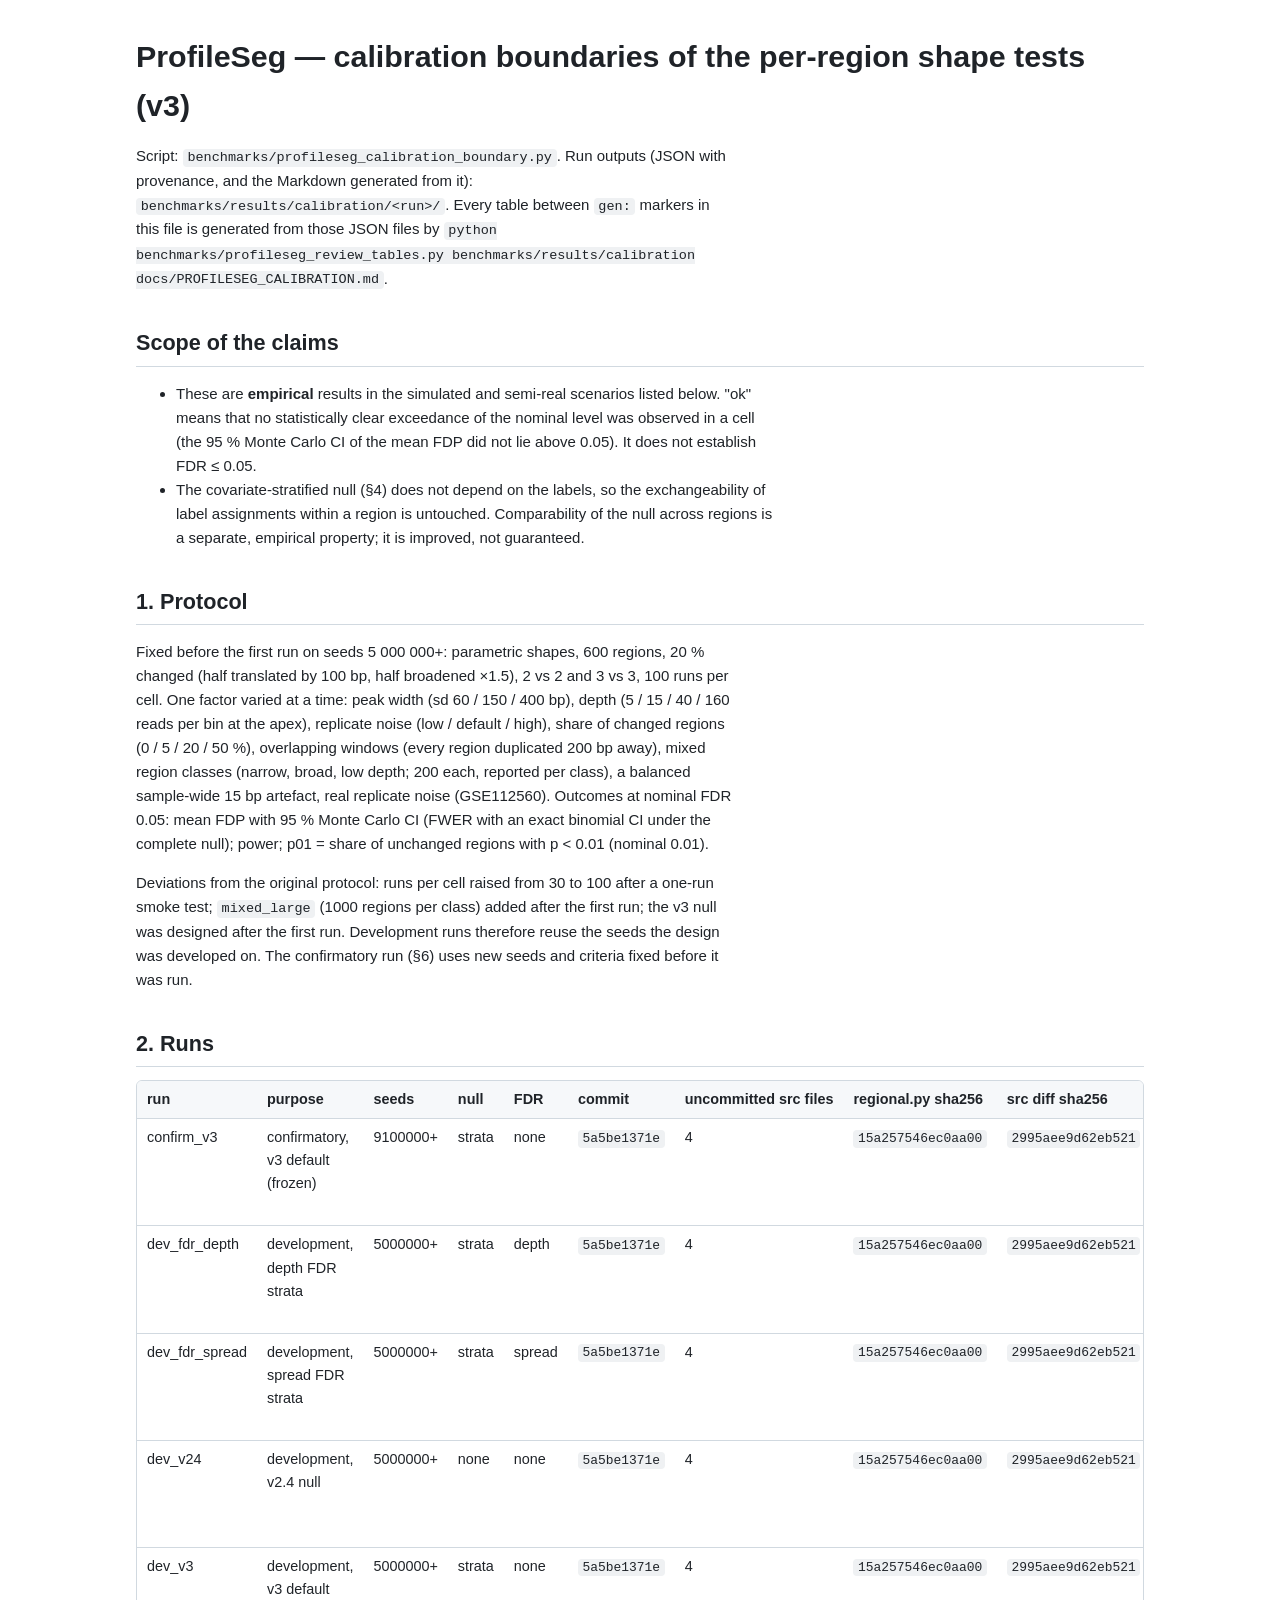
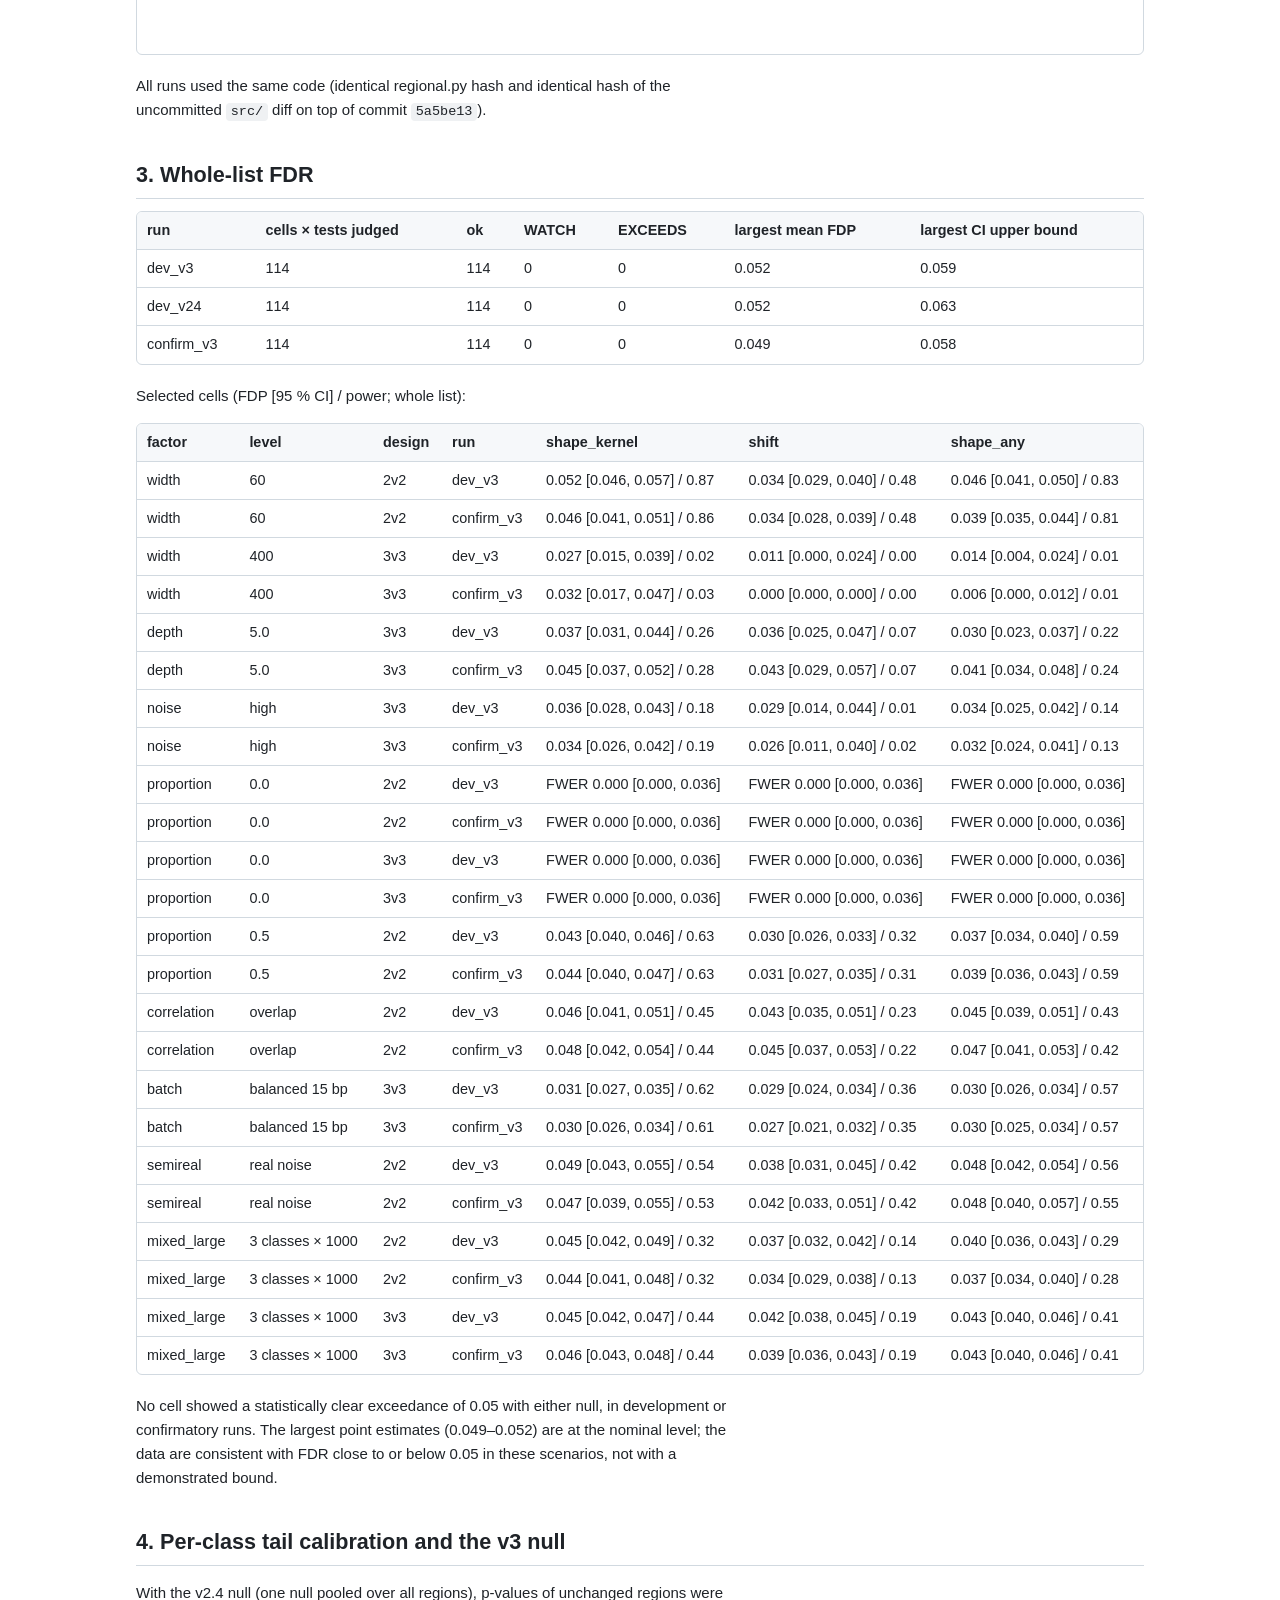
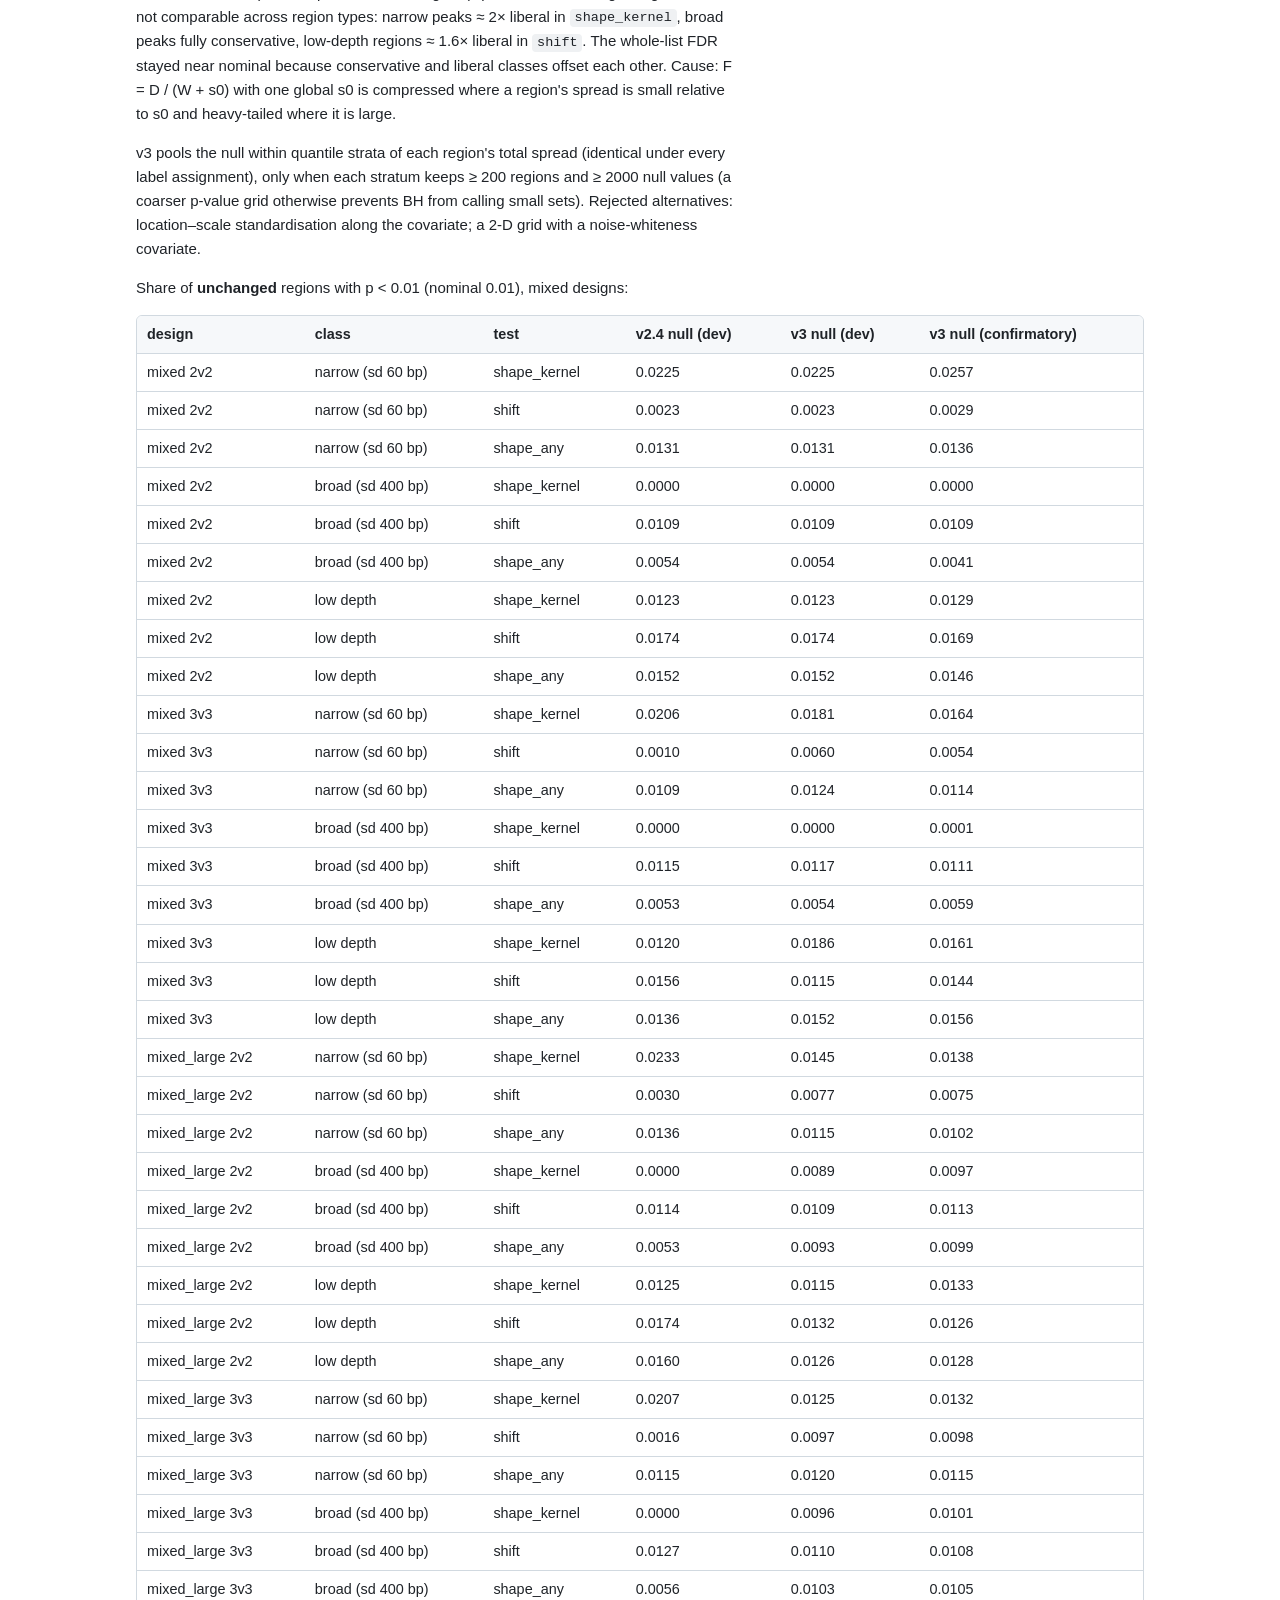
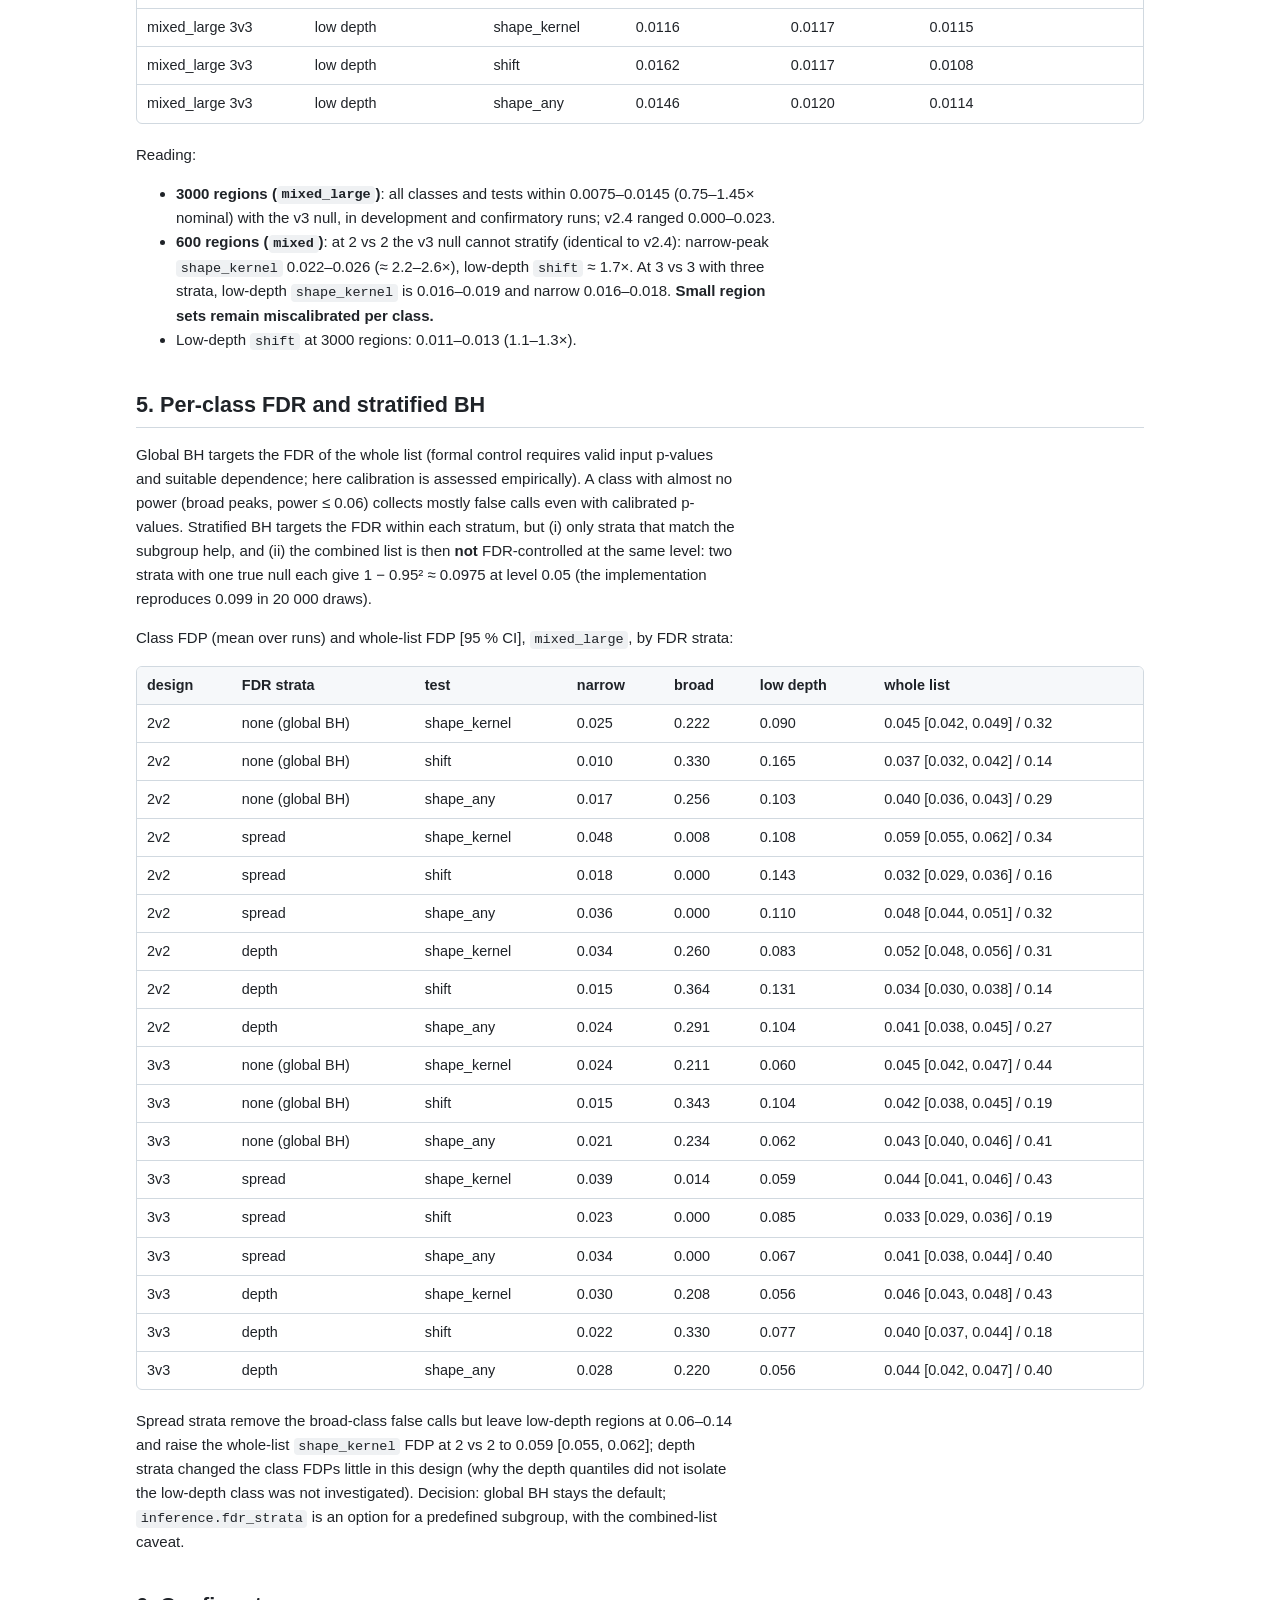
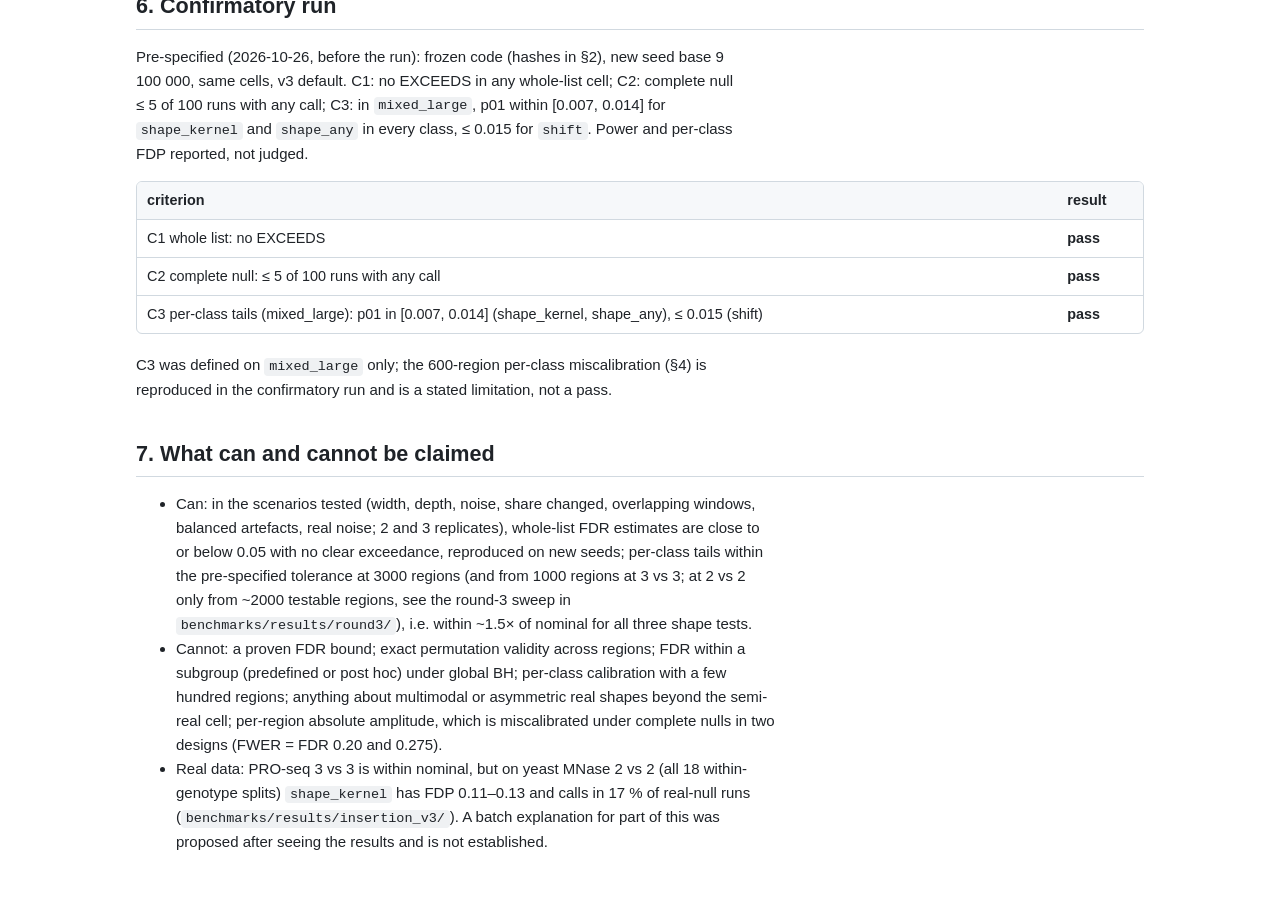
<file: docs/PROFILESEG_CALIBRATION.html>
<!doctype html>
<html lang="en">
<head>
<meta charset="utf-8">
<meta name="viewport" content="width=device-width, initial-scale=1">
<title>Calibration boundaries of the per-region shape tests (v3)</title>
<style>
:root { --bg:#ffffff; --fg:#1f2328; --muted:#59636e; --line:#d1d9e0; --head:#f6f8fa; --accent:#0969da; --code:#eff1f3; }
@media (prefers-color-scheme: dark) { :root:not([data-theme="light"]) {
  --bg:#0d1117; --fg:#e6edf3; --muted:#9198a1; --line:#3d444d; --head:#151b23; --accent:#4493f8; --code:#262c36; } }
:root[data-theme="dark"] { --bg:#0d1117; --fg:#e6edf3; --muted:#9198a1; --line:#3d444d; --head:#151b23; --accent:#4493f8; --code:#262c36; }
* { box-sizing: border-box; }
body { margin:0; background:var(--bg); color:var(--fg);
  font: 15px/1.6 -apple-system, BlinkMacSystemFont, "Segoe UI", Helvetica, Arial, sans-serif; }
main { max-width: 1040px; margin: 0 auto; padding: 32px 16px 64px; }
h1 { font-size: 1.9rem; margin: 0 0 .4rem; }
h2 { font-size: 1.35rem; margin: 2.2rem 0 .6rem; padding-bottom: .3rem; border-bottom: 1px solid var(--line); }
h3 { font-size: 1.1rem; margin: 1.6rem 0 .5rem; }
p, li { max-width: 72ch; }
em { color: var(--muted); }
code { background: var(--code); padding: .1em .35em; border-radius: 4px; font-size: .9em; }
a { color: var(--accent); }
.table { overflow-x: auto; margin: .8rem 0 1.2rem; border: 1px solid var(--line); border-radius: 6px; }
table { border-collapse: collapse; width: 100%; font-size: .9rem; }
th, td { text-align: left; vertical-align: top; padding: 7px 10px; border-bottom: 1px solid var(--line); }
th { background: var(--head); font-weight: 600; white-space: nowrap; }
tr:last-child td { border-bottom: none; }
td strong { color: var(--fg); }
</style>
</head>
<body><main>
<h1>ProfileSeg — calibration boundaries of the per-region shape tests (v3)</h1>
<p>Script: <code>benchmarks/profileseg_calibration_boundary.py</code>. Run outputs (JSON with provenance, and the
Markdown generated from it): <code>benchmarks/results/calibration/&lt;run&gt;/</code>. Every table between <code>gen:</code> markers
in this file is generated from those JSON files by
<code>python benchmarks/profileseg_review_tables.py benchmarks/results/calibration docs/PROFILESEG_CALIBRATION.md</code>.</p>
<h2>Scope of the claims</h2>
<ul>
<li>These are <strong>empirical</strong> results in the simulated and semi-real scenarios listed below. "ok" means
  that no statistically clear exceedance of the nominal level was observed in a cell (the 95 % Monte
  Carlo CI of the mean FDP did not lie above 0.05). It does not establish FDR ≤ 0.05.</li>
<li>The covariate-stratified null (§4) does not depend on the labels, so the exchangeability of label
  assignments within a region is untouched. Comparability of the null across regions is a separate,
  empirical property; it is improved, not guaranteed.</li>
</ul>
<h2>1. Protocol</h2>
<p>Fixed before the first run on seeds 5 000 000+: parametric shapes, 600 regions, 20 % changed (half
translated by 100 bp, half broadened ×1.5), 2 vs 2 and 3 vs 3, 100 runs per cell. One factor varied at a
time: peak width (sd 60 / 150 / 400 bp), depth (5 / 15 / 40 / 160 reads per bin at the apex), replicate
noise (low / default / high), share of changed regions (0 / 5 / 20 / 50 %), overlapping windows (every
region duplicated 200 bp away), mixed region classes (narrow, broad, low depth; 200 each, reported per
class), a balanced sample-wide 15 bp artefact, real replicate noise (GSE112560). Outcomes at nominal FDR
0.05: mean FDP with 95 % Monte Carlo CI (FWER with an exact binomial CI under the complete null); power;
p01 = share of unchanged regions with p &lt; 0.01 (nominal 0.01).</p>
<p>Deviations from the original protocol: runs per cell raised from 30 to 100 after a one-run smoke test;
<code>mixed_large</code> (1000 regions per class) added after the first run; the v3 null was designed after the
first run. Development runs therefore reuse the seeds the design was developed on. The confirmatory run
(§6) uses new seeds and criteria fixed before it was run.</p>
<h2>2. Runs</h2>
<!-- gen:provenance -->
<div class="table"><table>
<thead>
<tr>
<th>run</th>
<th>purpose</th>
<th>seeds</th>
<th>null</th>
<th>FDR</th>
<th>commit</th>
<th>uncommitted src files</th>
<th>regional.py sha256</th>
<th>src diff sha256</th>
<th>started → finished</th>
</tr>
</thead>
<tbody>
<tr>
<td>confirm_v3</td>
<td>confirmatory, v3 default (frozen)</td>
<td>9100000+</td>
<td>strata</td>
<td>none</td>
<td><code>5a5be1371e</code></td>
<td>4</td>
<td><code>15a257546ec0aa00</code></td>
<td><code>2995aee9d62eb521</code></td>
<td>2026-10-26T21:05:10 → 2026-10-26T21:17:20</td>
</tr>
<tr>
<td>dev_fdr_depth</td>
<td>development, depth FDR strata</td>
<td>5000000+</td>
<td>strata</td>
<td>depth</td>
<td><code>5a5be1371e</code></td>
<td>4</td>
<td><code>15a257546ec0aa00</code></td>
<td><code>2995aee9d62eb521</code></td>
<td>2026-10-26T21:01:48 → 2026-10-26T21:05:09</td>
</tr>
<tr>
<td>dev_fdr_spread</td>
<td>development, spread FDR strata</td>
<td>5000000+</td>
<td>strata</td>
<td>spread</td>
<td><code>5a5be1371e</code></td>
<td>4</td>
<td><code>15a257546ec0aa00</code></td>
<td><code>2995aee9d62eb521</code></td>
<td>2026-10-26T20:58:23 → 2026-10-26T21:01:46</td>
</tr>
<tr>
<td>dev_v24</td>
<td>development, v2.4 null</td>
<td>5000000+</td>
<td>none</td>
<td>none</td>
<td><code>5a5be1371e</code></td>
<td>4</td>
<td><code>15a257546ec0aa00</code></td>
<td><code>2995aee9d62eb521</code></td>
<td>2026-10-26T20:46:07 → 2026-10-26T20:58:22</td>
</tr>
<tr>
<td>dev_v3</td>
<td>development, v3 default</td>
<td>5000000+</td>
<td>strata</td>
<td>none</td>
<td><code>5a5be1371e</code></td>
<td>4</td>
<td><code>15a257546ec0aa00</code></td>
<td><code>2995aee9d62eb521</code></td>
<td>2026-10-26T20:33:37 → 2026-10-26T20:46:06</td>
</tr>
</tbody>
</table></div>
<!-- /gen:provenance -->

<p>All runs used the same code (identical regional.py hash and identical hash of the uncommitted <code>src/</code>
diff on top of commit <code>5a5be13</code>).</p>
<h2>3. Whole-list FDR</h2>
<!-- gen:wholelist -->
<div class="table"><table>
<thead>
<tr>
<th>run</th>
<th>cells × tests judged</th>
<th>ok</th>
<th>WATCH</th>
<th>EXCEEDS</th>
<th>largest mean FDP</th>
<th>largest CI upper bound</th>
</tr>
</thead>
<tbody>
<tr>
<td>dev_v3</td>
<td>114</td>
<td>114</td>
<td>0</td>
<td>0</td>
<td>0.052</td>
<td>0.059</td>
</tr>
<tr>
<td>dev_v24</td>
<td>114</td>
<td>114</td>
<td>0</td>
<td>0</td>
<td>0.052</td>
<td>0.063</td>
</tr>
<tr>
<td>confirm_v3</td>
<td>114</td>
<td>114</td>
<td>0</td>
<td>0</td>
<td>0.049</td>
<td>0.058</td>
</tr>
</tbody>
</table></div>
<p>Selected cells (FDP [95 % CI] / power; whole list):</p>
<div class="table"><table>
<thead>
<tr>
<th>factor</th>
<th>level</th>
<th>design</th>
<th>run</th>
<th>shape_kernel</th>
<th>shift</th>
<th>shape_any</th>
</tr>
</thead>
<tbody>
<tr>
<td>width</td>
<td>60</td>
<td>2v2</td>
<td>dev_v3</td>
<td>0.052 [0.046, 0.057] / 0.87</td>
<td>0.034 [0.029, 0.040] / 0.48</td>
<td>0.046 [0.041, 0.050] / 0.83</td>
</tr>
<tr>
<td>width</td>
<td>60</td>
<td>2v2</td>
<td>confirm_v3</td>
<td>0.046 [0.041, 0.051] / 0.86</td>
<td>0.034 [0.028, 0.039] / 0.48</td>
<td>0.039 [0.035, 0.044] / 0.81</td>
</tr>
<tr>
<td>width</td>
<td>400</td>
<td>3v3</td>
<td>dev_v3</td>
<td>0.027 [0.015, 0.039] / 0.02</td>
<td>0.011 [0.000, 0.024] / 0.00</td>
<td>0.014 [0.004, 0.024] / 0.01</td>
</tr>
<tr>
<td>width</td>
<td>400</td>
<td>3v3</td>
<td>confirm_v3</td>
<td>0.032 [0.017, 0.047] / 0.03</td>
<td>0.000 [0.000, 0.000] / 0.00</td>
<td>0.006 [0.000, 0.012] / 0.01</td>
</tr>
<tr>
<td>depth</td>
<td>5.0</td>
<td>3v3</td>
<td>dev_v3</td>
<td>0.037 [0.031, 0.044] / 0.26</td>
<td>0.036 [0.025, 0.047] / 0.07</td>
<td>0.030 [0.023, 0.037] / 0.22</td>
</tr>
<tr>
<td>depth</td>
<td>5.0</td>
<td>3v3</td>
<td>confirm_v3</td>
<td>0.045 [0.037, 0.052] / 0.28</td>
<td>0.043 [0.029, 0.057] / 0.07</td>
<td>0.041 [0.034, 0.048] / 0.24</td>
</tr>
<tr>
<td>noise</td>
<td>high</td>
<td>3v3</td>
<td>dev_v3</td>
<td>0.036 [0.028, 0.043] / 0.18</td>
<td>0.029 [0.014, 0.044] / 0.01</td>
<td>0.034 [0.025, 0.042] / 0.14</td>
</tr>
<tr>
<td>noise</td>
<td>high</td>
<td>3v3</td>
<td>confirm_v3</td>
<td>0.034 [0.026, 0.042] / 0.19</td>
<td>0.026 [0.011, 0.040] / 0.02</td>
<td>0.032 [0.024, 0.041] / 0.13</td>
</tr>
<tr>
<td>proportion</td>
<td>0.0</td>
<td>2v2</td>
<td>dev_v3</td>
<td>FWER 0.000 [0.000, 0.036]</td>
<td>FWER 0.000 [0.000, 0.036]</td>
<td>FWER 0.000 [0.000, 0.036]</td>
</tr>
<tr>
<td>proportion</td>
<td>0.0</td>
<td>2v2</td>
<td>confirm_v3</td>
<td>FWER 0.000 [0.000, 0.036]</td>
<td>FWER 0.000 [0.000, 0.036]</td>
<td>FWER 0.000 [0.000, 0.036]</td>
</tr>
<tr>
<td>proportion</td>
<td>0.0</td>
<td>3v3</td>
<td>dev_v3</td>
<td>FWER 0.000 [0.000, 0.036]</td>
<td>FWER 0.000 [0.000, 0.036]</td>
<td>FWER 0.000 [0.000, 0.036]</td>
</tr>
<tr>
<td>proportion</td>
<td>0.0</td>
<td>3v3</td>
<td>confirm_v3</td>
<td>FWER 0.000 [0.000, 0.036]</td>
<td>FWER 0.000 [0.000, 0.036]</td>
<td>FWER 0.000 [0.000, 0.036]</td>
</tr>
<tr>
<td>proportion</td>
<td>0.5</td>
<td>2v2</td>
<td>dev_v3</td>
<td>0.043 [0.040, 0.046] / 0.63</td>
<td>0.030 [0.026, 0.033] / 0.32</td>
<td>0.037 [0.034, 0.040] / 0.59</td>
</tr>
<tr>
<td>proportion</td>
<td>0.5</td>
<td>2v2</td>
<td>confirm_v3</td>
<td>0.044 [0.040, 0.047] / 0.63</td>
<td>0.031 [0.027, 0.035] / 0.31</td>
<td>0.039 [0.036, 0.043] / 0.59</td>
</tr>
<tr>
<td>correlation</td>
<td>overlap</td>
<td>2v2</td>
<td>dev_v3</td>
<td>0.046 [0.041, 0.051] / 0.45</td>
<td>0.043 [0.035, 0.051] / 0.23</td>
<td>0.045 [0.039, 0.051] / 0.43</td>
</tr>
<tr>
<td>correlation</td>
<td>overlap</td>
<td>2v2</td>
<td>confirm_v3</td>
<td>0.048 [0.042, 0.054] / 0.44</td>
<td>0.045 [0.037, 0.053] / 0.22</td>
<td>0.047 [0.041, 0.053] / 0.42</td>
</tr>
<tr>
<td>batch</td>
<td>balanced 15 bp</td>
<td>3v3</td>
<td>dev_v3</td>
<td>0.031 [0.027, 0.035] / 0.62</td>
<td>0.029 [0.024, 0.034] / 0.36</td>
<td>0.030 [0.026, 0.034] / 0.57</td>
</tr>
<tr>
<td>batch</td>
<td>balanced 15 bp</td>
<td>3v3</td>
<td>confirm_v3</td>
<td>0.030 [0.026, 0.034] / 0.61</td>
<td>0.027 [0.021, 0.032] / 0.35</td>
<td>0.030 [0.025, 0.034] / 0.57</td>
</tr>
<tr>
<td>semireal</td>
<td>real noise</td>
<td>2v2</td>
<td>dev_v3</td>
<td>0.049 [0.043, 0.055] / 0.54</td>
<td>0.038 [0.031, 0.045] / 0.42</td>
<td>0.048 [0.042, 0.054] / 0.56</td>
</tr>
<tr>
<td>semireal</td>
<td>real noise</td>
<td>2v2</td>
<td>confirm_v3</td>
<td>0.047 [0.039, 0.055] / 0.53</td>
<td>0.042 [0.033, 0.051] / 0.42</td>
<td>0.048 [0.040, 0.057] / 0.55</td>
</tr>
<tr>
<td>mixed_large</td>
<td>3 classes × 1000</td>
<td>2v2</td>
<td>dev_v3</td>
<td>0.045 [0.042, 0.049] / 0.32</td>
<td>0.037 [0.032, 0.042] / 0.14</td>
<td>0.040 [0.036, 0.043] / 0.29</td>
</tr>
<tr>
<td>mixed_large</td>
<td>3 classes × 1000</td>
<td>2v2</td>
<td>confirm_v3</td>
<td>0.044 [0.041, 0.048] / 0.32</td>
<td>0.034 [0.029, 0.038] / 0.13</td>
<td>0.037 [0.034, 0.040] / 0.28</td>
</tr>
<tr>
<td>mixed_large</td>
<td>3 classes × 1000</td>
<td>3v3</td>
<td>dev_v3</td>
<td>0.045 [0.042, 0.047] / 0.44</td>
<td>0.042 [0.038, 0.045] / 0.19</td>
<td>0.043 [0.040, 0.046] / 0.41</td>
</tr>
<tr>
<td>mixed_large</td>
<td>3 classes × 1000</td>
<td>3v3</td>
<td>confirm_v3</td>
<td>0.046 [0.043, 0.048] / 0.44</td>
<td>0.039 [0.036, 0.043] / 0.19</td>
<td>0.043 [0.040, 0.046] / 0.41</td>
</tr>
</tbody>
</table></div>
<!-- /gen:wholelist -->

<p>No cell showed a statistically clear exceedance of 0.05 with either null, in development or
confirmatory runs. The largest point estimates (0.049–0.052) are at the nominal level; the data are
consistent with FDR close to or below 0.05 in these scenarios, not with a demonstrated bound.</p>
<h2>4. Per-class tail calibration and the v3 null</h2>
<p>With the v2.4 null (one null pooled over all regions), p-values of unchanged regions were not
comparable across region types: narrow peaks ≈ 2× liberal in <code>shape_kernel</code>, broad peaks fully
conservative, low-depth regions ≈ 1.6× liberal in <code>shift</code>. The whole-list FDR stayed near nominal
because conservative and liberal classes offset each other. Cause: F = D / (W + s0) with one global s0 is
compressed where a region's spread is small relative to s0 and heavy-tailed where it is large.</p>
<p>v3 pools the null within quantile strata of each region's total spread (identical under every label
assignment), only when each stratum keeps ≥ 200 regions and ≥ 2000 null values (a coarser p-value grid
otherwise prevents BH from calling small sets). Rejected alternatives: location–scale standardisation
along the covariate; a 2-D grid with a noise-whiteness covariate.</p>
<!-- gen:perclass -->
<p>Share of <strong>unchanged</strong> regions with p &lt; 0.01 (nominal 0.01), mixed designs:</p>
<div class="table"><table>
<thead>
<tr>
<th>design</th>
<th>class</th>
<th>test</th>
<th>v2.4 null (dev)</th>
<th>v3 null (dev)</th>
<th>v3 null (confirmatory)</th>
</tr>
</thead>
<tbody>
<tr>
<td>mixed 2v2</td>
<td>narrow (sd 60 bp)</td>
<td>shape_kernel</td>
<td>0.0225</td>
<td>0.0225</td>
<td>0.0257</td>
</tr>
<tr>
<td>mixed 2v2</td>
<td>narrow (sd 60 bp)</td>
<td>shift</td>
<td>0.0023</td>
<td>0.0023</td>
<td>0.0029</td>
</tr>
<tr>
<td>mixed 2v2</td>
<td>narrow (sd 60 bp)</td>
<td>shape_any</td>
<td>0.0131</td>
<td>0.0131</td>
<td>0.0136</td>
</tr>
<tr>
<td>mixed 2v2</td>
<td>broad (sd 400 bp)</td>
<td>shape_kernel</td>
<td>0.0000</td>
<td>0.0000</td>
<td>0.0000</td>
</tr>
<tr>
<td>mixed 2v2</td>
<td>broad (sd 400 bp)</td>
<td>shift</td>
<td>0.0109</td>
<td>0.0109</td>
<td>0.0109</td>
</tr>
<tr>
<td>mixed 2v2</td>
<td>broad (sd 400 bp)</td>
<td>shape_any</td>
<td>0.0054</td>
<td>0.0054</td>
<td>0.0041</td>
</tr>
<tr>
<td>mixed 2v2</td>
<td>low depth</td>
<td>shape_kernel</td>
<td>0.0123</td>
<td>0.0123</td>
<td>0.0129</td>
</tr>
<tr>
<td>mixed 2v2</td>
<td>low depth</td>
<td>shift</td>
<td>0.0174</td>
<td>0.0174</td>
<td>0.0169</td>
</tr>
<tr>
<td>mixed 2v2</td>
<td>low depth</td>
<td>shape_any</td>
<td>0.0152</td>
<td>0.0152</td>
<td>0.0146</td>
</tr>
<tr>
<td>mixed 3v3</td>
<td>narrow (sd 60 bp)</td>
<td>shape_kernel</td>
<td>0.0206</td>
<td>0.0181</td>
<td>0.0164</td>
</tr>
<tr>
<td>mixed 3v3</td>
<td>narrow (sd 60 bp)</td>
<td>shift</td>
<td>0.0010</td>
<td>0.0060</td>
<td>0.0054</td>
</tr>
<tr>
<td>mixed 3v3</td>
<td>narrow (sd 60 bp)</td>
<td>shape_any</td>
<td>0.0109</td>
<td>0.0124</td>
<td>0.0114</td>
</tr>
<tr>
<td>mixed 3v3</td>
<td>broad (sd 400 bp)</td>
<td>shape_kernel</td>
<td>0.0000</td>
<td>0.0000</td>
<td>0.0001</td>
</tr>
<tr>
<td>mixed 3v3</td>
<td>broad (sd 400 bp)</td>
<td>shift</td>
<td>0.0115</td>
<td>0.0117</td>
<td>0.0111</td>
</tr>
<tr>
<td>mixed 3v3</td>
<td>broad (sd 400 bp)</td>
<td>shape_any</td>
<td>0.0053</td>
<td>0.0054</td>
<td>0.0059</td>
</tr>
<tr>
<td>mixed 3v3</td>
<td>low depth</td>
<td>shape_kernel</td>
<td>0.0120</td>
<td>0.0186</td>
<td>0.0161</td>
</tr>
<tr>
<td>mixed 3v3</td>
<td>low depth</td>
<td>shift</td>
<td>0.0156</td>
<td>0.0115</td>
<td>0.0144</td>
</tr>
<tr>
<td>mixed 3v3</td>
<td>low depth</td>
<td>shape_any</td>
<td>0.0136</td>
<td>0.0152</td>
<td>0.0156</td>
</tr>
<tr>
<td>mixed_large 2v2</td>
<td>narrow (sd 60 bp)</td>
<td>shape_kernel</td>
<td>0.0233</td>
<td>0.0145</td>
<td>0.0138</td>
</tr>
<tr>
<td>mixed_large 2v2</td>
<td>narrow (sd 60 bp)</td>
<td>shift</td>
<td>0.0030</td>
<td>0.0077</td>
<td>0.0075</td>
</tr>
<tr>
<td>mixed_large 2v2</td>
<td>narrow (sd 60 bp)</td>
<td>shape_any</td>
<td>0.0136</td>
<td>0.0115</td>
<td>0.0102</td>
</tr>
<tr>
<td>mixed_large 2v2</td>
<td>broad (sd 400 bp)</td>
<td>shape_kernel</td>
<td>0.0000</td>
<td>0.0089</td>
<td>0.0097</td>
</tr>
<tr>
<td>mixed_large 2v2</td>
<td>broad (sd 400 bp)</td>
<td>shift</td>
<td>0.0114</td>
<td>0.0109</td>
<td>0.0113</td>
</tr>
<tr>
<td>mixed_large 2v2</td>
<td>broad (sd 400 bp)</td>
<td>shape_any</td>
<td>0.0053</td>
<td>0.0093</td>
<td>0.0099</td>
</tr>
<tr>
<td>mixed_large 2v2</td>
<td>low depth</td>
<td>shape_kernel</td>
<td>0.0125</td>
<td>0.0115</td>
<td>0.0133</td>
</tr>
<tr>
<td>mixed_large 2v2</td>
<td>low depth</td>
<td>shift</td>
<td>0.0174</td>
<td>0.0132</td>
<td>0.0126</td>
</tr>
<tr>
<td>mixed_large 2v2</td>
<td>low depth</td>
<td>shape_any</td>
<td>0.0160</td>
<td>0.0126</td>
<td>0.0128</td>
</tr>
<tr>
<td>mixed_large 3v3</td>
<td>narrow (sd 60 bp)</td>
<td>shape_kernel</td>
<td>0.0207</td>
<td>0.0125</td>
<td>0.0132</td>
</tr>
<tr>
<td>mixed_large 3v3</td>
<td>narrow (sd 60 bp)</td>
<td>shift</td>
<td>0.0016</td>
<td>0.0097</td>
<td>0.0098</td>
</tr>
<tr>
<td>mixed_large 3v3</td>
<td>narrow (sd 60 bp)</td>
<td>shape_any</td>
<td>0.0115</td>
<td>0.0120</td>
<td>0.0115</td>
</tr>
<tr>
<td>mixed_large 3v3</td>
<td>broad (sd 400 bp)</td>
<td>shape_kernel</td>
<td>0.0000</td>
<td>0.0096</td>
<td>0.0101</td>
</tr>
<tr>
<td>mixed_large 3v3</td>
<td>broad (sd 400 bp)</td>
<td>shift</td>
<td>0.0127</td>
<td>0.0110</td>
<td>0.0108</td>
</tr>
<tr>
<td>mixed_large 3v3</td>
<td>broad (sd 400 bp)</td>
<td>shape_any</td>
<td>0.0056</td>
<td>0.0103</td>
<td>0.0105</td>
</tr>
<tr>
<td>mixed_large 3v3</td>
<td>low depth</td>
<td>shape_kernel</td>
<td>0.0116</td>
<td>0.0117</td>
<td>0.0115</td>
</tr>
<tr>
<td>mixed_large 3v3</td>
<td>low depth</td>
<td>shift</td>
<td>0.0162</td>
<td>0.0117</td>
<td>0.0108</td>
</tr>
<tr>
<td>mixed_large 3v3</td>
<td>low depth</td>
<td>shape_any</td>
<td>0.0146</td>
<td>0.0120</td>
<td>0.0114</td>
</tr>
</tbody>
</table></div>
<!-- /gen:perclass -->

<p>Reading:</p>
<ul>
<li><strong>3000 regions (<code>mixed_large</code>)</strong>: all classes and tests within 0.0075–0.0145 (0.75–1.45× nominal)
  with the v3 null, in development and confirmatory runs; v2.4 ranged 0.000–0.023.</li>
<li><strong>600 regions (<code>mixed</code>)</strong>: at 2 vs 2 the v3 null cannot stratify (identical to v2.4): narrow-peak
  <code>shape_kernel</code> 0.022–0.026 (≈ 2.2–2.6×), low-depth <code>shift</code> ≈ 1.7×. At 3 vs 3 with three strata,
  low-depth <code>shape_kernel</code> is 0.016–0.019 and narrow 0.016–0.018. <strong>Small region sets remain
  miscalibrated per class.</strong></li>
<li>Low-depth <code>shift</code> at 3000 regions: 0.011–0.013 (1.1–1.3×).</li>
</ul>
<h2>5. Per-class FDR and stratified BH</h2>
<p>Global BH targets the FDR of the whole list (formal control requires valid input p-values and suitable
dependence; here calibration is assessed empirically). A class with almost no power (broad peaks, power ≤ 0.06) collects
mostly false calls even with calibrated p-values. Stratified BH targets the FDR within each stratum, but
(i) only strata that match the subgroup help, and (ii) the combined list is then <strong>not</strong> FDR-controlled
at the same level: two strata with one true null each give 1 − 0.95² ≈ 0.0975 at level 0.05 (the
implementation reproduces 0.099 in 20 000 draws).</p>
<!-- gen:fdrstrata -->
<p>Class FDP (mean over runs) and whole-list FDP [95 % CI], <code>mixed_large</code>, by FDR strata:</p>
<div class="table"><table>
<thead>
<tr>
<th>design</th>
<th>FDR strata</th>
<th>test</th>
<th>narrow</th>
<th>broad</th>
<th>low depth</th>
<th>whole list</th>
</tr>
</thead>
<tbody>
<tr>
<td>2v2</td>
<td>none (global BH)</td>
<td>shape_kernel</td>
<td>0.025</td>
<td>0.222</td>
<td>0.090</td>
<td>0.045 [0.042, 0.049] / 0.32</td>
</tr>
<tr>
<td>2v2</td>
<td>none (global BH)</td>
<td>shift</td>
<td>0.010</td>
<td>0.330</td>
<td>0.165</td>
<td>0.037 [0.032, 0.042] / 0.14</td>
</tr>
<tr>
<td>2v2</td>
<td>none (global BH)</td>
<td>shape_any</td>
<td>0.017</td>
<td>0.256</td>
<td>0.103</td>
<td>0.040 [0.036, 0.043] / 0.29</td>
</tr>
<tr>
<td>2v2</td>
<td>spread</td>
<td>shape_kernel</td>
<td>0.048</td>
<td>0.008</td>
<td>0.108</td>
<td>0.059 [0.055, 0.062] / 0.34</td>
</tr>
<tr>
<td>2v2</td>
<td>spread</td>
<td>shift</td>
<td>0.018</td>
<td>0.000</td>
<td>0.143</td>
<td>0.032 [0.029, 0.036] / 0.16</td>
</tr>
<tr>
<td>2v2</td>
<td>spread</td>
<td>shape_any</td>
<td>0.036</td>
<td>0.000</td>
<td>0.110</td>
<td>0.048 [0.044, 0.051] / 0.32</td>
</tr>
<tr>
<td>2v2</td>
<td>depth</td>
<td>shape_kernel</td>
<td>0.034</td>
<td>0.260</td>
<td>0.083</td>
<td>0.052 [0.048, 0.056] / 0.31</td>
</tr>
<tr>
<td>2v2</td>
<td>depth</td>
<td>shift</td>
<td>0.015</td>
<td>0.364</td>
<td>0.131</td>
<td>0.034 [0.030, 0.038] / 0.14</td>
</tr>
<tr>
<td>2v2</td>
<td>depth</td>
<td>shape_any</td>
<td>0.024</td>
<td>0.291</td>
<td>0.104</td>
<td>0.041 [0.038, 0.045] / 0.27</td>
</tr>
<tr>
<td>3v3</td>
<td>none (global BH)</td>
<td>shape_kernel</td>
<td>0.024</td>
<td>0.211</td>
<td>0.060</td>
<td>0.045 [0.042, 0.047] / 0.44</td>
</tr>
<tr>
<td>3v3</td>
<td>none (global BH)</td>
<td>shift</td>
<td>0.015</td>
<td>0.343</td>
<td>0.104</td>
<td>0.042 [0.038, 0.045] / 0.19</td>
</tr>
<tr>
<td>3v3</td>
<td>none (global BH)</td>
<td>shape_any</td>
<td>0.021</td>
<td>0.234</td>
<td>0.062</td>
<td>0.043 [0.040, 0.046] / 0.41</td>
</tr>
<tr>
<td>3v3</td>
<td>spread</td>
<td>shape_kernel</td>
<td>0.039</td>
<td>0.014</td>
<td>0.059</td>
<td>0.044 [0.041, 0.046] / 0.43</td>
</tr>
<tr>
<td>3v3</td>
<td>spread</td>
<td>shift</td>
<td>0.023</td>
<td>0.000</td>
<td>0.085</td>
<td>0.033 [0.029, 0.036] / 0.19</td>
</tr>
<tr>
<td>3v3</td>
<td>spread</td>
<td>shape_any</td>
<td>0.034</td>
<td>0.000</td>
<td>0.067</td>
<td>0.041 [0.038, 0.044] / 0.40</td>
</tr>
<tr>
<td>3v3</td>
<td>depth</td>
<td>shape_kernel</td>
<td>0.030</td>
<td>0.208</td>
<td>0.056</td>
<td>0.046 [0.043, 0.048] / 0.43</td>
</tr>
<tr>
<td>3v3</td>
<td>depth</td>
<td>shift</td>
<td>0.022</td>
<td>0.330</td>
<td>0.077</td>
<td>0.040 [0.037, 0.044] / 0.18</td>
</tr>
<tr>
<td>3v3</td>
<td>depth</td>
<td>shape_any</td>
<td>0.028</td>
<td>0.220</td>
<td>0.056</td>
<td>0.044 [0.042, 0.047] / 0.40</td>
</tr>
</tbody>
</table></div>
<!-- /gen:fdrstrata -->

<p>Spread strata remove the broad-class false calls but leave low-depth regions at 0.06–0.14 and raise
the whole-list <code>shape_kernel</code> FDP at 2 vs 2 to 0.059 [0.055, 0.062]; depth strata changed the class FDPs
little in this design (why the depth quantiles did not isolate the low-depth class was not investigated). Decision:
global BH stays the default; <code>inference.fdr_strata</code> is an option for a predefined subgroup, with the
combined-list caveat.</p>
<h2>6. Confirmatory run</h2>
<p>Pre-specified (2026-10-26, before the run): frozen code (hashes in §2), new seed base 9 100 000, same
cells, v3 default. C1: no EXCEEDS in any whole-list cell; C2: complete null ≤ 5 of 100 runs with any
call; C3: in <code>mixed_large</code>, p01 within [0.007, 0.014] for <code>shape_kernel</code> and <code>shape_any</code> in every class,
≤ 0.015 for <code>shift</code>. Power and per-class FDP reported, not judged.</p>
<!-- gen:confirm -->
<div class="table"><table>
<thead>
<tr>
<th>criterion</th>
<th>result</th>
</tr>
</thead>
<tbody>
<tr>
<td>C1 whole list: no EXCEEDS</td>
<td><strong>pass</strong></td>
</tr>
<tr>
<td>C2 complete null: ≤ 5 of 100 runs with any call</td>
<td><strong>pass</strong></td>
</tr>
<tr>
<td>C3 per-class tails (mixed_large): p01 in [0.007, 0.014] (shape_kernel, shape_any), ≤ 0.015 (shift)</td>
<td><strong>pass</strong></td>
</tr>
</tbody>
</table></div>
<!-- /gen:confirm -->

<p>C3 was defined on <code>mixed_large</code> only; the 600-region per-class miscalibration (§4) is reproduced in the
confirmatory run and is a stated limitation, not a pass.</p>
<h2>7. What can and cannot be claimed</h2>
<ul>
<li>Can: in the scenarios tested (width, depth, noise, share changed, overlapping windows, balanced
  artefacts, real noise; 2 and 3 replicates), whole-list FDR estimates are close to or below 0.05 with no
  clear exceedance, reproduced on new seeds; per-class tails within the pre-specified tolerance at 3000 regions
  (and from 1000 regions at 3 vs 3; at 2 vs 2 only from ~2000 testable regions, see the round-3 sweep in
  <code>benchmarks/results/round3/</code>), i.e. within
  ~1.5× of nominal for all three shape tests.</li>
<li>Cannot: a proven FDR bound; exact permutation validity across regions; FDR within a subgroup (predefined
  or post hoc) under global BH; per-class calibration with a few hundred regions; anything about
  multimodal or asymmetric real shapes beyond the semi-real cell; per-region absolute amplitude, which is
  miscalibrated under complete nulls in two designs (FWER = FDR 0.20 and 0.275).</li>
<li>Real data: PRO-seq 3 vs 3 is within nominal, but on yeast MNase 2 vs 2 (all 18 within-genotype splits)
  <code>shape_kernel</code> has FDP 0.11–0.13 and calls in 17 % of real-null runs (<code>benchmarks/results/insertion_v3/</code>).
  A batch explanation for part of this was proposed after seeing the results and is not established.</li>
</ul>
</main></body>
</html>
</file>
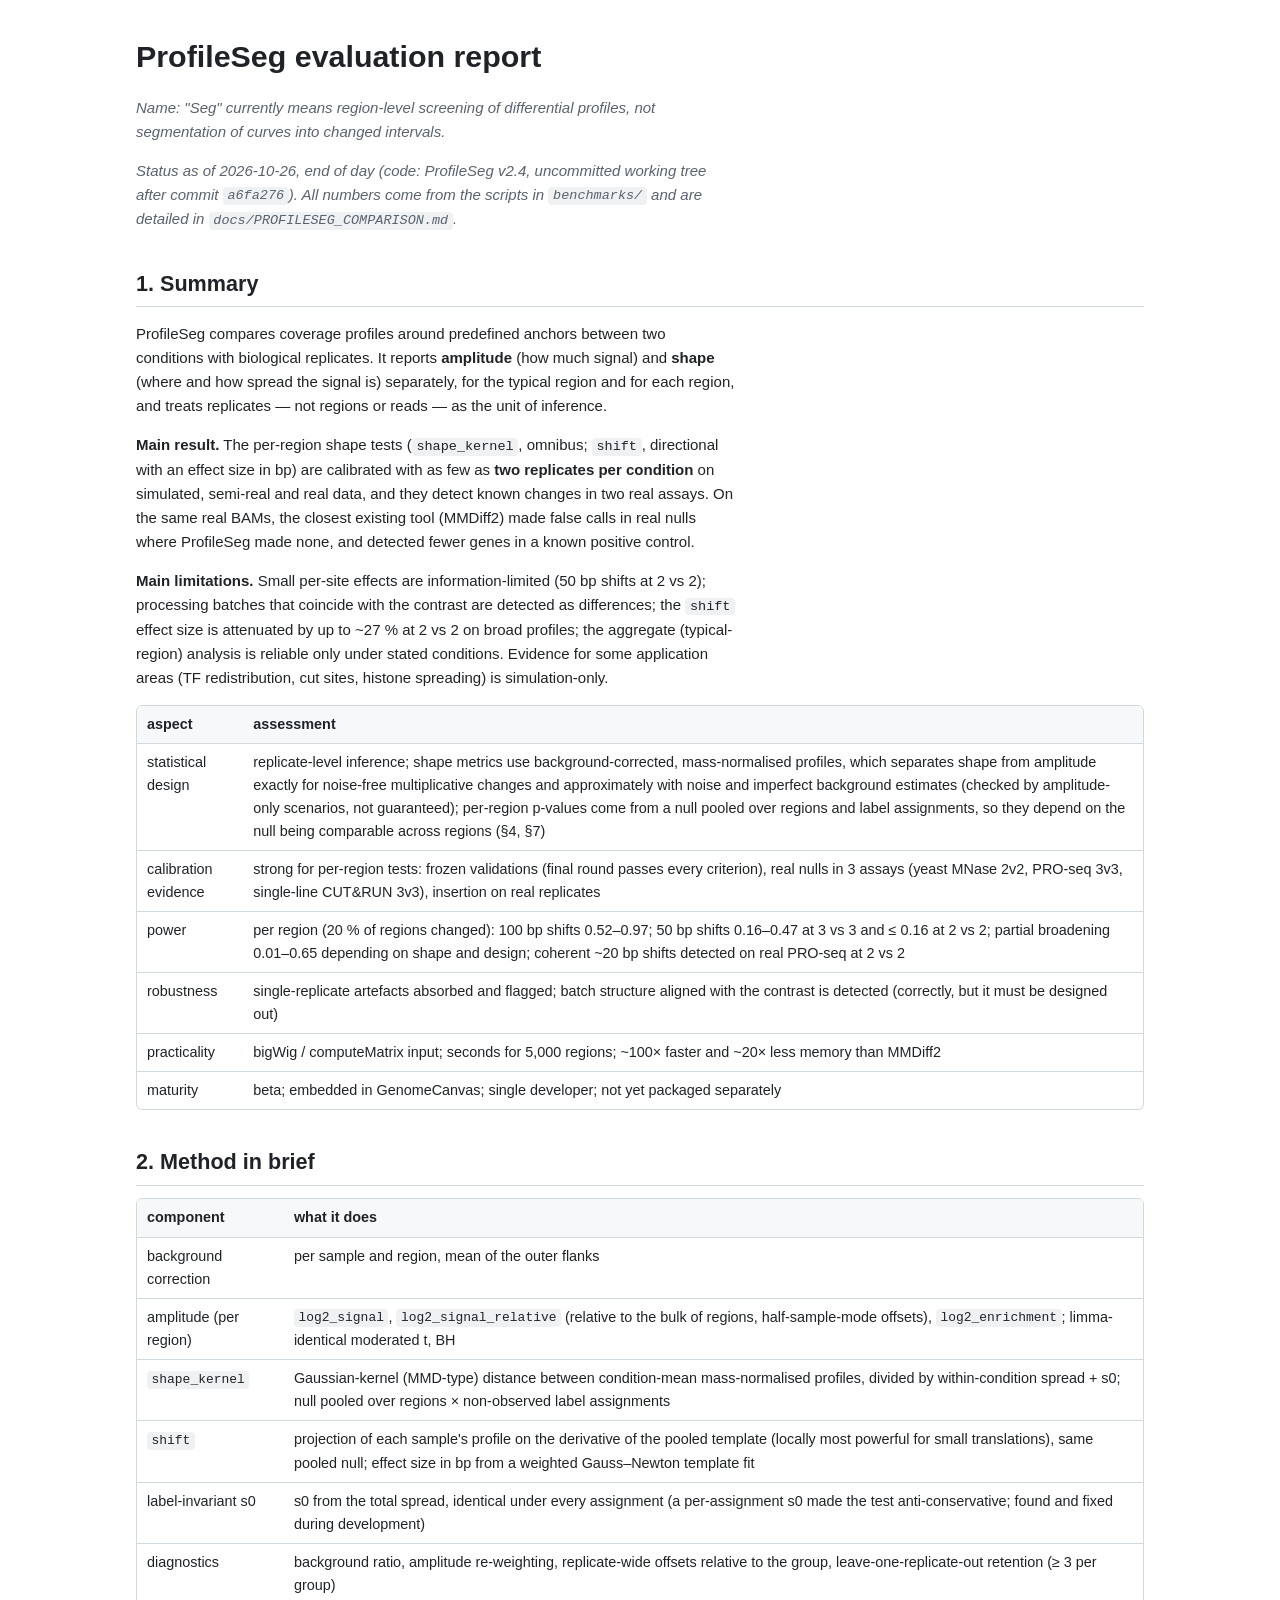
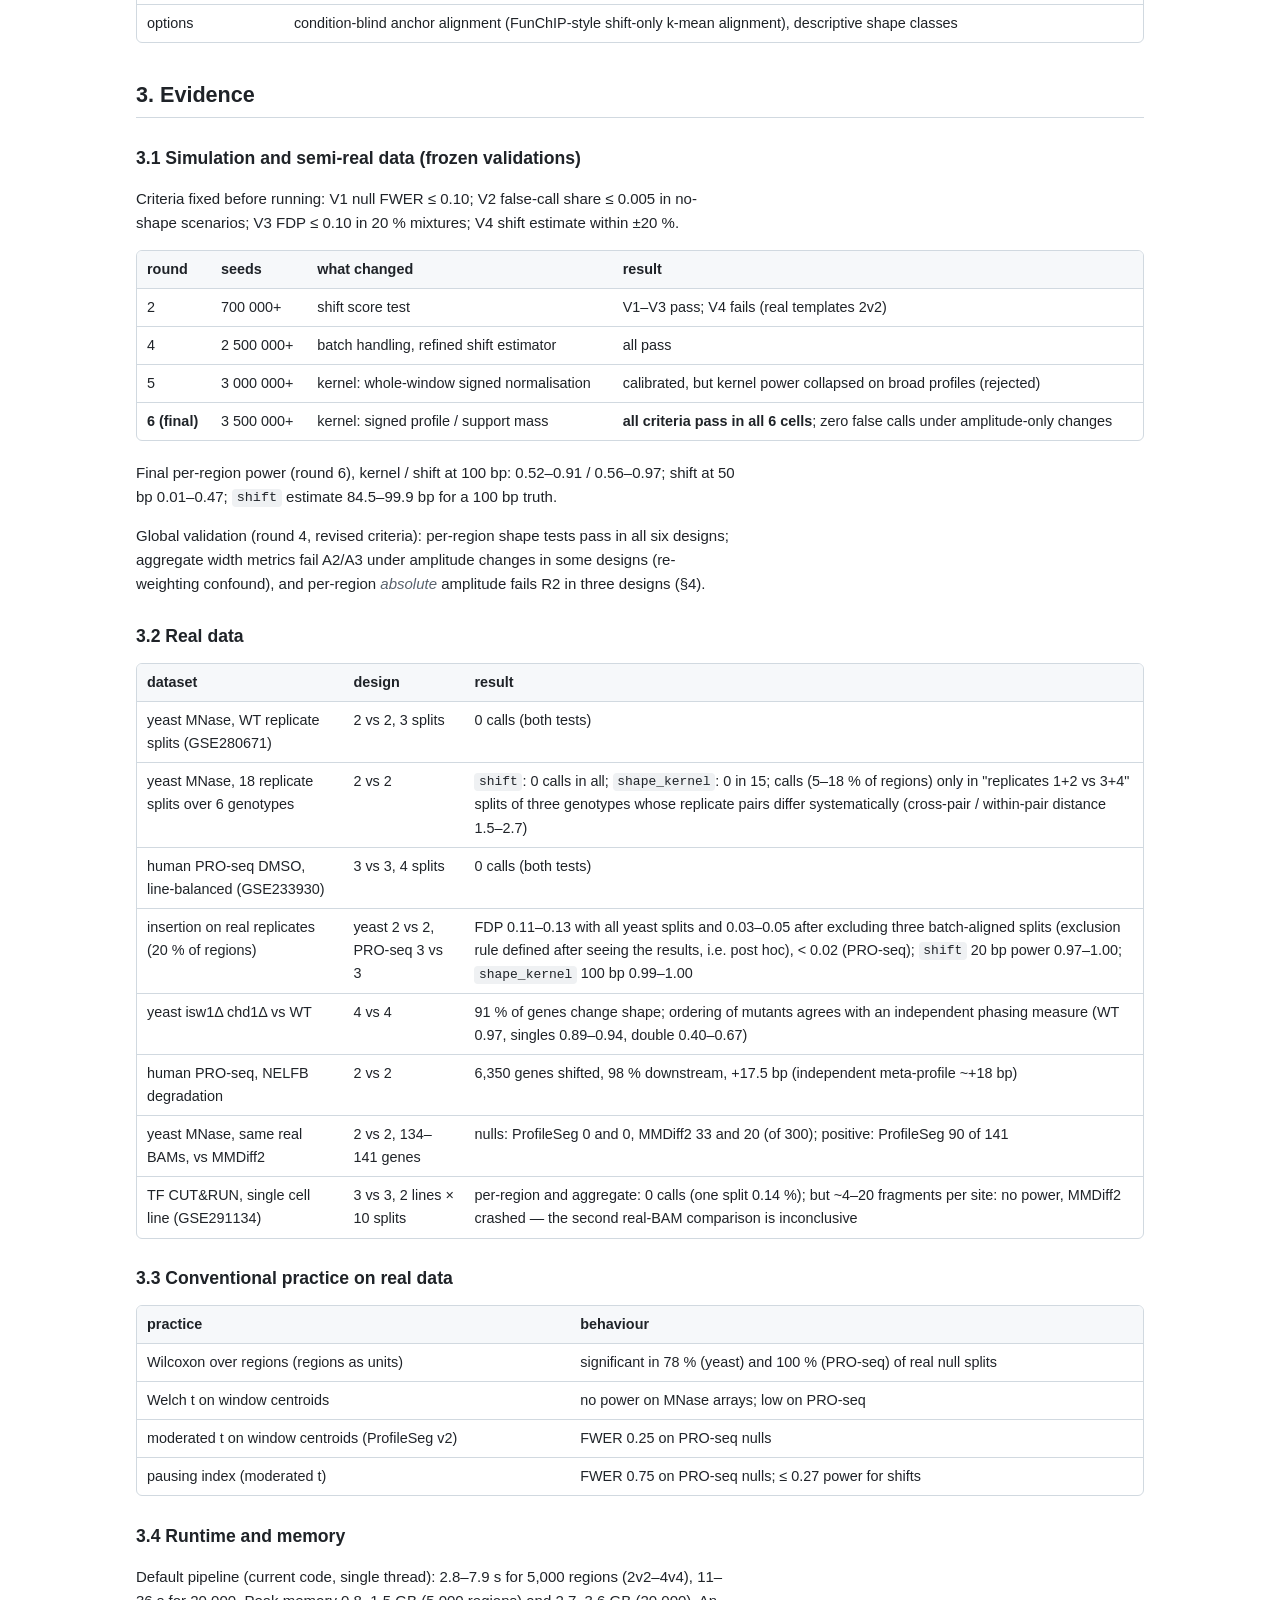
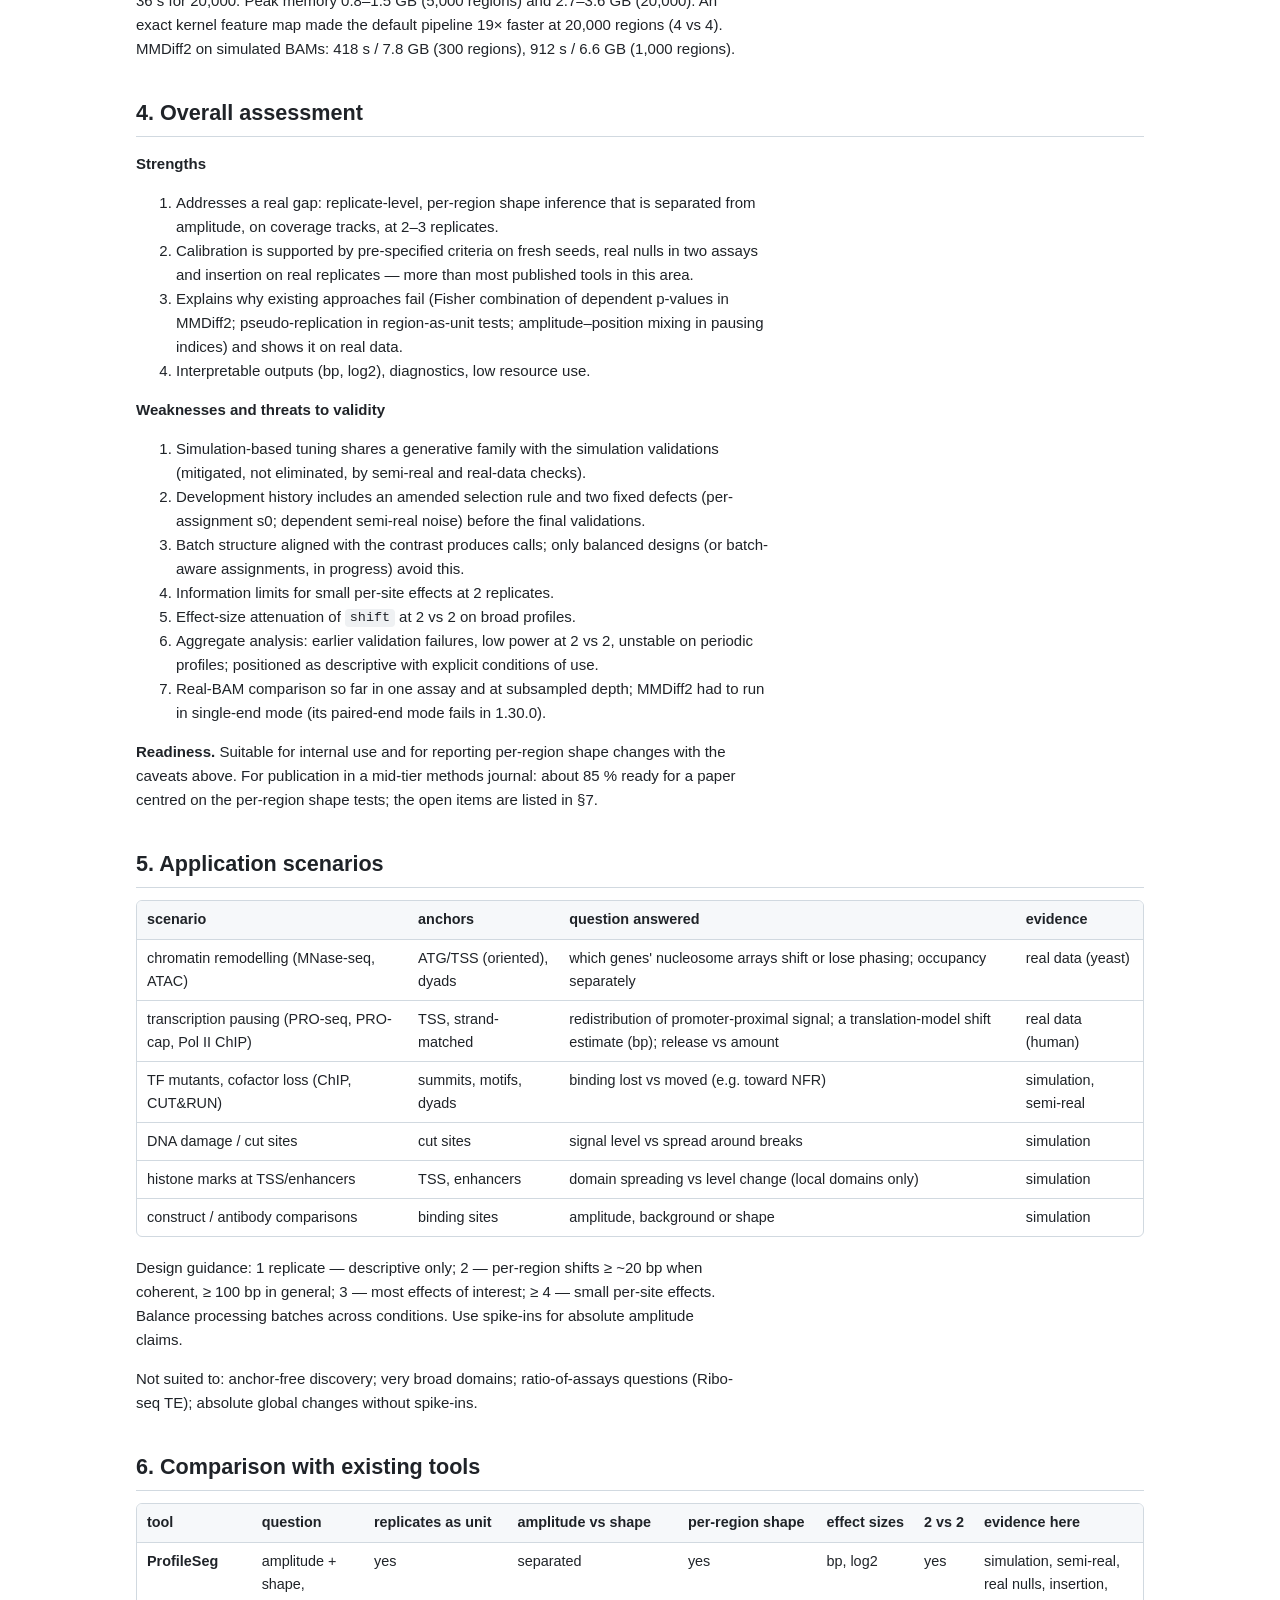
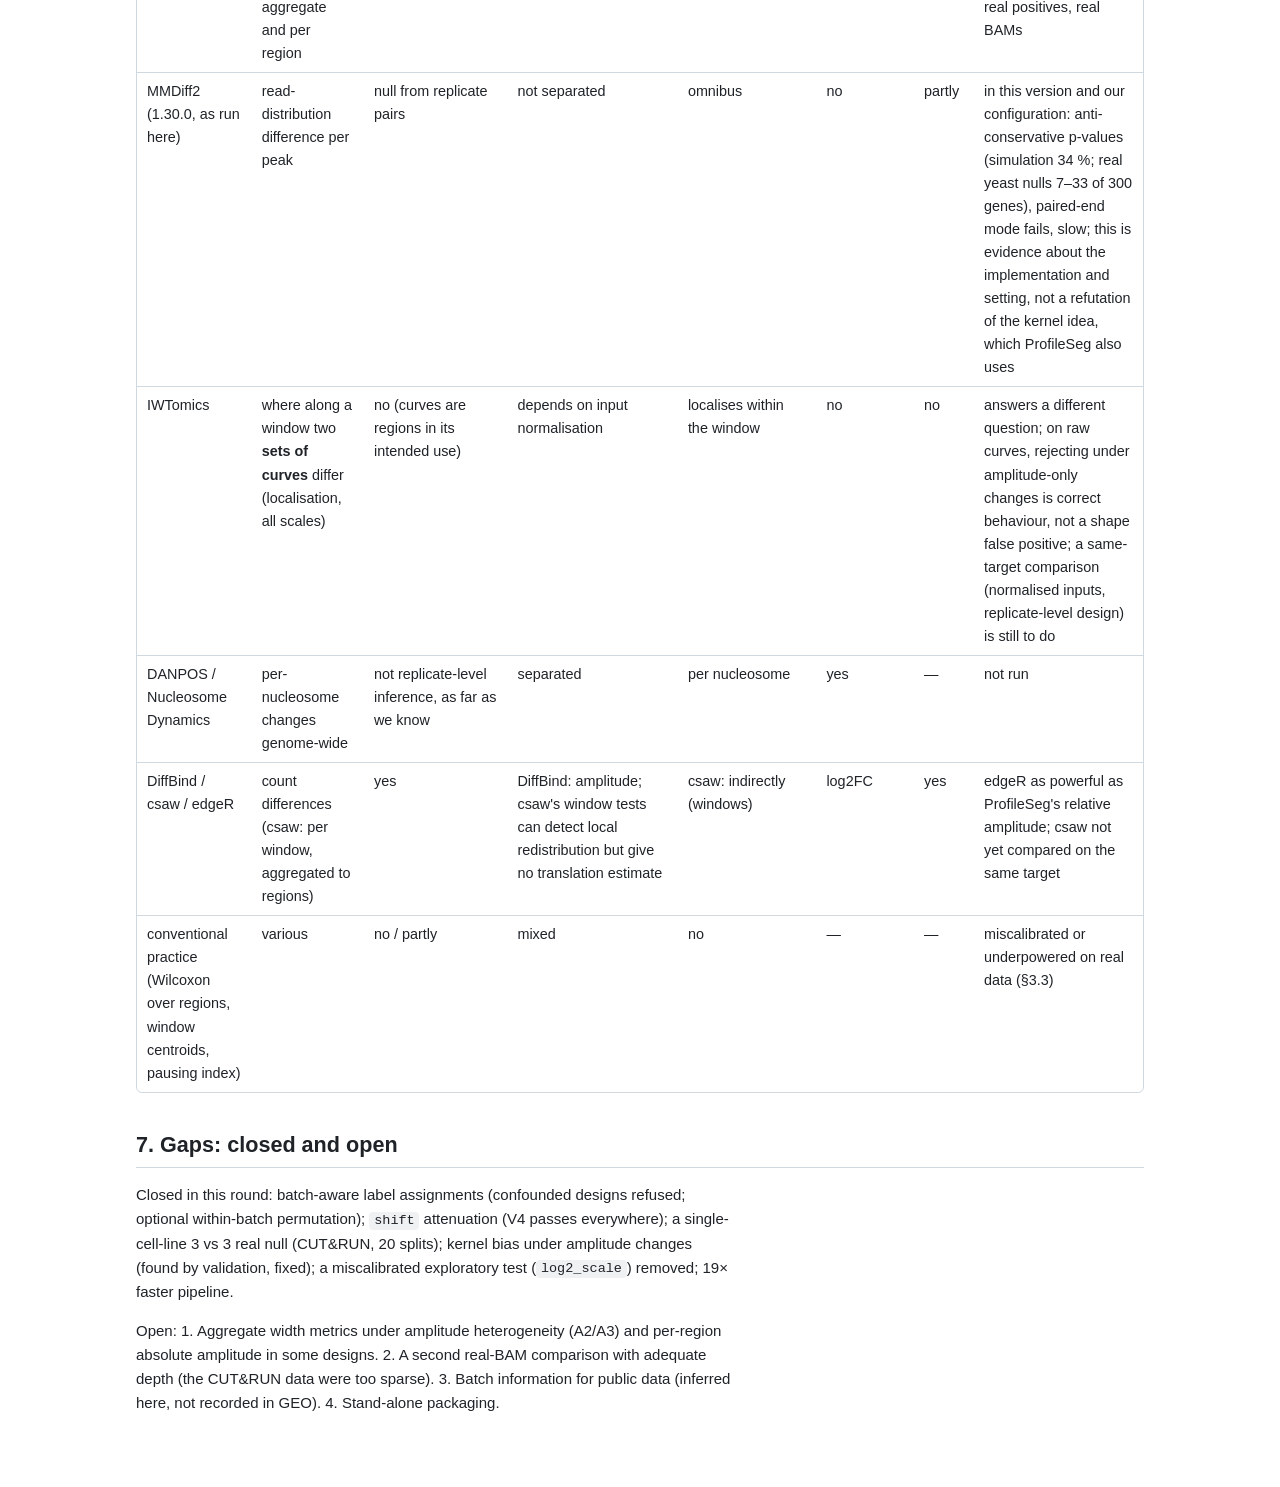
<file: docs/PROFILESEG_REPORT.html>
<!doctype html>
<html lang="en">
<head>
<meta charset="utf-8">
<meta name="viewport" content="width=device-width, initial-scale=1">
<title>ProfileSeg evaluation report</title>
<style>
:root { --bg:#ffffff; --fg:#1f2328; --muted:#59636e; --line:#d1d9e0; --head:#f6f8fa; --accent:#0969da; --code:#eff1f3; }
@media (prefers-color-scheme: dark) { :root:not([data-theme="light"]) {
  --bg:#0d1117; --fg:#e6edf3; --muted:#9198a1; --line:#3d444d; --head:#151b23; --accent:#4493f8; --code:#262c36; } }
:root[data-theme="dark"] { --bg:#0d1117; --fg:#e6edf3; --muted:#9198a1; --line:#3d444d; --head:#151b23; --accent:#4493f8; --code:#262c36; }
* { box-sizing: border-box; }
body { margin:0; background:var(--bg); color:var(--fg);
  font: 15px/1.6 -apple-system, BlinkMacSystemFont, "Segoe UI", Helvetica, Arial, sans-serif; }
main { max-width: 1040px; margin: 0 auto; padding: 32px 16px 64px; }
h1 { font-size: 1.9rem; margin: 0 0 .4rem; }
h2 { font-size: 1.35rem; margin: 2.2rem 0 .6rem; padding-bottom: .3rem; border-bottom: 1px solid var(--line); }
h3 { font-size: 1.1rem; margin: 1.6rem 0 .5rem; }
p, li { max-width: 72ch; }
em { color: var(--muted); }
code { background: var(--code); padding: .1em .35em; border-radius: 4px; font-size: .9em; }
a { color: var(--accent); }
.table { overflow-x: auto; margin: .8rem 0 1.2rem; border: 1px solid var(--line); border-radius: 6px; }
table { border-collapse: collapse; width: 100%; font-size: .9rem; }
th, td { text-align: left; vertical-align: top; padding: 7px 10px; border-bottom: 1px solid var(--line); }
th { background: var(--head); font-weight: 600; white-space: nowrap; }
tr:last-child td { border-bottom: none; }
td strong { color: var(--fg); }
</style>
</head>
<body><main>
<h1>ProfileSeg evaluation report</h1>
<p><em>Name: "Seg" currently means region-level screening of differential profiles, not segmentation of curves into changed intervals.</em></p>
<p><em>Status as of 2026-10-26, end of day (code: ProfileSeg v2.4, uncommitted working tree after commit <code>a6fa276</code>).
All numbers come from the scripts in <code>benchmarks/</code> and are detailed in <code>docs/PROFILESEG_COMPARISON.md</code>.</em></p>
<h2>1. Summary</h2>
<p>ProfileSeg compares coverage profiles around predefined anchors between two conditions with
biological replicates. It reports <strong>amplitude</strong> (how much signal) and <strong>shape</strong> (where and how
spread the signal is) separately, for the typical region and for each region, and treats replicates
— not regions or reads — as the unit of inference.</p>
<p><strong>Main result.</strong> The per-region shape tests (<code>shape_kernel</code>, omnibus; <code>shift</code>, directional with an
effect size in bp) are calibrated with as few as <strong>two replicates per condition</strong> on simulated,
semi-real and real data, and they detect known changes in two real assays. On the same real BAMs,
the closest existing tool (MMDiff2) made false calls in real nulls where ProfileSeg made none, and
detected fewer genes in a known positive control.</p>
<p><strong>Main limitations.</strong> Small per-site effects are information-limited (50 bp shifts at 2 vs 2);
processing batches that coincide with the contrast are detected as differences; the <code>shift</code> effect
size is attenuated by up to ~27 % at 2 vs 2 on broad profiles; the aggregate (typical-region)
analysis is reliable only under stated conditions. Evidence for some application areas (TF
redistribution, cut sites, histone spreading) is simulation-only.</p>
<div class="table"><table>
<thead>
<tr>
<th>aspect</th>
<th>assessment</th>
</tr>
</thead>
<tbody>
<tr>
<td>statistical design</td>
<td>replicate-level inference; shape metrics use background-corrected, mass-normalised profiles, which separates shape from amplitude exactly for noise-free multiplicative changes and approximately with noise and imperfect background estimates (checked by amplitude-only scenarios, not guaranteed); per-region p-values come from a null pooled over regions and label assignments, so they depend on the null being comparable across regions (§4, §7)</td>
</tr>
<tr>
<td>calibration evidence</td>
<td>strong for per-region tests: frozen validations (final round passes every criterion), real nulls in 3 assays (yeast MNase 2v2, PRO-seq 3v3, single-line CUT&amp;RUN 3v3), insertion on real replicates</td>
</tr>
<tr>
<td>power</td>
<td>per region (20 % of regions changed): 100 bp shifts 0.52–0.97; 50 bp shifts 0.16–0.47 at 3 vs 3 and ≤ 0.16 at 2 vs 2; partial broadening 0.01–0.65 depending on shape and design; coherent ~20 bp shifts detected on real PRO-seq at 2 vs 2</td>
</tr>
<tr>
<td>robustness</td>
<td>single-replicate artefacts absorbed and flagged; batch structure aligned with the contrast is detected (correctly, but it must be designed out)</td>
</tr>
<tr>
<td>practicality</td>
<td>bigWig / computeMatrix input; seconds for 5,000 regions; ~100× faster and ~20× less memory than MMDiff2</td>
</tr>
<tr>
<td>maturity</td>
<td>beta; embedded in GenomeCanvas; single developer; not yet packaged separately</td>
</tr>
</tbody>
</table></div>
<h2>2. Method in brief</h2>
<div class="table"><table>
<thead>
<tr>
<th>component</th>
<th>what it does</th>
</tr>
</thead>
<tbody>
<tr>
<td>background correction</td>
<td>per sample and region, mean of the outer flanks</td>
</tr>
<tr>
<td>amplitude (per region)</td>
<td><code>log2_signal</code>, <code>log2_signal_relative</code> (relative to the bulk of regions, half-sample-mode offsets), <code>log2_enrichment</code>; limma-identical moderated t, BH</td>
</tr>
<tr>
<td><code>shape_kernel</code></td>
<td>Gaussian-kernel (MMD-type) distance between condition-mean mass-normalised profiles, divided by within-condition spread + s0; null pooled over regions × non-observed label assignments</td>
</tr>
<tr>
<td><code>shift</code></td>
<td>projection of each sample's profile on the derivative of the pooled template (locally most powerful for small translations), same pooled null; effect size in bp from a weighted Gauss–Newton template fit</td>
</tr>
<tr>
<td>label-invariant s0</td>
<td>s0 from the total spread, identical under every assignment (a per-assignment s0 made the test anti-conservative; found and fixed during development)</td>
</tr>
<tr>
<td>diagnostics</td>
<td>background ratio, amplitude re-weighting, replicate-wide offsets relative to the group, leave-one-replicate-out retention (≥ 3 per group)</td>
</tr>
<tr>
<td>options</td>
<td>condition-blind anchor alignment (FunChIP-style shift-only k-mean alignment), descriptive shape classes</td>
</tr>
</tbody>
</table></div>
<h2>3. Evidence</h2>
<h3>3.1 Simulation and semi-real data (frozen validations)</h3>
<p>Criteria fixed before running: V1 null FWER ≤ 0.10; V2 false-call share ≤ 0.005 in no-shape
scenarios; V3 FDP ≤ 0.10 in 20 % mixtures; V4 shift estimate within ±20 %.</p>
<div class="table"><table>
<thead>
<tr>
<th>round</th>
<th>seeds</th>
<th>what changed</th>
<th>result</th>
</tr>
</thead>
<tbody>
<tr>
<td>2</td>
<td>700 000+</td>
<td>shift score test</td>
<td>V1–V3 pass; V4 fails (real templates 2v2)</td>
</tr>
<tr>
<td>4</td>
<td>2 500 000+</td>
<td>batch handling, refined shift estimator</td>
<td>all pass</td>
</tr>
<tr>
<td>5</td>
<td>3 000 000+</td>
<td>kernel: whole-window signed normalisation</td>
<td>calibrated, but kernel power collapsed on broad profiles (rejected)</td>
</tr>
<tr>
<td><strong>6 (final)</strong></td>
<td>3 500 000+</td>
<td>kernel: signed profile / support mass</td>
<td><strong>all criteria pass in all 6 cells</strong>; zero false calls under amplitude-only changes</td>
</tr>
</tbody>
</table></div>
<p>Final per-region power (round 6), kernel / shift at 100 bp: 0.52–0.91 / 0.56–0.97; shift at 50 bp
0.01–0.47; <code>shift</code> estimate 84.5–99.9 bp for a 100 bp truth.</p>
<p>Global validation (round 4, revised criteria): per-region shape tests pass in all six designs;
aggregate width metrics fail A2/A3 under amplitude changes in some designs (re-weighting confound),
and per-region <em>absolute</em> amplitude fails R2 in three designs (§4).</p>
<h3>3.2 Real data</h3>
<div class="table"><table>
<thead>
<tr>
<th>dataset</th>
<th>design</th>
<th>result</th>
</tr>
</thead>
<tbody>
<tr>
<td>yeast MNase, WT replicate splits (GSE280671)</td>
<td>2 vs 2, 3 splits</td>
<td>0 calls (both tests)</td>
</tr>
<tr>
<td>yeast MNase, 18 replicate splits over 6 genotypes</td>
<td>2 vs 2</td>
<td><code>shift</code>: 0 calls in all; <code>shape_kernel</code>: 0 in 15; calls (5–18 % of regions) only in "replicates 1+2 vs 3+4" splits of three genotypes whose replicate pairs differ systematically (cross-pair / within-pair distance 1.5–2.7)</td>
</tr>
<tr>
<td>human PRO-seq DMSO, line-balanced (GSE233930)</td>
<td>3 vs 3, 4 splits</td>
<td>0 calls (both tests)</td>
</tr>
<tr>
<td>insertion on real replicates (20 % of regions)</td>
<td>yeast 2 vs 2, PRO-seq 3 vs 3</td>
<td>FDP 0.11–0.13 with all yeast splits and 0.03–0.05 after excluding three batch-aligned splits (exclusion rule defined after seeing the results, i.e. post hoc), &lt; 0.02 (PRO-seq); <code>shift</code> 20 bp power 0.97–1.00; <code>shape_kernel</code> 100 bp 0.99–1.00</td>
</tr>
<tr>
<td>yeast isw1Δ chd1Δ vs WT</td>
<td>4 vs 4</td>
<td>91 % of genes change shape; ordering of mutants agrees with an independent phasing measure (WT 0.97, singles 0.89–0.94, double 0.40–0.67)</td>
</tr>
<tr>
<td>human PRO-seq, NELFB degradation</td>
<td>2 vs 2</td>
<td>6,350 genes shifted, 98 % downstream, +17.5 bp (independent meta-profile ~+18 bp)</td>
</tr>
<tr>
<td>yeast MNase, same real BAMs, vs MMDiff2</td>
<td>2 vs 2, 134–141 genes</td>
<td>nulls: ProfileSeg 0 and 0, MMDiff2 33 and 20 (of 300); positive: ProfileSeg 90 of 141</td>
</tr>
<tr>
<td>TF CUT&amp;RUN, single cell line (GSE291134)</td>
<td>3 vs 3, 2 lines × 10 splits</td>
<td>per-region and aggregate: 0 calls (one split 0.14 %); but ~4–20 fragments per site: no power, MMDiff2 crashed — the second real-BAM comparison is inconclusive</td>
</tr>
</tbody>
</table></div>
<h3>3.3 Conventional practice on real data</h3>
<div class="table"><table>
<thead>
<tr>
<th>practice</th>
<th>behaviour</th>
</tr>
</thead>
<tbody>
<tr>
<td>Wilcoxon over regions (regions as units)</td>
<td>significant in 78 % (yeast) and 100 % (PRO-seq) of real null splits</td>
</tr>
<tr>
<td>Welch t on window centroids</td>
<td>no power on MNase arrays; low on PRO-seq</td>
</tr>
<tr>
<td>moderated t on window centroids (ProfileSeg v2)</td>
<td>FWER 0.25 on PRO-seq nulls</td>
</tr>
<tr>
<td>pausing index (moderated t)</td>
<td>FWER 0.75 on PRO-seq nulls; ≤ 0.27 power for shifts</td>
</tr>
</tbody>
</table></div>
<h3>3.4 Runtime and memory</h3>
<p>Default pipeline (current code, single thread): 2.8–7.9 s for 5,000 regions (2v2–4v4), 11–36 s for
20,000. Peak memory 0.8–1.5 GB (5,000 regions) and 2.7–3.6 GB (20,000). An exact kernel feature map
made the default pipeline 19× faster at 20,000 regions (4 vs 4). MMDiff2 on simulated BAMs: 418 s /
7.8 GB (300 regions), 912 s / 6.6 GB (1,000 regions).</p>
<h2>4. Overall assessment</h2>
<p><strong>Strengths</strong></p>
<ol>
<li>Addresses a real gap: replicate-level, per-region shape inference that is separated from
   amplitude, on coverage tracks, at 2–3 replicates.</li>
<li>Calibration is supported by pre-specified criteria on fresh seeds, real nulls in two assays and
   insertion on real replicates — more than most published tools in this area.</li>
<li>Explains why existing approaches fail (Fisher combination of dependent p-values in MMDiff2;
   pseudo-replication in region-as-unit tests; amplitude–position mixing in pausing indices) and
   shows it on real data.</li>
<li>Interpretable outputs (bp, log2), diagnostics, low resource use.</li>
</ol>
<p><strong>Weaknesses and threats to validity</strong></p>
<ol>
<li>Simulation-based tuning shares a generative family with the simulation validations (mitigated,
   not eliminated, by semi-real and real-data checks).</li>
<li>Development history includes an amended selection rule and two fixed defects (per-assignment s0;
   dependent semi-real noise) before the final validations.</li>
<li>Batch structure aligned with the contrast produces calls; only balanced designs (or batch-aware
   assignments, in progress) avoid this.</li>
<li>Information limits for small per-site effects at 2 replicates.</li>
<li>Effect-size attenuation of <code>shift</code> at 2 vs 2 on broad profiles.</li>
<li>Aggregate analysis: earlier validation failures, low power at 2 vs 2, unstable on periodic
   profiles; positioned as descriptive with explicit conditions of use.</li>
<li>Real-BAM comparison so far in one assay and at subsampled depth; MMDiff2 had to run in
   single-end mode (its paired-end mode fails in 1.30.0).</li>
</ol>
<p><strong>Readiness.</strong> Suitable for internal use and for reporting per-region shape changes with the
caveats above. For publication in a mid-tier methods journal: about 85 % ready for a paper centred on
the per-region shape tests; the open items are listed in §7.</p>
<h2>5. Application scenarios</h2>
<div class="table"><table>
<thead>
<tr>
<th>scenario</th>
<th>anchors</th>
<th>question answered</th>
<th>evidence</th>
</tr>
</thead>
<tbody>
<tr>
<td>chromatin remodelling (MNase-seq, ATAC)</td>
<td>ATG/TSS (oriented), dyads</td>
<td>which genes' nucleosome arrays shift or lose phasing; occupancy separately</td>
<td>real data (yeast)</td>
</tr>
<tr>
<td>transcription pausing (PRO-seq, PRO-cap, Pol II ChIP)</td>
<td>TSS, strand-matched</td>
<td>redistribution of promoter-proximal signal; a translation-model shift estimate (bp); release vs amount</td>
<td>real data (human)</td>
</tr>
<tr>
<td>TF mutants, cofactor loss (ChIP, CUT&amp;RUN)</td>
<td>summits, motifs, dyads</td>
<td>binding lost vs moved (e.g. toward NFR)</td>
<td>simulation, semi-real</td>
</tr>
<tr>
<td>DNA damage / cut sites</td>
<td>cut sites</td>
<td>signal level vs spread around breaks</td>
<td>simulation</td>
</tr>
<tr>
<td>histone marks at TSS/enhancers</td>
<td>TSS, enhancers</td>
<td>domain spreading vs level change (local domains only)</td>
<td>simulation</td>
</tr>
<tr>
<td>construct / antibody comparisons</td>
<td>binding sites</td>
<td>amplitude, background or shape</td>
<td>simulation</td>
</tr>
</tbody>
</table></div>
<p>Design guidance: 1 replicate — descriptive only; 2 — per-region shifts ≥ ~20 bp when coherent,
≥ 100 bp in general; 3 — most effects of interest; ≥ 4 — small per-site effects. Balance processing
batches across conditions. Use spike-ins for absolute amplitude claims.</p>
<p>Not suited to: anchor-free discovery; very broad domains; ratio-of-assays questions (Ribo-seq TE);
absolute global changes without spike-ins.</p>
<h2>6. Comparison with existing tools</h2>
<div class="table"><table>
<thead>
<tr>
<th>tool</th>
<th>question</th>
<th>replicates as unit</th>
<th>amplitude vs shape</th>
<th>per-region shape</th>
<th>effect sizes</th>
<th>2 vs 2</th>
<th>evidence here</th>
</tr>
</thead>
<tbody>
<tr>
<td><strong>ProfileSeg</strong></td>
<td>amplitude + shape, aggregate and per region</td>
<td>yes</td>
<td>separated</td>
<td>yes</td>
<td>bp, log2</td>
<td>yes</td>
<td>simulation, semi-real, real nulls, insertion, real positives, real BAMs</td>
</tr>
<tr>
<td>MMDiff2 (1.30.0, as run here)</td>
<td>read-distribution difference per peak</td>
<td>null from replicate pairs</td>
<td>not separated</td>
<td>omnibus</td>
<td>no</td>
<td>partly</td>
<td>in this version and our configuration: anti-conservative p-values (simulation 34 %; real yeast nulls 7–33 of 300 genes), paired-end mode fails, slow; this is evidence about the implementation and setting, not a refutation of the kernel idea, which ProfileSeg also uses</td>
</tr>
<tr>
<td>IWTomics</td>
<td>where along a window two <strong>sets of curves</strong> differ (localisation, all scales)</td>
<td>no (curves are regions in its intended use)</td>
<td>depends on input normalisation</td>
<td>localises within the window</td>
<td>no</td>
<td>no</td>
<td>answers a different question; on raw curves, rejecting under amplitude-only changes is correct behaviour, not a shape false positive; a same-target comparison (normalised inputs, replicate-level design) is still to do</td>
</tr>
<tr>
<td>DANPOS / Nucleosome Dynamics</td>
<td>per-nucleosome changes genome-wide</td>
<td>not replicate-level inference, as far as we know</td>
<td>separated</td>
<td>per nucleosome</td>
<td>yes</td>
<td>—</td>
<td>not run</td>
</tr>
<tr>
<td>DiffBind / csaw / edgeR</td>
<td>count differences (csaw: per window, aggregated to regions)</td>
<td>yes</td>
<td>DiffBind: amplitude; csaw's window tests can detect local redistribution but give no translation estimate</td>
<td>csaw: indirectly (windows)</td>
<td>log2FC</td>
<td>yes</td>
<td>edgeR as powerful as ProfileSeg's relative amplitude; csaw not yet compared on the same target</td>
</tr>
<tr>
<td>conventional practice (Wilcoxon over regions, window centroids, pausing index)</td>
<td>various</td>
<td>no / partly</td>
<td>mixed</td>
<td>no</td>
<td>—</td>
<td>—</td>
<td>miscalibrated or underpowered on real data (§3.3)</td>
</tr>
</tbody>
</table></div>
<h2>7. Gaps: closed and open</h2>
<p>Closed in this round: batch-aware label assignments (confounded designs refused; optional
within-batch permutation); <code>shift</code> attenuation (V4 passes everywhere); a single-cell-line 3 vs 3 real
null (CUT&amp;RUN, 20 splits); kernel bias under amplitude changes (found by validation, fixed); a
miscalibrated exploratory test (<code>log2_scale</code>) removed; 19× faster pipeline.</p>
<p>Open:
1. Aggregate width metrics under amplitude heterogeneity (A2/A3) and per-region absolute amplitude
   in some designs.
2. A second real-BAM comparison with adequate depth (the CUT&amp;RUN data were too sparse).
3. Batch information for public data (inferred here, not recorded in GEO).
4. Stand-alone packaging.</p>
</main></body>
</html>
</file>
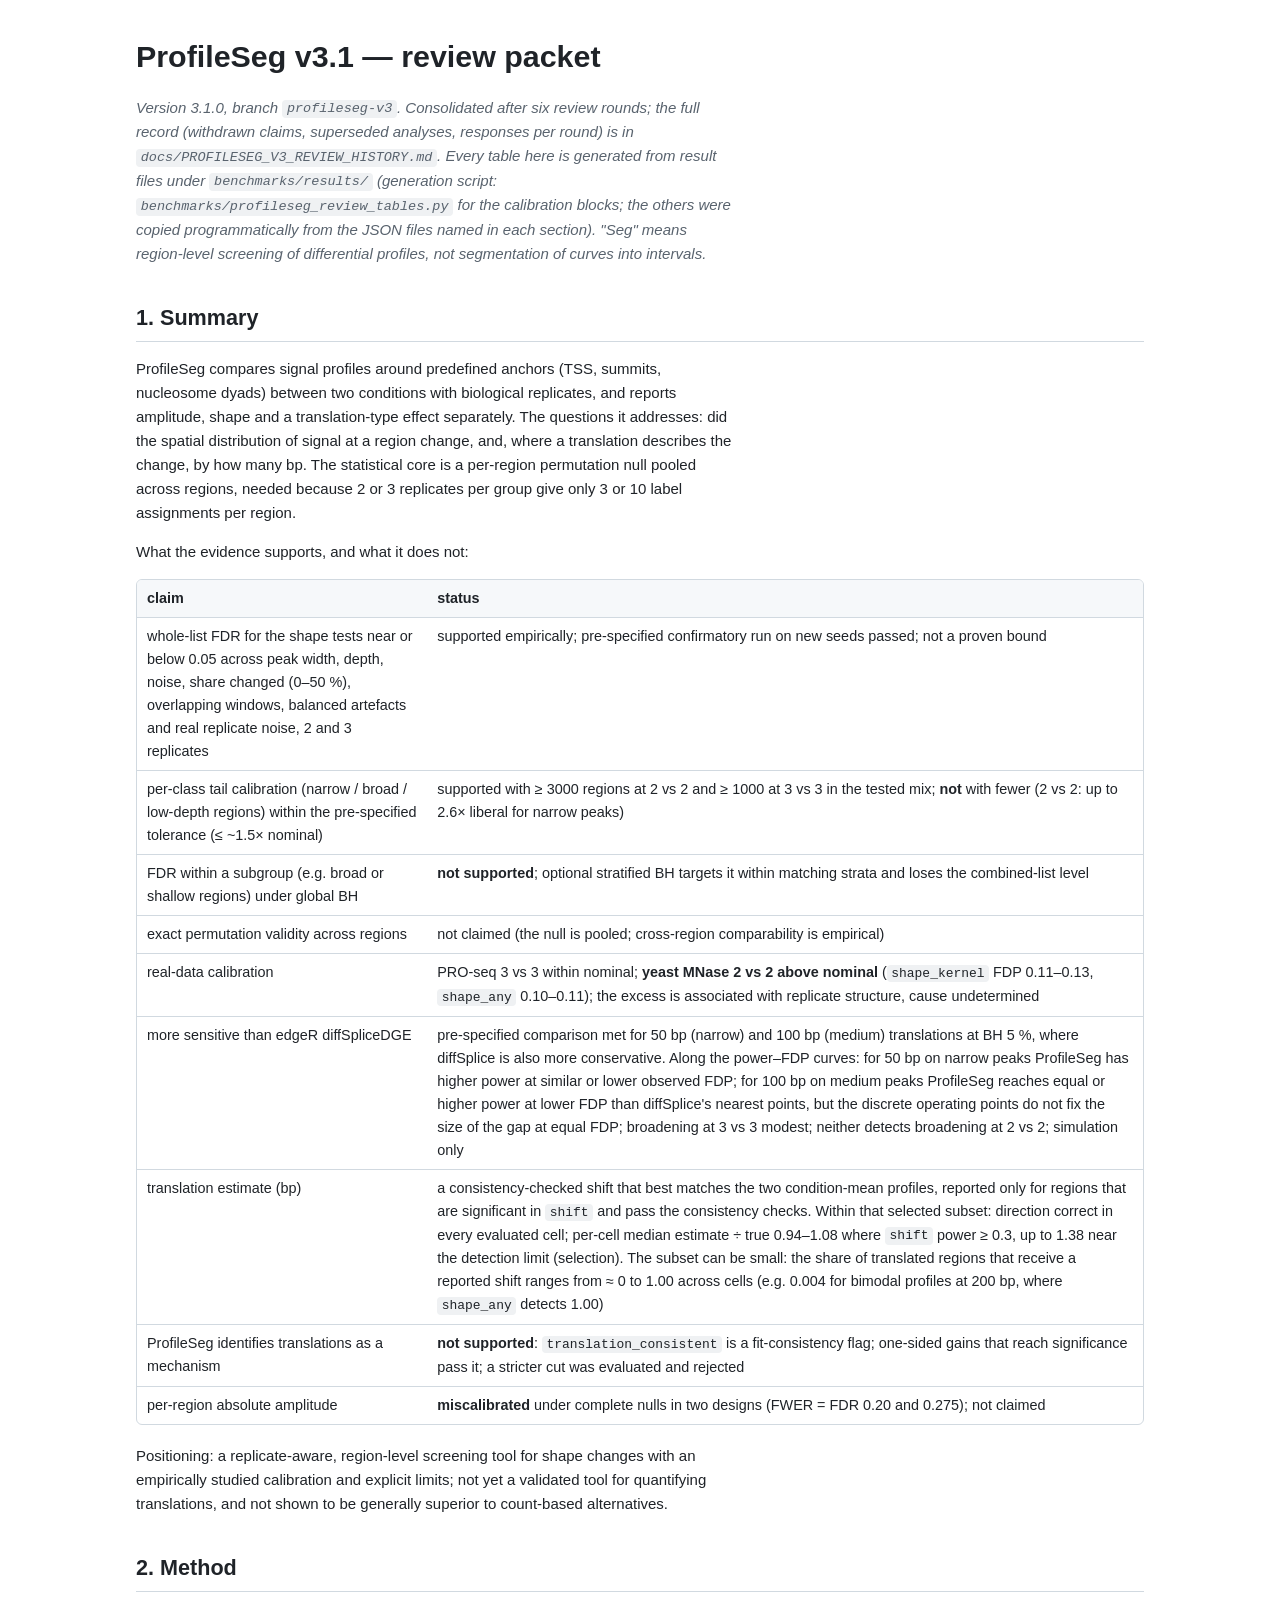
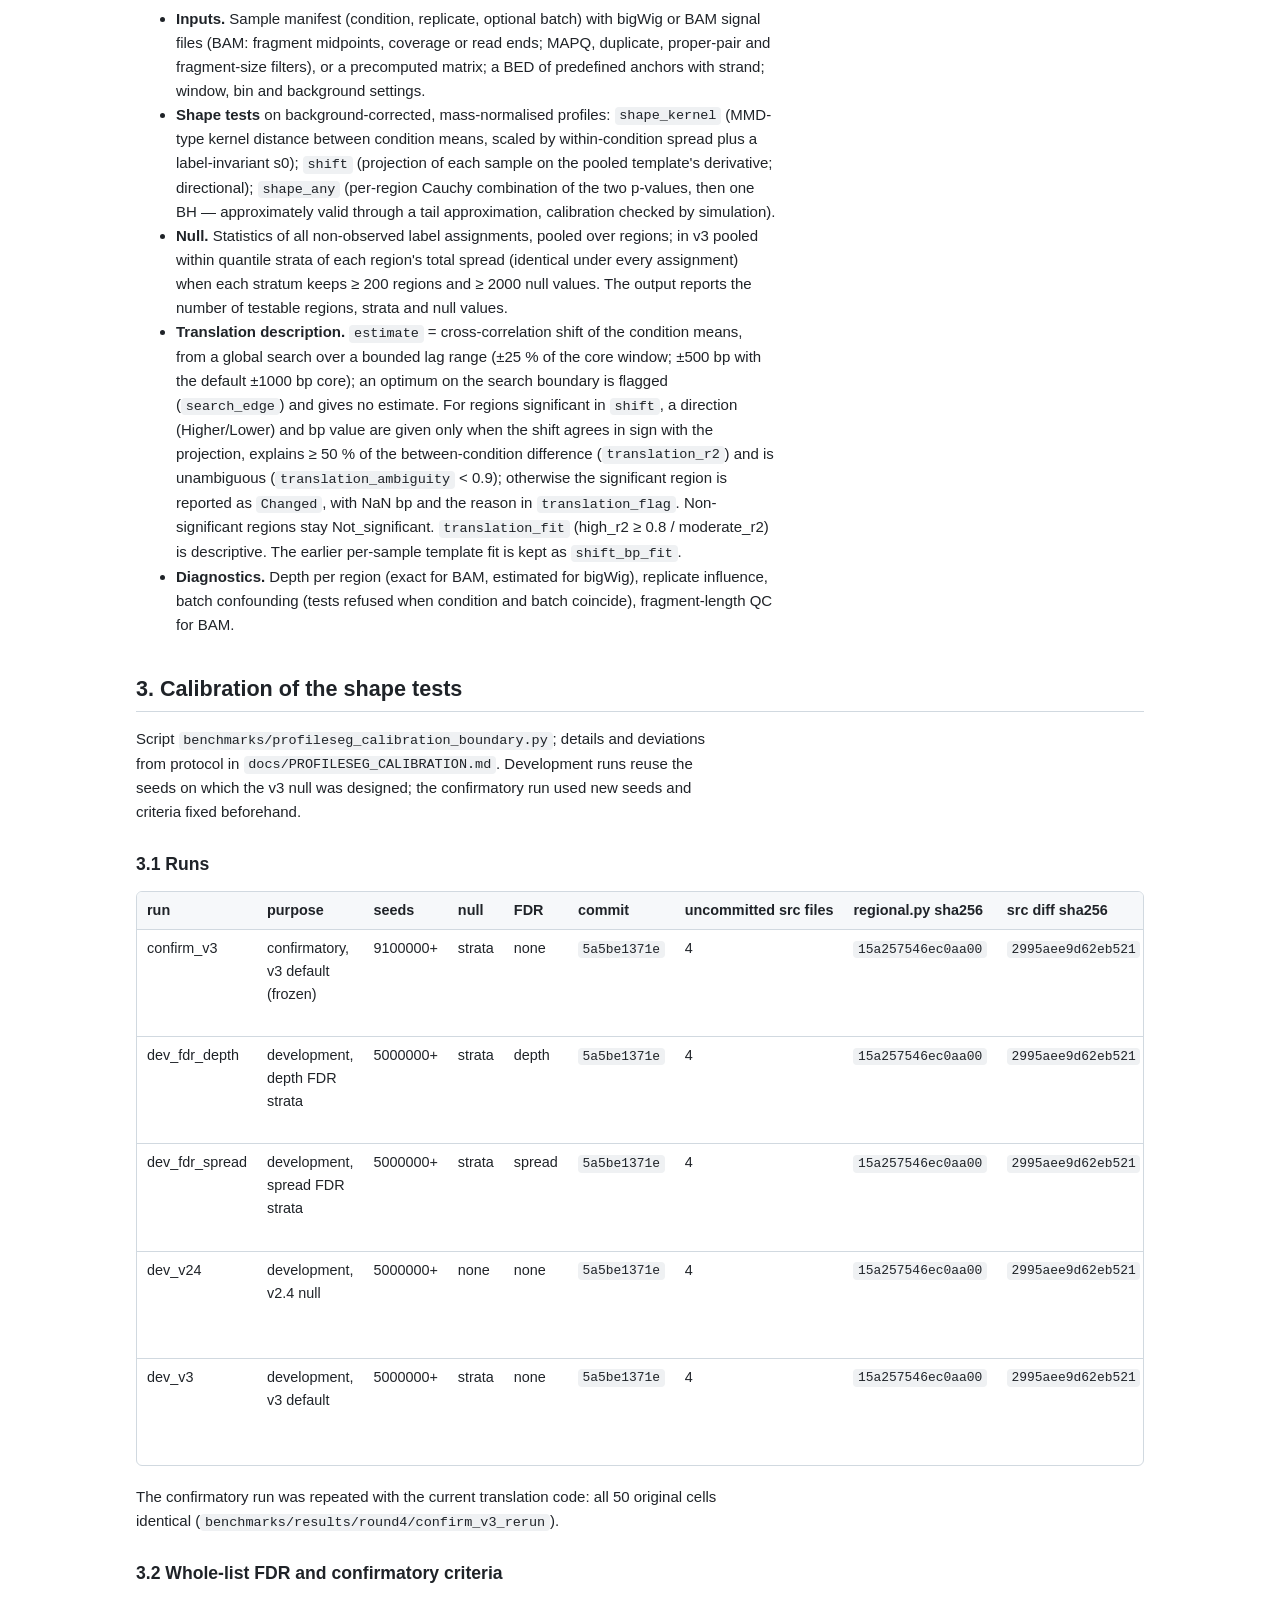
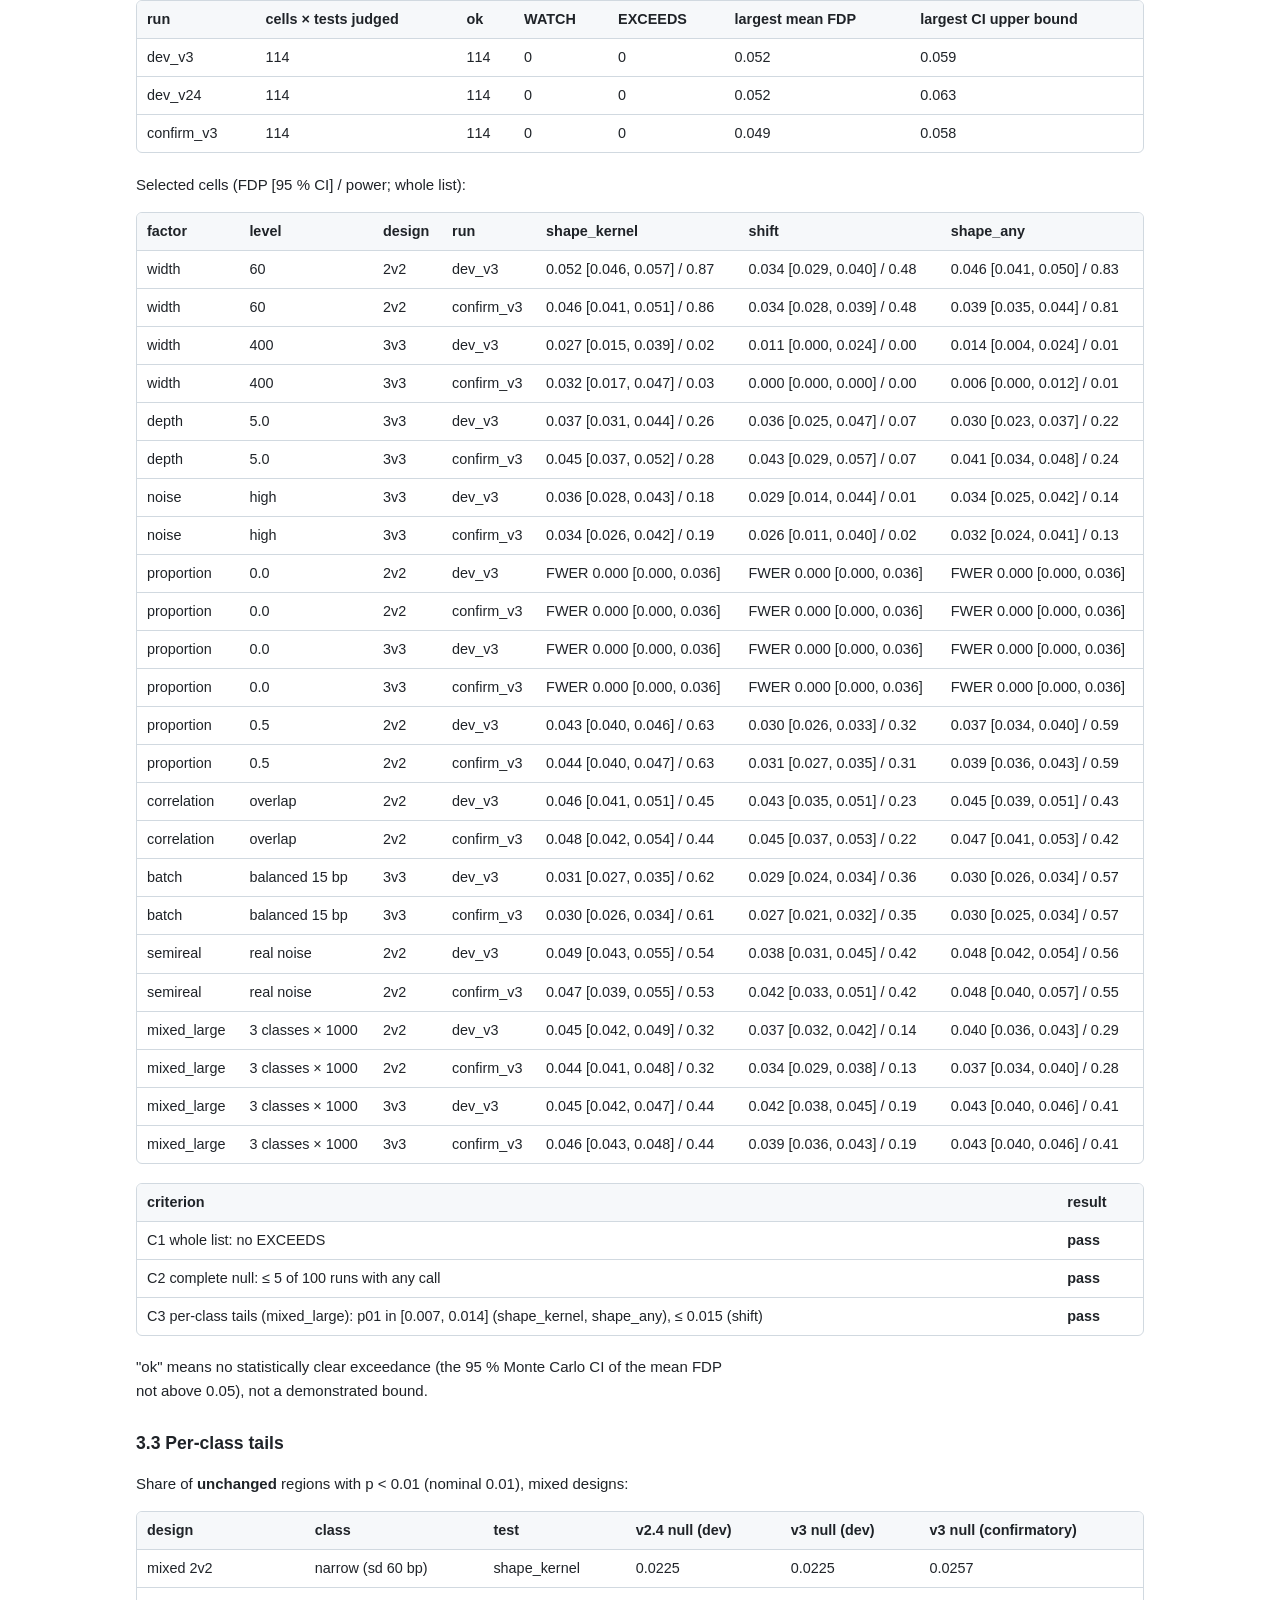
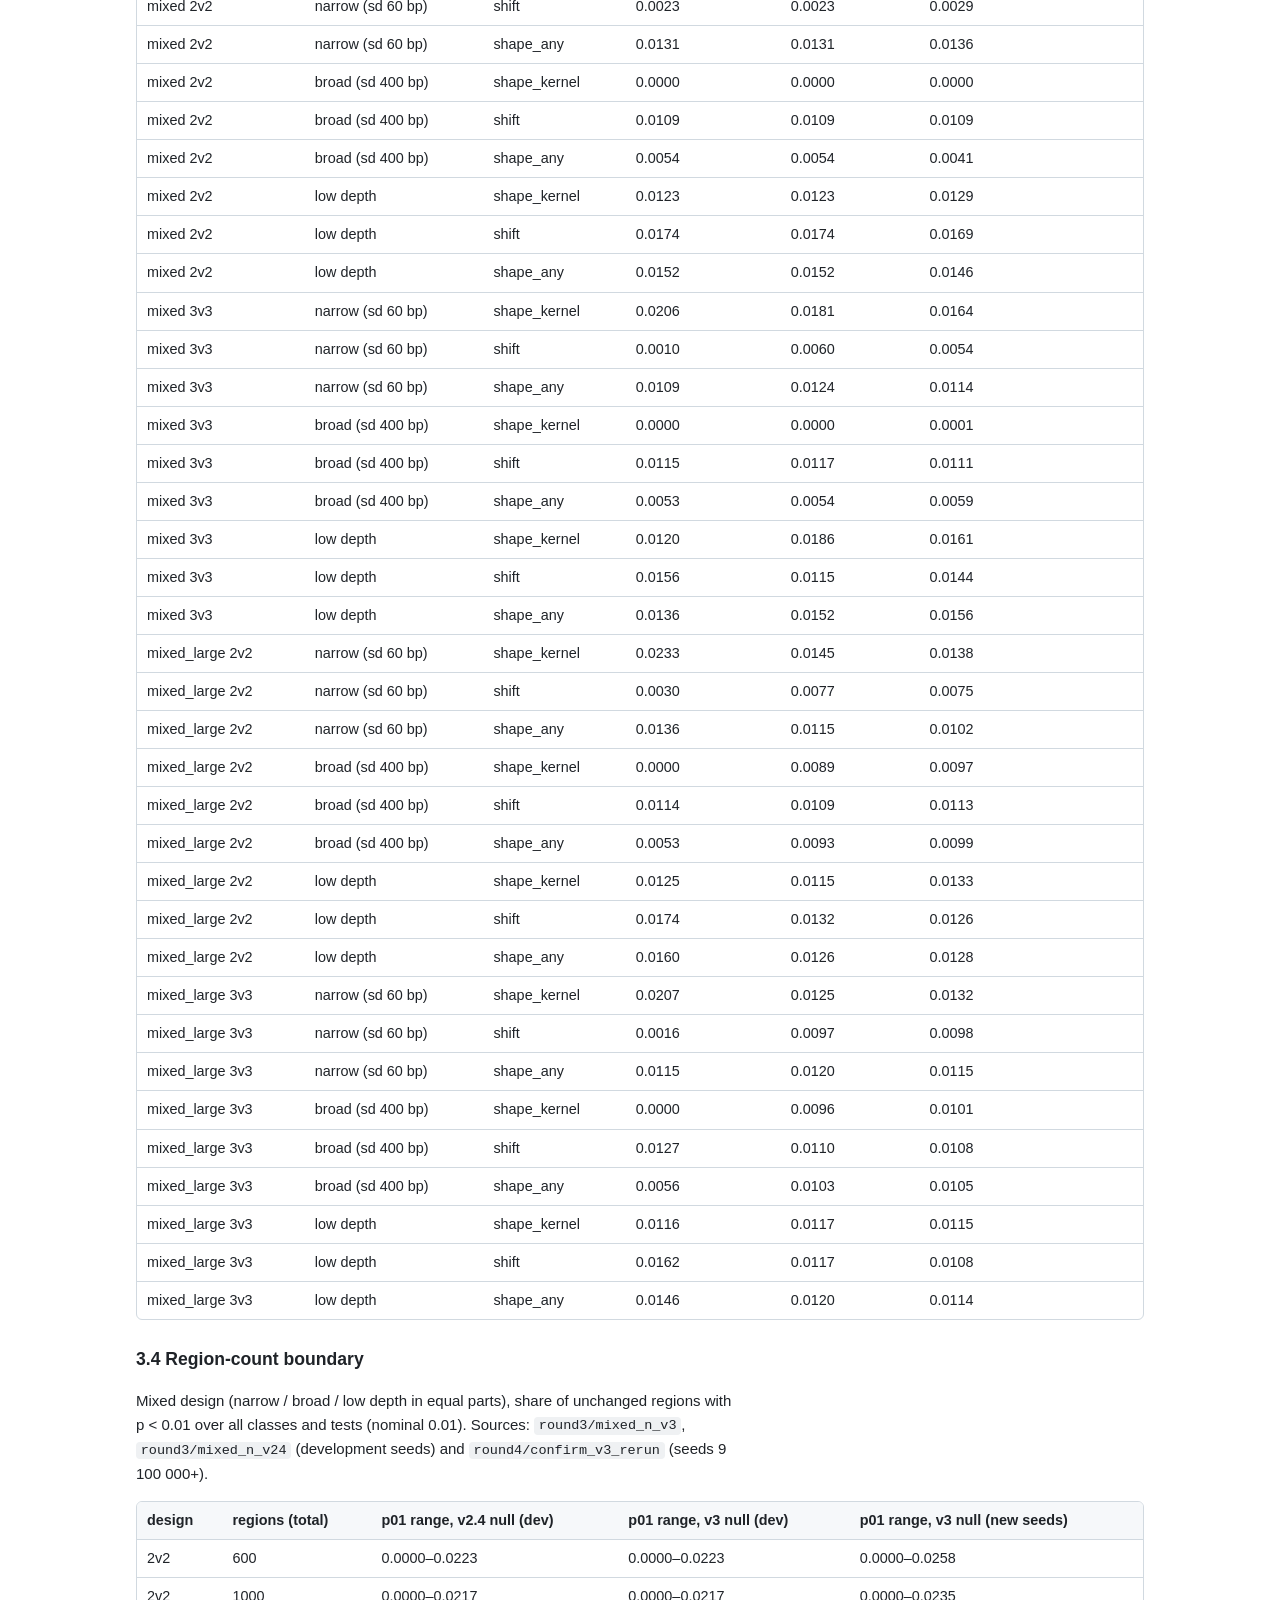
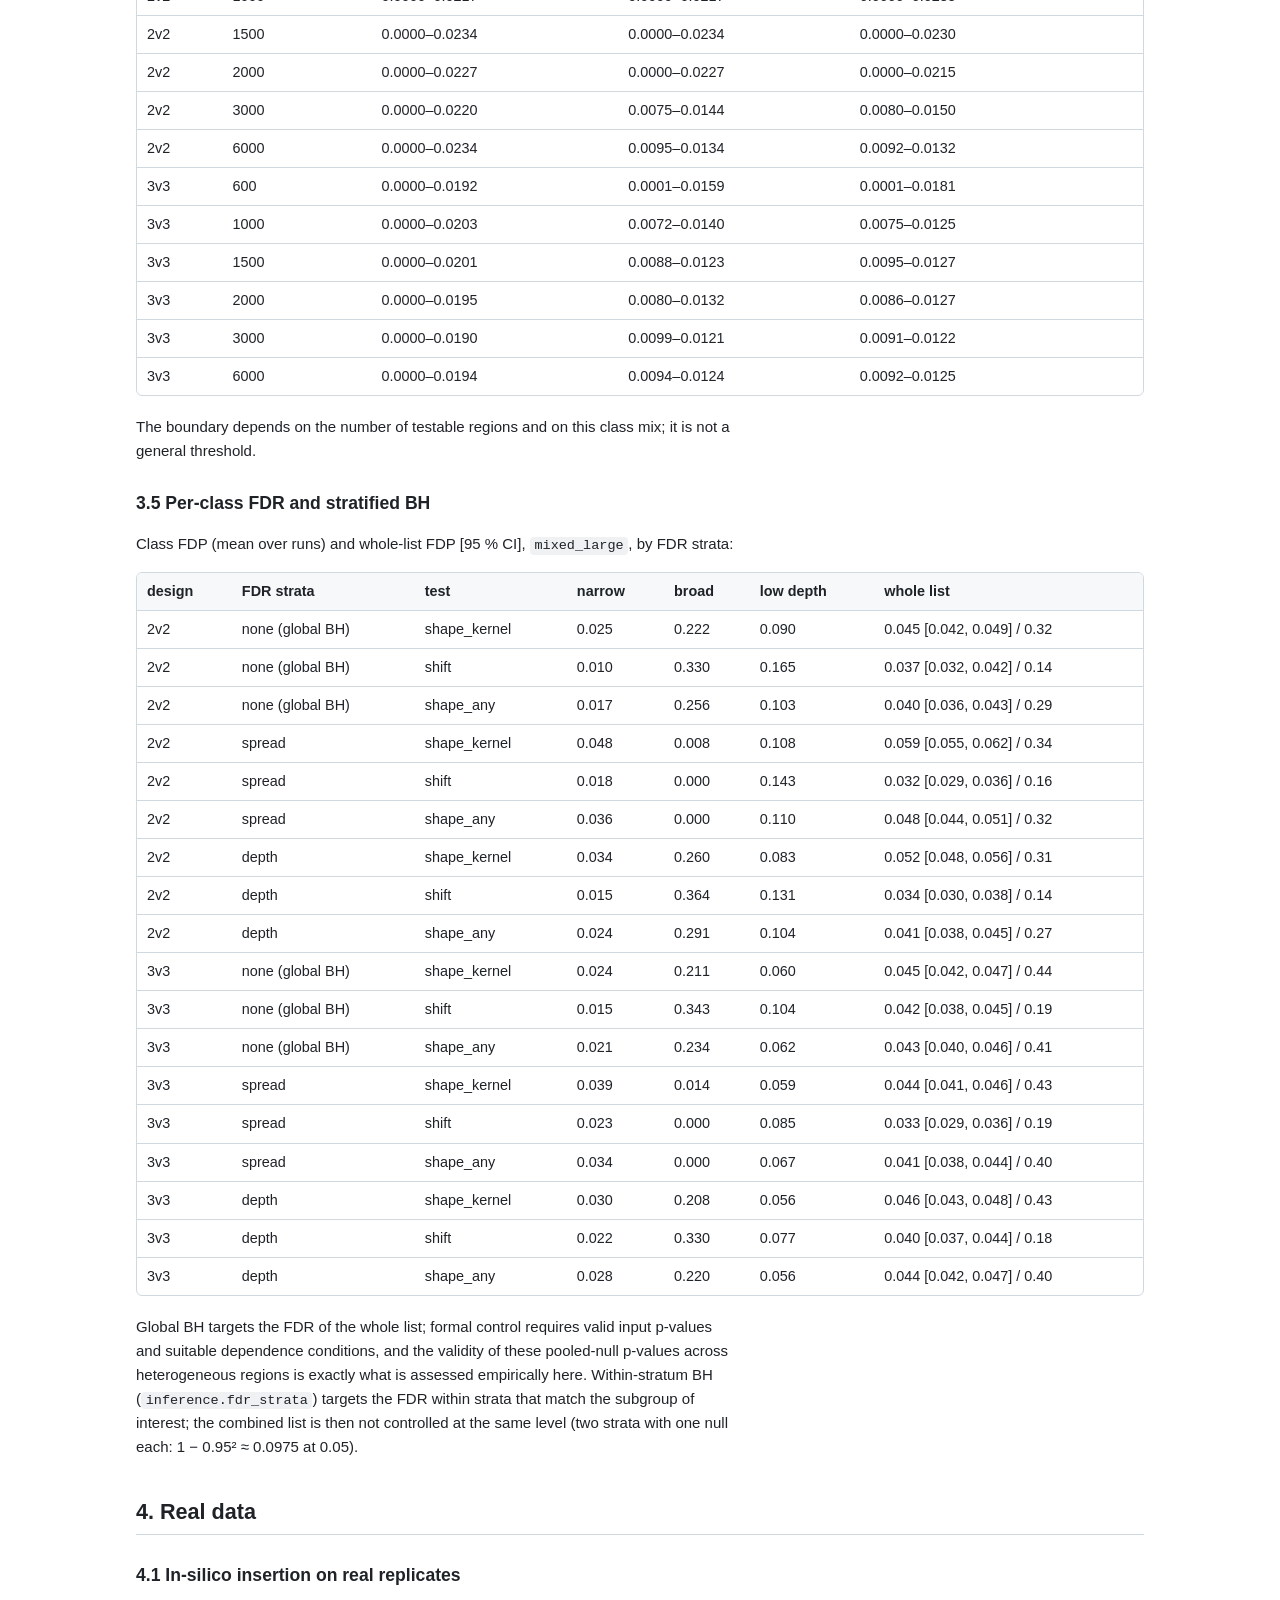
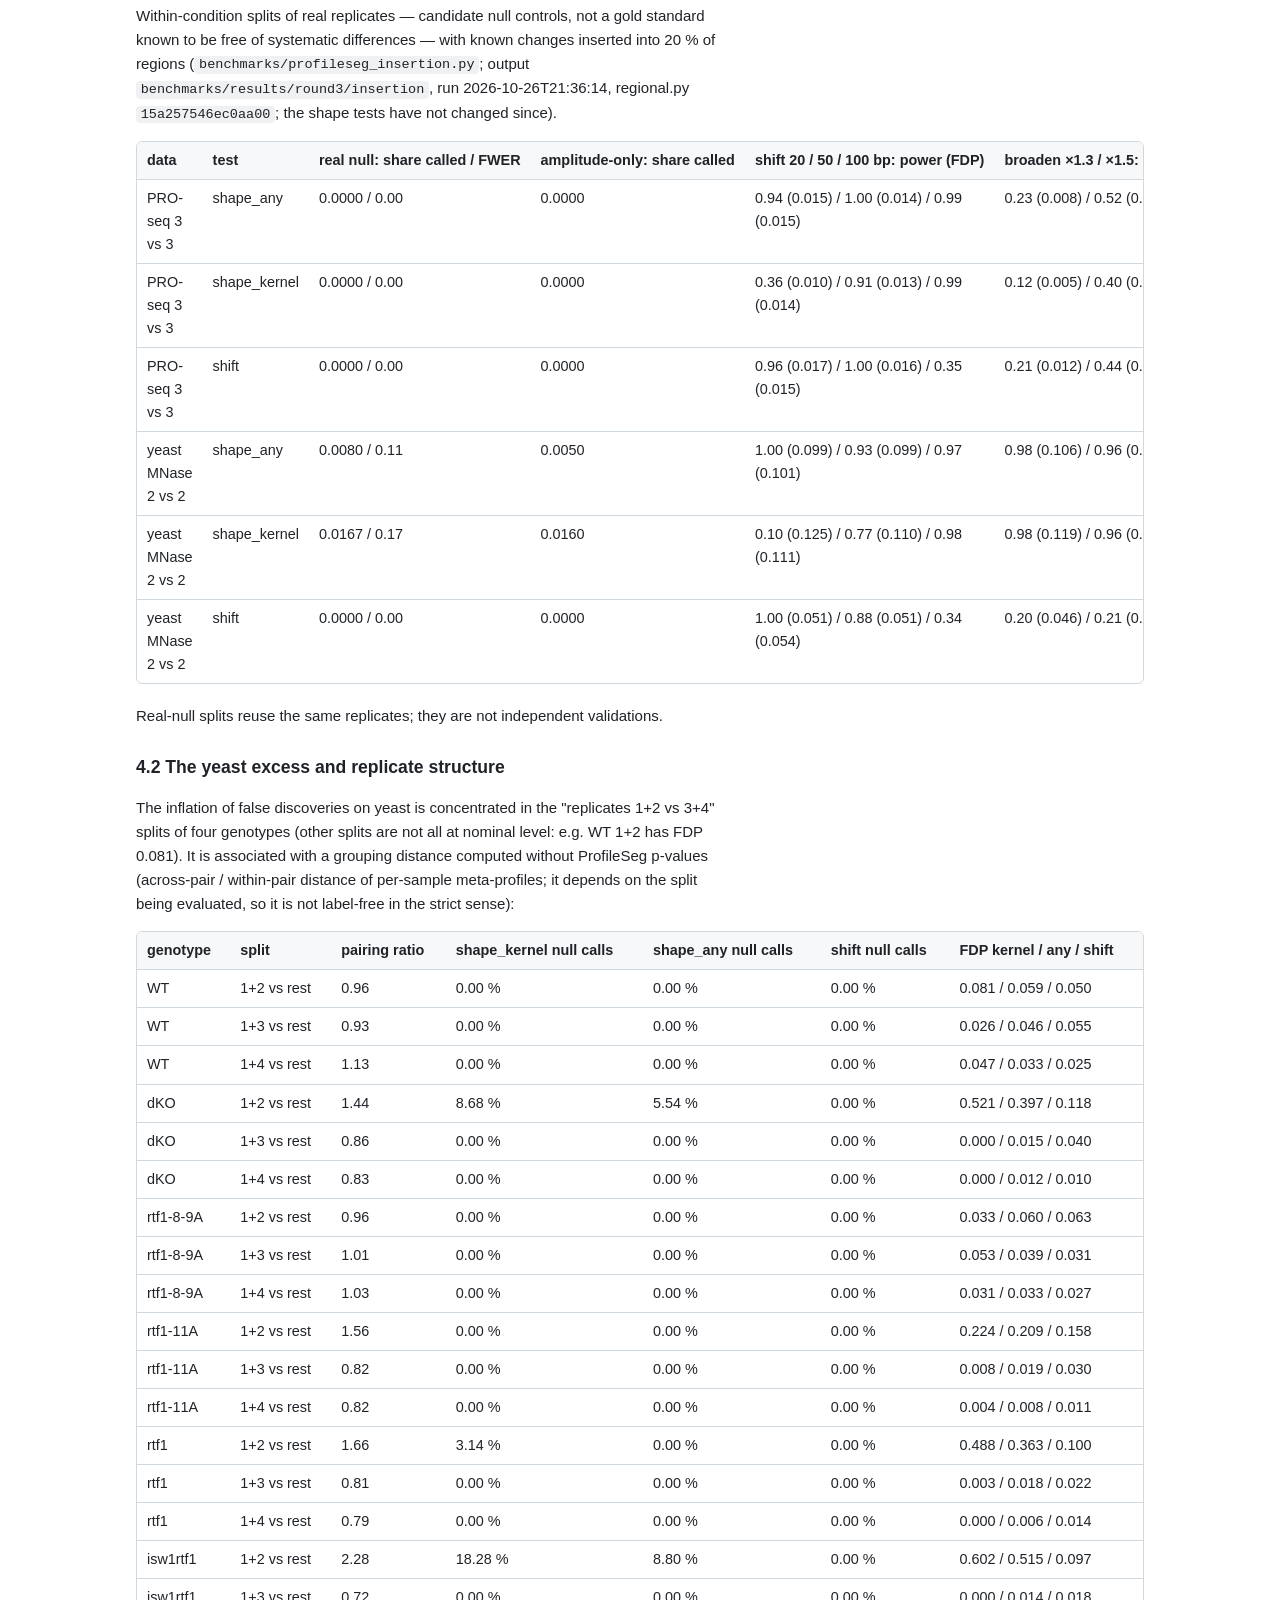
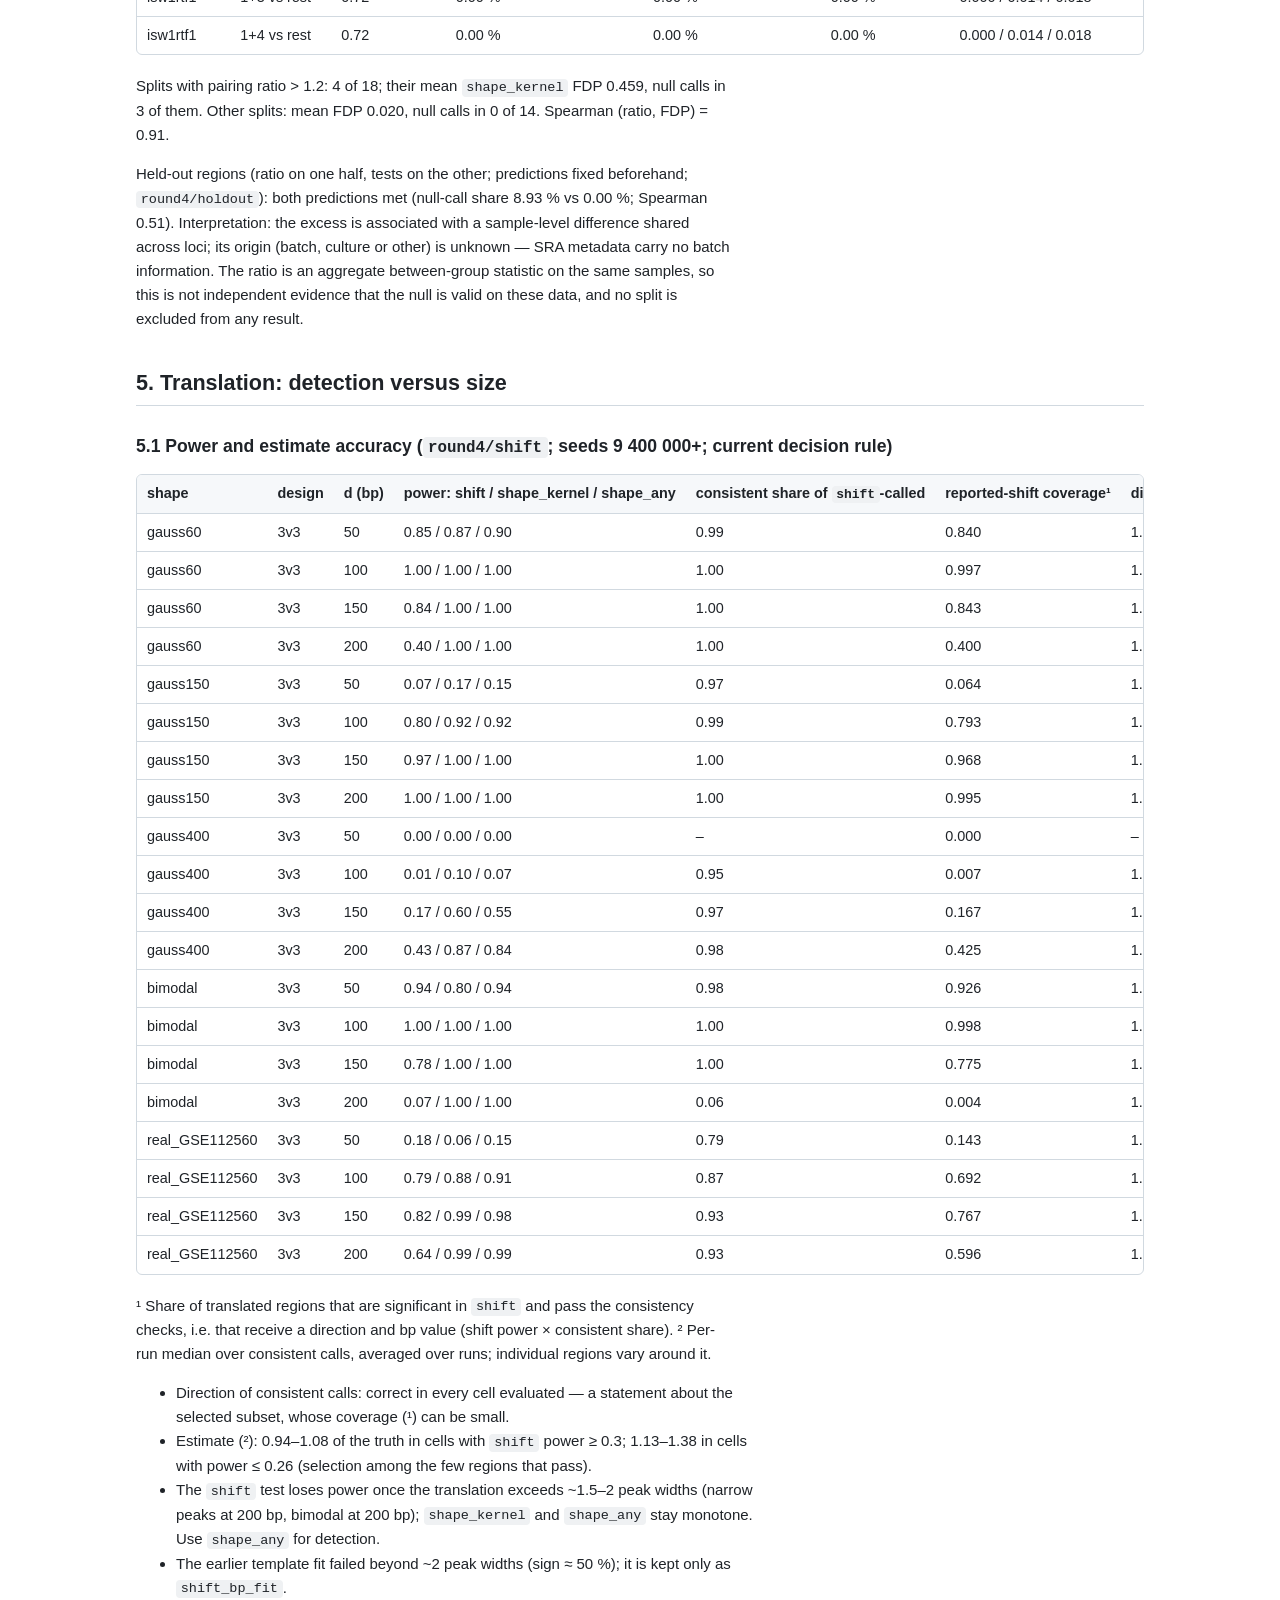
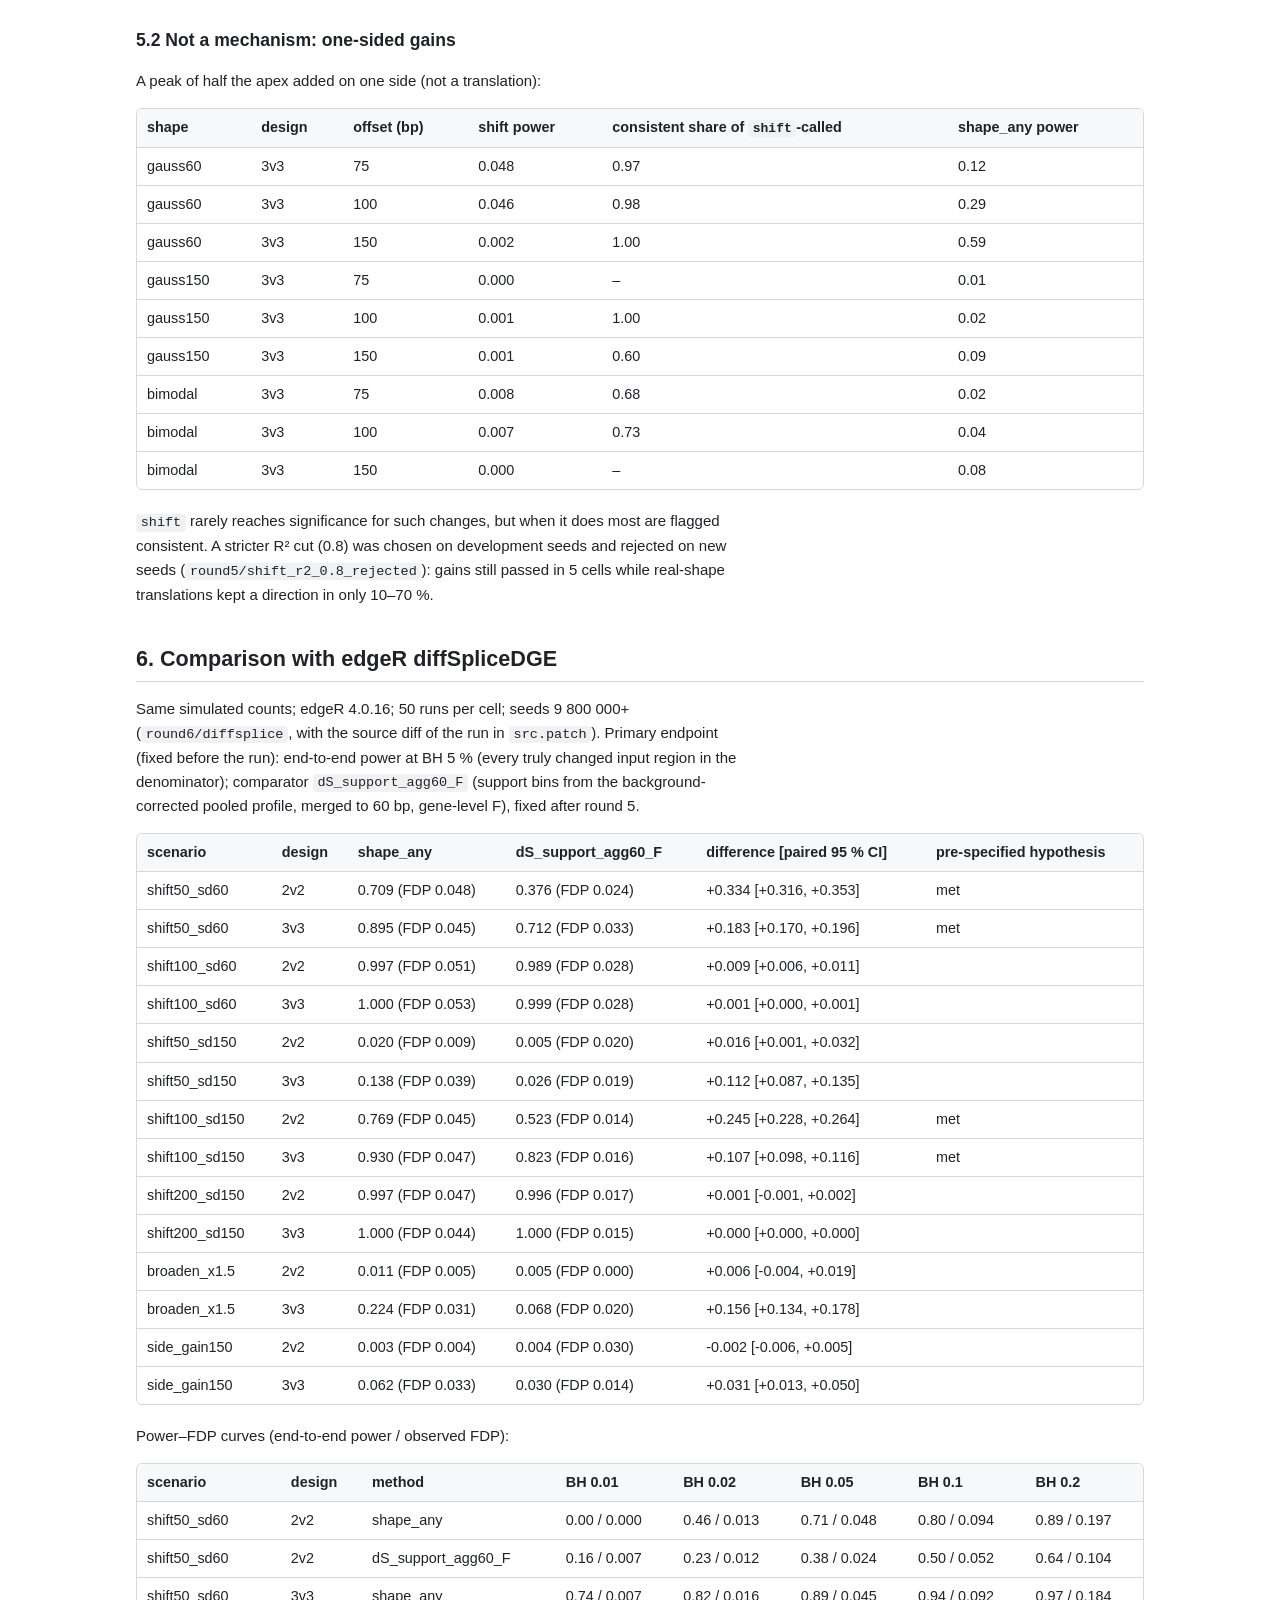
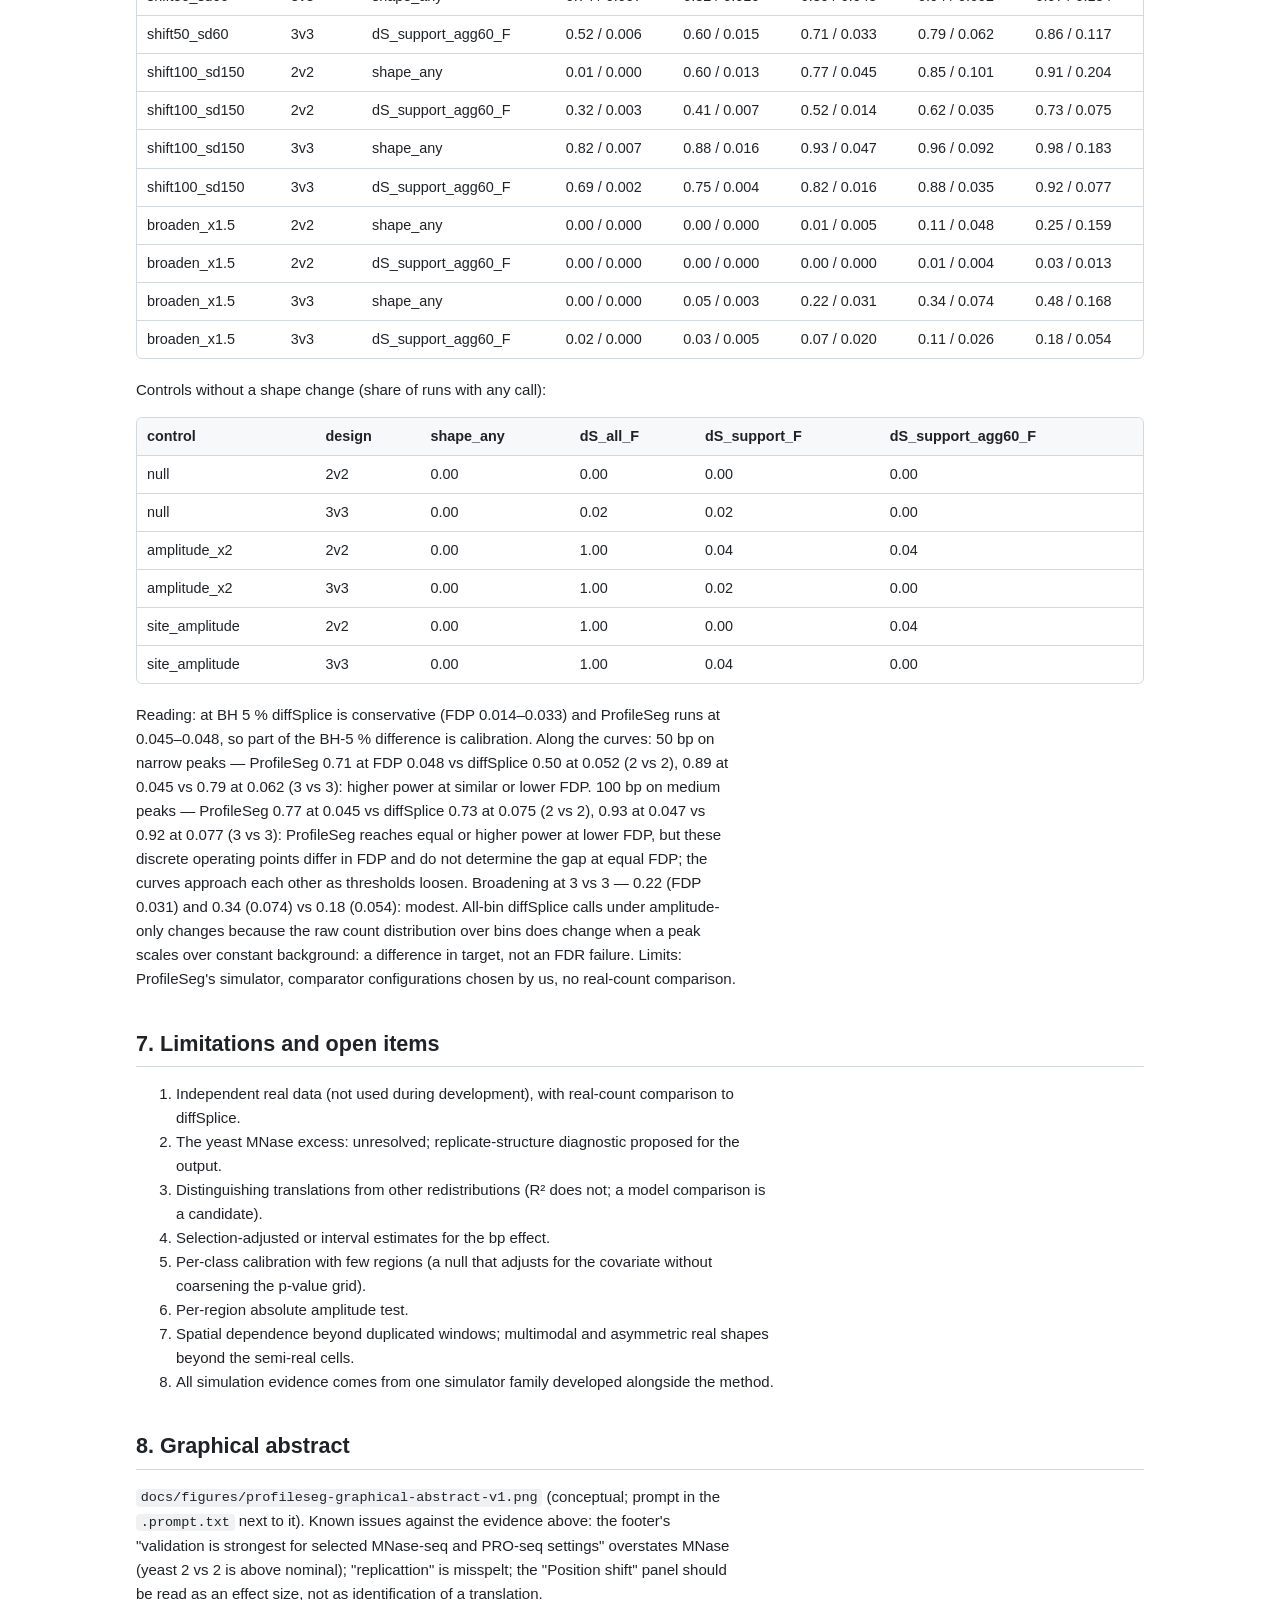
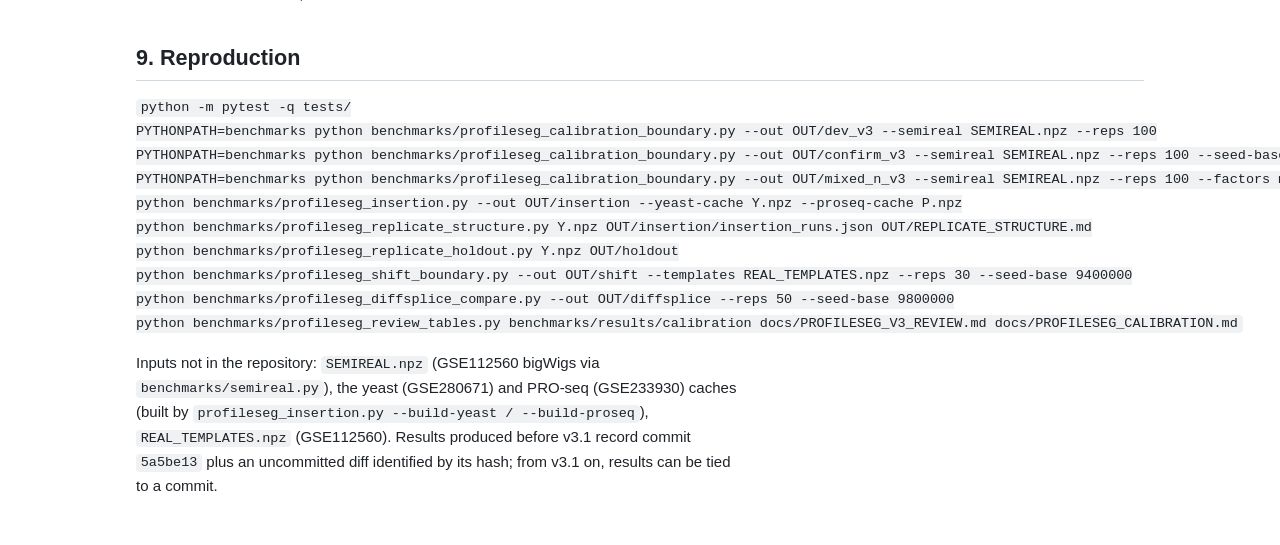
<file: docs/PROFILESEG_V3_REVIEW.html>
<!doctype html>
<html lang="en">
<head>
<meta charset="utf-8">
<meta name="viewport" content="width=device-width, initial-scale=1">
<title>ProfileSeg v3.1 — review packet</title>
<style>
:root { --bg:#ffffff; --fg:#1f2328; --muted:#59636e; --line:#d1d9e0; --head:#f6f8fa; --accent:#0969da; --code:#eff1f3; }
@media (prefers-color-scheme: dark) { :root:not([data-theme="light"]) {
  --bg:#0d1117; --fg:#e6edf3; --muted:#9198a1; --line:#3d444d; --head:#151b23; --accent:#4493f8; --code:#262c36; } }
:root[data-theme="dark"] { --bg:#0d1117; --fg:#e6edf3; --muted:#9198a1; --line:#3d444d; --head:#151b23; --accent:#4493f8; --code:#262c36; }
* { box-sizing: border-box; }
body { margin:0; background:var(--bg); color:var(--fg);
  font: 15px/1.6 -apple-system, BlinkMacSystemFont, "Segoe UI", Helvetica, Arial, sans-serif; }
main { max-width: 1040px; margin: 0 auto; padding: 32px 16px 64px; }
h1 { font-size: 1.9rem; margin: 0 0 .4rem; }
h2 { font-size: 1.35rem; margin: 2.2rem 0 .6rem; padding-bottom: .3rem; border-bottom: 1px solid var(--line); }
h3 { font-size: 1.1rem; margin: 1.6rem 0 .5rem; }
p, li { max-width: 72ch; }
em { color: var(--muted); }
code { background: var(--code); padding: .1em .35em; border-radius: 4px; font-size: .9em; }
a { color: var(--accent); }
.table { overflow-x: auto; margin: .8rem 0 1.2rem; border: 1px solid var(--line); border-radius: 6px; }
table { border-collapse: collapse; width: 100%; font-size: .9rem; }
th, td { text-align: left; vertical-align: top; padding: 7px 10px; border-bottom: 1px solid var(--line); }
th { background: var(--head); font-weight: 600; white-space: nowrap; }
tr:last-child td { border-bottom: none; }
td strong { color: var(--fg); }
</style>
</head>
<body><main>
<h1>ProfileSeg v3.1 — review packet</h1>
<p><em>Version 3.1.0, branch <code>profileseg-v3</code>. Consolidated after six review rounds; the full record (withdrawn claims,
superseded analyses, responses per round) is in <code>docs/PROFILESEG_V3_REVIEW_HISTORY.md</code>. Every table here is
generated from result files under <code>benchmarks/results/</code> (generation script: <code>benchmarks/profileseg_review_tables.py</code>
for the calibration blocks; the others were copied programmatically from the JSON files named in each section).
"Seg" means region-level screening of differential profiles, not segmentation of curves into intervals.</em></p>
<h2>1. Summary</h2>
<p>ProfileSeg compares signal profiles around predefined anchors (TSS, summits, nucleosome dyads) between two
conditions with biological replicates, and reports amplitude, shape and a translation-type effect separately.
The questions it addresses: did the spatial distribution of signal at a region change, and, where a translation
describes the change, by how many bp. The statistical core is a per-region permutation null pooled across
regions, needed because 2 or 3 replicates per group give only 3 or 10 label assignments per region.</p>
<p>What the evidence supports, and what it does not:</p>
<div class="table"><table>
<thead>
<tr>
<th>claim</th>
<th>status</th>
</tr>
</thead>
<tbody>
<tr>
<td>whole-list FDR for the shape tests near or below 0.05 across peak width, depth, noise, share changed (0–50 %), overlapping windows, balanced artefacts and real replicate noise, 2 and 3 replicates</td>
<td>supported empirically; pre-specified confirmatory run on new seeds passed; not a proven bound</td>
</tr>
<tr>
<td>per-class tail calibration (narrow / broad / low-depth regions) within the pre-specified tolerance (≤ ~1.5× nominal)</td>
<td>supported with ≥ 3000 regions at 2 vs 2 and ≥ 1000 at 3 vs 3 in the tested mix; <strong>not</strong> with fewer (2 vs 2: up to 2.6× liberal for narrow peaks)</td>
</tr>
<tr>
<td>FDR within a subgroup (e.g. broad or shallow regions) under global BH</td>
<td><strong>not supported</strong>; optional stratified BH targets it within matching strata and loses the combined-list level</td>
</tr>
<tr>
<td>exact permutation validity across regions</td>
<td>not claimed (the null is pooled; cross-region comparability is empirical)</td>
</tr>
<tr>
<td>real-data calibration</td>
<td>PRO-seq 3 vs 3 within nominal; <strong>yeast MNase 2 vs 2 above nominal</strong> (<code>shape_kernel</code> FDP 0.11–0.13, <code>shape_any</code> 0.10–0.11); the excess is associated with replicate structure, cause undetermined</td>
</tr>
<tr>
<td>more sensitive than edgeR diffSpliceDGE</td>
<td>pre-specified comparison met for 50 bp (narrow) and 100 bp (medium) translations at BH 5 %, where diffSplice is also more conservative. Along the power–FDP curves: for 50 bp on narrow peaks ProfileSeg has higher power at similar or lower observed FDP; for 100 bp on medium peaks ProfileSeg reaches equal or higher power at lower FDP than diffSplice's nearest points, but the discrete operating points do not fix the size of the gap at equal FDP; broadening at 3 vs 3 modest; neither detects broadening at 2 vs 2; simulation only</td>
</tr>
<tr>
<td>translation estimate (bp)</td>
<td>a consistency-checked shift that best matches the two condition-mean profiles, reported only for regions that are significant in <code>shift</code> and pass the consistency checks. Within that selected subset: direction correct in every evaluated cell; per-cell median estimate ÷ true 0.94–1.08 where <code>shift</code> power ≥ 0.3, up to 1.38 near the detection limit (selection). The subset can be small: the share of translated regions that receive a reported shift ranges from ≈ 0 to 1.00 across cells (e.g. 0.004 for bimodal profiles at 200 bp, where <code>shape_any</code> detects 1.00)</td>
</tr>
<tr>
<td>ProfileSeg identifies translations as a mechanism</td>
<td><strong>not supported</strong>: <code>translation_consistent</code> is a fit-consistency flag; one-sided gains that reach significance pass it; a stricter cut was evaluated and rejected</td>
</tr>
<tr>
<td>per-region absolute amplitude</td>
<td><strong>miscalibrated</strong> under complete nulls in two designs (FWER = FDR 0.20 and 0.275); not claimed</td>
</tr>
</tbody>
</table></div>
<p>Positioning: a replicate-aware, region-level screening tool for shape changes with an empirically studied
calibration and explicit limits; not yet a validated tool for quantifying translations, and not shown to be
generally superior to count-based alternatives.</p>
<h2>2. Method</h2>
<ul>
<li><strong>Inputs.</strong> Sample manifest (condition, replicate, optional batch) with bigWig or BAM signal files (BAM:
  fragment midpoints, coverage or read ends; MAPQ, duplicate, proper-pair and fragment-size filters), or a
  precomputed matrix; a BED of predefined anchors with strand; window, bin and background settings.</li>
<li><strong>Shape tests</strong> on background-corrected, mass-normalised profiles:
  <code>shape_kernel</code> (MMD-type kernel distance between condition means, scaled by within-condition spread plus a
  label-invariant s0); <code>shift</code> (projection of each sample on the pooled template's derivative; directional);
  <code>shape_any</code> (per-region Cauchy combination of the two p-values, then one BH — approximately valid through a
  tail approximation, calibration checked by simulation).</li>
<li><strong>Null.</strong> Statistics of all non-observed label assignments, pooled over regions; in v3 pooled within quantile
  strata of each region's total spread (identical under every assignment) when each stratum keeps ≥ 200
  regions and ≥ 2000 null values. The output reports the number of testable regions, strata and null values.</li>
<li><strong>Translation description.</strong> <code>estimate</code> = cross-correlation shift of the condition means, from a global
  search over a bounded lag range (±25 % of the core window; ±500 bp with the default ±1000 bp core); an optimum
  on the search boundary is flagged (<code>search_edge</code>) and gives no estimate. For regions significant in <code>shift</code>,
  a direction (Higher/Lower) and bp value are given only when the shift agrees in sign with the projection,
  explains ≥ 50 % of the between-condition difference (<code>translation_r2</code>) and is unambiguous
  (<code>translation_ambiguity</code> &lt; 0.9); otherwise the significant region is reported as <code>Changed</code>, with NaN bp and
  the reason in <code>translation_flag</code>. Non-significant regions stay Not_significant. <code>translation_fit</code> (high_r2 ≥ 0.8 /
  moderate_r2) is descriptive. The earlier per-sample template fit is kept as <code>shift_bp_fit</code>.</li>
<li><strong>Diagnostics.</strong> Depth per region (exact for BAM, estimated for bigWig), replicate influence, batch
  confounding (tests refused when condition and batch coincide), fragment-length QC for BAM.</li>
</ul>
<h2>3. Calibration of the shape tests</h2>
<p>Script <code>benchmarks/profileseg_calibration_boundary.py</code>; details and deviations from protocol in
<code>docs/PROFILESEG_CALIBRATION.md</code>. Development runs reuse the seeds on which the v3 null was designed; the
confirmatory run used new seeds and criteria fixed beforehand.</p>
<h3>3.1 Runs</h3>
<!-- gen:provenance -->
<div class="table"><table>
<thead>
<tr>
<th>run</th>
<th>purpose</th>
<th>seeds</th>
<th>null</th>
<th>FDR</th>
<th>commit</th>
<th>uncommitted src files</th>
<th>regional.py sha256</th>
<th>src diff sha256</th>
<th>started → finished</th>
</tr>
</thead>
<tbody>
<tr>
<td>confirm_v3</td>
<td>confirmatory, v3 default (frozen)</td>
<td>9100000+</td>
<td>strata</td>
<td>none</td>
<td><code>5a5be1371e</code></td>
<td>4</td>
<td><code>15a257546ec0aa00</code></td>
<td><code>2995aee9d62eb521</code></td>
<td>2026-10-26T21:05:10 → 2026-10-26T21:17:20</td>
</tr>
<tr>
<td>dev_fdr_depth</td>
<td>development, depth FDR strata</td>
<td>5000000+</td>
<td>strata</td>
<td>depth</td>
<td><code>5a5be1371e</code></td>
<td>4</td>
<td><code>15a257546ec0aa00</code></td>
<td><code>2995aee9d62eb521</code></td>
<td>2026-10-26T21:01:48 → 2026-10-26T21:05:09</td>
</tr>
<tr>
<td>dev_fdr_spread</td>
<td>development, spread FDR strata</td>
<td>5000000+</td>
<td>strata</td>
<td>spread</td>
<td><code>5a5be1371e</code></td>
<td>4</td>
<td><code>15a257546ec0aa00</code></td>
<td><code>2995aee9d62eb521</code></td>
<td>2026-10-26T20:58:23 → 2026-10-26T21:01:46</td>
</tr>
<tr>
<td>dev_v24</td>
<td>development, v2.4 null</td>
<td>5000000+</td>
<td>none</td>
<td>none</td>
<td><code>5a5be1371e</code></td>
<td>4</td>
<td><code>15a257546ec0aa00</code></td>
<td><code>2995aee9d62eb521</code></td>
<td>2026-10-26T20:46:07 → 2026-10-26T20:58:22</td>
</tr>
<tr>
<td>dev_v3</td>
<td>development, v3 default</td>
<td>5000000+</td>
<td>strata</td>
<td>none</td>
<td><code>5a5be1371e</code></td>
<td>4</td>
<td><code>15a257546ec0aa00</code></td>
<td><code>2995aee9d62eb521</code></td>
<td>2026-10-26T20:33:37 → 2026-10-26T20:46:06</td>
</tr>
</tbody>
</table></div>
<!-- /gen:provenance -->

<p>The confirmatory run was repeated with the current translation code: all 50 original cells identical
(<code>benchmarks/results/round4/confirm_v3_rerun</code>).</p>
<h3>3.2 Whole-list FDR and confirmatory criteria</h3>
<!-- gen:wholelist -->
<div class="table"><table>
<thead>
<tr>
<th>run</th>
<th>cells × tests judged</th>
<th>ok</th>
<th>WATCH</th>
<th>EXCEEDS</th>
<th>largest mean FDP</th>
<th>largest CI upper bound</th>
</tr>
</thead>
<tbody>
<tr>
<td>dev_v3</td>
<td>114</td>
<td>114</td>
<td>0</td>
<td>0</td>
<td>0.052</td>
<td>0.059</td>
</tr>
<tr>
<td>dev_v24</td>
<td>114</td>
<td>114</td>
<td>0</td>
<td>0</td>
<td>0.052</td>
<td>0.063</td>
</tr>
<tr>
<td>confirm_v3</td>
<td>114</td>
<td>114</td>
<td>0</td>
<td>0</td>
<td>0.049</td>
<td>0.058</td>
</tr>
</tbody>
</table></div>
<p>Selected cells (FDP [95 % CI] / power; whole list):</p>
<div class="table"><table>
<thead>
<tr>
<th>factor</th>
<th>level</th>
<th>design</th>
<th>run</th>
<th>shape_kernel</th>
<th>shift</th>
<th>shape_any</th>
</tr>
</thead>
<tbody>
<tr>
<td>width</td>
<td>60</td>
<td>2v2</td>
<td>dev_v3</td>
<td>0.052 [0.046, 0.057] / 0.87</td>
<td>0.034 [0.029, 0.040] / 0.48</td>
<td>0.046 [0.041, 0.050] / 0.83</td>
</tr>
<tr>
<td>width</td>
<td>60</td>
<td>2v2</td>
<td>confirm_v3</td>
<td>0.046 [0.041, 0.051] / 0.86</td>
<td>0.034 [0.028, 0.039] / 0.48</td>
<td>0.039 [0.035, 0.044] / 0.81</td>
</tr>
<tr>
<td>width</td>
<td>400</td>
<td>3v3</td>
<td>dev_v3</td>
<td>0.027 [0.015, 0.039] / 0.02</td>
<td>0.011 [0.000, 0.024] / 0.00</td>
<td>0.014 [0.004, 0.024] / 0.01</td>
</tr>
<tr>
<td>width</td>
<td>400</td>
<td>3v3</td>
<td>confirm_v3</td>
<td>0.032 [0.017, 0.047] / 0.03</td>
<td>0.000 [0.000, 0.000] / 0.00</td>
<td>0.006 [0.000, 0.012] / 0.01</td>
</tr>
<tr>
<td>depth</td>
<td>5.0</td>
<td>3v3</td>
<td>dev_v3</td>
<td>0.037 [0.031, 0.044] / 0.26</td>
<td>0.036 [0.025, 0.047] / 0.07</td>
<td>0.030 [0.023, 0.037] / 0.22</td>
</tr>
<tr>
<td>depth</td>
<td>5.0</td>
<td>3v3</td>
<td>confirm_v3</td>
<td>0.045 [0.037, 0.052] / 0.28</td>
<td>0.043 [0.029, 0.057] / 0.07</td>
<td>0.041 [0.034, 0.048] / 0.24</td>
</tr>
<tr>
<td>noise</td>
<td>high</td>
<td>3v3</td>
<td>dev_v3</td>
<td>0.036 [0.028, 0.043] / 0.18</td>
<td>0.029 [0.014, 0.044] / 0.01</td>
<td>0.034 [0.025, 0.042] / 0.14</td>
</tr>
<tr>
<td>noise</td>
<td>high</td>
<td>3v3</td>
<td>confirm_v3</td>
<td>0.034 [0.026, 0.042] / 0.19</td>
<td>0.026 [0.011, 0.040] / 0.02</td>
<td>0.032 [0.024, 0.041] / 0.13</td>
</tr>
<tr>
<td>proportion</td>
<td>0.0</td>
<td>2v2</td>
<td>dev_v3</td>
<td>FWER 0.000 [0.000, 0.036]</td>
<td>FWER 0.000 [0.000, 0.036]</td>
<td>FWER 0.000 [0.000, 0.036]</td>
</tr>
<tr>
<td>proportion</td>
<td>0.0</td>
<td>2v2</td>
<td>confirm_v3</td>
<td>FWER 0.000 [0.000, 0.036]</td>
<td>FWER 0.000 [0.000, 0.036]</td>
<td>FWER 0.000 [0.000, 0.036]</td>
</tr>
<tr>
<td>proportion</td>
<td>0.0</td>
<td>3v3</td>
<td>dev_v3</td>
<td>FWER 0.000 [0.000, 0.036]</td>
<td>FWER 0.000 [0.000, 0.036]</td>
<td>FWER 0.000 [0.000, 0.036]</td>
</tr>
<tr>
<td>proportion</td>
<td>0.0</td>
<td>3v3</td>
<td>confirm_v3</td>
<td>FWER 0.000 [0.000, 0.036]</td>
<td>FWER 0.000 [0.000, 0.036]</td>
<td>FWER 0.000 [0.000, 0.036]</td>
</tr>
<tr>
<td>proportion</td>
<td>0.5</td>
<td>2v2</td>
<td>dev_v3</td>
<td>0.043 [0.040, 0.046] / 0.63</td>
<td>0.030 [0.026, 0.033] / 0.32</td>
<td>0.037 [0.034, 0.040] / 0.59</td>
</tr>
<tr>
<td>proportion</td>
<td>0.5</td>
<td>2v2</td>
<td>confirm_v3</td>
<td>0.044 [0.040, 0.047] / 0.63</td>
<td>0.031 [0.027, 0.035] / 0.31</td>
<td>0.039 [0.036, 0.043] / 0.59</td>
</tr>
<tr>
<td>correlation</td>
<td>overlap</td>
<td>2v2</td>
<td>dev_v3</td>
<td>0.046 [0.041, 0.051] / 0.45</td>
<td>0.043 [0.035, 0.051] / 0.23</td>
<td>0.045 [0.039, 0.051] / 0.43</td>
</tr>
<tr>
<td>correlation</td>
<td>overlap</td>
<td>2v2</td>
<td>confirm_v3</td>
<td>0.048 [0.042, 0.054] / 0.44</td>
<td>0.045 [0.037, 0.053] / 0.22</td>
<td>0.047 [0.041, 0.053] / 0.42</td>
</tr>
<tr>
<td>batch</td>
<td>balanced 15 bp</td>
<td>3v3</td>
<td>dev_v3</td>
<td>0.031 [0.027, 0.035] / 0.62</td>
<td>0.029 [0.024, 0.034] / 0.36</td>
<td>0.030 [0.026, 0.034] / 0.57</td>
</tr>
<tr>
<td>batch</td>
<td>balanced 15 bp</td>
<td>3v3</td>
<td>confirm_v3</td>
<td>0.030 [0.026, 0.034] / 0.61</td>
<td>0.027 [0.021, 0.032] / 0.35</td>
<td>0.030 [0.025, 0.034] / 0.57</td>
</tr>
<tr>
<td>semireal</td>
<td>real noise</td>
<td>2v2</td>
<td>dev_v3</td>
<td>0.049 [0.043, 0.055] / 0.54</td>
<td>0.038 [0.031, 0.045] / 0.42</td>
<td>0.048 [0.042, 0.054] / 0.56</td>
</tr>
<tr>
<td>semireal</td>
<td>real noise</td>
<td>2v2</td>
<td>confirm_v3</td>
<td>0.047 [0.039, 0.055] / 0.53</td>
<td>0.042 [0.033, 0.051] / 0.42</td>
<td>0.048 [0.040, 0.057] / 0.55</td>
</tr>
<tr>
<td>mixed_large</td>
<td>3 classes × 1000</td>
<td>2v2</td>
<td>dev_v3</td>
<td>0.045 [0.042, 0.049] / 0.32</td>
<td>0.037 [0.032, 0.042] / 0.14</td>
<td>0.040 [0.036, 0.043] / 0.29</td>
</tr>
<tr>
<td>mixed_large</td>
<td>3 classes × 1000</td>
<td>2v2</td>
<td>confirm_v3</td>
<td>0.044 [0.041, 0.048] / 0.32</td>
<td>0.034 [0.029, 0.038] / 0.13</td>
<td>0.037 [0.034, 0.040] / 0.28</td>
</tr>
<tr>
<td>mixed_large</td>
<td>3 classes × 1000</td>
<td>3v3</td>
<td>dev_v3</td>
<td>0.045 [0.042, 0.047] / 0.44</td>
<td>0.042 [0.038, 0.045] / 0.19</td>
<td>0.043 [0.040, 0.046] / 0.41</td>
</tr>
<tr>
<td>mixed_large</td>
<td>3 classes × 1000</td>
<td>3v3</td>
<td>confirm_v3</td>
<td>0.046 [0.043, 0.048] / 0.44</td>
<td>0.039 [0.036, 0.043] / 0.19</td>
<td>0.043 [0.040, 0.046] / 0.41</td>
</tr>
</tbody>
</table></div>
<!-- /gen:wholelist -->

<!-- gen:confirm -->
<div class="table"><table>
<thead>
<tr>
<th>criterion</th>
<th>result</th>
</tr>
</thead>
<tbody>
<tr>
<td>C1 whole list: no EXCEEDS</td>
<td><strong>pass</strong></td>
</tr>
<tr>
<td>C2 complete null: ≤ 5 of 100 runs with any call</td>
<td><strong>pass</strong></td>
</tr>
<tr>
<td>C3 per-class tails (mixed_large): p01 in [0.007, 0.014] (shape_kernel, shape_any), ≤ 0.015 (shift)</td>
<td><strong>pass</strong></td>
</tr>
</tbody>
</table></div>
<!-- /gen:confirm -->

<p>"ok" means no statistically clear exceedance (the 95 % Monte Carlo CI of the mean FDP not above 0.05), not a
demonstrated bound.</p>
<h3>3.3 Per-class tails</h3>
<!-- gen:perclass -->
<p>Share of <strong>unchanged</strong> regions with p &lt; 0.01 (nominal 0.01), mixed designs:</p>
<div class="table"><table>
<thead>
<tr>
<th>design</th>
<th>class</th>
<th>test</th>
<th>v2.4 null (dev)</th>
<th>v3 null (dev)</th>
<th>v3 null (confirmatory)</th>
</tr>
</thead>
<tbody>
<tr>
<td>mixed 2v2</td>
<td>narrow (sd 60 bp)</td>
<td>shape_kernel</td>
<td>0.0225</td>
<td>0.0225</td>
<td>0.0257</td>
</tr>
<tr>
<td>mixed 2v2</td>
<td>narrow (sd 60 bp)</td>
<td>shift</td>
<td>0.0023</td>
<td>0.0023</td>
<td>0.0029</td>
</tr>
<tr>
<td>mixed 2v2</td>
<td>narrow (sd 60 bp)</td>
<td>shape_any</td>
<td>0.0131</td>
<td>0.0131</td>
<td>0.0136</td>
</tr>
<tr>
<td>mixed 2v2</td>
<td>broad (sd 400 bp)</td>
<td>shape_kernel</td>
<td>0.0000</td>
<td>0.0000</td>
<td>0.0000</td>
</tr>
<tr>
<td>mixed 2v2</td>
<td>broad (sd 400 bp)</td>
<td>shift</td>
<td>0.0109</td>
<td>0.0109</td>
<td>0.0109</td>
</tr>
<tr>
<td>mixed 2v2</td>
<td>broad (sd 400 bp)</td>
<td>shape_any</td>
<td>0.0054</td>
<td>0.0054</td>
<td>0.0041</td>
</tr>
<tr>
<td>mixed 2v2</td>
<td>low depth</td>
<td>shape_kernel</td>
<td>0.0123</td>
<td>0.0123</td>
<td>0.0129</td>
</tr>
<tr>
<td>mixed 2v2</td>
<td>low depth</td>
<td>shift</td>
<td>0.0174</td>
<td>0.0174</td>
<td>0.0169</td>
</tr>
<tr>
<td>mixed 2v2</td>
<td>low depth</td>
<td>shape_any</td>
<td>0.0152</td>
<td>0.0152</td>
<td>0.0146</td>
</tr>
<tr>
<td>mixed 3v3</td>
<td>narrow (sd 60 bp)</td>
<td>shape_kernel</td>
<td>0.0206</td>
<td>0.0181</td>
<td>0.0164</td>
</tr>
<tr>
<td>mixed 3v3</td>
<td>narrow (sd 60 bp)</td>
<td>shift</td>
<td>0.0010</td>
<td>0.0060</td>
<td>0.0054</td>
</tr>
<tr>
<td>mixed 3v3</td>
<td>narrow (sd 60 bp)</td>
<td>shape_any</td>
<td>0.0109</td>
<td>0.0124</td>
<td>0.0114</td>
</tr>
<tr>
<td>mixed 3v3</td>
<td>broad (sd 400 bp)</td>
<td>shape_kernel</td>
<td>0.0000</td>
<td>0.0000</td>
<td>0.0001</td>
</tr>
<tr>
<td>mixed 3v3</td>
<td>broad (sd 400 bp)</td>
<td>shift</td>
<td>0.0115</td>
<td>0.0117</td>
<td>0.0111</td>
</tr>
<tr>
<td>mixed 3v3</td>
<td>broad (sd 400 bp)</td>
<td>shape_any</td>
<td>0.0053</td>
<td>0.0054</td>
<td>0.0059</td>
</tr>
<tr>
<td>mixed 3v3</td>
<td>low depth</td>
<td>shape_kernel</td>
<td>0.0120</td>
<td>0.0186</td>
<td>0.0161</td>
</tr>
<tr>
<td>mixed 3v3</td>
<td>low depth</td>
<td>shift</td>
<td>0.0156</td>
<td>0.0115</td>
<td>0.0144</td>
</tr>
<tr>
<td>mixed 3v3</td>
<td>low depth</td>
<td>shape_any</td>
<td>0.0136</td>
<td>0.0152</td>
<td>0.0156</td>
</tr>
<tr>
<td>mixed_large 2v2</td>
<td>narrow (sd 60 bp)</td>
<td>shape_kernel</td>
<td>0.0233</td>
<td>0.0145</td>
<td>0.0138</td>
</tr>
<tr>
<td>mixed_large 2v2</td>
<td>narrow (sd 60 bp)</td>
<td>shift</td>
<td>0.0030</td>
<td>0.0077</td>
<td>0.0075</td>
</tr>
<tr>
<td>mixed_large 2v2</td>
<td>narrow (sd 60 bp)</td>
<td>shape_any</td>
<td>0.0136</td>
<td>0.0115</td>
<td>0.0102</td>
</tr>
<tr>
<td>mixed_large 2v2</td>
<td>broad (sd 400 bp)</td>
<td>shape_kernel</td>
<td>0.0000</td>
<td>0.0089</td>
<td>0.0097</td>
</tr>
<tr>
<td>mixed_large 2v2</td>
<td>broad (sd 400 bp)</td>
<td>shift</td>
<td>0.0114</td>
<td>0.0109</td>
<td>0.0113</td>
</tr>
<tr>
<td>mixed_large 2v2</td>
<td>broad (sd 400 bp)</td>
<td>shape_any</td>
<td>0.0053</td>
<td>0.0093</td>
<td>0.0099</td>
</tr>
<tr>
<td>mixed_large 2v2</td>
<td>low depth</td>
<td>shape_kernel</td>
<td>0.0125</td>
<td>0.0115</td>
<td>0.0133</td>
</tr>
<tr>
<td>mixed_large 2v2</td>
<td>low depth</td>
<td>shift</td>
<td>0.0174</td>
<td>0.0132</td>
<td>0.0126</td>
</tr>
<tr>
<td>mixed_large 2v2</td>
<td>low depth</td>
<td>shape_any</td>
<td>0.0160</td>
<td>0.0126</td>
<td>0.0128</td>
</tr>
<tr>
<td>mixed_large 3v3</td>
<td>narrow (sd 60 bp)</td>
<td>shape_kernel</td>
<td>0.0207</td>
<td>0.0125</td>
<td>0.0132</td>
</tr>
<tr>
<td>mixed_large 3v3</td>
<td>narrow (sd 60 bp)</td>
<td>shift</td>
<td>0.0016</td>
<td>0.0097</td>
<td>0.0098</td>
</tr>
<tr>
<td>mixed_large 3v3</td>
<td>narrow (sd 60 bp)</td>
<td>shape_any</td>
<td>0.0115</td>
<td>0.0120</td>
<td>0.0115</td>
</tr>
<tr>
<td>mixed_large 3v3</td>
<td>broad (sd 400 bp)</td>
<td>shape_kernel</td>
<td>0.0000</td>
<td>0.0096</td>
<td>0.0101</td>
</tr>
<tr>
<td>mixed_large 3v3</td>
<td>broad (sd 400 bp)</td>
<td>shift</td>
<td>0.0127</td>
<td>0.0110</td>
<td>0.0108</td>
</tr>
<tr>
<td>mixed_large 3v3</td>
<td>broad (sd 400 bp)</td>
<td>shape_any</td>
<td>0.0056</td>
<td>0.0103</td>
<td>0.0105</td>
</tr>
<tr>
<td>mixed_large 3v3</td>
<td>low depth</td>
<td>shape_kernel</td>
<td>0.0116</td>
<td>0.0117</td>
<td>0.0115</td>
</tr>
<tr>
<td>mixed_large 3v3</td>
<td>low depth</td>
<td>shift</td>
<td>0.0162</td>
<td>0.0117</td>
<td>0.0108</td>
</tr>
<tr>
<td>mixed_large 3v3</td>
<td>low depth</td>
<td>shape_any</td>
<td>0.0146</td>
<td>0.0120</td>
<td>0.0114</td>
</tr>
</tbody>
</table></div>
<!-- /gen:perclass -->

<h3>3.4 Region-count boundary</h3>
<p>Mixed design (narrow / broad / low depth in equal parts), share of unchanged regions with p &lt; 0.01 over all
classes and tests (nominal 0.01). Sources: <code>round3/mixed_n_v3</code>, <code>round3/mixed_n_v24</code> (development seeds) and
<code>round4/confirm_v3_rerun</code> (seeds 9 100 000+).</p>
<div class="table"><table>
<thead>
<tr>
<th>design</th>
<th>regions (total)</th>
<th>p01 range, v2.4 null (dev)</th>
<th>p01 range, v3 null (dev)</th>
<th>p01 range, v3 null (new seeds)</th>
</tr>
</thead>
<tbody>
<tr>
<td>2v2</td>
<td>600</td>
<td>0.0000–0.0223</td>
<td>0.0000–0.0223</td>
<td>0.0000–0.0258</td>
</tr>
<tr>
<td>2v2</td>
<td>1000</td>
<td>0.0000–0.0217</td>
<td>0.0000–0.0217</td>
<td>0.0000–0.0235</td>
</tr>
<tr>
<td>2v2</td>
<td>1500</td>
<td>0.0000–0.0234</td>
<td>0.0000–0.0234</td>
<td>0.0000–0.0230</td>
</tr>
<tr>
<td>2v2</td>
<td>2000</td>
<td>0.0000–0.0227</td>
<td>0.0000–0.0227</td>
<td>0.0000–0.0215</td>
</tr>
<tr>
<td>2v2</td>
<td>3000</td>
<td>0.0000–0.0220</td>
<td>0.0075–0.0144</td>
<td>0.0080–0.0150</td>
</tr>
<tr>
<td>2v2</td>
<td>6000</td>
<td>0.0000–0.0234</td>
<td>0.0095–0.0134</td>
<td>0.0092–0.0132</td>
</tr>
<tr>
<td>3v3</td>
<td>600</td>
<td>0.0000–0.0192</td>
<td>0.0001–0.0159</td>
<td>0.0001–0.0181</td>
</tr>
<tr>
<td>3v3</td>
<td>1000</td>
<td>0.0000–0.0203</td>
<td>0.0072–0.0140</td>
<td>0.0075–0.0125</td>
</tr>
<tr>
<td>3v3</td>
<td>1500</td>
<td>0.0000–0.0201</td>
<td>0.0088–0.0123</td>
<td>0.0095–0.0127</td>
</tr>
<tr>
<td>3v3</td>
<td>2000</td>
<td>0.0000–0.0195</td>
<td>0.0080–0.0132</td>
<td>0.0086–0.0127</td>
</tr>
<tr>
<td>3v3</td>
<td>3000</td>
<td>0.0000–0.0190</td>
<td>0.0099–0.0121</td>
<td>0.0091–0.0122</td>
</tr>
<tr>
<td>3v3</td>
<td>6000</td>
<td>0.0000–0.0194</td>
<td>0.0094–0.0124</td>
<td>0.0092–0.0125</td>
</tr>
</tbody>
</table></div>
<p>The boundary depends on the number of testable regions and on this class mix; it is not a general threshold.</p>
<h3>3.5 Per-class FDR and stratified BH</h3>
<!-- gen:fdrstrata -->
<p>Class FDP (mean over runs) and whole-list FDP [95 % CI], <code>mixed_large</code>, by FDR strata:</p>
<div class="table"><table>
<thead>
<tr>
<th>design</th>
<th>FDR strata</th>
<th>test</th>
<th>narrow</th>
<th>broad</th>
<th>low depth</th>
<th>whole list</th>
</tr>
</thead>
<tbody>
<tr>
<td>2v2</td>
<td>none (global BH)</td>
<td>shape_kernel</td>
<td>0.025</td>
<td>0.222</td>
<td>0.090</td>
<td>0.045 [0.042, 0.049] / 0.32</td>
</tr>
<tr>
<td>2v2</td>
<td>none (global BH)</td>
<td>shift</td>
<td>0.010</td>
<td>0.330</td>
<td>0.165</td>
<td>0.037 [0.032, 0.042] / 0.14</td>
</tr>
<tr>
<td>2v2</td>
<td>none (global BH)</td>
<td>shape_any</td>
<td>0.017</td>
<td>0.256</td>
<td>0.103</td>
<td>0.040 [0.036, 0.043] / 0.29</td>
</tr>
<tr>
<td>2v2</td>
<td>spread</td>
<td>shape_kernel</td>
<td>0.048</td>
<td>0.008</td>
<td>0.108</td>
<td>0.059 [0.055, 0.062] / 0.34</td>
</tr>
<tr>
<td>2v2</td>
<td>spread</td>
<td>shift</td>
<td>0.018</td>
<td>0.000</td>
<td>0.143</td>
<td>0.032 [0.029, 0.036] / 0.16</td>
</tr>
<tr>
<td>2v2</td>
<td>spread</td>
<td>shape_any</td>
<td>0.036</td>
<td>0.000</td>
<td>0.110</td>
<td>0.048 [0.044, 0.051] / 0.32</td>
</tr>
<tr>
<td>2v2</td>
<td>depth</td>
<td>shape_kernel</td>
<td>0.034</td>
<td>0.260</td>
<td>0.083</td>
<td>0.052 [0.048, 0.056] / 0.31</td>
</tr>
<tr>
<td>2v2</td>
<td>depth</td>
<td>shift</td>
<td>0.015</td>
<td>0.364</td>
<td>0.131</td>
<td>0.034 [0.030, 0.038] / 0.14</td>
</tr>
<tr>
<td>2v2</td>
<td>depth</td>
<td>shape_any</td>
<td>0.024</td>
<td>0.291</td>
<td>0.104</td>
<td>0.041 [0.038, 0.045] / 0.27</td>
</tr>
<tr>
<td>3v3</td>
<td>none (global BH)</td>
<td>shape_kernel</td>
<td>0.024</td>
<td>0.211</td>
<td>0.060</td>
<td>0.045 [0.042, 0.047] / 0.44</td>
</tr>
<tr>
<td>3v3</td>
<td>none (global BH)</td>
<td>shift</td>
<td>0.015</td>
<td>0.343</td>
<td>0.104</td>
<td>0.042 [0.038, 0.045] / 0.19</td>
</tr>
<tr>
<td>3v3</td>
<td>none (global BH)</td>
<td>shape_any</td>
<td>0.021</td>
<td>0.234</td>
<td>0.062</td>
<td>0.043 [0.040, 0.046] / 0.41</td>
</tr>
<tr>
<td>3v3</td>
<td>spread</td>
<td>shape_kernel</td>
<td>0.039</td>
<td>0.014</td>
<td>0.059</td>
<td>0.044 [0.041, 0.046] / 0.43</td>
</tr>
<tr>
<td>3v3</td>
<td>spread</td>
<td>shift</td>
<td>0.023</td>
<td>0.000</td>
<td>0.085</td>
<td>0.033 [0.029, 0.036] / 0.19</td>
</tr>
<tr>
<td>3v3</td>
<td>spread</td>
<td>shape_any</td>
<td>0.034</td>
<td>0.000</td>
<td>0.067</td>
<td>0.041 [0.038, 0.044] / 0.40</td>
</tr>
<tr>
<td>3v3</td>
<td>depth</td>
<td>shape_kernel</td>
<td>0.030</td>
<td>0.208</td>
<td>0.056</td>
<td>0.046 [0.043, 0.048] / 0.43</td>
</tr>
<tr>
<td>3v3</td>
<td>depth</td>
<td>shift</td>
<td>0.022</td>
<td>0.330</td>
<td>0.077</td>
<td>0.040 [0.037, 0.044] / 0.18</td>
</tr>
<tr>
<td>3v3</td>
<td>depth</td>
<td>shape_any</td>
<td>0.028</td>
<td>0.220</td>
<td>0.056</td>
<td>0.044 [0.042, 0.047] / 0.40</td>
</tr>
</tbody>
</table></div>
<!-- /gen:fdrstrata -->

<p>Global BH targets the FDR of the whole list; formal control requires valid input p-values and suitable
dependence conditions, and the validity of these pooled-null p-values across heterogeneous regions is exactly
what is assessed empirically here. Within-stratum BH (<code>inference.fdr_strata</code>) targets the FDR within strata
that match the subgroup of interest; the combined list is then not controlled at the same level (two strata
with one null each: 1 − 0.95² ≈ 0.0975 at 0.05).</p>
<h2>4. Real data</h2>
<h3>4.1 In-silico insertion on real replicates</h3>
<p>Within-condition splits of real replicates — candidate null controls, not a gold standard known to be free
of systematic differences — with known changes inserted into 20 % of regions (<code>benchmarks/profileseg_insertion.py</code>; output <code>benchmarks/results/round3/insertion</code>, run
2026-10-26T21:36:14, regional.py <code>15a257546ec0aa00</code>; the shape tests have not changed since).</p>
<div class="table"><table>
<thead>
<tr>
<th>data</th>
<th>test</th>
<th>real null: share called / FWER</th>
<th>amplitude-only: share called</th>
<th>shift 20 / 50 / 100 bp: power (FDP)</th>
<th>broaden ×1.3 / ×1.5: power (FDP)</th>
</tr>
</thead>
<tbody>
<tr>
<td>PRO-seq 3 vs 3</td>
<td>shape_any</td>
<td>0.0000 / 0.00</td>
<td>0.0000</td>
<td>0.94 (0.015) / 1.00 (0.014) / 0.99 (0.015)</td>
<td>0.23 (0.008) / 0.52 (0.014)</td>
</tr>
<tr>
<td>PRO-seq 3 vs 3</td>
<td>shape_kernel</td>
<td>0.0000 / 0.00</td>
<td>0.0000</td>
<td>0.36 (0.010) / 0.91 (0.013) / 0.99 (0.014)</td>
<td>0.12 (0.005) / 0.40 (0.007)</td>
</tr>
<tr>
<td>PRO-seq 3 vs 3</td>
<td>shift</td>
<td>0.0000 / 0.00</td>
<td>0.0000</td>
<td>0.96 (0.017) / 1.00 (0.016) / 0.35 (0.015)</td>
<td>0.21 (0.012) / 0.44 (0.015)</td>
</tr>
<tr>
<td>yeast MNase 2 vs 2</td>
<td>shape_any</td>
<td>0.0080 / 0.11</td>
<td>0.0050</td>
<td>1.00 (0.099) / 0.93 (0.099) / 0.97 (0.101)</td>
<td>0.98 (0.106) / 0.96 (0.111)</td>
</tr>
<tr>
<td>yeast MNase 2 vs 2</td>
<td>shape_kernel</td>
<td>0.0167 / 0.17</td>
<td>0.0160</td>
<td>0.10 (0.125) / 0.77 (0.110) / 0.98 (0.111)</td>
<td>0.98 (0.119) / 0.96 (0.123)</td>
</tr>
<tr>
<td>yeast MNase 2 vs 2</td>
<td>shift</td>
<td>0.0000 / 0.00</td>
<td>0.0000</td>
<td>1.00 (0.051) / 0.88 (0.051) / 0.34 (0.054)</td>
<td>0.20 (0.046) / 0.21 (0.045)</td>
</tr>
</tbody>
</table></div>
<p>Real-null splits reuse the same replicates; they are not independent validations.</p>
<h3>4.2 The yeast excess and replicate structure</h3>
<p>The inflation of false discoveries on yeast is concentrated in the "replicates 1+2 vs 3+4" splits of four
genotypes (other splits are not all at nominal level: e.g. WT 1+2 has FDP 0.081). It is associated with a
grouping distance computed without ProfileSeg p-values (across-pair / within-pair distance of per-sample
meta-profiles; it depends on the split being evaluated, so it is not label-free in the strict sense):</p>
<div class="table"><table>
<thead>
<tr>
<th>genotype</th>
<th>split</th>
<th>pairing ratio</th>
<th>shape_kernel null calls</th>
<th>shape_any null calls</th>
<th>shift null calls</th>
<th>FDP kernel / any / shift</th>
</tr>
</thead>
<tbody>
<tr>
<td>WT</td>
<td>1+2 vs rest</td>
<td>0.96</td>
<td>0.00 %</td>
<td>0.00 %</td>
<td>0.00 %</td>
<td>0.081 / 0.059 / 0.050</td>
</tr>
<tr>
<td>WT</td>
<td>1+3 vs rest</td>
<td>0.93</td>
<td>0.00 %</td>
<td>0.00 %</td>
<td>0.00 %</td>
<td>0.026 / 0.046 / 0.055</td>
</tr>
<tr>
<td>WT</td>
<td>1+4 vs rest</td>
<td>1.13</td>
<td>0.00 %</td>
<td>0.00 %</td>
<td>0.00 %</td>
<td>0.047 / 0.033 / 0.025</td>
</tr>
<tr>
<td>dKO</td>
<td>1+2 vs rest</td>
<td>1.44</td>
<td>8.68 %</td>
<td>5.54 %</td>
<td>0.00 %</td>
<td>0.521 / 0.397 / 0.118</td>
</tr>
<tr>
<td>dKO</td>
<td>1+3 vs rest</td>
<td>0.86</td>
<td>0.00 %</td>
<td>0.00 %</td>
<td>0.00 %</td>
<td>0.000 / 0.015 / 0.040</td>
</tr>
<tr>
<td>dKO</td>
<td>1+4 vs rest</td>
<td>0.83</td>
<td>0.00 %</td>
<td>0.00 %</td>
<td>0.00 %</td>
<td>0.000 / 0.012 / 0.010</td>
</tr>
<tr>
<td>rtf1-8-9A</td>
<td>1+2 vs rest</td>
<td>0.96</td>
<td>0.00 %</td>
<td>0.00 %</td>
<td>0.00 %</td>
<td>0.033 / 0.060 / 0.063</td>
</tr>
<tr>
<td>rtf1-8-9A</td>
<td>1+3 vs rest</td>
<td>1.01</td>
<td>0.00 %</td>
<td>0.00 %</td>
<td>0.00 %</td>
<td>0.053 / 0.039 / 0.031</td>
</tr>
<tr>
<td>rtf1-8-9A</td>
<td>1+4 vs rest</td>
<td>1.03</td>
<td>0.00 %</td>
<td>0.00 %</td>
<td>0.00 %</td>
<td>0.031 / 0.033 / 0.027</td>
</tr>
<tr>
<td>rtf1-11A</td>
<td>1+2 vs rest</td>
<td>1.56</td>
<td>0.00 %</td>
<td>0.00 %</td>
<td>0.00 %</td>
<td>0.224 / 0.209 / 0.158</td>
</tr>
<tr>
<td>rtf1-11A</td>
<td>1+3 vs rest</td>
<td>0.82</td>
<td>0.00 %</td>
<td>0.00 %</td>
<td>0.00 %</td>
<td>0.008 / 0.019 / 0.030</td>
</tr>
<tr>
<td>rtf1-11A</td>
<td>1+4 vs rest</td>
<td>0.82</td>
<td>0.00 %</td>
<td>0.00 %</td>
<td>0.00 %</td>
<td>0.004 / 0.008 / 0.011</td>
</tr>
<tr>
<td>rtf1</td>
<td>1+2 vs rest</td>
<td>1.66</td>
<td>3.14 %</td>
<td>0.00 %</td>
<td>0.00 %</td>
<td>0.488 / 0.363 / 0.100</td>
</tr>
<tr>
<td>rtf1</td>
<td>1+3 vs rest</td>
<td>0.81</td>
<td>0.00 %</td>
<td>0.00 %</td>
<td>0.00 %</td>
<td>0.003 / 0.018 / 0.022</td>
</tr>
<tr>
<td>rtf1</td>
<td>1+4 vs rest</td>
<td>0.79</td>
<td>0.00 %</td>
<td>0.00 %</td>
<td>0.00 %</td>
<td>0.000 / 0.006 / 0.014</td>
</tr>
<tr>
<td>isw1rtf1</td>
<td>1+2 vs rest</td>
<td>2.28</td>
<td>18.28 %</td>
<td>8.80 %</td>
<td>0.00 %</td>
<td>0.602 / 0.515 / 0.097</td>
</tr>
<tr>
<td>isw1rtf1</td>
<td>1+3 vs rest</td>
<td>0.72</td>
<td>0.00 %</td>
<td>0.00 %</td>
<td>0.00 %</td>
<td>0.000 / 0.014 / 0.018</td>
</tr>
<tr>
<td>isw1rtf1</td>
<td>1+4 vs rest</td>
<td>0.72</td>
<td>0.00 %</td>
<td>0.00 %</td>
<td>0.00 %</td>
<td>0.000 / 0.014 / 0.018</td>
</tr>
</tbody>
</table></div>
<p>Splits with pairing ratio &gt; 1.2: 4 of 18; their mean <code>shape_kernel</code> FDP 0.459, null calls in 3 of them. Other splits: mean FDP 0.020, null calls in 0 of 14. Spearman (ratio, FDP) = 0.91.</p>
<p>Held-out regions (ratio on one half, tests on the other; predictions fixed beforehand; <code>round4/holdout</code>):
both predictions met (null-call share 8.93 % vs 0.00 %;
Spearman 0.51). Interpretation: the excess is associated with a sample-level
difference shared across loci; its origin (batch, culture or other) is unknown — SRA metadata carry no batch
information. The ratio is an aggregate between-group statistic on the same samples, so this is not independent
evidence that the null is valid on these data, and no split is excluded from any result.</p>
<h2>5. Translation: detection versus size</h2>
<h3>5.1 Power and estimate accuracy (<code>round4/shift</code>; seeds 9 400 000+; current decision rule)</h3>
<div class="table"><table>
<thead>
<tr>
<th>shape</th>
<th>design</th>
<th>d (bp)</th>
<th>power: shift / shape_kernel / shape_any</th>
<th>consistent share of <code>shift</code>-called</th>
<th>reported-shift coverage¹</th>
<th>direction (consistent)</th>
<th>estimate ÷ true (consistent)²</th>
<th>earlier template fit ÷ true (sign ok)</th>
</tr>
</thead>
<tbody>
<tr>
<td>gauss60</td>
<td>3v3</td>
<td>50</td>
<td>0.85 / 0.87 / 0.90</td>
<td>0.99</td>
<td>0.840</td>
<td>1.000</td>
<td>1.03</td>
<td>1.01 (0.90)</td>
</tr>
<tr>
<td>gauss60</td>
<td>3v3</td>
<td>100</td>
<td>1.00 / 1.00 / 1.00</td>
<td>1.00</td>
<td>0.997</td>
<td>1.000</td>
<td>1.00</td>
<td>0.83 (0.69)</td>
</tr>
<tr>
<td>gauss60</td>
<td>3v3</td>
<td>150</td>
<td>0.84 / 1.00 / 1.00</td>
<td>1.00</td>
<td>0.843</td>
<td>1.000</td>
<td>0.99</td>
<td>0.11 (0.53)</td>
</tr>
<tr>
<td>gauss60</td>
<td>3v3</td>
<td>200</td>
<td>0.40 / 1.00 / 1.00</td>
<td>1.00</td>
<td>0.400</td>
<td>1.000</td>
<td>0.99</td>
<td>-0.04 (0.50)</td>
</tr>
<tr>
<td>gauss150</td>
<td>3v3</td>
<td>50</td>
<td>0.07 / 0.17 / 0.15</td>
<td>0.97</td>
<td>0.064</td>
<td>1.000</td>
<td>1.38</td>
<td>1.37 (0.98)</td>
</tr>
<tr>
<td>gauss150</td>
<td>3v3</td>
<td>100</td>
<td>0.80 / 0.92 / 0.92</td>
<td>0.99</td>
<td>0.793</td>
<td>1.000</td>
<td>1.02</td>
<td>1.02 (0.99)</td>
</tr>
<tr>
<td>gauss150</td>
<td>3v3</td>
<td>150</td>
<td>0.97 / 1.00 / 1.00</td>
<td>1.00</td>
<td>0.968</td>
<td>1.000</td>
<td>1.00</td>
<td>1.00 (0.97)</td>
</tr>
<tr>
<td>gauss150</td>
<td>3v3</td>
<td>200</td>
<td>1.00 / 1.00 / 1.00</td>
<td>1.00</td>
<td>0.995</td>
<td>1.000</td>
<td>0.99</td>
<td>0.97 (0.95)</td>
</tr>
<tr>
<td>gauss400</td>
<td>3v3</td>
<td>50</td>
<td>0.00 / 0.00 / 0.00</td>
<td>–</td>
<td>0.000</td>
<td>–</td>
<td>–</td>
<td>– (–)</td>
</tr>
<tr>
<td>gauss400</td>
<td>3v3</td>
<td>100</td>
<td>0.01 / 0.10 / 0.07</td>
<td>0.95</td>
<td>0.007</td>
<td>1.000</td>
<td>1.16</td>
<td>1.10 (1.00)</td>
</tr>
<tr>
<td>gauss400</td>
<td>3v3</td>
<td>150</td>
<td>0.17 / 0.60 / 0.55</td>
<td>0.97</td>
<td>0.167</td>
<td>1.000</td>
<td>1.04</td>
<td>0.99 (1.00)</td>
</tr>
<tr>
<td>gauss400</td>
<td>3v3</td>
<td>200</td>
<td>0.43 / 0.87 / 0.84</td>
<td>0.98</td>
<td>0.425</td>
<td>1.000</td>
<td>1.01</td>
<td>0.96 (1.00)</td>
</tr>
<tr>
<td>bimodal</td>
<td>3v3</td>
<td>50</td>
<td>0.94 / 0.80 / 0.94</td>
<td>0.98</td>
<td>0.926</td>
<td>1.000</td>
<td>1.01</td>
<td>0.84 (0.88)</td>
</tr>
<tr>
<td>bimodal</td>
<td>3v3</td>
<td>100</td>
<td>1.00 / 1.00 / 1.00</td>
<td>1.00</td>
<td>0.998</td>
<td>1.000</td>
<td>1.00</td>
<td>0.86 (0.80)</td>
</tr>
<tr>
<td>bimodal</td>
<td>3v3</td>
<td>150</td>
<td>0.78 / 1.00 / 1.00</td>
<td>1.00</td>
<td>0.775</td>
<td>1.000</td>
<td>0.99</td>
<td>0.75 (0.72)</td>
</tr>
<tr>
<td>bimodal</td>
<td>3v3</td>
<td>200</td>
<td>0.07 / 1.00 / 1.00</td>
<td>0.06</td>
<td>0.004</td>
<td>1.000</td>
<td>0.96</td>
<td>0.27 (0.61)</td>
</tr>
<tr>
<td>real_GSE112560</td>
<td>3v3</td>
<td>50</td>
<td>0.18 / 0.06 / 0.15</td>
<td>0.79</td>
<td>0.143</td>
<td>1.000</td>
<td>1.13</td>
<td>1.02 (0.89)</td>
</tr>
<tr>
<td>real_GSE112560</td>
<td>3v3</td>
<td>100</td>
<td>0.79 / 0.88 / 0.91</td>
<td>0.87</td>
<td>0.692</td>
<td>1.000</td>
<td>0.94</td>
<td>0.88 (0.87)</td>
</tr>
<tr>
<td>real_GSE112560</td>
<td>3v3</td>
<td>150</td>
<td>0.82 / 0.99 / 0.98</td>
<td>0.93</td>
<td>0.767</td>
<td>1.000</td>
<td>0.94</td>
<td>0.87 (0.83)</td>
</tr>
<tr>
<td>real_GSE112560</td>
<td>3v3</td>
<td>200</td>
<td>0.64 / 0.99 / 0.99</td>
<td>0.93</td>
<td>0.596</td>
<td>1.000</td>
<td>0.95</td>
<td>0.88 (0.82)</td>
</tr>
</tbody>
</table></div>
<p>¹ Share of translated regions that are significant in <code>shift</code> and pass the consistency checks, i.e. that
receive a direction and bp value (shift power × consistent share). ² Per-run median over consistent calls,
averaged over runs; individual regions vary around it.</p>
<ul>
<li>Direction of consistent calls: correct in every cell evaluated — a statement about the selected subset,
  whose coverage (¹) can be small.</li>
<li>Estimate (²): 0.94–1.08 of the truth in cells with <code>shift</code> power ≥ 0.3; 1.13–1.38 in cells with power
  ≤ 0.26 (selection among the few regions that pass).</li>
<li>The <code>shift</code> test loses power once the translation exceeds ~1.5–2 peak widths (narrow peaks at 200 bp,
  bimodal at 200 bp); <code>shape_kernel</code> and <code>shape_any</code> stay monotone. Use <code>shape_any</code> for detection.</li>
<li>The earlier template fit failed beyond ~2 peak widths (sign ≈ 50 %); it is kept only as <code>shift_bp_fit</code>.</li>
</ul>
<h3>5.2 Not a mechanism: one-sided gains</h3>
<p>A peak of half the apex added on one side (not a translation):</p>
<div class="table"><table>
<thead>
<tr>
<th>shape</th>
<th>design</th>
<th>offset (bp)</th>
<th>shift power</th>
<th>consistent share of <code>shift</code>-called</th>
<th>shape_any power</th>
</tr>
</thead>
<tbody>
<tr>
<td>gauss60</td>
<td>3v3</td>
<td>75</td>
<td>0.048</td>
<td>0.97</td>
<td>0.12</td>
</tr>
<tr>
<td>gauss60</td>
<td>3v3</td>
<td>100</td>
<td>0.046</td>
<td>0.98</td>
<td>0.29</td>
</tr>
<tr>
<td>gauss60</td>
<td>3v3</td>
<td>150</td>
<td>0.002</td>
<td>1.00</td>
<td>0.59</td>
</tr>
<tr>
<td>gauss150</td>
<td>3v3</td>
<td>75</td>
<td>0.000</td>
<td>–</td>
<td>0.01</td>
</tr>
<tr>
<td>gauss150</td>
<td>3v3</td>
<td>100</td>
<td>0.001</td>
<td>1.00</td>
<td>0.02</td>
</tr>
<tr>
<td>gauss150</td>
<td>3v3</td>
<td>150</td>
<td>0.001</td>
<td>0.60</td>
<td>0.09</td>
</tr>
<tr>
<td>bimodal</td>
<td>3v3</td>
<td>75</td>
<td>0.008</td>
<td>0.68</td>
<td>0.02</td>
</tr>
<tr>
<td>bimodal</td>
<td>3v3</td>
<td>100</td>
<td>0.007</td>
<td>0.73</td>
<td>0.04</td>
</tr>
<tr>
<td>bimodal</td>
<td>3v3</td>
<td>150</td>
<td>0.000</td>
<td>–</td>
<td>0.08</td>
</tr>
</tbody>
</table></div>
<p><code>shift</code> rarely reaches significance for such changes, but when it does most are flagged consistent. A stricter
R² cut (0.8) was chosen on development seeds and rejected on new seeds (<code>round5/shift_r2_0.8_rejected</code>): gains
still passed in 5 cells while real-shape translations kept a direction in only 10–70 %.</p>
<h2>6. Comparison with edgeR diffSpliceDGE</h2>
<p>Same simulated counts; edgeR 4.0.16; 50 runs per cell; seeds 9 800 000+ (<code>round6/diffsplice</code>, with the
source diff of the run in <code>src.patch</code>). Primary endpoint (fixed before the run): end-to-end power at BH 5 %
(every truly changed input region in the denominator); comparator <code>dS_support_agg60_F</code> (support bins from the
background-corrected pooled profile, merged to 60 bp, gene-level F), fixed after round 5.</p>
<div class="table"><table>
<thead>
<tr>
<th>scenario</th>
<th>design</th>
<th>shape_any</th>
<th>dS_support_agg60_F</th>
<th>difference [paired 95 % CI]</th>
<th>pre-specified hypothesis</th>
</tr>
</thead>
<tbody>
<tr>
<td>shift50_sd60</td>
<td>2v2</td>
<td>0.709 (FDP 0.048)</td>
<td>0.376 (FDP 0.024)</td>
<td>+0.334 [+0.316, +0.353]</td>
<td>met</td>
</tr>
<tr>
<td>shift50_sd60</td>
<td>3v3</td>
<td>0.895 (FDP 0.045)</td>
<td>0.712 (FDP 0.033)</td>
<td>+0.183 [+0.170, +0.196]</td>
<td>met</td>
</tr>
<tr>
<td>shift100_sd60</td>
<td>2v2</td>
<td>0.997 (FDP 0.051)</td>
<td>0.989 (FDP 0.028)</td>
<td>+0.009 [+0.006, +0.011]</td>
<td></td>
</tr>
<tr>
<td>shift100_sd60</td>
<td>3v3</td>
<td>1.000 (FDP 0.053)</td>
<td>0.999 (FDP 0.028)</td>
<td>+0.001 [+0.000, +0.001]</td>
<td></td>
</tr>
<tr>
<td>shift50_sd150</td>
<td>2v2</td>
<td>0.020 (FDP 0.009)</td>
<td>0.005 (FDP 0.020)</td>
<td>+0.016 [+0.001, +0.032]</td>
<td></td>
</tr>
<tr>
<td>shift50_sd150</td>
<td>3v3</td>
<td>0.138 (FDP 0.039)</td>
<td>0.026 (FDP 0.019)</td>
<td>+0.112 [+0.087, +0.135]</td>
<td></td>
</tr>
<tr>
<td>shift100_sd150</td>
<td>2v2</td>
<td>0.769 (FDP 0.045)</td>
<td>0.523 (FDP 0.014)</td>
<td>+0.245 [+0.228, +0.264]</td>
<td>met</td>
</tr>
<tr>
<td>shift100_sd150</td>
<td>3v3</td>
<td>0.930 (FDP 0.047)</td>
<td>0.823 (FDP 0.016)</td>
<td>+0.107 [+0.098, +0.116]</td>
<td>met</td>
</tr>
<tr>
<td>shift200_sd150</td>
<td>2v2</td>
<td>0.997 (FDP 0.047)</td>
<td>0.996 (FDP 0.017)</td>
<td>+0.001 [-0.001, +0.002]</td>
<td></td>
</tr>
<tr>
<td>shift200_sd150</td>
<td>3v3</td>
<td>1.000 (FDP 0.044)</td>
<td>1.000 (FDP 0.015)</td>
<td>+0.000 [+0.000, +0.000]</td>
<td></td>
</tr>
<tr>
<td>broaden_x1.5</td>
<td>2v2</td>
<td>0.011 (FDP 0.005)</td>
<td>0.005 (FDP 0.000)</td>
<td>+0.006 [-0.004, +0.019]</td>
<td></td>
</tr>
<tr>
<td>broaden_x1.5</td>
<td>3v3</td>
<td>0.224 (FDP 0.031)</td>
<td>0.068 (FDP 0.020)</td>
<td>+0.156 [+0.134, +0.178]</td>
<td></td>
</tr>
<tr>
<td>side_gain150</td>
<td>2v2</td>
<td>0.003 (FDP 0.004)</td>
<td>0.004 (FDP 0.030)</td>
<td>-0.002 [-0.006, +0.005]</td>
<td></td>
</tr>
<tr>
<td>side_gain150</td>
<td>3v3</td>
<td>0.062 (FDP 0.033)</td>
<td>0.030 (FDP 0.014)</td>
<td>+0.031 [+0.013, +0.050]</td>
<td></td>
</tr>
</tbody>
</table></div>
<p>Power–FDP curves (end-to-end power / observed FDP):</p>
<div class="table"><table>
<thead>
<tr>
<th>scenario</th>
<th>design</th>
<th>method</th>
<th>BH 0.01</th>
<th>BH 0.02</th>
<th>BH 0.05</th>
<th>BH 0.1</th>
<th>BH 0.2</th>
</tr>
</thead>
<tbody>
<tr>
<td>shift50_sd60</td>
<td>2v2</td>
<td>shape_any</td>
<td>0.00 / 0.000</td>
<td>0.46 / 0.013</td>
<td>0.71 / 0.048</td>
<td>0.80 / 0.094</td>
<td>0.89 / 0.197</td>
</tr>
<tr>
<td>shift50_sd60</td>
<td>2v2</td>
<td>dS_support_agg60_F</td>
<td>0.16 / 0.007</td>
<td>0.23 / 0.012</td>
<td>0.38 / 0.024</td>
<td>0.50 / 0.052</td>
<td>0.64 / 0.104</td>
</tr>
<tr>
<td>shift50_sd60</td>
<td>3v3</td>
<td>shape_any</td>
<td>0.74 / 0.007</td>
<td>0.82 / 0.016</td>
<td>0.89 / 0.045</td>
<td>0.94 / 0.092</td>
<td>0.97 / 0.184</td>
</tr>
<tr>
<td>shift50_sd60</td>
<td>3v3</td>
<td>dS_support_agg60_F</td>
<td>0.52 / 0.006</td>
<td>0.60 / 0.015</td>
<td>0.71 / 0.033</td>
<td>0.79 / 0.062</td>
<td>0.86 / 0.117</td>
</tr>
<tr>
<td>shift100_sd150</td>
<td>2v2</td>
<td>shape_any</td>
<td>0.01 / 0.000</td>
<td>0.60 / 0.013</td>
<td>0.77 / 0.045</td>
<td>0.85 / 0.101</td>
<td>0.91 / 0.204</td>
</tr>
<tr>
<td>shift100_sd150</td>
<td>2v2</td>
<td>dS_support_agg60_F</td>
<td>0.32 / 0.003</td>
<td>0.41 / 0.007</td>
<td>0.52 / 0.014</td>
<td>0.62 / 0.035</td>
<td>0.73 / 0.075</td>
</tr>
<tr>
<td>shift100_sd150</td>
<td>3v3</td>
<td>shape_any</td>
<td>0.82 / 0.007</td>
<td>0.88 / 0.016</td>
<td>0.93 / 0.047</td>
<td>0.96 / 0.092</td>
<td>0.98 / 0.183</td>
</tr>
<tr>
<td>shift100_sd150</td>
<td>3v3</td>
<td>dS_support_agg60_F</td>
<td>0.69 / 0.002</td>
<td>0.75 / 0.004</td>
<td>0.82 / 0.016</td>
<td>0.88 / 0.035</td>
<td>0.92 / 0.077</td>
</tr>
<tr>
<td>broaden_x1.5</td>
<td>2v2</td>
<td>shape_any</td>
<td>0.00 / 0.000</td>
<td>0.00 / 0.000</td>
<td>0.01 / 0.005</td>
<td>0.11 / 0.048</td>
<td>0.25 / 0.159</td>
</tr>
<tr>
<td>broaden_x1.5</td>
<td>2v2</td>
<td>dS_support_agg60_F</td>
<td>0.00 / 0.000</td>
<td>0.00 / 0.000</td>
<td>0.00 / 0.000</td>
<td>0.01 / 0.004</td>
<td>0.03 / 0.013</td>
</tr>
<tr>
<td>broaden_x1.5</td>
<td>3v3</td>
<td>shape_any</td>
<td>0.00 / 0.000</td>
<td>0.05 / 0.003</td>
<td>0.22 / 0.031</td>
<td>0.34 / 0.074</td>
<td>0.48 / 0.168</td>
</tr>
<tr>
<td>broaden_x1.5</td>
<td>3v3</td>
<td>dS_support_agg60_F</td>
<td>0.02 / 0.000</td>
<td>0.03 / 0.005</td>
<td>0.07 / 0.020</td>
<td>0.11 / 0.026</td>
<td>0.18 / 0.054</td>
</tr>
</tbody>
</table></div>
<p>Controls without a shape change (share of runs with any call):</p>
<div class="table"><table>
<thead>
<tr>
<th>control</th>
<th>design</th>
<th>shape_any</th>
<th>dS_all_F</th>
<th>dS_support_F</th>
<th>dS_support_agg60_F</th>
</tr>
</thead>
<tbody>
<tr>
<td>null</td>
<td>2v2</td>
<td>0.00</td>
<td>0.00</td>
<td>0.00</td>
<td>0.00</td>
</tr>
<tr>
<td>null</td>
<td>3v3</td>
<td>0.00</td>
<td>0.02</td>
<td>0.02</td>
<td>0.00</td>
</tr>
<tr>
<td>amplitude_x2</td>
<td>2v2</td>
<td>0.00</td>
<td>1.00</td>
<td>0.04</td>
<td>0.04</td>
</tr>
<tr>
<td>amplitude_x2</td>
<td>3v3</td>
<td>0.00</td>
<td>1.00</td>
<td>0.02</td>
<td>0.00</td>
</tr>
<tr>
<td>site_amplitude</td>
<td>2v2</td>
<td>0.00</td>
<td>1.00</td>
<td>0.00</td>
<td>0.04</td>
</tr>
<tr>
<td>site_amplitude</td>
<td>3v3</td>
<td>0.00</td>
<td>1.00</td>
<td>0.04</td>
<td>0.00</td>
</tr>
</tbody>
</table></div>
<p>Reading: at BH 5 % diffSplice is conservative (FDP 0.014–0.033) and ProfileSeg runs at 0.045–0.048, so part of
the BH-5 % difference is calibration. Along the curves: 50 bp on narrow peaks — ProfileSeg 0.71 at FDP 0.048 vs
diffSplice 0.50 at 0.052 (2 vs 2), 0.89 at 0.045 vs 0.79 at 0.062 (3 vs 3): higher power at similar or lower FDP.
100 bp on medium peaks — ProfileSeg 0.77 at 0.045 vs diffSplice 0.73 at 0.075 (2 vs 2), 0.93 at 0.047 vs 0.92 at
0.077 (3 vs 3): ProfileSeg reaches equal or higher power at lower FDP, but these discrete operating points differ
in FDP and do not determine the gap at equal FDP; the curves approach each other as thresholds loosen.
Broadening at 3 vs 3 — 0.22 (FDP 0.031) and 0.34 (0.074) vs 0.18 (0.054): modest. All-bin diffSplice calls under amplitude-only changes because the raw count distribution over bins
does change when a peak scales over constant background: a difference in target, not an FDR failure. Limits:
ProfileSeg's simulator, comparator configurations chosen by us, no real-count comparison.</p>
<h2>7. Limitations and open items</h2>
<ol>
<li>Independent real data (not used during development), with real-count comparison to diffSplice.</li>
<li>The yeast MNase excess: unresolved; replicate-structure diagnostic proposed for the output.</li>
<li>Distinguishing translations from other redistributions (R² does not; a model comparison is a candidate).</li>
<li>Selection-adjusted or interval estimates for the bp effect.</li>
<li>Per-class calibration with few regions (a null that adjusts for the covariate without coarsening the p-value grid).</li>
<li>Per-region absolute amplitude test.</li>
<li>Spatial dependence beyond duplicated windows; multimodal and asymmetric real shapes beyond the semi-real cells.</li>
<li>All simulation evidence comes from one simulator family developed alongside the method.</li>
</ol>
<h2>8. Graphical abstract</h2>
<p><code>docs/figures/profileseg-graphical-abstract-v1.png</code> (conceptual; prompt in the <code>.prompt.txt</code> next to it).
Known issues against the evidence above: the footer's "validation is strongest for selected MNase-seq and
PRO-seq settings" overstates MNase (yeast 2 vs 2 is above nominal); "replicattion" is misspelt; the "Position
shift" panel should be read as an effect size, not as identification of a translation.</p>
<h2>9. Reproduction</h2>
<pre><code>python -m pytest -q tests/
PYTHONPATH=benchmarks python benchmarks/profileseg_calibration_boundary.py --out OUT/dev_v3 --semireal SEMIREAL.npz --reps 100
PYTHONPATH=benchmarks python benchmarks/profileseg_calibration_boundary.py --out OUT/confirm_v3 --semireal SEMIREAL.npz --reps 100 --seed-base 9100000
PYTHONPATH=benchmarks python benchmarks/profileseg_calibration_boundary.py --out OUT/mixed_n_v3 --semireal SEMIREAL.npz --reps 100 --factors mixed_n
python benchmarks/profileseg_insertion.py --out OUT/insertion --yeast-cache Y.npz --proseq-cache P.npz
python benchmarks/profileseg_replicate_structure.py Y.npz OUT/insertion/insertion_runs.json OUT/REPLICATE_STRUCTURE.md
python benchmarks/profileseg_replicate_holdout.py Y.npz OUT/holdout
python benchmarks/profileseg_shift_boundary.py --out OUT/shift --templates REAL_TEMPLATES.npz --reps 30 --seed-base 9400000
python benchmarks/profileseg_diffsplice_compare.py --out OUT/diffsplice --reps 50 --seed-base 9800000
python benchmarks/profileseg_review_tables.py benchmarks/results/calibration docs/PROFILESEG_V3_REVIEW.md docs/PROFILESEG_CALIBRATION.md
</code></pre>
<p>Inputs not in the repository: <code>SEMIREAL.npz</code> (GSE112560 bigWigs via <code>benchmarks/semireal.py</code>), the yeast
(GSE280671) and PRO-seq (GSE233930) caches (built by <code>profileseg_insertion.py --build-yeast / --build-proseq</code>),
<code>REAL_TEMPLATES.npz</code> (GSE112560). Results produced before v3.1 record commit <code>5a5be13</code> plus an uncommitted diff
identified by its hash; from v3.1 on, results can be tied to a commit.</p>
</main></body>
</html>
</file>
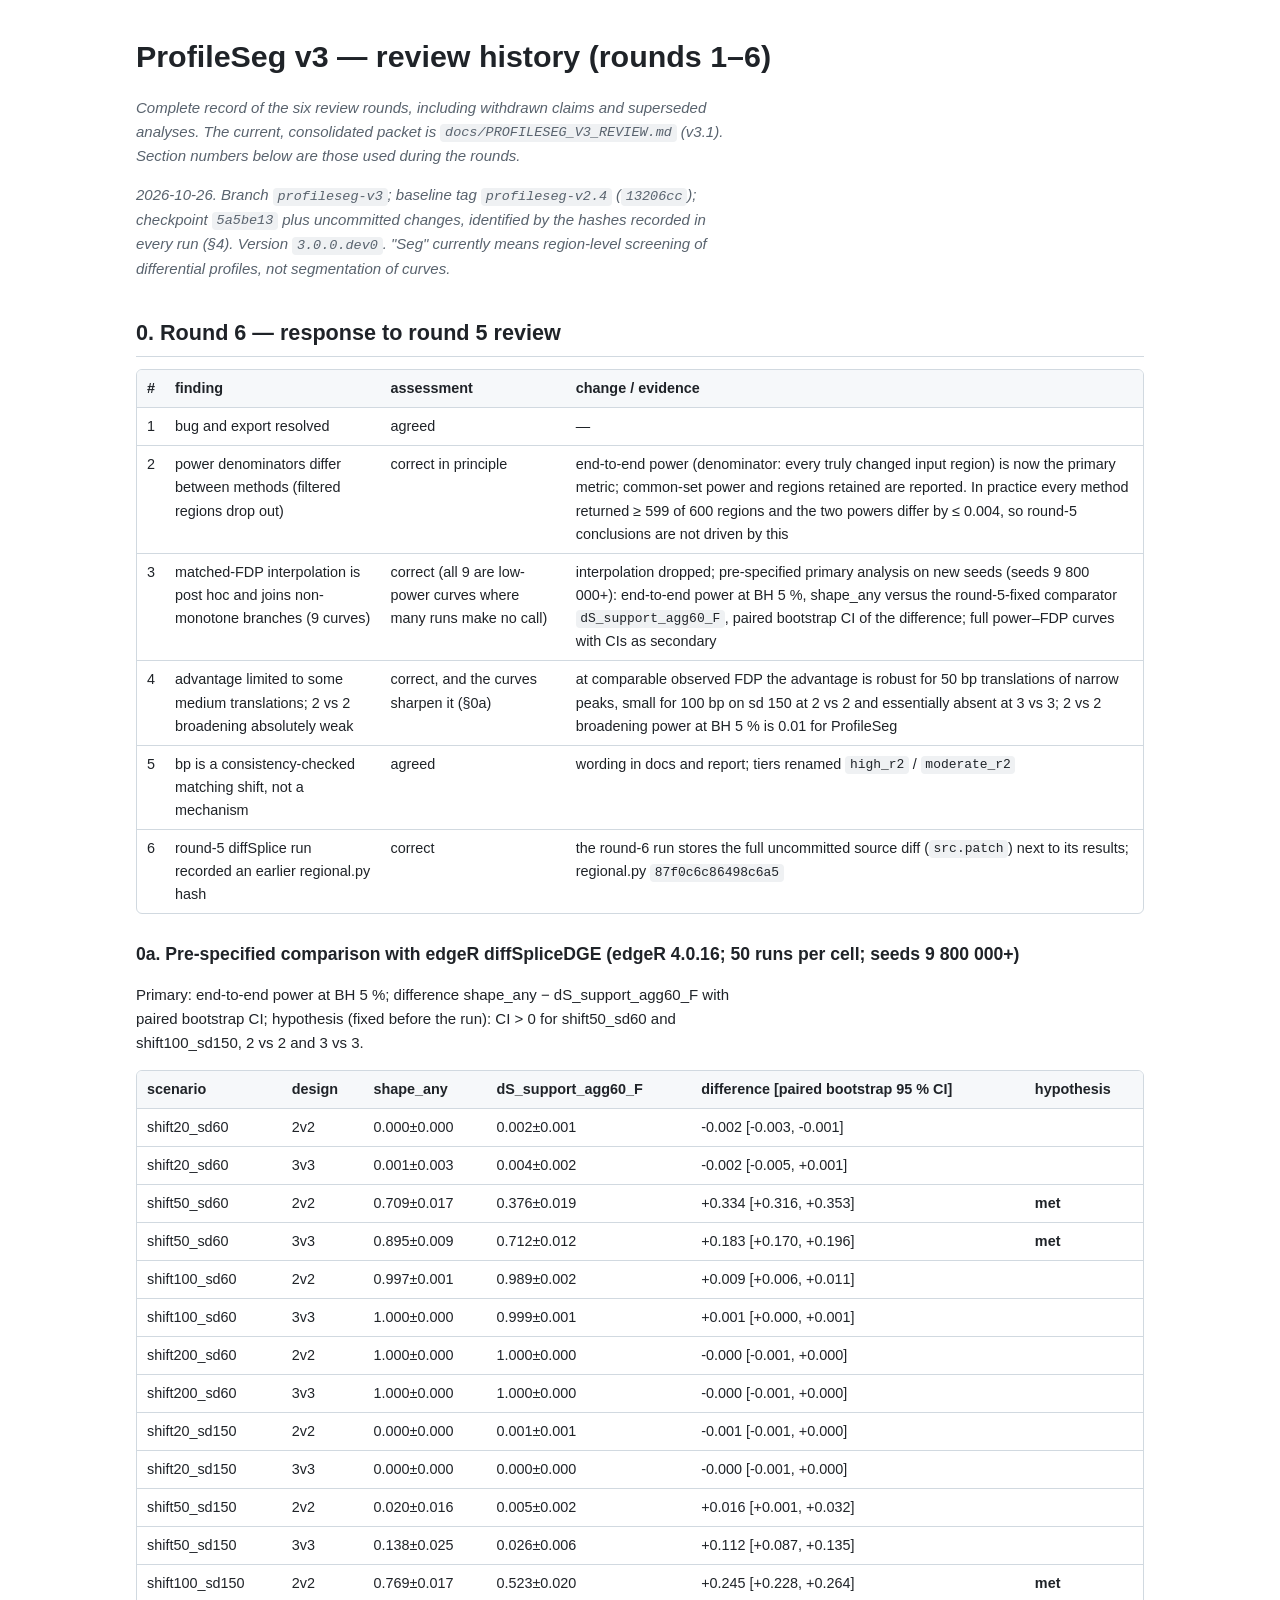
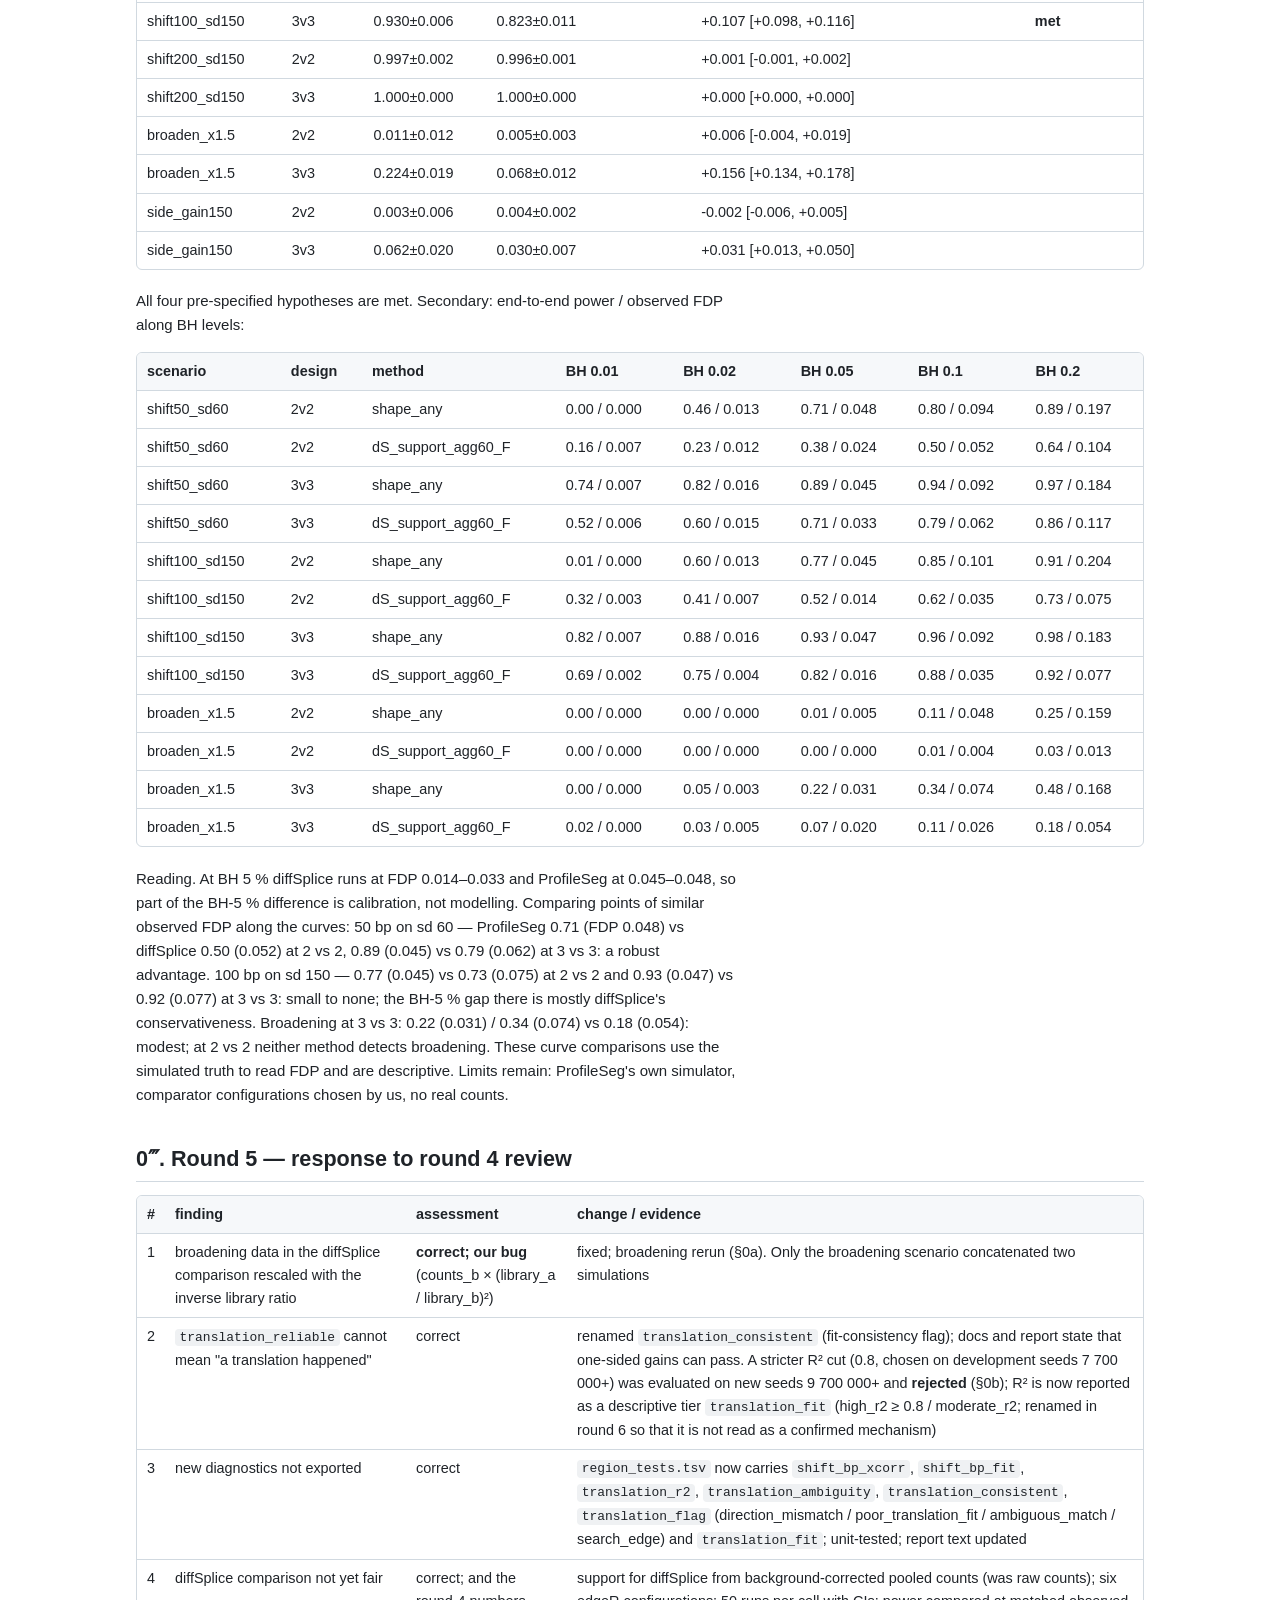
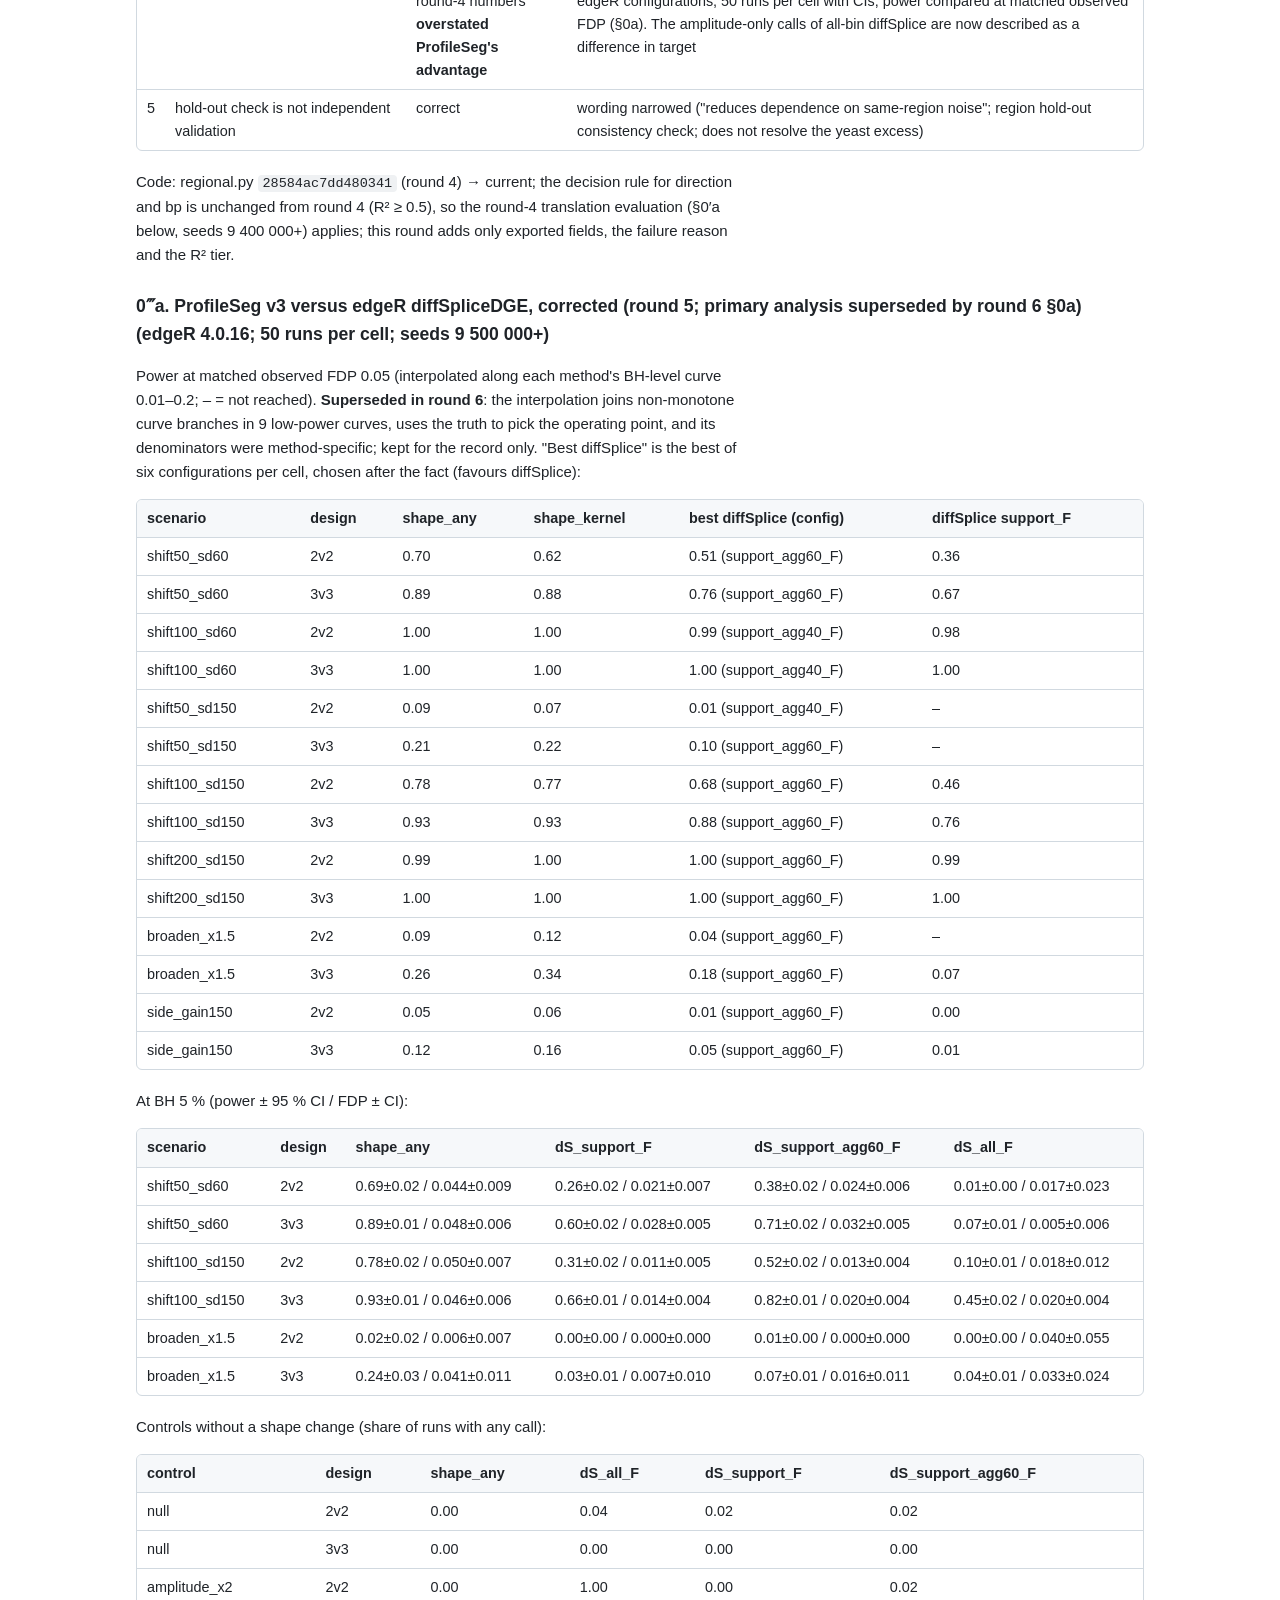
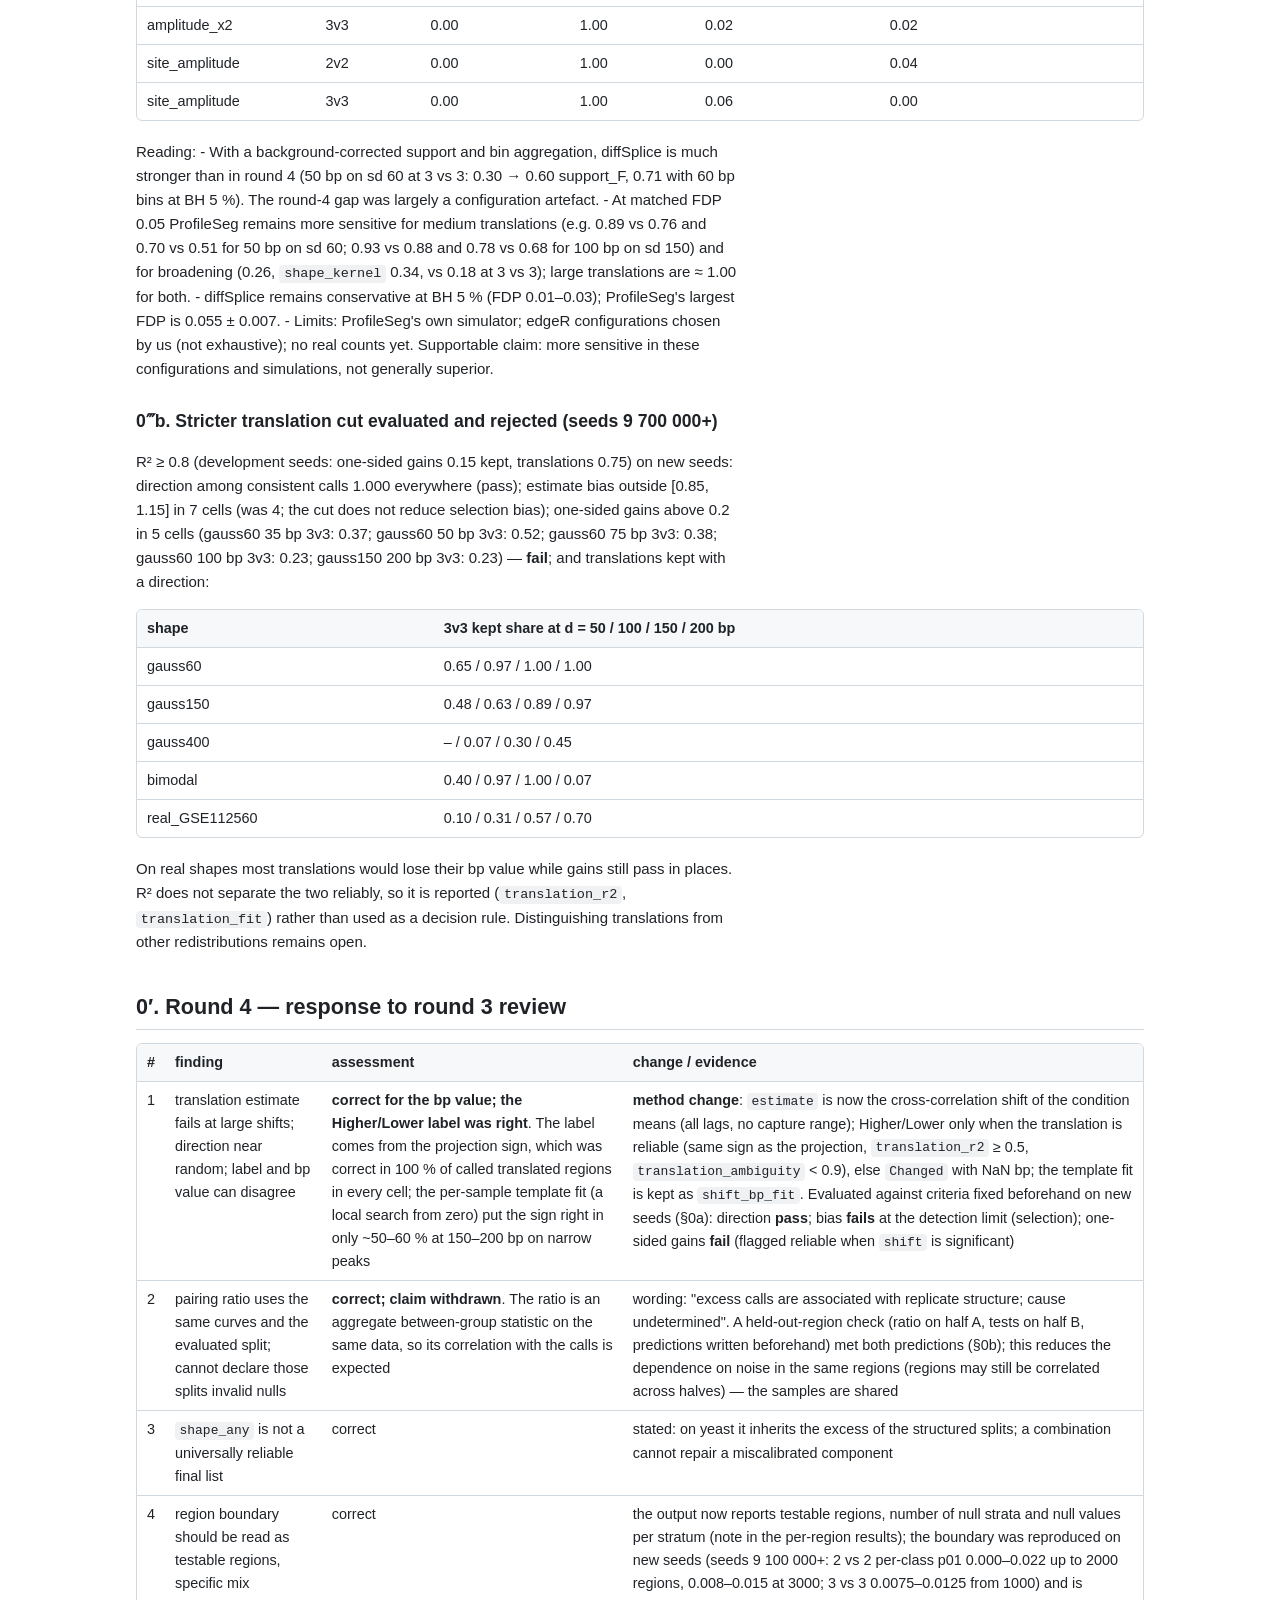
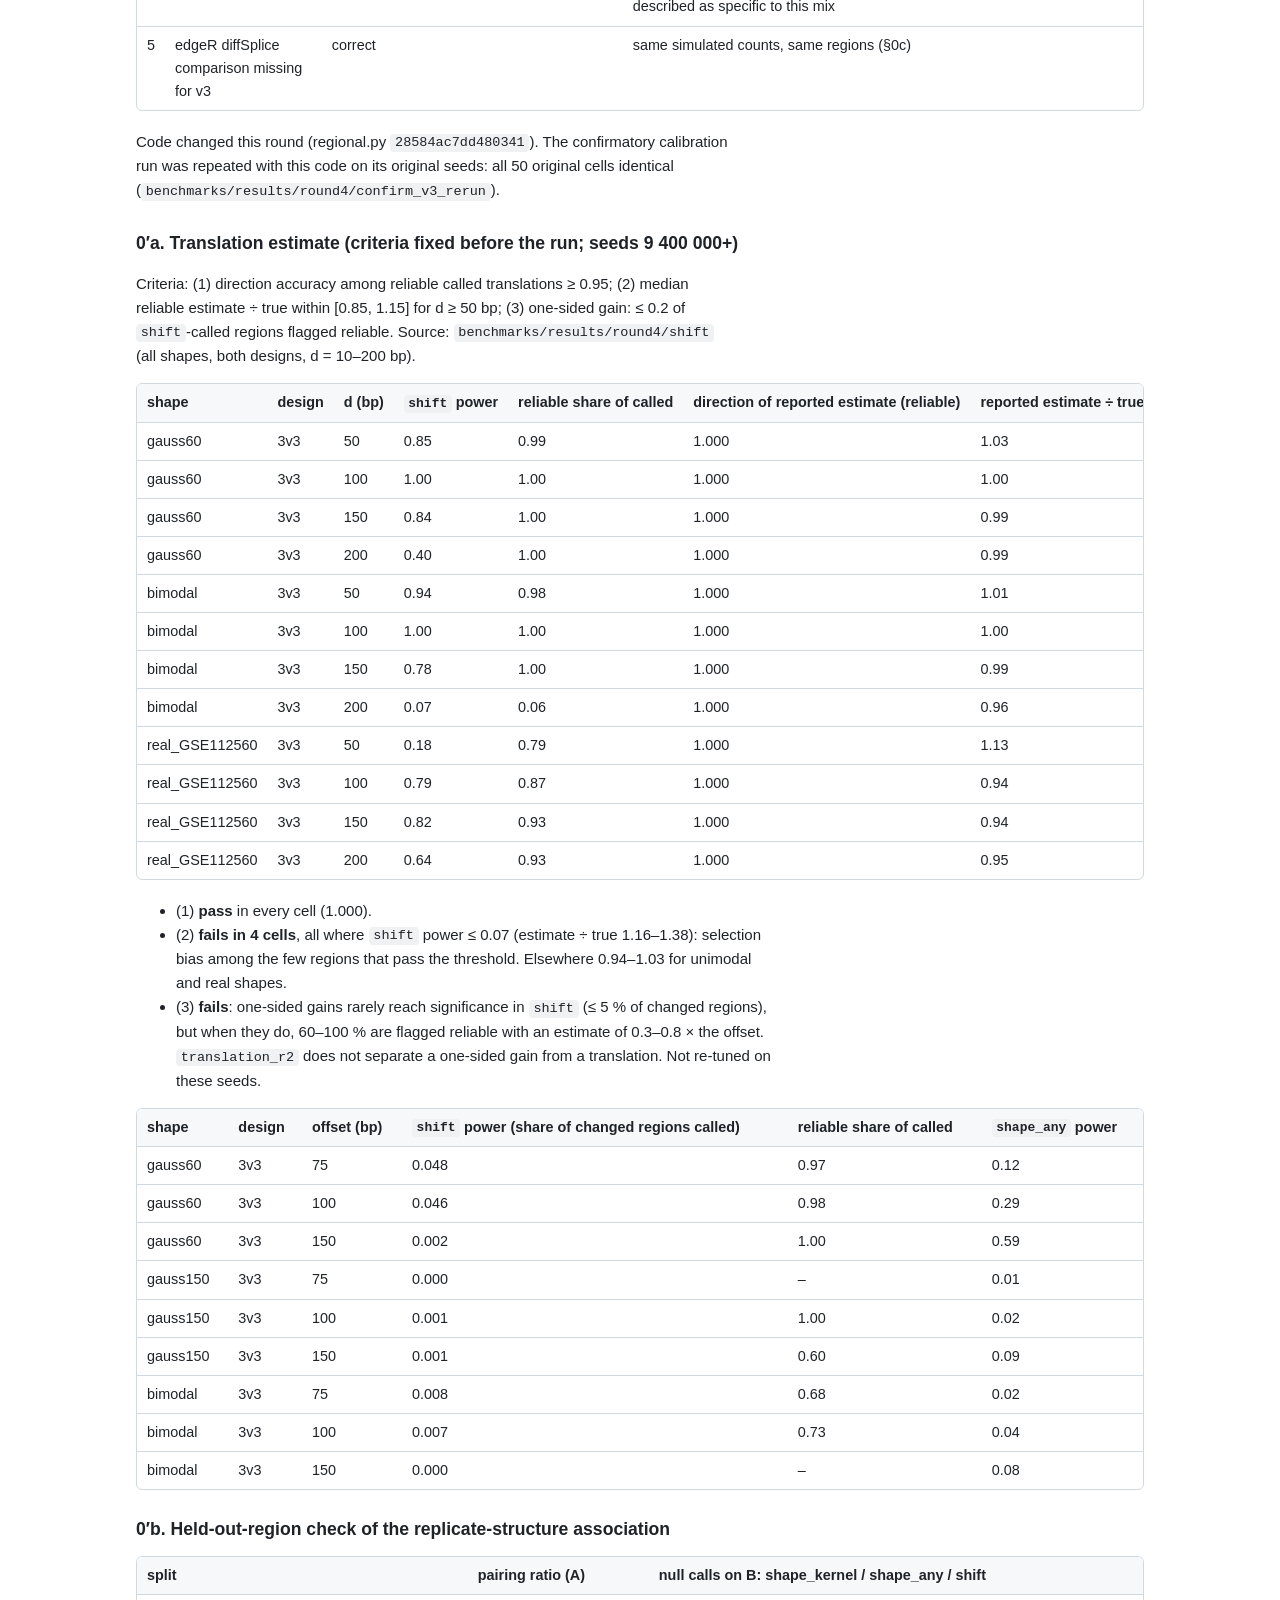
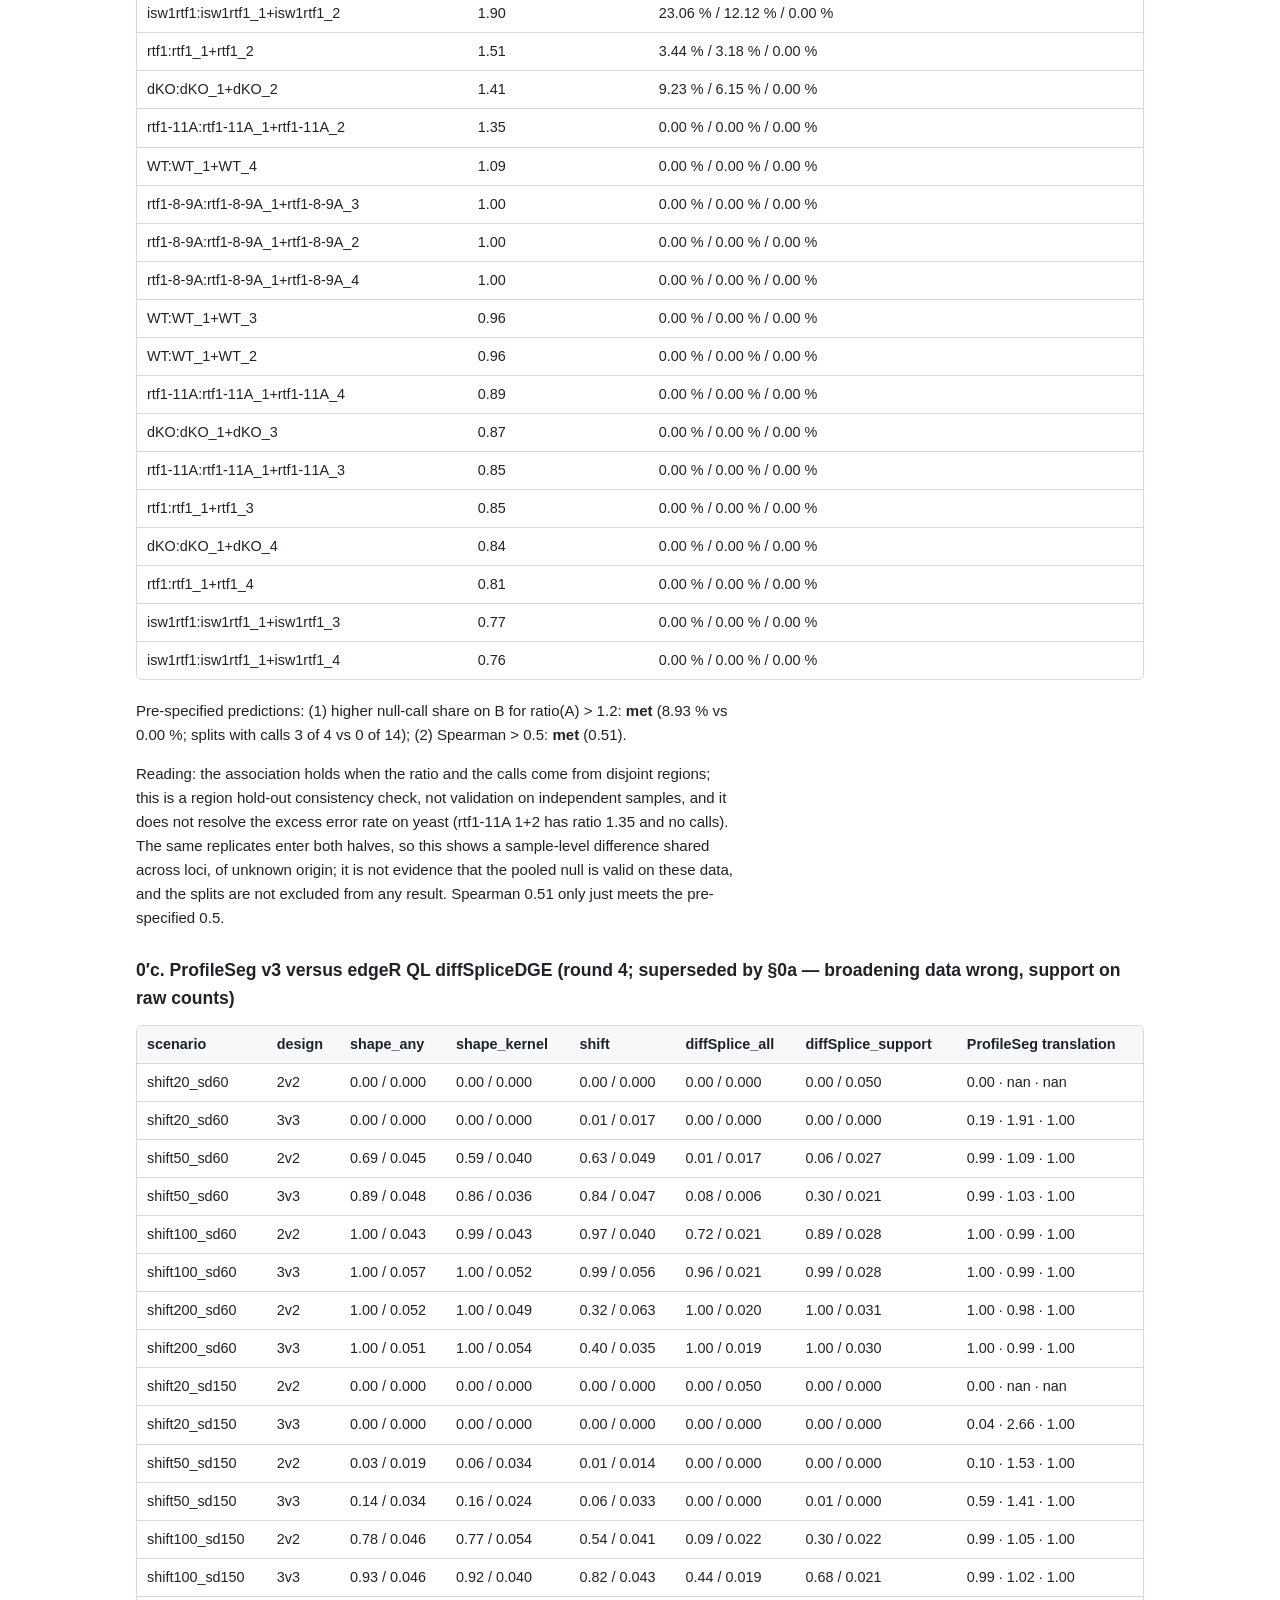
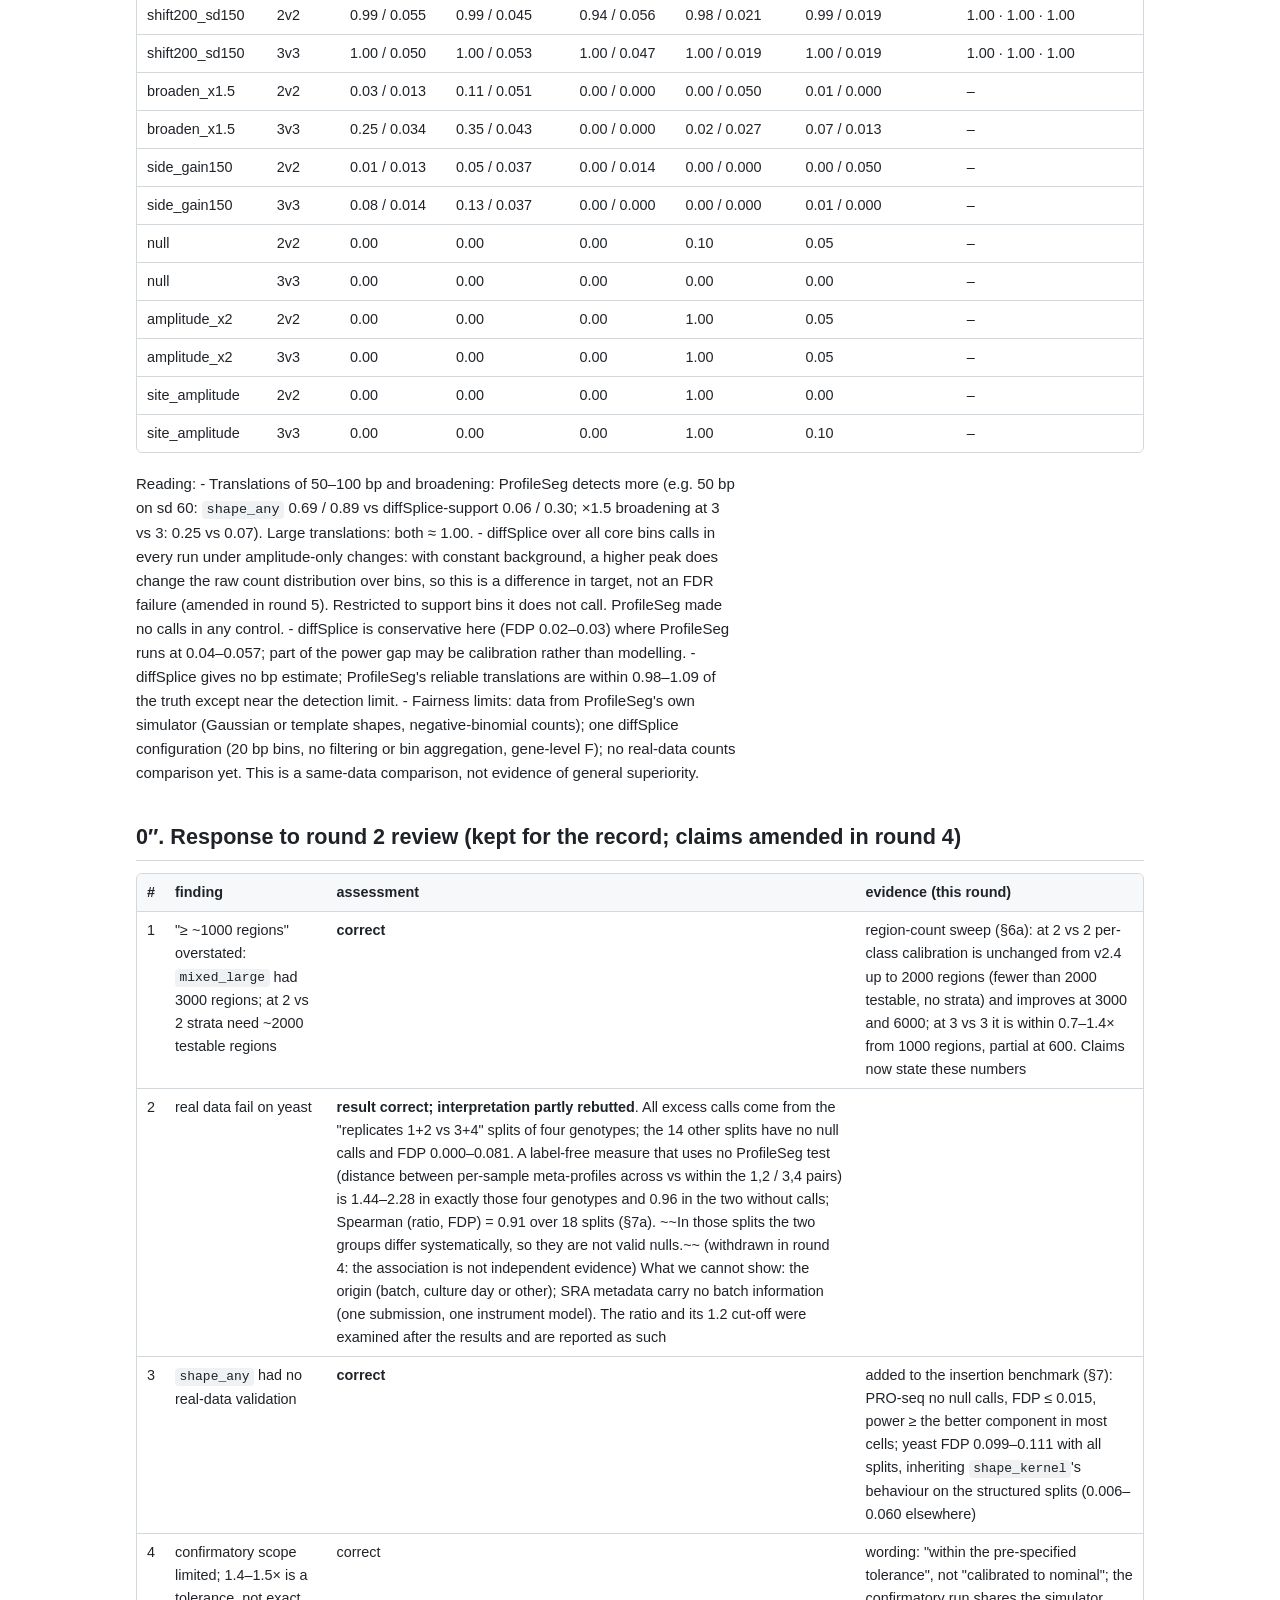
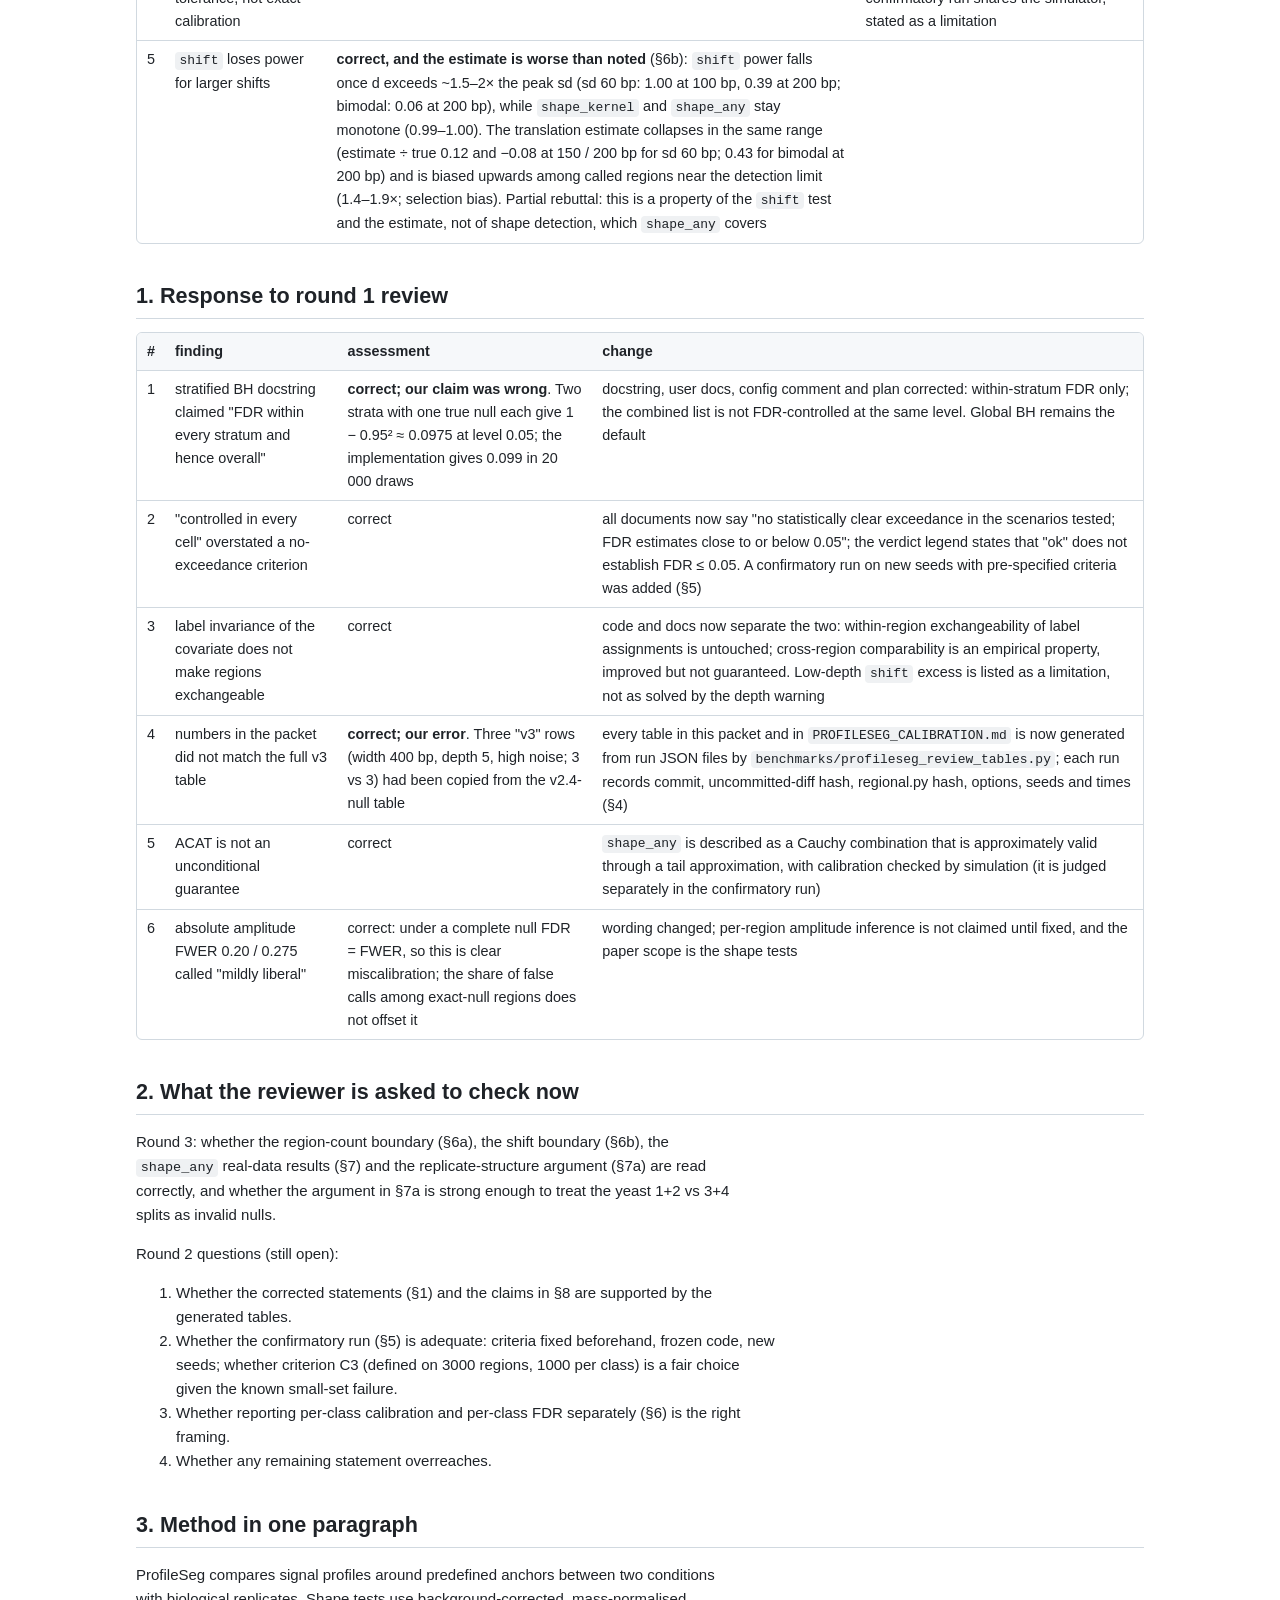
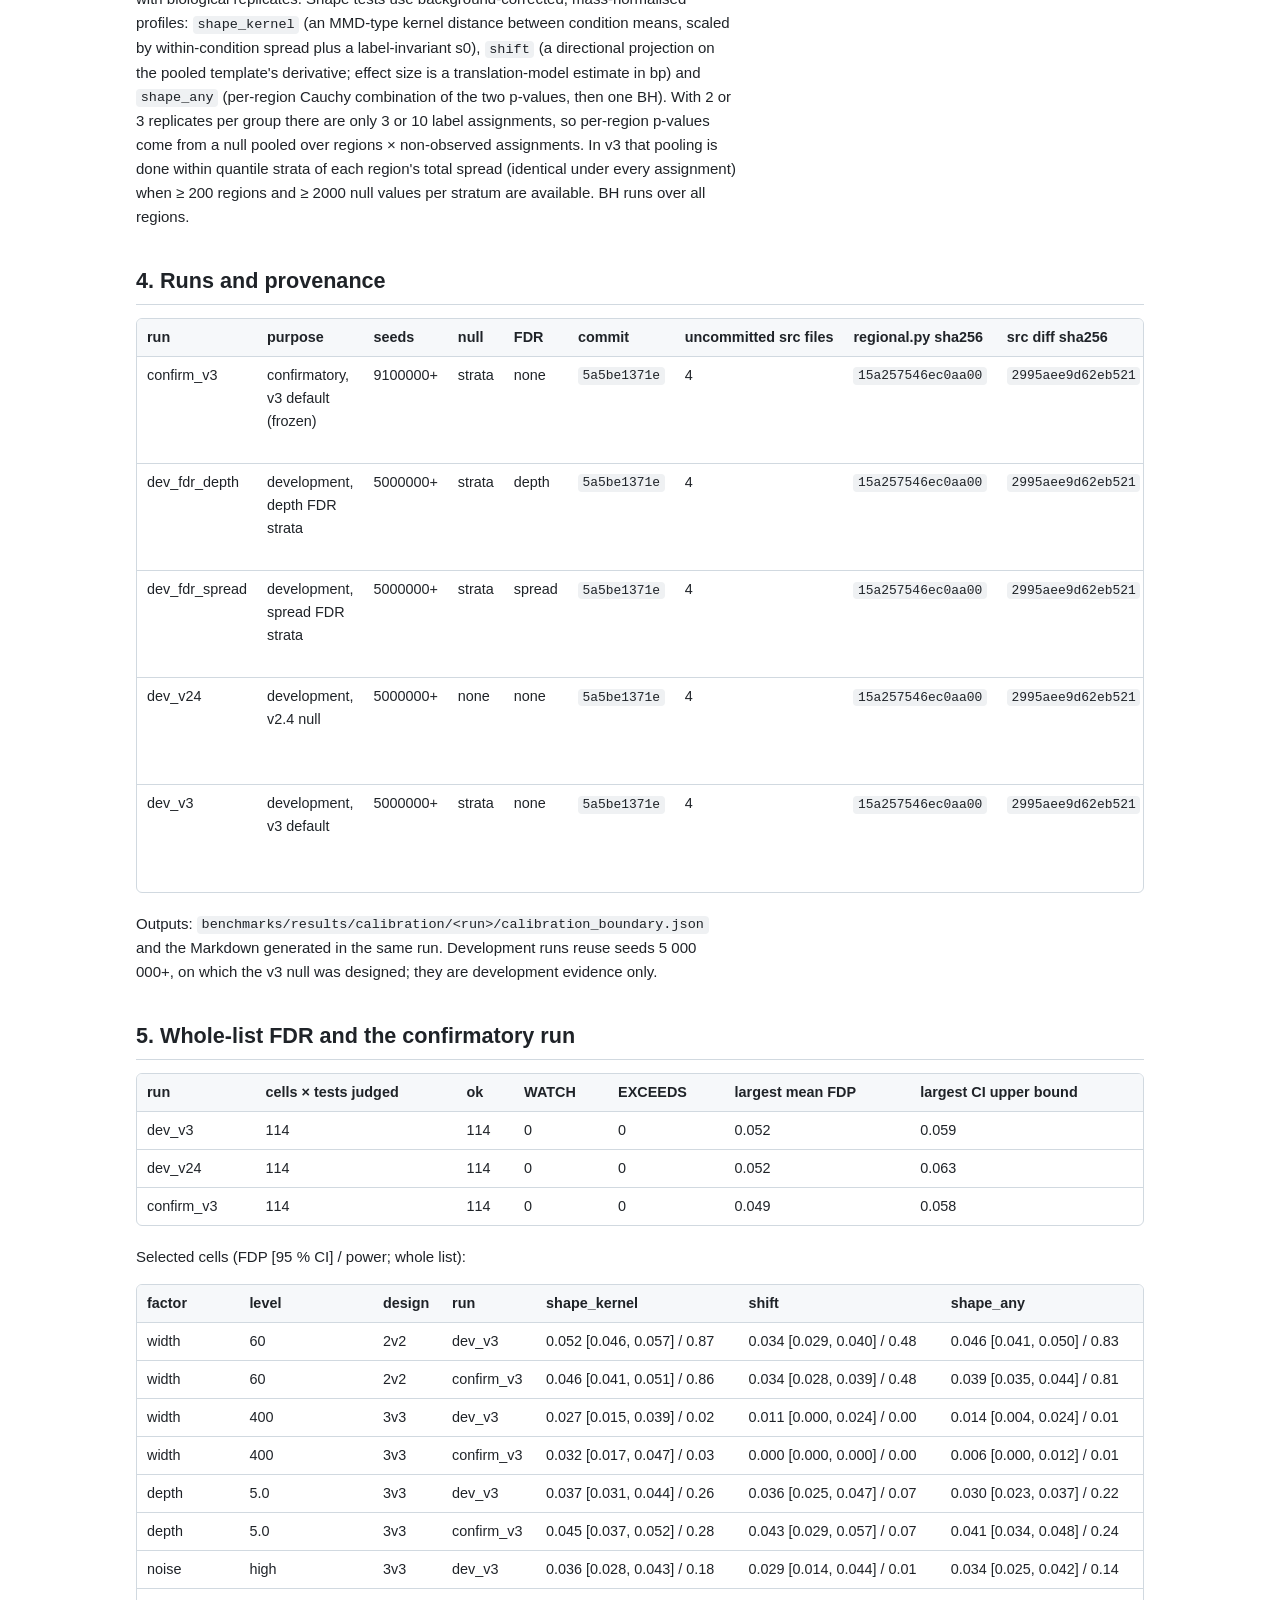
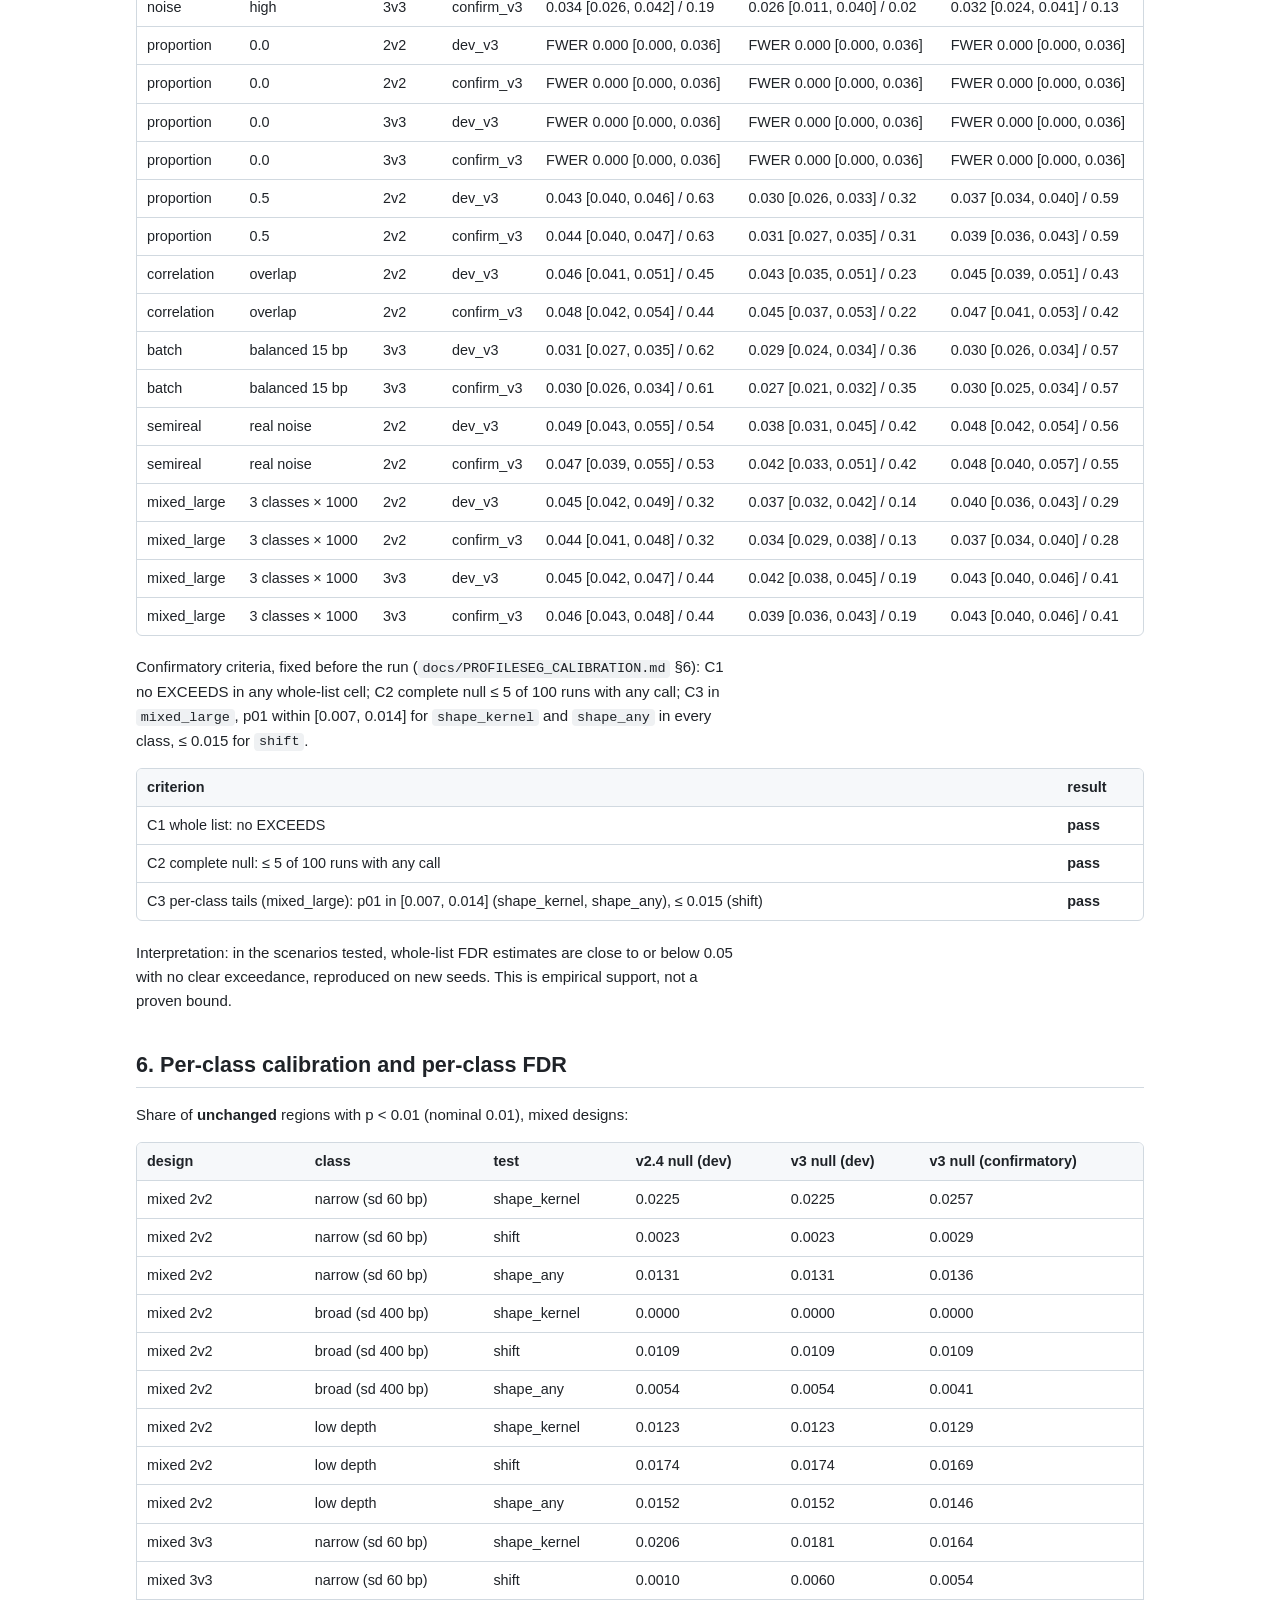
<file: docs/PROFILESEG_V3_REVIEW_HISTORY.html>
<!doctype html>
<html lang="en">
<head>
<meta charset="utf-8">
<meta name="viewport" content="width=device-width, initial-scale=1">
<title>Review history (rounds 1–6)</title>
<style>
:root { --bg:#ffffff; --fg:#1f2328; --muted:#59636e; --line:#d1d9e0; --head:#f6f8fa; --accent:#0969da; --code:#eff1f3; }
@media (prefers-color-scheme: dark) { :root:not([data-theme="light"]) {
  --bg:#0d1117; --fg:#e6edf3; --muted:#9198a1; --line:#3d444d; --head:#151b23; --accent:#4493f8; --code:#262c36; } }
:root[data-theme="dark"] { --bg:#0d1117; --fg:#e6edf3; --muted:#9198a1; --line:#3d444d; --head:#151b23; --accent:#4493f8; --code:#262c36; }
* { box-sizing: border-box; }
body { margin:0; background:var(--bg); color:var(--fg);
  font: 15px/1.6 -apple-system, BlinkMacSystemFont, "Segoe UI", Helvetica, Arial, sans-serif; }
main { max-width: 1040px; margin: 0 auto; padding: 32px 16px 64px; }
h1 { font-size: 1.9rem; margin: 0 0 .4rem; }
h2 { font-size: 1.35rem; margin: 2.2rem 0 .6rem; padding-bottom: .3rem; border-bottom: 1px solid var(--line); }
h3 { font-size: 1.1rem; margin: 1.6rem 0 .5rem; }
p, li { max-width: 72ch; }
em { color: var(--muted); }
code { background: var(--code); padding: .1em .35em; border-radius: 4px; font-size: .9em; }
a { color: var(--accent); }
.table { overflow-x: auto; margin: .8rem 0 1.2rem; border: 1px solid var(--line); border-radius: 6px; }
table { border-collapse: collapse; width: 100%; font-size: .9rem; }
th, td { text-align: left; vertical-align: top; padding: 7px 10px; border-bottom: 1px solid var(--line); }
th { background: var(--head); font-weight: 600; white-space: nowrap; }
tr:last-child td { border-bottom: none; }
td strong { color: var(--fg); }
</style>
</head>
<body><main>
<h1>ProfileSeg v3 — review history (rounds 1–6)</h1>
<p><em>Complete record of the six review rounds, including withdrawn claims and superseded analyses. The current, consolidated packet is <code>docs/PROFILESEG_V3_REVIEW.md</code> (v3.1). Section numbers below are those used during the rounds.</em></p>
<p><em>2026-10-26. Branch <code>profileseg-v3</code>; baseline tag <code>profileseg-v2.4</code> (<code>13206cc</code>); checkpoint <code>5a5be13</code>
plus uncommitted changes, identified by the hashes recorded in every run (§4). Version <code>3.0.0.dev0</code>.
"Seg" currently means region-level screening of differential profiles, not segmentation of curves.</em></p>
<h2>0. Round 6 — response to round 5 review</h2>
<div class="table"><table>
<thead>
<tr>
<th>#</th>
<th>finding</th>
<th>assessment</th>
<th>change / evidence</th>
</tr>
</thead>
<tbody>
<tr>
<td>1</td>
<td>bug and export resolved</td>
<td>agreed</td>
<td>—</td>
</tr>
<tr>
<td>2</td>
<td>power denominators differ between methods (filtered regions drop out)</td>
<td>correct in principle</td>
<td>end-to-end power (denominator: every truly changed input region) is now the primary metric; common-set power and regions retained are reported. In practice every method returned ≥ 599 of 600 regions and the two powers differ by ≤ 0.004, so round-5 conclusions are not driven by this</td>
</tr>
<tr>
<td>3</td>
<td>matched-FDP interpolation is post hoc and joins non-monotone branches (9 curves)</td>
<td>correct (all 9 are low-power curves where many runs make no call)</td>
<td>interpolation dropped; pre-specified primary analysis on new seeds (seeds 9 800 000+): end-to-end power at BH 5 %, shape_any versus the round-5-fixed comparator <code>dS_support_agg60_F</code>, paired bootstrap CI of the difference; full power–FDP curves with CIs as secondary</td>
</tr>
<tr>
<td>4</td>
<td>advantage limited to some medium translations; 2 vs 2 broadening absolutely weak</td>
<td>correct, and the curves sharpen it (§0a)</td>
<td>at comparable observed FDP the advantage is robust for 50 bp translations of narrow peaks, small for 100 bp on sd 150 at 2 vs 2 and essentially absent at 3 vs 3; 2 vs 2 broadening power at BH 5 % is 0.01 for ProfileSeg</td>
</tr>
<tr>
<td>5</td>
<td>bp is a consistency-checked matching shift, not a mechanism</td>
<td>agreed</td>
<td>wording in docs and report; tiers renamed <code>high_r2</code> / <code>moderate_r2</code></td>
</tr>
<tr>
<td>6</td>
<td>round-5 diffSplice run recorded an earlier regional.py hash</td>
<td>correct</td>
<td>the round-6 run stores the full uncommitted source diff (<code>src.patch</code>) next to its results; regional.py <code>87f0c6c86498c6a5</code></td>
</tr>
</tbody>
</table></div>
<h3>0a. Pre-specified comparison with edgeR diffSpliceDGE (edgeR 4.0.16; 50 runs per cell; seeds 9 800 000+)</h3>
<p>Primary: end-to-end power at BH 5 %; difference shape_any − dS_support_agg60_F with paired bootstrap CI;
hypothesis (fixed before the run): CI &gt; 0 for shift50_sd60 and shift100_sd150, 2 vs 2 and 3 vs 3.</p>
<div class="table"><table>
<thead>
<tr>
<th>scenario</th>
<th>design</th>
<th>shape_any</th>
<th>dS_support_agg60_F</th>
<th>difference [paired bootstrap 95 % CI]</th>
<th>hypothesis</th>
</tr>
</thead>
<tbody>
<tr>
<td>shift20_sd60</td>
<td>2v2</td>
<td>0.000±0.000</td>
<td>0.002±0.001</td>
<td>-0.002 [-0.003, -0.001]</td>
<td></td>
</tr>
<tr>
<td>shift20_sd60</td>
<td>3v3</td>
<td>0.001±0.003</td>
<td>0.004±0.002</td>
<td>-0.002 [-0.005, +0.001]</td>
<td></td>
</tr>
<tr>
<td>shift50_sd60</td>
<td>2v2</td>
<td>0.709±0.017</td>
<td>0.376±0.019</td>
<td>+0.334 [+0.316, +0.353]</td>
<td><strong>met</strong></td>
</tr>
<tr>
<td>shift50_sd60</td>
<td>3v3</td>
<td>0.895±0.009</td>
<td>0.712±0.012</td>
<td>+0.183 [+0.170, +0.196]</td>
<td><strong>met</strong></td>
</tr>
<tr>
<td>shift100_sd60</td>
<td>2v2</td>
<td>0.997±0.001</td>
<td>0.989±0.002</td>
<td>+0.009 [+0.006, +0.011]</td>
<td></td>
</tr>
<tr>
<td>shift100_sd60</td>
<td>3v3</td>
<td>1.000±0.000</td>
<td>0.999±0.001</td>
<td>+0.001 [+0.000, +0.001]</td>
<td></td>
</tr>
<tr>
<td>shift200_sd60</td>
<td>2v2</td>
<td>1.000±0.000</td>
<td>1.000±0.000</td>
<td>-0.000 [-0.001, +0.000]</td>
<td></td>
</tr>
<tr>
<td>shift200_sd60</td>
<td>3v3</td>
<td>1.000±0.000</td>
<td>1.000±0.000</td>
<td>-0.000 [-0.001, +0.000]</td>
<td></td>
</tr>
<tr>
<td>shift20_sd150</td>
<td>2v2</td>
<td>0.000±0.000</td>
<td>0.001±0.001</td>
<td>-0.001 [-0.001, +0.000]</td>
<td></td>
</tr>
<tr>
<td>shift20_sd150</td>
<td>3v3</td>
<td>0.000±0.000</td>
<td>0.000±0.000</td>
<td>-0.000 [-0.001, +0.000]</td>
<td></td>
</tr>
<tr>
<td>shift50_sd150</td>
<td>2v2</td>
<td>0.020±0.016</td>
<td>0.005±0.002</td>
<td>+0.016 [+0.001, +0.032]</td>
<td></td>
</tr>
<tr>
<td>shift50_sd150</td>
<td>3v3</td>
<td>0.138±0.025</td>
<td>0.026±0.006</td>
<td>+0.112 [+0.087, +0.135]</td>
<td></td>
</tr>
<tr>
<td>shift100_sd150</td>
<td>2v2</td>
<td>0.769±0.017</td>
<td>0.523±0.020</td>
<td>+0.245 [+0.228, +0.264]</td>
<td><strong>met</strong></td>
</tr>
<tr>
<td>shift100_sd150</td>
<td>3v3</td>
<td>0.930±0.006</td>
<td>0.823±0.011</td>
<td>+0.107 [+0.098, +0.116]</td>
<td><strong>met</strong></td>
</tr>
<tr>
<td>shift200_sd150</td>
<td>2v2</td>
<td>0.997±0.002</td>
<td>0.996±0.001</td>
<td>+0.001 [-0.001, +0.002]</td>
<td></td>
</tr>
<tr>
<td>shift200_sd150</td>
<td>3v3</td>
<td>1.000±0.000</td>
<td>1.000±0.000</td>
<td>+0.000 [+0.000, +0.000]</td>
<td></td>
</tr>
<tr>
<td>broaden_x1.5</td>
<td>2v2</td>
<td>0.011±0.012</td>
<td>0.005±0.003</td>
<td>+0.006 [-0.004, +0.019]</td>
<td></td>
</tr>
<tr>
<td>broaden_x1.5</td>
<td>3v3</td>
<td>0.224±0.019</td>
<td>0.068±0.012</td>
<td>+0.156 [+0.134, +0.178]</td>
<td></td>
</tr>
<tr>
<td>side_gain150</td>
<td>2v2</td>
<td>0.003±0.006</td>
<td>0.004±0.002</td>
<td>-0.002 [-0.006, +0.005]</td>
<td></td>
</tr>
<tr>
<td>side_gain150</td>
<td>3v3</td>
<td>0.062±0.020</td>
<td>0.030±0.007</td>
<td>+0.031 [+0.013, +0.050]</td>
<td></td>
</tr>
</tbody>
</table></div>
<p>All four pre-specified hypotheses are met. Secondary: end-to-end power / observed FDP along BH levels:</p>
<div class="table"><table>
<thead>
<tr>
<th>scenario</th>
<th>design</th>
<th>method</th>
<th>BH 0.01</th>
<th>BH 0.02</th>
<th>BH 0.05</th>
<th>BH 0.1</th>
<th>BH 0.2</th>
</tr>
</thead>
<tbody>
<tr>
<td>shift50_sd60</td>
<td>2v2</td>
<td>shape_any</td>
<td>0.00 / 0.000</td>
<td>0.46 / 0.013</td>
<td>0.71 / 0.048</td>
<td>0.80 / 0.094</td>
<td>0.89 / 0.197</td>
</tr>
<tr>
<td>shift50_sd60</td>
<td>2v2</td>
<td>dS_support_agg60_F</td>
<td>0.16 / 0.007</td>
<td>0.23 / 0.012</td>
<td>0.38 / 0.024</td>
<td>0.50 / 0.052</td>
<td>0.64 / 0.104</td>
</tr>
<tr>
<td>shift50_sd60</td>
<td>3v3</td>
<td>shape_any</td>
<td>0.74 / 0.007</td>
<td>0.82 / 0.016</td>
<td>0.89 / 0.045</td>
<td>0.94 / 0.092</td>
<td>0.97 / 0.184</td>
</tr>
<tr>
<td>shift50_sd60</td>
<td>3v3</td>
<td>dS_support_agg60_F</td>
<td>0.52 / 0.006</td>
<td>0.60 / 0.015</td>
<td>0.71 / 0.033</td>
<td>0.79 / 0.062</td>
<td>0.86 / 0.117</td>
</tr>
<tr>
<td>shift100_sd150</td>
<td>2v2</td>
<td>shape_any</td>
<td>0.01 / 0.000</td>
<td>0.60 / 0.013</td>
<td>0.77 / 0.045</td>
<td>0.85 / 0.101</td>
<td>0.91 / 0.204</td>
</tr>
<tr>
<td>shift100_sd150</td>
<td>2v2</td>
<td>dS_support_agg60_F</td>
<td>0.32 / 0.003</td>
<td>0.41 / 0.007</td>
<td>0.52 / 0.014</td>
<td>0.62 / 0.035</td>
<td>0.73 / 0.075</td>
</tr>
<tr>
<td>shift100_sd150</td>
<td>3v3</td>
<td>shape_any</td>
<td>0.82 / 0.007</td>
<td>0.88 / 0.016</td>
<td>0.93 / 0.047</td>
<td>0.96 / 0.092</td>
<td>0.98 / 0.183</td>
</tr>
<tr>
<td>shift100_sd150</td>
<td>3v3</td>
<td>dS_support_agg60_F</td>
<td>0.69 / 0.002</td>
<td>0.75 / 0.004</td>
<td>0.82 / 0.016</td>
<td>0.88 / 0.035</td>
<td>0.92 / 0.077</td>
</tr>
<tr>
<td>broaden_x1.5</td>
<td>2v2</td>
<td>shape_any</td>
<td>0.00 / 0.000</td>
<td>0.00 / 0.000</td>
<td>0.01 / 0.005</td>
<td>0.11 / 0.048</td>
<td>0.25 / 0.159</td>
</tr>
<tr>
<td>broaden_x1.5</td>
<td>2v2</td>
<td>dS_support_agg60_F</td>
<td>0.00 / 0.000</td>
<td>0.00 / 0.000</td>
<td>0.00 / 0.000</td>
<td>0.01 / 0.004</td>
<td>0.03 / 0.013</td>
</tr>
<tr>
<td>broaden_x1.5</td>
<td>3v3</td>
<td>shape_any</td>
<td>0.00 / 0.000</td>
<td>0.05 / 0.003</td>
<td>0.22 / 0.031</td>
<td>0.34 / 0.074</td>
<td>0.48 / 0.168</td>
</tr>
<tr>
<td>broaden_x1.5</td>
<td>3v3</td>
<td>dS_support_agg60_F</td>
<td>0.02 / 0.000</td>
<td>0.03 / 0.005</td>
<td>0.07 / 0.020</td>
<td>0.11 / 0.026</td>
<td>0.18 / 0.054</td>
</tr>
</tbody>
</table></div>
<p>Reading. At BH 5 % diffSplice runs at FDP 0.014–0.033 and ProfileSeg at 0.045–0.048, so part of the BH-5 %
difference is calibration, not modelling. Comparing points of similar observed FDP along the curves:
50 bp on sd 60 — ProfileSeg 0.71 (FDP 0.048) vs diffSplice 0.50 (0.052) at 2 vs 2, 0.89 (0.045) vs 0.79 (0.062)
at 3 vs 3: a robust advantage. 100 bp on sd 150 — 0.77 (0.045) vs 0.73 (0.075) at 2 vs 2 and 0.93 (0.047) vs
0.92 (0.077) at 3 vs 3: small to none; the BH-5 % gap there is mostly diffSplice's conservativeness.
Broadening at 3 vs 3: 0.22 (0.031) / 0.34 (0.074) vs 0.18 (0.054): modest; at 2 vs 2 neither method detects
broadening. These curve comparisons use the simulated truth to read FDP and are descriptive. Limits remain:
ProfileSeg's own simulator, comparator configurations chosen by us, no real counts.</p>
<h2>0‴. Round 5 — response to round 4 review</h2>
<div class="table"><table>
<thead>
<tr>
<th>#</th>
<th>finding</th>
<th>assessment</th>
<th>change / evidence</th>
</tr>
</thead>
<tbody>
<tr>
<td>1</td>
<td>broadening data in the diffSplice comparison rescaled with the inverse library ratio</td>
<td><strong>correct; our bug</strong> (counts_b × (library_a / library_b)²)</td>
<td>fixed; broadening rerun (§0a). Only the broadening scenario concatenated two simulations</td>
</tr>
<tr>
<td>2</td>
<td><code>translation_reliable</code> cannot mean "a translation happened"</td>
<td>correct</td>
<td>renamed <code>translation_consistent</code> (fit-consistency flag); docs and report state that one-sided gains can pass. A stricter R² cut (0.8, chosen on development seeds 7 700 000+) was evaluated on new seeds 9 700 000+ and <strong>rejected</strong> (§0b); R² is now reported as a descriptive tier <code>translation_fit</code> (high_r2 ≥ 0.8 / moderate_r2; renamed in round 6 so that it is not read as a confirmed mechanism)</td>
</tr>
<tr>
<td>3</td>
<td>new diagnostics not exported</td>
<td>correct</td>
<td><code>region_tests.tsv</code> now carries <code>shift_bp_xcorr</code>, <code>shift_bp_fit</code>, <code>translation_r2</code>, <code>translation_ambiguity</code>, <code>translation_consistent</code>, <code>translation_flag</code> (direction_mismatch / poor_translation_fit / ambiguous_match / search_edge) and <code>translation_fit</code>; unit-tested; report text updated</td>
</tr>
<tr>
<td>4</td>
<td>diffSplice comparison not yet fair</td>
<td>correct; and the round-4 numbers <strong>overstated ProfileSeg's advantage</strong></td>
<td>support for diffSplice from background-corrected pooled counts (was raw counts); six edgeR configurations; 50 runs per cell with CIs; power compared at matched observed FDP (§0a). The amplitude-only calls of all-bin diffSplice are now described as a difference in target</td>
</tr>
<tr>
<td>5</td>
<td>hold-out check is not independent validation</td>
<td>correct</td>
<td>wording narrowed ("reduces dependence on same-region noise"; region hold-out consistency check; does not resolve the yeast excess)</td>
</tr>
</tbody>
</table></div>
<p>Code: regional.py <code>28584ac7dd480341</code> (round 4) → current; the decision rule for
direction and bp is unchanged from round 4 (R² ≥ 0.5), so the round-4 translation evaluation (§0′a below,
seeds 9 400 000+) applies; this round adds only exported fields, the failure reason and the R² tier.</p>
<h3>0‴a. ProfileSeg v3 versus edgeR diffSpliceDGE, corrected (round 5; primary analysis superseded by round 6 §0a) (edgeR 4.0.16; 50 runs per cell; seeds 9 500 000+)</h3>
<p>Power at matched observed FDP 0.05 (interpolated along each method's BH-level curve 0.01–0.2; – = not reached). <strong>Superseded in round 6</strong>: the interpolation joins non-monotone curve branches in 9 low-power curves, uses the truth to pick the operating point, and its denominators were method-specific; kept for the record only.
"Best diffSplice" is the best of six configurations per cell, chosen after the fact (favours diffSplice):</p>
<div class="table"><table>
<thead>
<tr>
<th>scenario</th>
<th>design</th>
<th>shape_any</th>
<th>shape_kernel</th>
<th>best diffSplice (config)</th>
<th>diffSplice support_F</th>
</tr>
</thead>
<tbody>
<tr>
<td>shift50_sd60</td>
<td>2v2</td>
<td>0.70</td>
<td>0.62</td>
<td>0.51 (support_agg60_F)</td>
<td>0.36</td>
</tr>
<tr>
<td>shift50_sd60</td>
<td>3v3</td>
<td>0.89</td>
<td>0.88</td>
<td>0.76 (support_agg60_F)</td>
<td>0.67</td>
</tr>
<tr>
<td>shift100_sd60</td>
<td>2v2</td>
<td>1.00</td>
<td>1.00</td>
<td>0.99 (support_agg40_F)</td>
<td>0.98</td>
</tr>
<tr>
<td>shift100_sd60</td>
<td>3v3</td>
<td>1.00</td>
<td>1.00</td>
<td>1.00 (support_agg40_F)</td>
<td>1.00</td>
</tr>
<tr>
<td>shift50_sd150</td>
<td>2v2</td>
<td>0.09</td>
<td>0.07</td>
<td>0.01 (support_agg40_F)</td>
<td>–</td>
</tr>
<tr>
<td>shift50_sd150</td>
<td>3v3</td>
<td>0.21</td>
<td>0.22</td>
<td>0.10 (support_agg60_F)</td>
<td>–</td>
</tr>
<tr>
<td>shift100_sd150</td>
<td>2v2</td>
<td>0.78</td>
<td>0.77</td>
<td>0.68 (support_agg60_F)</td>
<td>0.46</td>
</tr>
<tr>
<td>shift100_sd150</td>
<td>3v3</td>
<td>0.93</td>
<td>0.93</td>
<td>0.88 (support_agg60_F)</td>
<td>0.76</td>
</tr>
<tr>
<td>shift200_sd150</td>
<td>2v2</td>
<td>0.99</td>
<td>1.00</td>
<td>1.00 (support_agg60_F)</td>
<td>0.99</td>
</tr>
<tr>
<td>shift200_sd150</td>
<td>3v3</td>
<td>1.00</td>
<td>1.00</td>
<td>1.00 (support_agg60_F)</td>
<td>1.00</td>
</tr>
<tr>
<td>broaden_x1.5</td>
<td>2v2</td>
<td>0.09</td>
<td>0.12</td>
<td>0.04 (support_agg60_F)</td>
<td>–</td>
</tr>
<tr>
<td>broaden_x1.5</td>
<td>3v3</td>
<td>0.26</td>
<td>0.34</td>
<td>0.18 (support_agg60_F)</td>
<td>0.07</td>
</tr>
<tr>
<td>side_gain150</td>
<td>2v2</td>
<td>0.05</td>
<td>0.06</td>
<td>0.01 (support_agg60_F)</td>
<td>0.00</td>
</tr>
<tr>
<td>side_gain150</td>
<td>3v3</td>
<td>0.12</td>
<td>0.16</td>
<td>0.05 (support_agg60_F)</td>
<td>0.01</td>
</tr>
</tbody>
</table></div>
<p>At BH 5 % (power ± 95 % CI / FDP ± CI):</p>
<div class="table"><table>
<thead>
<tr>
<th>scenario</th>
<th>design</th>
<th>shape_any</th>
<th>dS_support_F</th>
<th>dS_support_agg60_F</th>
<th>dS_all_F</th>
</tr>
</thead>
<tbody>
<tr>
<td>shift50_sd60</td>
<td>2v2</td>
<td>0.69±0.02 / 0.044±0.009</td>
<td>0.26±0.02 / 0.021±0.007</td>
<td>0.38±0.02 / 0.024±0.006</td>
<td>0.01±0.00 / 0.017±0.023</td>
</tr>
<tr>
<td>shift50_sd60</td>
<td>3v3</td>
<td>0.89±0.01 / 0.048±0.006</td>
<td>0.60±0.02 / 0.028±0.005</td>
<td>0.71±0.02 / 0.032±0.005</td>
<td>0.07±0.01 / 0.005±0.006</td>
</tr>
<tr>
<td>shift100_sd150</td>
<td>2v2</td>
<td>0.78±0.02 / 0.050±0.007</td>
<td>0.31±0.02 / 0.011±0.005</td>
<td>0.52±0.02 / 0.013±0.004</td>
<td>0.10±0.01 / 0.018±0.012</td>
</tr>
<tr>
<td>shift100_sd150</td>
<td>3v3</td>
<td>0.93±0.01 / 0.046±0.006</td>
<td>0.66±0.01 / 0.014±0.004</td>
<td>0.82±0.01 / 0.020±0.004</td>
<td>0.45±0.02 / 0.020±0.004</td>
</tr>
<tr>
<td>broaden_x1.5</td>
<td>2v2</td>
<td>0.02±0.02 / 0.006±0.007</td>
<td>0.00±0.00 / 0.000±0.000</td>
<td>0.01±0.00 / 0.000±0.000</td>
<td>0.00±0.00 / 0.040±0.055</td>
</tr>
<tr>
<td>broaden_x1.5</td>
<td>3v3</td>
<td>0.24±0.03 / 0.041±0.011</td>
<td>0.03±0.01 / 0.007±0.010</td>
<td>0.07±0.01 / 0.016±0.011</td>
<td>0.04±0.01 / 0.033±0.024</td>
</tr>
</tbody>
</table></div>
<p>Controls without a shape change (share of runs with any call):</p>
<div class="table"><table>
<thead>
<tr>
<th>control</th>
<th>design</th>
<th>shape_any</th>
<th>dS_all_F</th>
<th>dS_support_F</th>
<th>dS_support_agg60_F</th>
</tr>
</thead>
<tbody>
<tr>
<td>null</td>
<td>2v2</td>
<td>0.00</td>
<td>0.04</td>
<td>0.02</td>
<td>0.02</td>
</tr>
<tr>
<td>null</td>
<td>3v3</td>
<td>0.00</td>
<td>0.00</td>
<td>0.00</td>
<td>0.00</td>
</tr>
<tr>
<td>amplitude_x2</td>
<td>2v2</td>
<td>0.00</td>
<td>1.00</td>
<td>0.00</td>
<td>0.02</td>
</tr>
<tr>
<td>amplitude_x2</td>
<td>3v3</td>
<td>0.00</td>
<td>1.00</td>
<td>0.02</td>
<td>0.02</td>
</tr>
<tr>
<td>site_amplitude</td>
<td>2v2</td>
<td>0.00</td>
<td>1.00</td>
<td>0.00</td>
<td>0.04</td>
</tr>
<tr>
<td>site_amplitude</td>
<td>3v3</td>
<td>0.00</td>
<td>1.00</td>
<td>0.06</td>
<td>0.00</td>
</tr>
</tbody>
</table></div>
<p>Reading:
- With a background-corrected support and bin aggregation, diffSplice is much stronger than in round 4
  (50 bp on sd 60 at 3 vs 3: 0.30 → 0.60 support_F, 0.71 with 60 bp bins at BH 5 %). The round-4 gap was
  largely a configuration artefact.
- At matched FDP 0.05 ProfileSeg remains more sensitive for medium translations (e.g. 0.89 vs 0.76 and
  0.70 vs 0.51 for 50 bp on sd 60; 0.93 vs 0.88 and 0.78 vs 0.68 for 100 bp on sd 150) and for broadening
  (0.26, <code>shape_kernel</code> 0.34, vs 0.18 at 3 vs 3); large translations are ≈ 1.00 for both.
- diffSplice remains conservative at BH 5 % (FDP 0.01–0.03); ProfileSeg's largest FDP is 0.055 ± 0.007.
- Limits: ProfileSeg's own simulator; edgeR configurations chosen by us (not exhaustive); no real counts yet.
  Supportable claim: more sensitive in these configurations and simulations, not generally superior.</p>
<h3>0‴b. Stricter translation cut evaluated and rejected (seeds 9 700 000+)</h3>
<p>R² ≥ 0.8 (development seeds: one-sided gains 0.15 kept, translations 0.75) on new seeds: direction among
consistent calls 1.000 everywhere (pass); estimate bias outside [0.85, 1.15] in 7 cells (was 4; the cut does not
reduce selection bias); one-sided gains above 0.2 in 5 cells (gauss60 35 bp 3v3: 0.37; gauss60 50 bp 3v3: 0.52; gauss60 75 bp 3v3: 0.38; gauss60 100 bp 3v3: 0.23; gauss150 200 bp 3v3: 0.23) — <strong>fail</strong>; and translations
kept with a direction:</p>
<div class="table"><table>
<thead>
<tr>
<th>shape</th>
<th>3v3 kept share at d = 50 / 100 / 150 / 200 bp</th>
</tr>
</thead>
<tbody>
<tr>
<td>gauss60</td>
<td>0.65 / 0.97 / 1.00 / 1.00</td>
</tr>
<tr>
<td>gauss150</td>
<td>0.48 / 0.63 / 0.89 / 0.97</td>
</tr>
<tr>
<td>gauss400</td>
<td>– / 0.07 / 0.30 / 0.45</td>
</tr>
<tr>
<td>bimodal</td>
<td>0.40 / 0.97 / 1.00 / 0.07</td>
</tr>
<tr>
<td>real_GSE112560</td>
<td>0.10 / 0.31 / 0.57 / 0.70</td>
</tr>
</tbody>
</table></div>
<p>On real shapes most translations would lose their bp value while gains still pass in places. R² does not
separate the two reliably, so it is reported (<code>translation_r2</code>, <code>translation_fit</code>) rather than used as a decision
rule. Distinguishing translations from other redistributions remains open.</p>
<h2>0′. Round 4 — response to round 3 review</h2>
<div class="table"><table>
<thead>
<tr>
<th>#</th>
<th>finding</th>
<th>assessment</th>
<th>change / evidence</th>
</tr>
</thead>
<tbody>
<tr>
<td>1</td>
<td>translation estimate fails at large shifts; direction near random; label and bp value can disagree</td>
<td><strong>correct for the bp value; the Higher/Lower label was right</strong>. The label comes from the projection sign, which was correct in 100 % of called translated regions in every cell; the per-sample template fit (a local search from zero) put the sign right in only ~50–60 % at 150–200 bp on narrow peaks</td>
<td><strong>method change</strong>: <code>estimate</code> is now the cross-correlation shift of the condition means (all lags, no capture range); Higher/Lower only when the translation is reliable (same sign as the projection, <code>translation_r2</code> ≥ 0.5, <code>translation_ambiguity</code> &lt; 0.9), else <code>Changed</code> with NaN bp; the template fit is kept as <code>shift_bp_fit</code>. Evaluated against criteria fixed beforehand on new seeds (§0a): direction <strong>pass</strong>; bias <strong>fails</strong> at the detection limit (selection); one-sided gains <strong>fail</strong> (flagged reliable when <code>shift</code> is significant)</td>
</tr>
<tr>
<td>2</td>
<td>pairing ratio uses the same curves and the evaluated split; cannot declare those splits invalid nulls</td>
<td><strong>correct; claim withdrawn</strong>. The ratio is an aggregate between-group statistic on the same data, so its correlation with the calls is expected</td>
<td>wording: "excess calls are associated with replicate structure; cause undetermined". A held-out-region check (ratio on half A, tests on half B, predictions written beforehand) met both predictions (§0b); this reduces the dependence on noise in the same regions (regions may still be correlated across halves) — the samples are shared</td>
</tr>
<tr>
<td>3</td>
<td><code>shape_any</code> is not a universally reliable final list</td>
<td>correct</td>
<td>stated: on yeast it inherits the excess of the structured splits; a combination cannot repair a miscalibrated component</td>
</tr>
<tr>
<td>4</td>
<td>region boundary should be read as testable regions, specific mix</td>
<td>correct</td>
<td>the output now reports testable regions, number of null strata and null values per stratum (note in the per-region results); the boundary was reproduced on new seeds (seeds 9 100 000+: 2 vs 2 per-class p01 0.000–0.022 up to 2000 regions, 0.008–0.015 at 3000; 3 vs 3 0.0075–0.0125 from 1000) and is described as specific to this mix</td>
</tr>
<tr>
<td>5</td>
<td>edgeR diffSplice comparison missing for v3</td>
<td>correct</td>
<td>same simulated counts, same regions (§0c)</td>
</tr>
</tbody>
</table></div>
<p>Code changed this round (regional.py <code>28584ac7dd480341</code>). The confirmatory calibration run was repeated
with this code on its original seeds: all 50 original cells identical (<code>benchmarks/results/round4/confirm_v3_rerun</code>).</p>
<h3>0′a. Translation estimate (criteria fixed before the run; seeds 9 400 000+)</h3>
<p>Criteria: (1) direction accuracy among reliable called translations ≥ 0.95; (2) median reliable estimate ÷ true
within [0.85, 1.15] for d ≥ 50 bp; (3) one-sided gain: ≤ 0.2 of <code>shift</code>-called regions flagged reliable.
Source: <code>benchmarks/results/round4/shift</code> (all shapes, both designs, d = 10–200 bp).</p>
<div class="table"><table>
<thead>
<tr>
<th>shape</th>
<th>design</th>
<th>d (bp)</th>
<th><code>shift</code> power</th>
<th>reliable share of called</th>
<th>direction of reported estimate (reliable)</th>
<th>reported estimate ÷ true (reliable)</th>
<th>template fit ÷ true (sign ok)</th>
</tr>
</thead>
<tbody>
<tr>
<td>gauss60</td>
<td>3v3</td>
<td>50</td>
<td>0.85</td>
<td>0.99</td>
<td>1.000</td>
<td>1.03</td>
<td>1.01 (0.90)</td>
</tr>
<tr>
<td>gauss60</td>
<td>3v3</td>
<td>100</td>
<td>1.00</td>
<td>1.00</td>
<td>1.000</td>
<td>1.00</td>
<td>0.83 (0.69)</td>
</tr>
<tr>
<td>gauss60</td>
<td>3v3</td>
<td>150</td>
<td>0.84</td>
<td>1.00</td>
<td>1.000</td>
<td>0.99</td>
<td>0.11 (0.53)</td>
</tr>
<tr>
<td>gauss60</td>
<td>3v3</td>
<td>200</td>
<td>0.40</td>
<td>1.00</td>
<td>1.000</td>
<td>0.99</td>
<td>-0.04 (0.50)</td>
</tr>
<tr>
<td>bimodal</td>
<td>3v3</td>
<td>50</td>
<td>0.94</td>
<td>0.98</td>
<td>1.000</td>
<td>1.01</td>
<td>0.84 (0.88)</td>
</tr>
<tr>
<td>bimodal</td>
<td>3v3</td>
<td>100</td>
<td>1.00</td>
<td>1.00</td>
<td>1.000</td>
<td>1.00</td>
<td>0.86 (0.80)</td>
</tr>
<tr>
<td>bimodal</td>
<td>3v3</td>
<td>150</td>
<td>0.78</td>
<td>1.00</td>
<td>1.000</td>
<td>0.99</td>
<td>0.75 (0.72)</td>
</tr>
<tr>
<td>bimodal</td>
<td>3v3</td>
<td>200</td>
<td>0.07</td>
<td>0.06</td>
<td>1.000</td>
<td>0.96</td>
<td>0.27 (0.61)</td>
</tr>
<tr>
<td>real_GSE112560</td>
<td>3v3</td>
<td>50</td>
<td>0.18</td>
<td>0.79</td>
<td>1.000</td>
<td>1.13</td>
<td>1.02 (0.89)</td>
</tr>
<tr>
<td>real_GSE112560</td>
<td>3v3</td>
<td>100</td>
<td>0.79</td>
<td>0.87</td>
<td>1.000</td>
<td>0.94</td>
<td>0.88 (0.87)</td>
</tr>
<tr>
<td>real_GSE112560</td>
<td>3v3</td>
<td>150</td>
<td>0.82</td>
<td>0.93</td>
<td>1.000</td>
<td>0.94</td>
<td>0.87 (0.83)</td>
</tr>
<tr>
<td>real_GSE112560</td>
<td>3v3</td>
<td>200</td>
<td>0.64</td>
<td>0.93</td>
<td>1.000</td>
<td>0.95</td>
<td>0.88 (0.82)</td>
</tr>
</tbody>
</table></div>
<ul>
<li>(1) <strong>pass</strong> in every cell (1.000).</li>
<li>(2) <strong>fails in 4 cells</strong>, all where <code>shift</code> power ≤ 0.07 (estimate ÷ true 1.16–1.38): selection bias among the
  few regions that pass the threshold. Elsewhere 0.94–1.03 for unimodal and real shapes.</li>
<li>(3) <strong>fails</strong>: one-sided gains rarely reach significance in <code>shift</code> (≤ 5 % of changed regions), but when they
  do, 60–100 % are flagged reliable with an estimate of 0.3–0.8 × the offset. <code>translation_r2</code> does not separate
  a one-sided gain from a translation. Not re-tuned on these seeds.</li>
</ul>
<div class="table"><table>
<thead>
<tr>
<th>shape</th>
<th>design</th>
<th>offset (bp)</th>
<th><code>shift</code> power (share of changed regions called)</th>
<th>reliable share of called</th>
<th><code>shape_any</code> power</th>
</tr>
</thead>
<tbody>
<tr>
<td>gauss60</td>
<td>3v3</td>
<td>75</td>
<td>0.048</td>
<td>0.97</td>
<td>0.12</td>
</tr>
<tr>
<td>gauss60</td>
<td>3v3</td>
<td>100</td>
<td>0.046</td>
<td>0.98</td>
<td>0.29</td>
</tr>
<tr>
<td>gauss60</td>
<td>3v3</td>
<td>150</td>
<td>0.002</td>
<td>1.00</td>
<td>0.59</td>
</tr>
<tr>
<td>gauss150</td>
<td>3v3</td>
<td>75</td>
<td>0.000</td>
<td>–</td>
<td>0.01</td>
</tr>
<tr>
<td>gauss150</td>
<td>3v3</td>
<td>100</td>
<td>0.001</td>
<td>1.00</td>
<td>0.02</td>
</tr>
<tr>
<td>gauss150</td>
<td>3v3</td>
<td>150</td>
<td>0.001</td>
<td>0.60</td>
<td>0.09</td>
</tr>
<tr>
<td>bimodal</td>
<td>3v3</td>
<td>75</td>
<td>0.008</td>
<td>0.68</td>
<td>0.02</td>
</tr>
<tr>
<td>bimodal</td>
<td>3v3</td>
<td>100</td>
<td>0.007</td>
<td>0.73</td>
<td>0.04</td>
</tr>
<tr>
<td>bimodal</td>
<td>3v3</td>
<td>150</td>
<td>0.000</td>
<td>–</td>
<td>0.08</td>
</tr>
</tbody>
</table></div>
<h3>0′b. Held-out-region check of the replicate-structure association</h3>
<div class="table"><table>
<thead>
<tr>
<th>split</th>
<th>pairing ratio (A)</th>
<th>null calls on B: shape_kernel / shape_any / shift</th>
</tr>
</thead>
<tbody>
<tr>
<td>isw1rtf1:isw1rtf1_1+isw1rtf1_2</td>
<td>1.90</td>
<td>23.06 % / 12.12 % / 0.00 %</td>
</tr>
<tr>
<td>rtf1:rtf1_1+rtf1_2</td>
<td>1.51</td>
<td>3.44 % / 3.18 % / 0.00 %</td>
</tr>
<tr>
<td>dKO:dKO_1+dKO_2</td>
<td>1.41</td>
<td>9.23 % / 6.15 % / 0.00 %</td>
</tr>
<tr>
<td>rtf1-11A:rtf1-11A_1+rtf1-11A_2</td>
<td>1.35</td>
<td>0.00 % / 0.00 % / 0.00 %</td>
</tr>
<tr>
<td>WT:WT_1+WT_4</td>
<td>1.09</td>
<td>0.00 % / 0.00 % / 0.00 %</td>
</tr>
<tr>
<td>rtf1-8-9A:rtf1-8-9A_1+rtf1-8-9A_3</td>
<td>1.00</td>
<td>0.00 % / 0.00 % / 0.00 %</td>
</tr>
<tr>
<td>rtf1-8-9A:rtf1-8-9A_1+rtf1-8-9A_2</td>
<td>1.00</td>
<td>0.00 % / 0.00 % / 0.00 %</td>
</tr>
<tr>
<td>rtf1-8-9A:rtf1-8-9A_1+rtf1-8-9A_4</td>
<td>1.00</td>
<td>0.00 % / 0.00 % / 0.00 %</td>
</tr>
<tr>
<td>WT:WT_1+WT_3</td>
<td>0.96</td>
<td>0.00 % / 0.00 % / 0.00 %</td>
</tr>
<tr>
<td>WT:WT_1+WT_2</td>
<td>0.96</td>
<td>0.00 % / 0.00 % / 0.00 %</td>
</tr>
<tr>
<td>rtf1-11A:rtf1-11A_1+rtf1-11A_4</td>
<td>0.89</td>
<td>0.00 % / 0.00 % / 0.00 %</td>
</tr>
<tr>
<td>dKO:dKO_1+dKO_3</td>
<td>0.87</td>
<td>0.00 % / 0.00 % / 0.00 %</td>
</tr>
<tr>
<td>rtf1-11A:rtf1-11A_1+rtf1-11A_3</td>
<td>0.85</td>
<td>0.00 % / 0.00 % / 0.00 %</td>
</tr>
<tr>
<td>rtf1:rtf1_1+rtf1_3</td>
<td>0.85</td>
<td>0.00 % / 0.00 % / 0.00 %</td>
</tr>
<tr>
<td>dKO:dKO_1+dKO_4</td>
<td>0.84</td>
<td>0.00 % / 0.00 % / 0.00 %</td>
</tr>
<tr>
<td>rtf1:rtf1_1+rtf1_4</td>
<td>0.81</td>
<td>0.00 % / 0.00 % / 0.00 %</td>
</tr>
<tr>
<td>isw1rtf1:isw1rtf1_1+isw1rtf1_3</td>
<td>0.77</td>
<td>0.00 % / 0.00 % / 0.00 %</td>
</tr>
<tr>
<td>isw1rtf1:isw1rtf1_1+isw1rtf1_4</td>
<td>0.76</td>
<td>0.00 % / 0.00 % / 0.00 %</td>
</tr>
</tbody>
</table></div>
<p>Pre-specified predictions: (1) higher null-call share on B for ratio(A) &gt; 1.2: <strong>met</strong> (8.93 % vs 0.00 %; splits with calls 3 of 4 vs 0 of 14); (2) Spearman &gt; 0.5: <strong>met</strong> (0.51).</p>
<p>Reading: the association holds when the ratio and the calls come from disjoint regions; this is a region hold-out consistency check, not validation on independent samples, and it does not resolve the excess error rate on yeast (rtf1-11A 1+2 has ratio
1.35 and no calls). The same replicates enter both halves, so this shows a sample-level difference shared
across loci, of unknown origin; it is not evidence that the pooled null is valid on these data, and the splits
are not excluded from any result. Spearman 0.51 only just meets the pre-specified 0.5.</p>
<h3>0′c. ProfileSeg v3 versus edgeR QL diffSpliceDGE (round 4; superseded by §0a — broadening data wrong, support on raw counts)</h3>
<div class="table"><table>
<thead>
<tr>
<th>scenario</th>
<th>design</th>
<th>shape_any</th>
<th>shape_kernel</th>
<th>shift</th>
<th>diffSplice_all</th>
<th>diffSplice_support</th>
<th>ProfileSeg translation</th>
</tr>
</thead>
<tbody>
<tr>
<td>shift20_sd60</td>
<td>2v2</td>
<td>0.00 / 0.000</td>
<td>0.00 / 0.000</td>
<td>0.00 / 0.000</td>
<td>0.00 / 0.000</td>
<td>0.00 / 0.050</td>
<td>0.00 · nan · nan</td>
</tr>
<tr>
<td>shift20_sd60</td>
<td>3v3</td>
<td>0.00 / 0.000</td>
<td>0.00 / 0.000</td>
<td>0.01 / 0.017</td>
<td>0.00 / 0.000</td>
<td>0.00 / 0.000</td>
<td>0.19 · 1.91 · 1.00</td>
</tr>
<tr>
<td>shift50_sd60</td>
<td>2v2</td>
<td>0.69 / 0.045</td>
<td>0.59 / 0.040</td>
<td>0.63 / 0.049</td>
<td>0.01 / 0.017</td>
<td>0.06 / 0.027</td>
<td>0.99 · 1.09 · 1.00</td>
</tr>
<tr>
<td>shift50_sd60</td>
<td>3v3</td>
<td>0.89 / 0.048</td>
<td>0.86 / 0.036</td>
<td>0.84 / 0.047</td>
<td>0.08 / 0.006</td>
<td>0.30 / 0.021</td>
<td>0.99 · 1.03 · 1.00</td>
</tr>
<tr>
<td>shift100_sd60</td>
<td>2v2</td>
<td>1.00 / 0.043</td>
<td>0.99 / 0.043</td>
<td>0.97 / 0.040</td>
<td>0.72 / 0.021</td>
<td>0.89 / 0.028</td>
<td>1.00 · 0.99 · 1.00</td>
</tr>
<tr>
<td>shift100_sd60</td>
<td>3v3</td>
<td>1.00 / 0.057</td>
<td>1.00 / 0.052</td>
<td>0.99 / 0.056</td>
<td>0.96 / 0.021</td>
<td>0.99 / 0.028</td>
<td>1.00 · 0.99 · 1.00</td>
</tr>
<tr>
<td>shift200_sd60</td>
<td>2v2</td>
<td>1.00 / 0.052</td>
<td>1.00 / 0.049</td>
<td>0.32 / 0.063</td>
<td>1.00 / 0.020</td>
<td>1.00 / 0.031</td>
<td>1.00 · 0.98 · 1.00</td>
</tr>
<tr>
<td>shift200_sd60</td>
<td>3v3</td>
<td>1.00 / 0.051</td>
<td>1.00 / 0.054</td>
<td>0.40 / 0.035</td>
<td>1.00 / 0.019</td>
<td>1.00 / 0.030</td>
<td>1.00 · 0.99 · 1.00</td>
</tr>
<tr>
<td>shift20_sd150</td>
<td>2v2</td>
<td>0.00 / 0.000</td>
<td>0.00 / 0.000</td>
<td>0.00 / 0.000</td>
<td>0.00 / 0.050</td>
<td>0.00 / 0.000</td>
<td>0.00 · nan · nan</td>
</tr>
<tr>
<td>shift20_sd150</td>
<td>3v3</td>
<td>0.00 / 0.000</td>
<td>0.00 / 0.000</td>
<td>0.00 / 0.000</td>
<td>0.00 / 0.000</td>
<td>0.00 / 0.000</td>
<td>0.04 · 2.66 · 1.00</td>
</tr>
<tr>
<td>shift50_sd150</td>
<td>2v2</td>
<td>0.03 / 0.019</td>
<td>0.06 / 0.034</td>
<td>0.01 / 0.014</td>
<td>0.00 / 0.000</td>
<td>0.00 / 0.000</td>
<td>0.10 · 1.53 · 1.00</td>
</tr>
<tr>
<td>shift50_sd150</td>
<td>3v3</td>
<td>0.14 / 0.034</td>
<td>0.16 / 0.024</td>
<td>0.06 / 0.033</td>
<td>0.00 / 0.000</td>
<td>0.01 / 0.000</td>
<td>0.59 · 1.41 · 1.00</td>
</tr>
<tr>
<td>shift100_sd150</td>
<td>2v2</td>
<td>0.78 / 0.046</td>
<td>0.77 / 0.054</td>
<td>0.54 / 0.041</td>
<td>0.09 / 0.022</td>
<td>0.30 / 0.022</td>
<td>0.99 · 1.05 · 1.00</td>
</tr>
<tr>
<td>shift100_sd150</td>
<td>3v3</td>
<td>0.93 / 0.046</td>
<td>0.92 / 0.040</td>
<td>0.82 / 0.043</td>
<td>0.44 / 0.019</td>
<td>0.68 / 0.021</td>
<td>0.99 · 1.02 · 1.00</td>
</tr>
<tr>
<td>shift200_sd150</td>
<td>2v2</td>
<td>0.99 / 0.055</td>
<td>0.99 / 0.045</td>
<td>0.94 / 0.056</td>
<td>0.98 / 0.021</td>
<td>0.99 / 0.019</td>
<td>1.00 · 1.00 · 1.00</td>
</tr>
<tr>
<td>shift200_sd150</td>
<td>3v3</td>
<td>1.00 / 0.050</td>
<td>1.00 / 0.053</td>
<td>1.00 / 0.047</td>
<td>1.00 / 0.019</td>
<td>1.00 / 0.019</td>
<td>1.00 · 1.00 · 1.00</td>
</tr>
<tr>
<td>broaden_x1.5</td>
<td>2v2</td>
<td>0.03 / 0.013</td>
<td>0.11 / 0.051</td>
<td>0.00 / 0.000</td>
<td>0.00 / 0.050</td>
<td>0.01 / 0.000</td>
<td>–</td>
</tr>
<tr>
<td>broaden_x1.5</td>
<td>3v3</td>
<td>0.25 / 0.034</td>
<td>0.35 / 0.043</td>
<td>0.00 / 0.000</td>
<td>0.02 / 0.027</td>
<td>0.07 / 0.013</td>
<td>–</td>
</tr>
<tr>
<td>side_gain150</td>
<td>2v2</td>
<td>0.01 / 0.013</td>
<td>0.05 / 0.037</td>
<td>0.00 / 0.014</td>
<td>0.00 / 0.000</td>
<td>0.00 / 0.050</td>
<td>–</td>
</tr>
<tr>
<td>side_gain150</td>
<td>3v3</td>
<td>0.08 / 0.014</td>
<td>0.13 / 0.037</td>
<td>0.00 / 0.000</td>
<td>0.00 / 0.000</td>
<td>0.01 / 0.000</td>
<td>–</td>
</tr>
<tr>
<td>null</td>
<td>2v2</td>
<td>0.00</td>
<td>0.00</td>
<td>0.00</td>
<td>0.10</td>
<td>0.05</td>
<td>–</td>
</tr>
<tr>
<td>null</td>
<td>3v3</td>
<td>0.00</td>
<td>0.00</td>
<td>0.00</td>
<td>0.00</td>
<td>0.00</td>
<td>–</td>
</tr>
<tr>
<td>amplitude_x2</td>
<td>2v2</td>
<td>0.00</td>
<td>0.00</td>
<td>0.00</td>
<td>1.00</td>
<td>0.05</td>
<td>–</td>
</tr>
<tr>
<td>amplitude_x2</td>
<td>3v3</td>
<td>0.00</td>
<td>0.00</td>
<td>0.00</td>
<td>1.00</td>
<td>0.05</td>
<td>–</td>
</tr>
<tr>
<td>site_amplitude</td>
<td>2v2</td>
<td>0.00</td>
<td>0.00</td>
<td>0.00</td>
<td>1.00</td>
<td>0.00</td>
<td>–</td>
</tr>
<tr>
<td>site_amplitude</td>
<td>3v3</td>
<td>0.00</td>
<td>0.00</td>
<td>0.00</td>
<td>1.00</td>
<td>0.10</td>
<td>–</td>
</tr>
</tbody>
</table></div>
<p>Reading:
- Translations of 50–100 bp and broadening: ProfileSeg detects more (e.g. 50 bp on sd 60: <code>shape_any</code>
  0.69 / 0.89 vs diffSplice-support 0.06 / 0.30; ×1.5 broadening at 3 vs 3: 0.25 vs 0.07). Large translations:
  both ≈ 1.00.
- diffSplice over all core bins calls in every run under amplitude-only changes: with constant background, a
  higher peak does change the raw count distribution over bins, so this is a difference in target, not an FDR
  failure (amended in round 5). Restricted to support bins it does not call. ProfileSeg made no calls in any control.
- diffSplice is conservative here (FDP 0.02–0.03) where ProfileSeg runs at 0.04–0.057; part of the power gap may
  be calibration rather than modelling.
- diffSplice gives no bp estimate; ProfileSeg's reliable translations are within 0.98–1.09 of the truth except
  near the detection limit.
- Fairness limits: data from ProfileSeg's own simulator (Gaussian or template shapes, negative-binomial counts);
  one diffSplice configuration (20 bp bins, no filtering or bin aggregation, gene-level F); no real-data counts
  comparison yet. This is a same-data comparison, not evidence of general superiority.</p>
<h2>0″. Response to round 2 review (kept for the record; claims amended in round 4)</h2>
<div class="table"><table>
<thead>
<tr>
<th>#</th>
<th>finding</th>
<th>assessment</th>
<th>evidence (this round)</th>
</tr>
</thead>
<tbody>
<tr>
<td>1</td>
<td>"≥ ~1000 regions" overstated: <code>mixed_large</code> had 3000 regions; at 2 vs 2 strata need ~2000 testable regions</td>
<td><strong>correct</strong></td>
<td>region-count sweep (§6a): at 2 vs 2 per-class calibration is unchanged from v2.4 up to 2000 regions (fewer than 2000 testable, no strata) and improves at 3000 and 6000; at 3 vs 3 it is within 0.7–1.4× from 1000 regions, partial at 600. Claims now state these numbers</td>
</tr>
<tr>
<td>2</td>
<td>real data fail on yeast</td>
<td><strong>result correct; interpretation partly rebutted</strong>. All excess calls come from the "replicates 1+2 vs 3+4" splits of four genotypes; the 14 other splits have no null calls and FDP 0.000–0.081. A label-free measure that uses no ProfileSeg test (distance between per-sample meta-profiles across vs within the 1,2 / 3,4 pairs) is 1.44–2.28 in exactly those four genotypes and 0.96 in the two without calls; Spearman (ratio, FDP) = 0.91 over 18 splits (§7a). ~~In those splits the two groups differ systematically, so they are not valid nulls.~~ (withdrawn in round 4: the association is not independent evidence) What we cannot show: the origin (batch, culture day or other); SRA metadata carry no batch information (one submission, one instrument model). The ratio and its 1.2 cut-off were examined after the results and are reported as such</td>
<td></td>
</tr>
<tr>
<td>3</td>
<td><code>shape_any</code> had no real-data validation</td>
<td><strong>correct</strong></td>
<td>added to the insertion benchmark (§7): PRO-seq no null calls, FDP ≤ 0.015, power ≥ the better component in most cells; yeast FDP 0.099–0.111 with all splits, inheriting <code>shape_kernel</code>'s behaviour on the structured splits (0.006–0.060 elsewhere)</td>
</tr>
<tr>
<td>4</td>
<td>confirmatory scope limited; 1.4–1.5× is a tolerance, not exact calibration</td>
<td>correct</td>
<td>wording: "within the pre-specified tolerance", not "calibrated to nominal"; the confirmatory run shares the simulator, stated as a limitation</td>
</tr>
<tr>
<td>5</td>
<td><code>shift</code> loses power for larger shifts</td>
<td><strong>correct, and the estimate is worse than noted</strong> (§6b): <code>shift</code> power falls once d exceeds ~1.5–2× the peak sd (sd 60 bp: 1.00 at 100 bp, 0.39 at 200 bp; bimodal: 0.06 at 200 bp), while <code>shape_kernel</code> and <code>shape_any</code> stay monotone (0.99–1.00). The translation estimate collapses in the same range (estimate ÷ true 0.12 and −0.08 at 150 / 200 bp for sd 60 bp; 0.43 for bimodal at 200 bp) and is biased upwards among called regions near the detection limit (1.4–1.9×; selection bias). Partial rebuttal: this is a property of the <code>shift</code> test and the estimate, not of shape detection, which <code>shape_any</code> covers</td>
<td></td>
</tr>
</tbody>
</table></div>
<h2>1. Response to round 1 review</h2>
<div class="table"><table>
<thead>
<tr>
<th>#</th>
<th>finding</th>
<th>assessment</th>
<th>change</th>
</tr>
</thead>
<tbody>
<tr>
<td>1</td>
<td>stratified BH docstring claimed "FDR within every stratum and hence overall"</td>
<td><strong>correct; our claim was wrong</strong>. Two strata with one true null each give 1 − 0.95² ≈ 0.0975 at level 0.05; the implementation gives 0.099 in 20 000 draws</td>
<td>docstring, user docs, config comment and plan corrected: within-stratum FDR only; the combined list is not FDR-controlled at the same level. Global BH remains the default</td>
</tr>
<tr>
<td>2</td>
<td>"controlled in every cell" overstated a no-exceedance criterion</td>
<td>correct</td>
<td>all documents now say "no statistically clear exceedance in the scenarios tested; FDR estimates close to or below 0.05"; the verdict legend states that "ok" does not establish FDR ≤ 0.05. A confirmatory run on new seeds with pre-specified criteria was added (§5)</td>
</tr>
<tr>
<td>3</td>
<td>label invariance of the covariate does not make regions exchangeable</td>
<td>correct</td>
<td>code and docs now separate the two: within-region exchangeability of label assignments is untouched; cross-region comparability is an empirical property, improved but not guaranteed. Low-depth <code>shift</code> excess is listed as a limitation, not as solved by the depth warning</td>
</tr>
<tr>
<td>4</td>
<td>numbers in the packet did not match the full v3 table</td>
<td><strong>correct; our error</strong>. Three "v3" rows (width 400 bp, depth 5, high noise; 3 vs 3) had been copied from the v2.4-null table</td>
<td>every table in this packet and in <code>PROFILESEG_CALIBRATION.md</code> is now generated from run JSON files by <code>benchmarks/profileseg_review_tables.py</code>; each run records commit, uncommitted-diff hash, regional.py hash, options, seeds and times (§4)</td>
</tr>
<tr>
<td>5</td>
<td>ACAT is not an unconditional guarantee</td>
<td>correct</td>
<td><code>shape_any</code> is described as a Cauchy combination that is approximately valid through a tail approximation, with calibration checked by simulation (it is judged separately in the confirmatory run)</td>
</tr>
<tr>
<td>6</td>
<td>absolute amplitude FWER 0.20 / 0.275 called "mildly liberal"</td>
<td>correct: under a complete null FDR = FWER, so this is clear miscalibration; the share of false calls among exact-null regions does not offset it</td>
<td>wording changed; per-region amplitude inference is not claimed until fixed, and the paper scope is the shape tests</td>
</tr>
</tbody>
</table></div>
<h2>2. What the reviewer is asked to check now</h2>
<p>Round 3: whether the region-count boundary (§6a), the shift boundary (§6b), the <code>shape_any</code> real-data
results (§7) and the replicate-structure argument (§7a) are read correctly, and whether the argument in
§7a is strong enough to treat the yeast 1+2 vs 3+4 splits as invalid nulls.</p>
<p>Round 2 questions (still open):</p>
<ol>
<li>Whether the corrected statements (§1) and the claims in §8 are supported by the generated tables.</li>
<li>Whether the confirmatory run (§5) is adequate: criteria fixed beforehand, frozen code, new seeds;
   whether criterion C3 (defined on 3000 regions, 1000 per class) is a fair choice given the known small-set failure.</li>
<li>Whether reporting per-class calibration and per-class FDR separately (§6) is the right framing.</li>
<li>Whether any remaining statement overreaches.</li>
</ol>
<h2>3. Method in one paragraph</h2>
<p>ProfileSeg compares signal profiles around predefined anchors between two conditions with biological
replicates. Shape tests use background-corrected, mass-normalised profiles: <code>shape_kernel</code> (an MMD-type
kernel distance between condition means, scaled by within-condition spread plus a label-invariant s0),
<code>shift</code> (a directional projection on the pooled template's derivative; effect size is a translation-model
estimate in bp) and <code>shape_any</code> (per-region Cauchy combination of the two p-values, then one BH). With 2
or 3 replicates per group there are only 3 or 10 label assignments, so per-region p-values come from a
null pooled over regions × non-observed assignments. In v3 that pooling is done within quantile strata
of each region's total spread (identical under every assignment) when ≥ 200 regions and ≥ 2000 null
values per stratum are available. BH runs over all regions.</p>
<h2>4. Runs and provenance</h2>
<!-- gen:provenance -->
<div class="table"><table>
<thead>
<tr>
<th>run</th>
<th>purpose</th>
<th>seeds</th>
<th>null</th>
<th>FDR</th>
<th>commit</th>
<th>uncommitted src files</th>
<th>regional.py sha256</th>
<th>src diff sha256</th>
<th>started → finished</th>
</tr>
</thead>
<tbody>
<tr>
<td>confirm_v3</td>
<td>confirmatory, v3 default (frozen)</td>
<td>9100000+</td>
<td>strata</td>
<td>none</td>
<td><code>5a5be1371e</code></td>
<td>4</td>
<td><code>15a257546ec0aa00</code></td>
<td><code>2995aee9d62eb521</code></td>
<td>2026-10-26T21:05:10 → 2026-10-26T21:17:20</td>
</tr>
<tr>
<td>dev_fdr_depth</td>
<td>development, depth FDR strata</td>
<td>5000000+</td>
<td>strata</td>
<td>depth</td>
<td><code>5a5be1371e</code></td>
<td>4</td>
<td><code>15a257546ec0aa00</code></td>
<td><code>2995aee9d62eb521</code></td>
<td>2026-10-26T21:01:48 → 2026-10-26T21:05:09</td>
</tr>
<tr>
<td>dev_fdr_spread</td>
<td>development, spread FDR strata</td>
<td>5000000+</td>
<td>strata</td>
<td>spread</td>
<td><code>5a5be1371e</code></td>
<td>4</td>
<td><code>15a257546ec0aa00</code></td>
<td><code>2995aee9d62eb521</code></td>
<td>2026-10-26T20:58:23 → 2026-10-26T21:01:46</td>
</tr>
<tr>
<td>dev_v24</td>
<td>development, v2.4 null</td>
<td>5000000+</td>
<td>none</td>
<td>none</td>
<td><code>5a5be1371e</code></td>
<td>4</td>
<td><code>15a257546ec0aa00</code></td>
<td><code>2995aee9d62eb521</code></td>
<td>2026-10-26T20:46:07 → 2026-10-26T20:58:22</td>
</tr>
<tr>
<td>dev_v3</td>
<td>development, v3 default</td>
<td>5000000+</td>
<td>strata</td>
<td>none</td>
<td><code>5a5be1371e</code></td>
<td>4</td>
<td><code>15a257546ec0aa00</code></td>
<td><code>2995aee9d62eb521</code></td>
<td>2026-10-26T20:33:37 → 2026-10-26T20:46:06</td>
</tr>
</tbody>
</table></div>
<!-- /gen:provenance -->

<p>Outputs: <code>benchmarks/results/calibration/&lt;run&gt;/calibration_boundary.json</code> and the Markdown generated in
the same run. Development runs reuse seeds 5 000 000+, on which the v3 null was designed; they are
development evidence only.</p>
<h2>5. Whole-list FDR and the confirmatory run</h2>
<!-- gen:wholelist -->
<div class="table"><table>
<thead>
<tr>
<th>run</th>
<th>cells × tests judged</th>
<th>ok</th>
<th>WATCH</th>
<th>EXCEEDS</th>
<th>largest mean FDP</th>
<th>largest CI upper bound</th>
</tr>
</thead>
<tbody>
<tr>
<td>dev_v3</td>
<td>114</td>
<td>114</td>
<td>0</td>
<td>0</td>
<td>0.052</td>
<td>0.059</td>
</tr>
<tr>
<td>dev_v24</td>
<td>114</td>
<td>114</td>
<td>0</td>
<td>0</td>
<td>0.052</td>
<td>0.063</td>
</tr>
<tr>
<td>confirm_v3</td>
<td>114</td>
<td>114</td>
<td>0</td>
<td>0</td>
<td>0.049</td>
<td>0.058</td>
</tr>
</tbody>
</table></div>
<p>Selected cells (FDP [95 % CI] / power; whole list):</p>
<div class="table"><table>
<thead>
<tr>
<th>factor</th>
<th>level</th>
<th>design</th>
<th>run</th>
<th>shape_kernel</th>
<th>shift</th>
<th>shape_any</th>
</tr>
</thead>
<tbody>
<tr>
<td>width</td>
<td>60</td>
<td>2v2</td>
<td>dev_v3</td>
<td>0.052 [0.046, 0.057] / 0.87</td>
<td>0.034 [0.029, 0.040] / 0.48</td>
<td>0.046 [0.041, 0.050] / 0.83</td>
</tr>
<tr>
<td>width</td>
<td>60</td>
<td>2v2</td>
<td>confirm_v3</td>
<td>0.046 [0.041, 0.051] / 0.86</td>
<td>0.034 [0.028, 0.039] / 0.48</td>
<td>0.039 [0.035, 0.044] / 0.81</td>
</tr>
<tr>
<td>width</td>
<td>400</td>
<td>3v3</td>
<td>dev_v3</td>
<td>0.027 [0.015, 0.039] / 0.02</td>
<td>0.011 [0.000, 0.024] / 0.00</td>
<td>0.014 [0.004, 0.024] / 0.01</td>
</tr>
<tr>
<td>width</td>
<td>400</td>
<td>3v3</td>
<td>confirm_v3</td>
<td>0.032 [0.017, 0.047] / 0.03</td>
<td>0.000 [0.000, 0.000] / 0.00</td>
<td>0.006 [0.000, 0.012] / 0.01</td>
</tr>
<tr>
<td>depth</td>
<td>5.0</td>
<td>3v3</td>
<td>dev_v3</td>
<td>0.037 [0.031, 0.044] / 0.26</td>
<td>0.036 [0.025, 0.047] / 0.07</td>
<td>0.030 [0.023, 0.037] / 0.22</td>
</tr>
<tr>
<td>depth</td>
<td>5.0</td>
<td>3v3</td>
<td>confirm_v3</td>
<td>0.045 [0.037, 0.052] / 0.28</td>
<td>0.043 [0.029, 0.057] / 0.07</td>
<td>0.041 [0.034, 0.048] / 0.24</td>
</tr>
<tr>
<td>noise</td>
<td>high</td>
<td>3v3</td>
<td>dev_v3</td>
<td>0.036 [0.028, 0.043] / 0.18</td>
<td>0.029 [0.014, 0.044] / 0.01</td>
<td>0.034 [0.025, 0.042] / 0.14</td>
</tr>
<tr>
<td>noise</td>
<td>high</td>
<td>3v3</td>
<td>confirm_v3</td>
<td>0.034 [0.026, 0.042] / 0.19</td>
<td>0.026 [0.011, 0.040] / 0.02</td>
<td>0.032 [0.024, 0.041] / 0.13</td>
</tr>
<tr>
<td>proportion</td>
<td>0.0</td>
<td>2v2</td>
<td>dev_v3</td>
<td>FWER 0.000 [0.000, 0.036]</td>
<td>FWER 0.000 [0.000, 0.036]</td>
<td>FWER 0.000 [0.000, 0.036]</td>
</tr>
<tr>
<td>proportion</td>
<td>0.0</td>
<td>2v2</td>
<td>confirm_v3</td>
<td>FWER 0.000 [0.000, 0.036]</td>
<td>FWER 0.000 [0.000, 0.036]</td>
<td>FWER 0.000 [0.000, 0.036]</td>
</tr>
<tr>
<td>proportion</td>
<td>0.0</td>
<td>3v3</td>
<td>dev_v3</td>
<td>FWER 0.000 [0.000, 0.036]</td>
<td>FWER 0.000 [0.000, 0.036]</td>
<td>FWER 0.000 [0.000, 0.036]</td>
</tr>
<tr>
<td>proportion</td>
<td>0.0</td>
<td>3v3</td>
<td>confirm_v3</td>
<td>FWER 0.000 [0.000, 0.036]</td>
<td>FWER 0.000 [0.000, 0.036]</td>
<td>FWER 0.000 [0.000, 0.036]</td>
</tr>
<tr>
<td>proportion</td>
<td>0.5</td>
<td>2v2</td>
<td>dev_v3</td>
<td>0.043 [0.040, 0.046] / 0.63</td>
<td>0.030 [0.026, 0.033] / 0.32</td>
<td>0.037 [0.034, 0.040] / 0.59</td>
</tr>
<tr>
<td>proportion</td>
<td>0.5</td>
<td>2v2</td>
<td>confirm_v3</td>
<td>0.044 [0.040, 0.047] / 0.63</td>
<td>0.031 [0.027, 0.035] / 0.31</td>
<td>0.039 [0.036, 0.043] / 0.59</td>
</tr>
<tr>
<td>correlation</td>
<td>overlap</td>
<td>2v2</td>
<td>dev_v3</td>
<td>0.046 [0.041, 0.051] / 0.45</td>
<td>0.043 [0.035, 0.051] / 0.23</td>
<td>0.045 [0.039, 0.051] / 0.43</td>
</tr>
<tr>
<td>correlation</td>
<td>overlap</td>
<td>2v2</td>
<td>confirm_v3</td>
<td>0.048 [0.042, 0.054] / 0.44</td>
<td>0.045 [0.037, 0.053] / 0.22</td>
<td>0.047 [0.041, 0.053] / 0.42</td>
</tr>
<tr>
<td>batch</td>
<td>balanced 15 bp</td>
<td>3v3</td>
<td>dev_v3</td>
<td>0.031 [0.027, 0.035] / 0.62</td>
<td>0.029 [0.024, 0.034] / 0.36</td>
<td>0.030 [0.026, 0.034] / 0.57</td>
</tr>
<tr>
<td>batch</td>
<td>balanced 15 bp</td>
<td>3v3</td>
<td>confirm_v3</td>
<td>0.030 [0.026, 0.034] / 0.61</td>
<td>0.027 [0.021, 0.032] / 0.35</td>
<td>0.030 [0.025, 0.034] / 0.57</td>
</tr>
<tr>
<td>semireal</td>
<td>real noise</td>
<td>2v2</td>
<td>dev_v3</td>
<td>0.049 [0.043, 0.055] / 0.54</td>
<td>0.038 [0.031, 0.045] / 0.42</td>
<td>0.048 [0.042, 0.054] / 0.56</td>
</tr>
<tr>
<td>semireal</td>
<td>real noise</td>
<td>2v2</td>
<td>confirm_v3</td>
<td>0.047 [0.039, 0.055] / 0.53</td>
<td>0.042 [0.033, 0.051] / 0.42</td>
<td>0.048 [0.040, 0.057] / 0.55</td>
</tr>
<tr>
<td>mixed_large</td>
<td>3 classes × 1000</td>
<td>2v2</td>
<td>dev_v3</td>
<td>0.045 [0.042, 0.049] / 0.32</td>
<td>0.037 [0.032, 0.042] / 0.14</td>
<td>0.040 [0.036, 0.043] / 0.29</td>
</tr>
<tr>
<td>mixed_large</td>
<td>3 classes × 1000</td>
<td>2v2</td>
<td>confirm_v3</td>
<td>0.044 [0.041, 0.048] / 0.32</td>
<td>0.034 [0.029, 0.038] / 0.13</td>
<td>0.037 [0.034, 0.040] / 0.28</td>
</tr>
<tr>
<td>mixed_large</td>
<td>3 classes × 1000</td>
<td>3v3</td>
<td>dev_v3</td>
<td>0.045 [0.042, 0.047] / 0.44</td>
<td>0.042 [0.038, 0.045] / 0.19</td>
<td>0.043 [0.040, 0.046] / 0.41</td>
</tr>
<tr>
<td>mixed_large</td>
<td>3 classes × 1000</td>
<td>3v3</td>
<td>confirm_v3</td>
<td>0.046 [0.043, 0.048] / 0.44</td>
<td>0.039 [0.036, 0.043] / 0.19</td>
<td>0.043 [0.040, 0.046] / 0.41</td>
</tr>
</tbody>
</table></div>
<!-- /gen:wholelist -->

<p>Confirmatory criteria, fixed before the run (<code>docs/PROFILESEG_CALIBRATION.md</code> §6): C1 no EXCEEDS in any
whole-list cell; C2 complete null ≤ 5 of 100 runs with any call; C3 in <code>mixed_large</code>, p01 within
[0.007, 0.014] for <code>shape_kernel</code> and <code>shape_any</code> in every class, ≤ 0.015 for <code>shift</code>.</p>
<!-- gen:confirm -->
<div class="table"><table>
<thead>
<tr>
<th>criterion</th>
<th>result</th>
</tr>
</thead>
<tbody>
<tr>
<td>C1 whole list: no EXCEEDS</td>
<td><strong>pass</strong></td>
</tr>
<tr>
<td>C2 complete null: ≤ 5 of 100 runs with any call</td>
<td><strong>pass</strong></td>
</tr>
<tr>
<td>C3 per-class tails (mixed_large): p01 in [0.007, 0.014] (shape_kernel, shape_any), ≤ 0.015 (shift)</td>
<td><strong>pass</strong></td>
</tr>
</tbody>
</table></div>
<!-- /gen:confirm -->

<p>Interpretation: in the scenarios tested, whole-list FDR estimates are close to or below 0.05 with no
clear exceedance, reproduced on new seeds. This is empirical support, not a proven bound.</p>
<h2>6. Per-class calibration and per-class FDR</h2>
<!-- gen:perclass -->
<p>Share of <strong>unchanged</strong> regions with p &lt; 0.01 (nominal 0.01), mixed designs:</p>
<div class="table"><table>
<thead>
<tr>
<th>design</th>
<th>class</th>
<th>test</th>
<th>v2.4 null (dev)</th>
<th>v3 null (dev)</th>
<th>v3 null (confirmatory)</th>
</tr>
</thead>
<tbody>
<tr>
<td>mixed 2v2</td>
<td>narrow (sd 60 bp)</td>
<td>shape_kernel</td>
<td>0.0225</td>
<td>0.0225</td>
<td>0.0257</td>
</tr>
<tr>
<td>mixed 2v2</td>
<td>narrow (sd 60 bp)</td>
<td>shift</td>
<td>0.0023</td>
<td>0.0023</td>
<td>0.0029</td>
</tr>
<tr>
<td>mixed 2v2</td>
<td>narrow (sd 60 bp)</td>
<td>shape_any</td>
<td>0.0131</td>
<td>0.0131</td>
<td>0.0136</td>
</tr>
<tr>
<td>mixed 2v2</td>
<td>broad (sd 400 bp)</td>
<td>shape_kernel</td>
<td>0.0000</td>
<td>0.0000</td>
<td>0.0000</td>
</tr>
<tr>
<td>mixed 2v2</td>
<td>broad (sd 400 bp)</td>
<td>shift</td>
<td>0.0109</td>
<td>0.0109</td>
<td>0.0109</td>
</tr>
<tr>
<td>mixed 2v2</td>
<td>broad (sd 400 bp)</td>
<td>shape_any</td>
<td>0.0054</td>
<td>0.0054</td>
<td>0.0041</td>
</tr>
<tr>
<td>mixed 2v2</td>
<td>low depth</td>
<td>shape_kernel</td>
<td>0.0123</td>
<td>0.0123</td>
<td>0.0129</td>
</tr>
<tr>
<td>mixed 2v2</td>
<td>low depth</td>
<td>shift</td>
<td>0.0174</td>
<td>0.0174</td>
<td>0.0169</td>
</tr>
<tr>
<td>mixed 2v2</td>
<td>low depth</td>
<td>shape_any</td>
<td>0.0152</td>
<td>0.0152</td>
<td>0.0146</td>
</tr>
<tr>
<td>mixed 3v3</td>
<td>narrow (sd 60 bp)</td>
<td>shape_kernel</td>
<td>0.0206</td>
<td>0.0181</td>
<td>0.0164</td>
</tr>
<tr>
<td>mixed 3v3</td>
<td>narrow (sd 60 bp)</td>
<td>shift</td>
<td>0.0010</td>
<td>0.0060</td>
<td>0.0054</td>
</tr>
<tr>
<td>mixed 3v3</td>
<td>narrow (sd 60 bp)</td>
<td>shape_any</td>
<td>0.0109</td>
<td>0.0124</td>
<td>0.0114</td>
</tr>
<tr>
<td>mixed 3v3</td>
<td>broad (sd 400 bp)</td>
<td>shape_kernel</td>
<td>0.0000</td>
<td>0.0000</td>
<td>0.0001</td>
</tr>
<tr>
<td>mixed 3v3</td>
<td>broad (sd 400 bp)</td>
<td>shift</td>
<td>0.0115</td>
<td>0.0117</td>
<td>0.0111</td>
</tr>
<tr>
<td>mixed 3v3</td>
<td>broad (sd 400 bp)</td>
<td>shape_any</td>
<td>0.0053</td>
<td>0.0054</td>
<td>0.0059</td>
</tr>
<tr>
<td>mixed 3v3</td>
<td>low depth</td>
<td>shape_kernel</td>
<td>0.0120</td>
<td>0.0186</td>
<td>0.0161</td>
</tr>
<tr>
<td>mixed 3v3</td>
<td>low depth</td>
<td>shift</td>
<td>0.0156</td>
<td>0.0115</td>
<td>0.0144</td>
</tr>
<tr>
<td>mixed 3v3</td>
<td>low depth</td>
<td>shape_any</td>
<td>0.0136</td>
<td>0.0152</td>
<td>0.0156</td>
</tr>
<tr>
<td>mixed_large 2v2</td>
<td>narrow (sd 60 bp)</td>
<td>shape_kernel</td>
<td>0.0233</td>
<td>0.0145</td>
<td>0.0138</td>
</tr>
<tr>
<td>mixed_large 2v2</td>
<td>narrow (sd 60 bp)</td>
<td>shift</td>
<td>0.0030</td>
<td>0.0077</td>
<td>0.0075</td>
</tr>
<tr>
<td>mixed_large 2v2</td>
<td>narrow (sd 60 bp)</td>
<td>shape_any</td>
<td>0.0136</td>
<td>0.0115</td>
<td>0.0102</td>
</tr>
<tr>
<td>mixed_large 2v2</td>
<td>broad (sd 400 bp)</td>
<td>shape_kernel</td>
<td>0.0000</td>
<td>0.0089</td>
<td>0.0097</td>
</tr>
<tr>
<td>mixed_large 2v2</td>
<td>broad (sd 400 bp)</td>
<td>shift</td>
<td>0.0114</td>
<td>0.0109</td>
<td>0.0113</td>
</tr>
<tr>
<td>mixed_large 2v2</td>
<td>broad (sd 400 bp)</td>
<td>shape_any</td>
<td>0.0053</td>
<td>0.0093</td>
<td>0.0099</td>
</tr>
<tr>
<td>mixed_large 2v2</td>
<td>low depth</td>
<td>shape_kernel</td>
<td>0.0125</td>
<td>0.0115</td>
<td>0.0133</td>
</tr>
<tr>
<td>mixed_large 2v2</td>
<td>low depth</td>
<td>shift</td>
<td>0.0174</td>
<td>0.0132</td>
<td>0.0126</td>
</tr>
<tr>
<td>mixed_large 2v2</td>
<td>low depth</td>
<td>shape_any</td>
<td>0.0160</td>
<td>0.0126</td>
<td>0.0128</td>
</tr>
<tr>
<td>mixed_large 3v3</td>
<td>narrow (sd 60 bp)</td>
<td>shape_kernel</td>
<td>0.0207</td>
<td>0.0125</td>
<td>0.0132</td>
</tr>
<tr>
<td>mixed_large 3v3</td>
<td>narrow (sd 60 bp)</td>
<td>shift</td>
<td>0.0016</td>
<td>0.0097</td>
<td>0.0098</td>
</tr>
<tr>
<td>mixed_large 3v3</td>
<td>narrow (sd 60 bp)</td>
<td>shape_any</td>
<td>0.0115</td>
<td>0.0120</td>
<td>0.0115</td>
</tr>
<tr>
<td>mixed_large 3v3</td>
<td>broad (sd 400 bp)</td>
<td>shape_kernel</td>
<td>0.0000</td>
<td>0.0096</td>
<td>0.0101</td>
</tr>
<tr>
<td>mixed_large 3v3</td>
<td>broad (sd 400 bp)</td>
<td>shift</td>
<td>0.0127</td>
<td>0.0110</td>
<td>0.0108</td>
</tr>
<tr>
<td>mixed_large 3v3</td>
<td>broad (sd 400 bp)</td>
<td>shape_any</td>
<td>0.0056</td>
<td>0.0103</td>
<td>0.0105</td>
</tr>
<tr>
<td>mixed_large 3v3</td>
<td>low depth</td>
<td>shape_kernel</td>
<td>0.0116</td>
<td>0.0117</td>
<td>0.0115</td>
</tr>
<tr>
<td>mixed_large 3v3</td>
<td>low depth</td>
<td>shift</td>
<td>0.0162</td>
<td>0.0117</td>
<td>0.0108</td>
</tr>
<tr>
<td>mixed_large 3v3</td>
<td>low depth</td>
<td>shape_any</td>
<td>0.0146</td>
<td>0.0120</td>
<td>0.0114</td>
</tr>
</tbody>
</table></div>
<!-- /gen:perclass -->

<ul>
<li>With 3000 regions (<code>mixed_large</code>) the v3 null brings every class and test to 0.75–1.45× nominal (v2.4: 0–2.3×); the region-count boundary is in §6a.</li>
<li>With 600 regions it cannot help at 2 vs 2 (no strata; identical to v2.4: narrow <code>shape_kernel</code>
  2.2–2.6×) and only partly at 3 vs 3 (low-depth and narrow <code>shape_kernel</code> 1.6–1.9×). <strong>Small region sets
  remain miscalibrated per class</strong>; this reproduces in the confirmatory run.</li>
</ul>
<!-- gen:fdrstrata -->
<p>Class FDP (mean over runs) and whole-list FDP [95 % CI], <code>mixed_large</code>, by FDR strata:</p>
<div class="table"><table>
<thead>
<tr>
<th>design</th>
<th>FDR strata</th>
<th>test</th>
<th>narrow</th>
<th>broad</th>
<th>low depth</th>
<th>whole list</th>
</tr>
</thead>
<tbody>
<tr>
<td>2v2</td>
<td>none (global BH)</td>
<td>shape_kernel</td>
<td>0.025</td>
<td>0.222</td>
<td>0.090</td>
<td>0.045 [0.042, 0.049] / 0.32</td>
</tr>
<tr>
<td>2v2</td>
<td>none (global BH)</td>
<td>shift</td>
<td>0.010</td>
<td>0.330</td>
<td>0.165</td>
<td>0.037 [0.032, 0.042] / 0.14</td>
</tr>
<tr>
<td>2v2</td>
<td>none (global BH)</td>
<td>shape_any</td>
<td>0.017</td>
<td>0.256</td>
<td>0.103</td>
<td>0.040 [0.036, 0.043] / 0.29</td>
</tr>
<tr>
<td>2v2</td>
<td>spread</td>
<td>shape_kernel</td>
<td>0.048</td>
<td>0.008</td>
<td>0.108</td>
<td>0.059 [0.055, 0.062] / 0.34</td>
</tr>
<tr>
<td>2v2</td>
<td>spread</td>
<td>shift</td>
<td>0.018</td>
<td>0.000</td>
<td>0.143</td>
<td>0.032 [0.029, 0.036] / 0.16</td>
</tr>
<tr>
<td>2v2</td>
<td>spread</td>
<td>shape_any</td>
<td>0.036</td>
<td>0.000</td>
<td>0.110</td>
<td>0.048 [0.044, 0.051] / 0.32</td>
</tr>
<tr>
<td>2v2</td>
<td>depth</td>
<td>shape_kernel</td>
<td>0.034</td>
<td>0.260</td>
<td>0.083</td>
<td>0.052 [0.048, 0.056] / 0.31</td>
</tr>
<tr>
<td>2v2</td>
<td>depth</td>
<td>shift</td>
<td>0.015</td>
<td>0.364</td>
<td>0.131</td>
<td>0.034 [0.030, 0.038] / 0.14</td>
</tr>
<tr>
<td>2v2</td>
<td>depth</td>
<td>shape_any</td>
<td>0.024</td>
<td>0.291</td>
<td>0.104</td>
<td>0.041 [0.038, 0.045] / 0.27</td>
</tr>
<tr>
<td>3v3</td>
<td>none (global BH)</td>
<td>shape_kernel</td>
<td>0.024</td>
<td>0.211</td>
<td>0.060</td>
<td>0.045 [0.042, 0.047] / 0.44</td>
</tr>
<tr>
<td>3v3</td>
<td>none (global BH)</td>
<td>shift</td>
<td>0.015</td>
<td>0.343</td>
<td>0.104</td>
<td>0.042 [0.038, 0.045] / 0.19</td>
</tr>
<tr>
<td>3v3</td>
<td>none (global BH)</td>
<td>shape_any</td>
<td>0.021</td>
<td>0.234</td>
<td>0.062</td>
<td>0.043 [0.040, 0.046] / 0.41</td>
</tr>
<tr>
<td>3v3</td>
<td>spread</td>
<td>shape_kernel</td>
<td>0.039</td>
<td>0.014</td>
<td>0.059</td>
<td>0.044 [0.041, 0.046] / 0.43</td>
</tr>
<tr>
<td>3v3</td>
<td>spread</td>
<td>shift</td>
<td>0.023</td>
<td>0.000</td>
<td>0.085</td>
<td>0.033 [0.029, 0.036] / 0.19</td>
</tr>
<tr>
<td>3v3</td>
<td>spread</td>
<td>shape_any</td>
<td>0.034</td>
<td>0.000</td>
<td>0.067</td>
<td>0.041 [0.038, 0.044] / 0.40</td>
</tr>
<tr>
<td>3v3</td>
<td>depth</td>
<td>shape_kernel</td>
<td>0.030</td>
<td>0.208</td>
<td>0.056</td>
<td>0.046 [0.043, 0.048] / 0.43</td>
</tr>
<tr>
<td>3v3</td>
<td>depth</td>
<td>shift</td>
<td>0.022</td>
<td>0.330</td>
<td>0.077</td>
<td>0.040 [0.037, 0.044] / 0.18</td>
</tr>
<tr>
<td>3v3</td>
<td>depth</td>
<td>shape_any</td>
<td>0.028</td>
<td>0.220</td>
<td>0.056</td>
<td>0.044 [0.042, 0.047] / 0.40</td>
</tr>
</tbody>
</table></div>
<!-- /gen:fdrstrata -->

<p>Calibrated p-values do not give per-class FDR: the broad class (power ≤ 0.06) has class FDP 0.21–0.34
under global BH. Spread strata fix that class and raise the whole-list FDP (0.059 at 2 vs 2 for
<code>shape_kernel</code>); depth strata change little here. A user who will read a predefined low-power subgroup on
its own needs strata matching that subgroup and gives up the combined-list guarantee.</p>
<h3>6a. Region-count boundary (review round 2, point 1)</h3>
<p>Mixed design (narrow / broad / low depth, one third each) at 600–6000 regions in total, 100 runs per
cell, development seeds; share of unchanged regions with p &lt; 0.01 (nominal 0.01), v2.4 null → v3 null.
Source: <code>benchmarks/results/round3/mixed_n_v3</code>, <code>mixed_n_v24</code>.</p>
<div class="table"><table>
<thead>
<tr>
<th>design</th>
<th>regions (total)</th>
<th>test</th>
<th>narrow</th>
<th>broad</th>
<th>low depth</th>
<th>whole-list FDP [CI] / power (v3)</th>
</tr>
</thead>
<tbody>
<tr>
<td>2v2</td>
<td>600</td>
<td>shape_kernel</td>
<td>0.022 → 0.022</td>
<td>0.000 → 0.000</td>
<td>0.012 → 0.012</td>
<td>0.044 [0.037, 0.052] / 0.33</td>
</tr>
<tr>
<td>2v2</td>
<td>600</td>
<td>shift</td>
<td>0.002 → 0.002</td>
<td>0.012 → 0.012</td>
<td>0.017 → 0.017</td>
<td>0.034 [0.025, 0.043] / 0.15</td>
</tr>
<tr>
<td>2v2</td>
<td>600</td>
<td>shape_any</td>
<td>0.012 → 0.012</td>
<td>0.005 → 0.005</td>
<td>0.016 → 0.016</td>
<td>0.035 [0.028, 0.042] / 0.30</td>
</tr>
<tr>
<td>2v2</td>
<td>1000</td>
<td>shape_kernel</td>
<td>0.022 → 0.022</td>
<td>0.000 → 0.000</td>
<td>0.013 → 0.013</td>
<td>0.048 [0.042, 0.054] / 0.34</td>
</tr>
<tr>
<td>2v2</td>
<td>1000</td>
<td>shift</td>
<td>0.003 → 0.003</td>
<td>0.011 → 0.011</td>
<td>0.016 → 0.016</td>
<td>0.035 [0.028, 0.042] / 0.16</td>
</tr>
<tr>
<td>2v2</td>
<td>1000</td>
<td>shape_any</td>
<td>0.013 → 0.013</td>
<td>0.005 → 0.005</td>
<td>0.016 → 0.016</td>
<td>0.042 [0.036, 0.048] / 0.32</td>
</tr>
<tr>
<td>2v2</td>
<td>1500</td>
<td>shape_kernel</td>
<td>0.023 → 0.023</td>
<td>0.000 → 0.000</td>
<td>0.013 → 0.013</td>
<td>0.048 [0.042, 0.053] / 0.34</td>
</tr>
<tr>
<td>2v2</td>
<td>1500</td>
<td>shift</td>
<td>0.003 → 0.003</td>
<td>0.011 → 0.011</td>
<td>0.018 → 0.018</td>
<td>0.037 [0.031, 0.043] / 0.17</td>
</tr>
<tr>
<td>2v2</td>
<td>1500</td>
<td>shape_any</td>
<td>0.013 → 0.013</td>
<td>0.005 → 0.005</td>
<td>0.016 → 0.016</td>
<td>0.041 [0.036, 0.045] / 0.32</td>
</tr>
<tr>
<td>2v2</td>
<td>2000</td>
<td>shape_kernel</td>
<td>0.023 → 0.023</td>
<td>0.000 → 0.000</td>
<td>0.013 → 0.013</td>
<td>0.046 [0.041, 0.050] / 0.34</td>
</tr>
<tr>
<td>2v2</td>
<td>2000</td>
<td>shift</td>
<td>0.003 → 0.003</td>
<td>0.011 → 0.011</td>
<td>0.016 → 0.016</td>
<td>0.039 [0.034, 0.044] / 0.16</td>
</tr>
<tr>
<td>2v2</td>
<td>2000</td>
<td>shape_any</td>
<td>0.013 → 0.013</td>
<td>0.005 → 0.005</td>
<td>0.016 → 0.016</td>
<td>0.041 [0.037, 0.045] / 0.33</td>
</tr>
<tr>
<td>2v2</td>
<td>3000</td>
<td>shape_kernel</td>
<td>0.022 → 0.014</td>
<td>0.000 → 0.008</td>
<td>0.013 → 0.012</td>
<td>0.041 [0.038, 0.044] / 0.32</td>
</tr>
<tr>
<td>2v2</td>
<td>3000</td>
<td>shift</td>
<td>0.003 → 0.008</td>
<td>0.011 → 0.011</td>
<td>0.017 → 0.013</td>
<td>0.035 [0.029, 0.040] / 0.13</td>
</tr>
<tr>
<td>2v2</td>
<td>3000</td>
<td>shape_any</td>
<td>0.013 → 0.011</td>
<td>0.005 → 0.009</td>
<td>0.015 → 0.012</td>
<td>0.037 [0.033, 0.041] / 0.28</td>
</tr>
<tr>
<td>2v2</td>
<td>6000</td>
<td>shape_kernel</td>
<td>0.023 → 0.013</td>
<td>0.000 → 0.010</td>
<td>0.013 → 0.012</td>
<td>0.043 [0.041, 0.045] / 0.31</td>
</tr>
<tr>
<td>2v2</td>
<td>6000</td>
<td>shift</td>
<td>0.003 → 0.010</td>
<td>0.011 → 0.011</td>
<td>0.017 → 0.012</td>
<td>0.037 [0.034, 0.041] / 0.12</td>
</tr>
<tr>
<td>2v2</td>
<td>6000</td>
<td>shape_any</td>
<td>0.013 → 0.012</td>
<td>0.005 → 0.010</td>
<td>0.016 → 0.012</td>
<td>0.040 [0.037, 0.042] / 0.27</td>
</tr>
<tr>
<td>3v3</td>
<td>600</td>
<td>shape_kernel</td>
<td>0.019 → 0.016</td>
<td>0.000 → 0.000</td>
<td>0.010 → 0.015</td>
<td>0.040 [0.035, 0.045] / 0.42</td>
</tr>
<tr>
<td>3v3</td>
<td>600</td>
<td>shift</td>
<td>0.002 → 0.006</td>
<td>0.010 → 0.010</td>
<td>0.015 → 0.013</td>
<td>0.034 [0.026, 0.041] / 0.22</td>
</tr>
<tr>
<td>3v3</td>
<td>600</td>
<td>shape_any</td>
<td>0.010 → 0.011</td>
<td>0.004 → 0.004</td>
<td>0.013 → 0.014</td>
<td>0.040 [0.035, 0.045] / 0.41</td>
</tr>
<tr>
<td>3v3</td>
<td>1000</td>
<td>shape_kernel</td>
<td>0.020 → 0.014</td>
<td>0.000 → 0.007</td>
<td>0.012 → 0.012</td>
<td>0.041 [0.037, 0.045] / 0.43</td>
</tr>
<tr>
<td>3v3</td>
<td>1000</td>
<td>shift</td>
<td>0.001 → 0.008</td>
<td>0.012 → 0.012</td>
<td>0.016 → 0.012</td>
<td>0.044 [0.037, 0.051] / 0.20</td>
</tr>
<tr>
<td>3v3</td>
<td>1000</td>
<td>shape_any</td>
<td>0.011 → 0.012</td>
<td>0.006 → 0.010</td>
<td>0.015 → 0.012</td>
<td>0.043 [0.038, 0.048] / 0.41</td>
</tr>
<tr>
<td>3v3</td>
<td>1500</td>
<td>shape_kernel</td>
<td>0.020 → 0.012</td>
<td>0.000 → 0.010</td>
<td>0.011 → 0.011</td>
<td>0.048 [0.045, 0.052] / 0.45</td>
</tr>
<tr>
<td>3v3</td>
<td>1500</td>
<td>shift</td>
<td>0.002 → 0.009</td>
<td>0.012 → 0.010</td>
<td>0.015 → 0.012</td>
<td>0.040 [0.035, 0.045] / 0.19</td>
</tr>
<tr>
<td>3v3</td>
<td>1500</td>
<td>shape_any</td>
<td>0.011 → 0.012</td>
<td>0.006 → 0.011</td>
<td>0.015 → 0.012</td>
<td>0.044 [0.040, 0.047] / 0.42</td>
</tr>
<tr>
<td>3v3</td>
<td>2000</td>
<td>shape_kernel</td>
<td>0.019 → 0.012</td>
<td>0.000 → 0.008</td>
<td>0.012 → 0.013</td>
<td>0.045 [0.041, 0.048] / 0.44</td>
</tr>
<tr>
<td>3v3</td>
<td>2000</td>
<td>shift</td>
<td>0.001 → 0.009</td>
<td>0.011 → 0.011</td>
<td>0.017 → 0.012</td>
<td>0.039 [0.035, 0.043] / 0.19</td>
</tr>
<tr>
<td>3v3</td>
<td>2000</td>
<td>shape_any</td>
<td>0.011 → 0.011</td>
<td>0.006 → 0.009</td>
<td>0.016 → 0.013</td>
<td>0.042 [0.039, 0.045] / 0.41</td>
</tr>
<tr>
<td>3v3</td>
<td>3000</td>
<td>shape_kernel</td>
<td>0.019 → 0.012</td>
<td>0.000 → 0.010</td>
<td>0.012 → 0.012</td>
<td>0.044 [0.042, 0.047] / 0.44</td>
</tr>
<tr>
<td>3v3</td>
<td>3000</td>
<td>shift</td>
<td>0.002 → 0.010</td>
<td>0.012 → 0.011</td>
<td>0.015 → 0.011</td>
<td>0.040 [0.037, 0.044] / 0.19</td>
</tr>
<tr>
<td>3v3</td>
<td>3000</td>
<td>shape_any</td>
<td>0.011 → 0.011</td>
<td>0.005 → 0.011</td>
<td>0.014 → 0.012</td>
<td>0.042 [0.040, 0.045] / 0.41</td>
</tr>
<tr>
<td>3v3</td>
<td>6000</td>
<td>shape_kernel</td>
<td>0.019 → 0.012</td>
<td>0.000 → 0.010</td>
<td>0.011 → 0.011</td>
<td>0.045 [0.043, 0.046] / 0.45</td>
</tr>
<tr>
<td>3v3</td>
<td>6000</td>
<td>shift</td>
<td>0.002 → 0.009</td>
<td>0.012 → 0.011</td>
<td>0.016 → 0.011</td>
<td>0.042 [0.039, 0.045] / 0.19</td>
</tr>
<tr>
<td>3v3</td>
<td>6000</td>
<td>shape_any</td>
<td>0.011 → 0.012</td>
<td>0.006 → 0.010</td>
<td>0.014 → 0.011</td>
<td>0.044 [0.042, 0.046] / 0.42</td>
</tr>
</tbody>
</table></div>
<p>At 2 vs 2 nothing changes up to 2000 regions (fewer than 2000 testable: no strata); at 3 vs 3 the
improvement starts at 1000. Whole-list FDP stays at or below 0.048 (CI upper bound ≤ 0.054) everywhere.</p>
<h3>6b. Shift size × peak shape (review round 2, point 5)</h3>
<p>20 % of 600 regions translated by d bp; 30 runs per cell; seeds 9 300 000+. Source:
<code>benchmarks/results/round3/shift</code> (all d from 10 to 200 bp there; FDP ≤ 0.064 in every cell).</p>
<div class="table"><table>
<thead>
<tr>
<th>shape</th>
<th>design</th>
<th>d (bp)</th>
<th>power: shift / shape_kernel / shape_any</th>
<th>estimate ÷ true: all translated · called</th>
</tr>
</thead>
<tbody>
<tr>
<td>gauss60</td>
<td>2v2</td>
<td>20</td>
<td>0.00 / 0.00 / 0.00</td>
<td>0.98 · 2.08</td>
</tr>
<tr>
<td>gauss60</td>
<td>2v2</td>
<td>50</td>
<td>0.66 / 0.66 / 0.73</td>
<td>0.97 · 1.05</td>
</tr>
<tr>
<td>gauss60</td>
<td>2v2</td>
<td>100</td>
<td>0.97 / 1.00 / 1.00</td>
<td>0.88 · 0.88</td>
</tr>
<tr>
<td>gauss60</td>
<td>2v2</td>
<td>150</td>
<td>0.78 / 1.00 / 1.00</td>
<td>0.18 · 0.32</td>
</tr>
<tr>
<td>gauss60</td>
<td>2v2</td>
<td>200</td>
<td>0.32 / 1.00 / 1.00</td>
<td>-0.10 · 0.14</td>
</tr>
<tr>
<td>gauss60</td>
<td>3v3</td>
<td>20</td>
<td>0.01 / 0.01 / 0.01</td>
<td>1.00 · 1.85</td>
</tr>
<tr>
<td>gauss60</td>
<td>3v3</td>
<td>50</td>
<td>0.85 / 0.87 / 0.89</td>
<td>0.97 · 1.01</td>
</tr>
<tr>
<td>gauss60</td>
<td>3v3</td>
<td>100</td>
<td>1.00 / 1.00 / 1.00</td>
<td>0.82 · 0.82</td>
</tr>
<tr>
<td>gauss60</td>
<td>3v3</td>
<td>150</td>
<td>0.85 / 1.00 / 1.00</td>
<td>0.12 · 0.15</td>
</tr>
<tr>
<td>gauss60</td>
<td>3v3</td>
<td>200</td>
<td>0.39 / 1.00 / 1.00</td>
<td>-0.08 · 0.06</td>
</tr>
<tr>
<td>gauss150</td>
<td>2v2</td>
<td>20</td>
<td>0.00 / 0.00 / 0.00</td>
<td>0.94 · nan</td>
</tr>
<tr>
<td>gauss150</td>
<td>2v2</td>
<td>50</td>
<td>0.02 / 0.05 / 0.02</td>
<td>0.96 · 1.31</td>
</tr>
<tr>
<td>gauss150</td>
<td>2v2</td>
<td>100</td>
<td>0.59 / 0.76 / 0.78</td>
<td>0.97 · 1.04</td>
</tr>
<tr>
<td>gauss150</td>
<td>2v2</td>
<td>150</td>
<td>0.89 / 0.97 / 0.98</td>
<td>0.98 · 0.99</td>
</tr>
<tr>
<td>gauss150</td>
<td>2v2</td>
<td>200</td>
<td>0.95 / 0.99 / 1.00</td>
<td>0.97 · 0.97</td>
</tr>
<tr>
<td>gauss150</td>
<td>3v3</td>
<td>20</td>
<td>0.00 / 0.00 / 0.00</td>
<td>0.95 · nan</td>
</tr>
<tr>
<td>gauss150</td>
<td>3v3</td>
<td>50</td>
<td>0.05 / 0.17 / 0.14</td>
<td>0.96 · 1.38</td>
</tr>
<tr>
<td>gauss150</td>
<td>3v3</td>
<td>100</td>
<td>0.81 / 0.92 / 0.93</td>
<td>0.99 · 1.01</td>
</tr>
<tr>
<td>gauss150</td>
<td>3v3</td>
<td>150</td>
<td>0.97 / 1.00 / 1.00</td>
<td>0.99 · 0.99</td>
</tr>
<tr>
<td>gauss150</td>
<td>3v3</td>
<td>200</td>
<td>0.99 / 1.00 / 1.00</td>
<td>0.97 · 0.97</td>
</tr>
<tr>
<td>gauss400</td>
<td>2v2</td>
<td>20</td>
<td>0.00 / 0.00 / 0.00</td>
<td>0.56 · nan</td>
</tr>
<tr>
<td>gauss400</td>
<td>2v2</td>
<td>50</td>
<td>0.00 / 0.00 / 0.00</td>
<td>0.62 · nan</td>
</tr>
<tr>
<td>gauss400</td>
<td>2v2</td>
<td>100</td>
<td>0.00 / 0.02 / 0.00</td>
<td>0.66 · nan</td>
</tr>
<tr>
<td>gauss400</td>
<td>2v2</td>
<td>150</td>
<td>0.04 / 0.30 / 0.23</td>
<td>0.72 · 1.01</td>
</tr>
<tr>
<td>gauss400</td>
<td>2v2</td>
<td>200</td>
<td>0.16 / 0.68 / 0.63</td>
<td>0.78 · 0.94</td>
</tr>
<tr>
<td>gauss400</td>
<td>3v3</td>
<td>20</td>
<td>0.00 / 0.00 / 0.00</td>
<td>0.71 · nan</td>
</tr>
<tr>
<td>gauss400</td>
<td>3v3</td>
<td>50</td>
<td>0.00 / 0.00 / 0.00</td>
<td>0.75 · nan</td>
</tr>
<tr>
<td>gauss400</td>
<td>3v3</td>
<td>100</td>
<td>0.02 / 0.11 / 0.09</td>
<td>0.78 · 1.01</td>
</tr>
<tr>
<td>gauss400</td>
<td>3v3</td>
<td>150</td>
<td>0.18 / 0.57 / 0.53</td>
<td>0.82 · 1.00</td>
</tr>
<tr>
<td>gauss400</td>
<td>3v3</td>
<td>200</td>
<td>0.40 / 0.87 / 0.83</td>
<td>0.86 · 0.94</td>
</tr>
<tr>
<td>bimodal</td>
<td>2v2</td>
<td>20</td>
<td>0.01 / 0.00 / 0.00</td>
<td>0.78 · 1.42</td>
</tr>
<tr>
<td>bimodal</td>
<td>2v2</td>
<td>50</td>
<td>0.78 / 0.38 / 0.77</td>
<td>0.81 · 0.85</td>
</tr>
<tr>
<td>bimodal</td>
<td>2v2</td>
<td>100</td>
<td>0.99 / 1.00 / 1.00</td>
<td>0.86 · 0.86</td>
</tr>
<tr>
<td>bimodal</td>
<td>2v2</td>
<td>150</td>
<td>0.64 / 1.00 / 1.00</td>
<td>0.82 · 0.80</td>
</tr>
<tr>
<td>bimodal</td>
<td>2v2</td>
<td>200</td>
<td>0.02 / 1.00 / 1.00</td>
<td>0.36 · 0.39</td>
</tr>
<tr>
<td>bimodal</td>
<td>3v3</td>
<td>20</td>
<td>0.01 / 0.00 / 0.00</td>
<td>0.77 · 0.90</td>
</tr>
<tr>
<td>bimodal</td>
<td>3v3</td>
<td>50</td>
<td>0.93 / 0.79 / 0.94</td>
<td>0.83 · 0.84</td>
</tr>
<tr>
<td>bimodal</td>
<td>3v3</td>
<td>100</td>
<td>1.00 / 1.00 / 1.00</td>
<td>0.87 · 0.87</td>
</tr>
<tr>
<td>bimodal</td>
<td>3v3</td>
<td>150</td>
<td>0.78 / 1.00 / 1.00</td>
<td>0.77 · 0.78</td>
</tr>
<tr>
<td>bimodal</td>
<td>3v3</td>
<td>200</td>
<td>0.06 / 1.00 / 1.00</td>
<td>0.43 · 0.40</td>
</tr>
<tr>
<td>real_GSE112560</td>
<td>2v2</td>
<td>20</td>
<td>0.00 / 0.00 / 0.00</td>
<td>0.69 · nan</td>
</tr>
<tr>
<td>real_GSE112560</td>
<td>2v2</td>
<td>50</td>
<td>0.04 / 0.01 / 0.02</td>
<td>0.77 · 1.06</td>
</tr>
<tr>
<td>real_GSE112560</td>
<td>2v2</td>
<td>100</td>
<td>0.59 / 0.61 / 0.72</td>
<td>0.83 · 0.89</td>
</tr>
<tr>
<td>real_GSE112560</td>
<td>2v2</td>
<td>150</td>
<td>0.68 / 0.91 / 0.93</td>
<td>0.87 · 0.90</td>
</tr>
<tr>
<td>real_GSE112560</td>
<td>2v2</td>
<td>200</td>
<td>0.48 / 0.97 / 0.96</td>
<td>0.86 · 0.91</td>
</tr>
<tr>
<td>real_GSE112560</td>
<td>3v3</td>
<td>20</td>
<td>0.00 / 0.00 / 0.00</td>
<td>0.78 · nan</td>
</tr>
<tr>
<td>real_GSE112560</td>
<td>3v3</td>
<td>50</td>
<td>0.16 / 0.10 / 0.16</td>
<td>0.81 · 1.00</td>
</tr>
<tr>
<td>real_GSE112560</td>
<td>3v3</td>
<td>100</td>
<td>0.80 / 0.89 / 0.91</td>
<td>0.85 · 0.87</td>
</tr>
<tr>
<td>real_GSE112560</td>
<td>3v3</td>
<td>150</td>
<td>0.83 / 0.99 / 0.99</td>
<td>0.88 · 0.90</td>
</tr>
<tr>
<td>real_GSE112560</td>
<td>3v3</td>
<td>200</td>
<td>0.62 / 0.99 / 0.99</td>
<td>0.81 · 0.88</td>
</tr>
</tbody>
</table></div>
<h2>7. Real data with the v3 null</h2>
<p>In-silico insertion on real replicates (<code>benchmarks/profileseg_insertion.py</code>; 20 % of regions changed,
BH 5 %), rerun with the code identified in §4; output and provenance in
<code>benchmarks/results/insertion_v3/</code>.</p>
<div class="table"><table>
<thead>
<tr>
<th>data</th>
<th>test</th>
<th>null: share called / FWER</th>
<th>amplitude-only: share called</th>
<th>shift 20 bp</th>
<th>shift 50 bp</th>
<th>shift 100 bp</th>
<th>broaden ×1.3</th>
<th>broaden ×1.5</th>
</tr>
</thead>
<tbody>
<tr>
<td>yeast 2 vs 2</td>
<td>shape_kernel</td>
<td>0.0167 / 0.17</td>
<td>0.0160</td>
<td>0.10 / 0.125</td>
<td>0.77 / 0.110</td>
<td>0.98 / 0.111</td>
<td>0.98 / 0.119</td>
<td>0.96 / 0.123</td>
</tr>
<tr>
<td>yeast 2 vs 2</td>
<td>shift</td>
<td>0.0000 / 0.00</td>
<td>0.0000</td>
<td>1.00 / 0.051</td>
<td>0.88 / 0.051</td>
<td>0.34 / 0.054</td>
<td>0.20 / 0.046</td>
<td>0.21 / 0.045</td>
</tr>
<tr>
<td>yeast 2 vs 2</td>
<td>shape_any</td>
<td>0.0080 / 0.11</td>
<td>0.0050</td>
<td>1.00 / 0.099</td>
<td>0.93 / 0.099</td>
<td>0.97 / 0.101</td>
<td>0.98 / 0.106</td>
<td>0.96 / 0.111</td>
</tr>
<tr>
<td>PRO-seq 3 vs 3</td>
<td>shape_kernel</td>
<td>0.0000 / 0.00</td>
<td>0.0000</td>
<td>0.36 / 0.010</td>
<td>0.91 / 0.013</td>
<td>0.99 / 0.014</td>
<td>0.12 / 0.005</td>
<td>0.40 / 0.007</td>
</tr>
<tr>
<td>PRO-seq 3 vs 3</td>
<td>shift</td>
<td>0.0000 / 0.00</td>
<td>0.0000</td>
<td>0.96 / 0.017</td>
<td>1.00 / 0.016</td>
<td>0.35 / 0.015</td>
<td>0.21 / 0.012</td>
<td>0.44 / 0.015</td>
</tr>
<tr>
<td>PRO-seq 3 vs 3</td>
<td>shape_any</td>
<td>0.0000 / 0.00</td>
<td>0.0000</td>
<td>0.94 / 0.015</td>
<td>1.00 / 0.014</td>
<td>0.99 / 0.015</td>
<td>0.23 / 0.008</td>
<td>0.52 / 0.014</td>
</tr>
</tbody>
</table></div>
<p>Source: <code>benchmarks/results/round3/insertion</code> (provenance in <code>insertion.json</code>; per-run records in
<code>insertion_runs.json</code>). PRO-seq 3 vs 3: no calls under real nulls, FDP ≤ 0.017 for all three tests.
Yeast 2 vs 2 over all 18 splits: <code>shape_kernel</code> FDP 0.110–0.125, <code>shape_any</code> 0.099–0.111, <code>shift</code>
0.045–0.054. Real-null splits reuse the same replicates and are not independent validations.</p>
<h3>7a. Where the yeast excess comes from</h3>
<div class="table"><table>
<thead>
<tr>
<th>genotype</th>
<th>split</th>
<th>pairing ratio</th>
<th>shape_kernel null calls</th>
<th>shape_any null calls</th>
<th>shift null calls</th>
<th>FDP kernel / any / shift</th>
</tr>
</thead>
<tbody>
<tr>
<td>WT</td>
<td>1+2 vs rest</td>
<td>0.96</td>
<td>0.00 %</td>
<td>0.00 %</td>
<td>0.00 %</td>
<td>0.081 / 0.059 / 0.050</td>
</tr>
<tr>
<td>WT</td>
<td>1+3 vs rest</td>
<td>0.93</td>
<td>0.00 %</td>
<td>0.00 %</td>
<td>0.00 %</td>
<td>0.026 / 0.046 / 0.055</td>
</tr>
<tr>
<td>WT</td>
<td>1+4 vs rest</td>
<td>1.13</td>
<td>0.00 %</td>
<td>0.00 %</td>
<td>0.00 %</td>
<td>0.047 / 0.033 / 0.025</td>
</tr>
<tr>
<td>dKO</td>
<td>1+2 vs rest</td>
<td>1.44</td>
<td>8.68 %</td>
<td>5.54 %</td>
<td>0.00 %</td>
<td>0.521 / 0.397 / 0.118</td>
</tr>
<tr>
<td>dKO</td>
<td>1+3 vs rest</td>
<td>0.86</td>
<td>0.00 %</td>
<td>0.00 %</td>
<td>0.00 %</td>
<td>0.000 / 0.015 / 0.040</td>
</tr>
<tr>
<td>dKO</td>
<td>1+4 vs rest</td>
<td>0.83</td>
<td>0.00 %</td>
<td>0.00 %</td>
<td>0.00 %</td>
<td>0.000 / 0.012 / 0.010</td>
</tr>
<tr>
<td>rtf1-8-9A</td>
<td>1+2 vs rest</td>
<td>0.96</td>
<td>0.00 %</td>
<td>0.00 %</td>
<td>0.00 %</td>
<td>0.033 / 0.060 / 0.063</td>
</tr>
<tr>
<td>rtf1-8-9A</td>
<td>1+3 vs rest</td>
<td>1.01</td>
<td>0.00 %</td>
<td>0.00 %</td>
<td>0.00 %</td>
<td>0.053 / 0.039 / 0.031</td>
</tr>
<tr>
<td>rtf1-8-9A</td>
<td>1+4 vs rest</td>
<td>1.03</td>
<td>0.00 %</td>
<td>0.00 %</td>
<td>0.00 %</td>
<td>0.031 / 0.033 / 0.027</td>
</tr>
<tr>
<td>rtf1-11A</td>
<td>1+2 vs rest</td>
<td>1.56</td>
<td>0.00 %</td>
<td>0.00 %</td>
<td>0.00 %</td>
<td>0.224 / 0.209 / 0.158</td>
</tr>
<tr>
<td>rtf1-11A</td>
<td>1+3 vs rest</td>
<td>0.82</td>
<td>0.00 %</td>
<td>0.00 %</td>
<td>0.00 %</td>
<td>0.008 / 0.019 / 0.030</td>
</tr>
<tr>
<td>rtf1-11A</td>
<td>1+4 vs rest</td>
<td>0.82</td>
<td>0.00 %</td>
<td>0.00 %</td>
<td>0.00 %</td>
<td>0.004 / 0.008 / 0.011</td>
</tr>
<tr>
<td>rtf1</td>
<td>1+2 vs rest</td>
<td>1.66</td>
<td>3.14 %</td>
<td>0.00 %</td>
<td>0.00 %</td>
<td>0.488 / 0.363 / 0.100</td>
</tr>
<tr>
<td>rtf1</td>
<td>1+3 vs rest</td>
<td>0.81</td>
<td>0.00 %</td>
<td>0.00 %</td>
<td>0.00 %</td>
<td>0.003 / 0.018 / 0.022</td>
</tr>
<tr>
<td>rtf1</td>
<td>1+4 vs rest</td>
<td>0.79</td>
<td>0.00 %</td>
<td>0.00 %</td>
<td>0.00 %</td>
<td>0.000 / 0.006 / 0.014</td>
</tr>
<tr>
<td>isw1rtf1</td>
<td>1+2 vs rest</td>
<td>2.28</td>
<td>18.28 %</td>
<td>8.80 %</td>
<td>0.00 %</td>
<td>0.602 / 0.515 / 0.097</td>
</tr>
<tr>
<td>isw1rtf1</td>
<td>1+3 vs rest</td>
<td>0.72</td>
<td>0.00 %</td>
<td>0.00 %</td>
<td>0.00 %</td>
<td>0.000 / 0.014 / 0.018</td>
</tr>
<tr>
<td>isw1rtf1</td>
<td>1+4 vs rest</td>
<td>0.72</td>
<td>0.00 %</td>
<td>0.00 %</td>
<td>0.00 %</td>
<td>0.000 / 0.014 / 0.018</td>
</tr>
</tbody>
</table></div>
<p>Splits with pairing ratio &gt; 1.2: 4 of 18; their mean <code>shape_kernel</code> FDP 0.459, null calls in 3 of them. Other splits: mean FDP 0.020, null calls in 0 of 14. Spearman (ratio, FDP) = 0.91.</p>
<p>Reading (amended in round 4): the excess calls are associated with replicate structure; the cause is undetermined.
The ratio is an aggregate between-group statistic on the same data, so the association is not independent
evidence about the null (see §0b for a held-out-region check); but the ratio and the 1.2 cut-off were chosen
after seeing the results, the origin of the pair structure is unknown, and a user with such structure
and no batch annotation would get these calls. A label-free replicate-structure diagnostic in the
output is a proposed addition (§9).</p>
<h2>8. Claims</h2>
<div class="table"><table>
<thead>
<tr>
<th>claim</th>
<th>status</th>
</tr>
</thead>
<tbody>
<tr>
<td>whole-list FDR near or below 0.05 across width, depth, noise, share changed, overlap, balanced artefact, real noise (2 and 3 replicates)</td>
<td>supported empirically, reproduced on new seeds; not a proven bound</td>
</tr>
<tr>
<td>per-class tail calibration within the pre-specified tolerance (≤ ~1.5×)</td>
<td>supported at 3000 regions (2 vs 2 and 3 vs 3) and from 1000 regions at 3 vs 3; at 2 vs 2 not below ~2000 testable regions (§6a)</td>
</tr>
<tr>
<td>per-class calibration with a few hundred regions</td>
<td><strong>not supported</strong> (2.2–2.6× liberal for narrow peaks at 2 vs 2)</td>
</tr>
<tr>
<td>FDR within a subgroup under global BH</td>
<td><strong>not supported</strong>; stratified BH targets it within matching strata and loses the combined-list level</td>
</tr>
<tr>
<td>exact permutation validity across regions</td>
<td>not claimed</td>
</tr>
<tr>
<td><code>shape_any</code> calibration</td>
<td>supported in simulation and on PRO-seq; on yeast it inherits the excess of the structured splits; ACAT validity is approximate</td>
</tr>
<tr>
<td>per-region absolute amplitude</td>
<td><strong>miscalibrated</strong> under complete nulls in two designs (FWER = FDR 0.20, 0.275); not claimed</td>
</tr>
<tr>
<td>translation estimate (bp; cross-correlation since round 4; a consistency-checked matching shift between the two mean profiles, not a mechanism)</td>
<td>for consistent calls on translated regions: direction correct in every evaluated cell; median estimate ÷ true 0.94–1.03 away from the detection limit; biased upwards (1.16–1.5×) near it (selection); the earlier template fit failed beyond ~2 peak widths</td>
</tr>
<tr>
<td><code>translation_consistent</code> identifies translations</td>
<td><strong>not supported</strong>: a fit-consistency flag; one-sided gains that reach significance pass it; a stricter R² cut was evaluated and rejected (§0b)</td>
</tr>
<tr>
<td>more sensitive than edgeR diffSplice</td>
<td>pre-specified primary analysis met for 50 bp (sd 60) and 100 bp (sd 150) translations at BH 5 %; at comparable observed FDP the advantage is robust for 50 bp on narrow peaks, small or absent for 100 bp on sd 150, modest for broadening at 3 vs 3, and neither detects broadening at 2 vs 2; ProfileSeg's simulator and our comparator choice; no real counts</td>
</tr>
<tr>
<td><code>shift</code> power increases with shift size</td>
<td><strong>not supported</strong>: falls beyond ~1.5–2× peak sd; use <code>shape_any</code> for detection</td>
</tr>
<tr>
<td>real-data calibration</td>
<td>PRO-seq 3 vs 3 within nominal; yeast 2 vs 2 above nominal over all splits (<code>shape_kernel</code> 0.11–0.13, <code>shape_any</code> 0.10–0.11), associated with replicate structure, also with held-out regions; cause undetermined (§7a, §0′b)</td>
</tr>
</tbody>
</table></div>
<h2>9. Open items</h2>
<ol>
<li>
<p>From rounds 4–5: separating translations from one-sided gains needs a different discriminator than R²;
    real-count diffSplice comparison (BAM path).
    From round 4: separate one-sided gains from translations (e.g. compare a translation model with a gain
    model per region); a selection-adjusted or interval estimate for called regions; diffSplice on real counts
    (BAM path) and with tuned configurations; independent real data.</p>
</li>
<li>
<p>Proposed from this round: a label-free replicate-structure diagnostic (within-group pairing ratio)
   reported with the per-region tests; a reliability flag for the translation estimate (d beyond the
   template's support, multimodal ambiguity) and a note on selection bias among called regions.</p>
</li>
<li>
<p>Uncertainty for the shift estimate (interval, fit quality, a "not a translation" flag).</p>
</li>
<li>Same-target comparisons: csaw / DiffBind (amplitude), MMDiff2 (shape, version and configuration
   stated), IWTomics with aligned inputs (localisation), compared per question.</li>
<li>Validation on real data not used during development.</li>
<li>Per-class calibration for small region sets (e.g. a smoothed covariate-adjusted null that does not
   coarsen the p-value grid), the residual low-depth <code>shift</code> excess, and the absolute amplitude test.</li>
<li>Spatial dependence beyond duplicated windows; real multimodal or asymmetric shapes.</li>
</ol>
<h2>10. Reproduction</h2>
<pre><code>python -m pytest -q tests/
PYTHONPATH=benchmarks python benchmarks/profileseg_calibration_boundary.py --out OUT/dev_v3 \
    --semireal SEMIREAL.npz --reps 100                       # also: --null none; --fdr-strata spread|depth
PYTHONPATH=benchmarks python benchmarks/profileseg_calibration_boundary.py --out OUT/confirm_v3 \
    --semireal SEMIREAL.npz --reps 100 --seed-base 9100000
python benchmarks/profileseg_review_tables.py OUT docs/PROFILESEG_V3_REVIEW.md docs/PROFILESEG_CALIBRATION.md
# round 3
PYTHONPATH=benchmarks python benchmarks/profileseg_calibration_boundary.py --out OUT/mixed_n_v3 \
    --semireal SEMIREAL.npz --reps 100 --factors mixed_n          # and --null none
python benchmarks/profileseg_shift_boundary.py --out OUT/shift --templates REAL_TEMPLATES.npz --reps 30
python benchmarks/profileseg_insertion.py --out OUT/insertion --yeast-cache Y.npz --proseq-cache P.npz
python benchmarks/profileseg_replicate_structure.py Y.npz OUT/insertion/insertion_runs.json OUT/REPLICATE_STRUCTURE.md
</code></pre>
<p><code>SEMIREAL.npz</code> is built from GSE112560 bigWigs by <code>python benchmarks/semireal.py CONFIG OUT.npz</code>. Raw
data are not in the repository.</p>
</main></body>
</html>
</file>
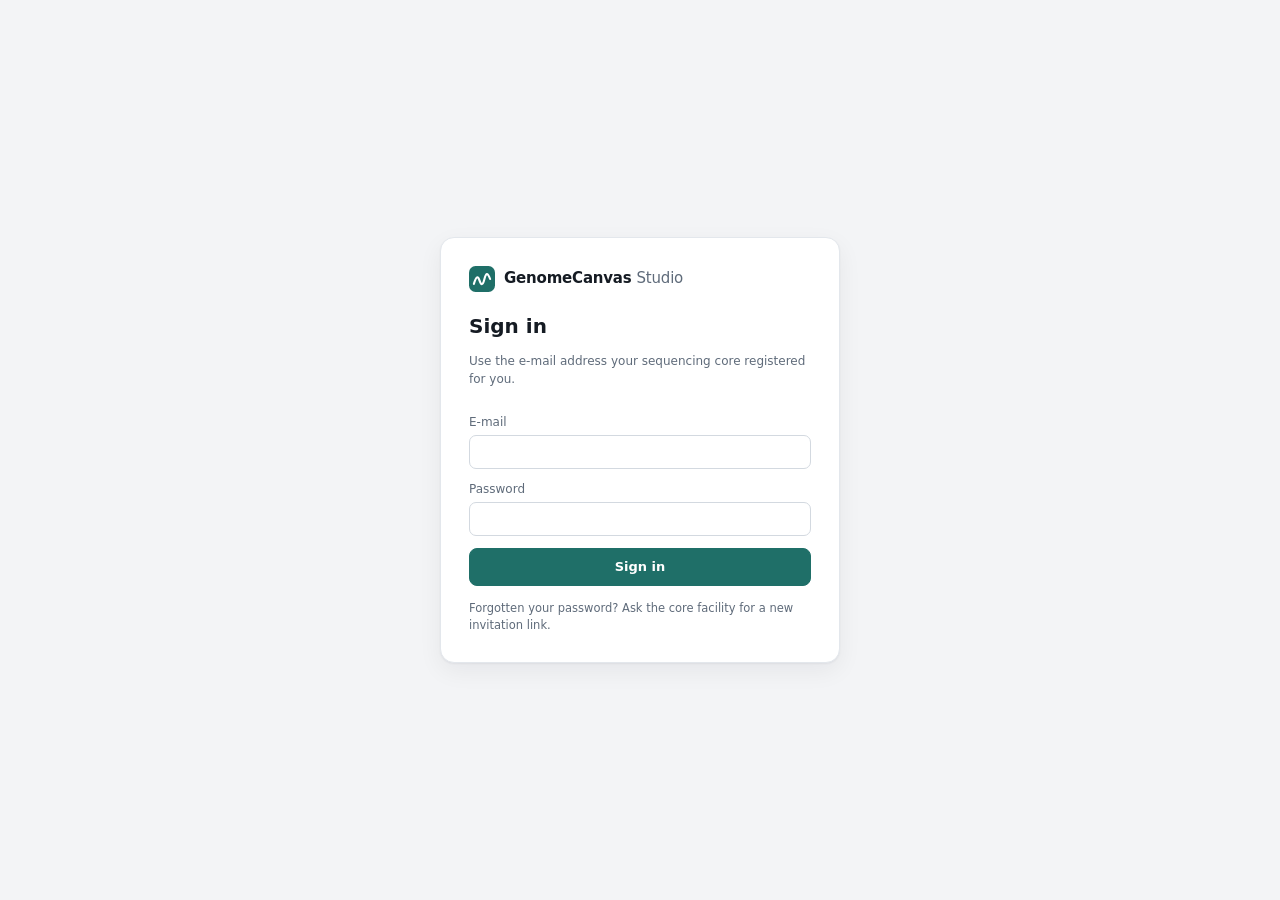
<file: web/login.html>
<!doctype html>
<html lang="en">
<head>
<meta charset="utf-8">
<meta name="viewport" content="width=device-width,initial-scale=1">
<title>Sign in · GenomeCanvas Studio</title>
<link rel="icon" href="data:image/svg+xml,%3Csvg xmlns='http://www.w3.org/2000/svg' viewBox='0 0 32 32'%3E%3Crect width='32' height='32' rx='8' fill='%231f6f68'/%3E%3Cpath d='M6 22c3-10 5-10 7-4s4 6 6-2 4-8 7 0' stroke='white' stroke-width='2.6' fill='none' stroke-linecap='round'/%3E%3C/svg%3E">
<link rel="stylesheet" href="styles.css">
<script defer src="login.js"></script>
</head>
<body class="auth-page">
<main class="auth-card">
  <div class="brand">
    <svg viewBox="0 0 32 32" aria-hidden="true"><rect width="32" height="32" rx="8"/><path d="M6 22c3-10 5-10 7-4s4 6 6-2 4-8 7 0"/></svg>
    <span>GenomeCanvas<em>Studio</em></span>
  </div>
  <h1 id="heading">Sign in</h1>
  <p id="lead" class="hint">Use the e-mail address your sequencing core registered for you.</p>
  <form id="form" novalidate>
    <label class="dialog-field" id="emailrow"><span>E-mail</span><input id="email" type="email" autocomplete="username" required></label>
    <label class="dialog-field"><span id="pwlabel">Password</span><input id="password" type="password" autocomplete="current-password" required></label>
    <label class="dialog-field" id="confirmrow" hidden><span>Repeat password</span><input id="confirm" type="password" autocomplete="new-password"></label>
    <p id="error" class="auth-error" role="alert" hidden></p>
    <button class="btn primary wide" id="submit">Sign in</button>
  </form>
  <p class="hint small" id="foot">Forgotten your password? Ask the core facility for a new invitation link.</p>
</main>
</body>
</html>
</file>
<file: web/styles.css>
:root{
  --bg:#f3f4f6;--panel:#ffffff;--panel-2:#f8f9fb;--ink:#151b23;--muted:#5f6b7a;--faint:#8a95a3;
  --line:#e3e7ec;--line-2:#d3d9e0;--accent:#1f6f68;--accent-ink:#ffffff;--accent-soft:#e5f1ef;
  --warn:#9a5b06;--warn-soft:#fdf3e1;--danger:#b42318;--danger-soft:#fdecea;--ok:#177245;--ok-soft:#e5f4ec;
  --shadow:0 1px 2px rgba(16,24,40,.05),0 8px 24px rgba(16,24,40,.06);
  --radius:10px;--mono:ui-monospace,SFMono-Regular,Menlo,Consolas,monospace;
  --checker:conic-gradient(#e9ecef 25%,#fff 0 50%,#e9ecef 0 75%,#fff 0) 0 0/16px 16px;
  color-scheme:light;
}
@media (prefers-color-scheme:dark){:root:not([data-theme="light"]){
  --bg:#0d1116;--panel:#151a21;--panel-2:#1a2029;--ink:#e6ebf1;--muted:#9aa6b4;--faint:#6f7b89;
  --line:#242c36;--line-2:#323c48;--accent:#5bc4b6;--accent-ink:#0b1f1c;--accent-soft:#163331;
  --warn:#f0b357;--warn-soft:#33270f;--danger:#f2877c;--danger-soft:#3a1916;--ok:#6fd39b;--ok-soft:#14301f;
  --shadow:0 1px 2px rgba(0,0,0,.3),0 8px 24px rgba(0,0,0,.25);
  --checker:conic-gradient(#2a313b 25%,#1d232b 0 50%,#2a313b 0 75%,#1d232b 0) 0 0/16px 16px;
  color-scheme:dark;
}}
:root[data-theme="dark"]{
  --bg:#0d1116;--panel:#151a21;--panel-2:#1a2029;--ink:#e6ebf1;--muted:#9aa6b4;--faint:#6f7b89;
  --line:#242c36;--line-2:#323c48;--accent:#5bc4b6;--accent-ink:#0b1f1c;--accent-soft:#163331;
  --warn:#f0b357;--warn-soft:#33270f;--danger:#f2877c;--danger-soft:#3a1916;--ok:#6fd39b;--ok-soft:#14301f;
  --shadow:0 1px 2px rgba(0,0,0,.3),0 8px 24px rgba(0,0,0,.25);
  --checker:conic-gradient(#2a313b 25%,#1d232b 0 50%,#2a313b 0 75%,#1d232b 0) 0 0/16px 16px;
  color-scheme:dark;
}
*{box-sizing:border-box}
html,body{height:100%}
body{margin:0;background:var(--bg);color:var(--ink);font:13px/1.45 "Inter",ui-sans-serif,system-ui,-apple-system,"Segoe UI",sans-serif;-webkit-font-smoothing:antialiased}
button,input,select,textarea{font:inherit;color:inherit}
[hidden]{display:none!important}
code,kbd{font-family:var(--mono);font-size:11px}
code{background:var(--panel-2);border:1px solid var(--line);padding:0 4px;border-radius:4px}
:focus-visible{outline:2px solid var(--accent);outline-offset:2px}

#app{display:grid;grid-template-rows:auto auto 1fr auto;height:100vh;min-height:0}

/* ---------- top bar ---------- */
.topbar{display:flex;align-items:center;gap:18px;padding:10px 18px;background:var(--panel);border-bottom:1px solid var(--line)}
.brand{display:flex;align-items:center;gap:9px;font-weight:650;font-size:15px;letter-spacing:-.2px;white-space:nowrap}
.brand svg{width:26px;height:26px}.brand rect{fill:var(--accent)}.brand path{stroke:var(--accent-ink);stroke-width:2.6;fill:none;stroke-linecap:round}
.brand em{font-style:normal;font-weight:500;color:var(--muted);margin-left:5px}
.categories{display:flex;gap:2px;flex:1;overflow-x:auto;scrollbar-width:none}
.categories button{border:0;background:none;padding:7px 12px;border-radius:7px;color:var(--muted);cursor:pointer;white-space:nowrap;font-weight:500}
.categories button:hover{background:var(--panel-2);color:var(--ink)}
.categories button[aria-pressed="true"]{background:var(--accent-soft);color:var(--accent);font-weight:600}
.top-actions{display:flex;align-items:center;gap:8px}
.live{display:flex;align-items:center;gap:6px;color:var(--muted);cursor:pointer;padding:0 6px;user-select:none}
.live input{accent-color:var(--accent)}

.plots{display:flex;gap:8px;padding:10px 18px;background:var(--panel);border-bottom:1px solid var(--line);overflow-x:auto;scrollbar-width:thin}
.plot-card{display:flex;align-items:center;gap:9px;border:1px solid var(--line);background:var(--panel);padding:6px 12px 6px 7px;border-radius:9px;cursor:pointer;white-space:nowrap;color:var(--ink);transition:border-color .12s,background .12s}
.plot-card:hover{border-color:var(--line-2);background:var(--panel-2)}
.plot-card[aria-selected="true"]{border-color:var(--accent);background:var(--accent-soft);box-shadow:inset 0 0 0 1px var(--accent)}
.plot-card svg{width:30px;height:22px;flex:none;border-radius:4px;background:var(--panel-2)}
.plot-card[aria-selected="true"] svg{background:var(--panel)}
.plot-card .ok{width:6px;height:6px;border-radius:50%;background:var(--ok);flex:none}
.plot-card .ok.no{background:var(--line-2)}

/* ---------- buttons & inputs ---------- */
.btn{display:inline-flex;align-items:center;gap:7px;border:1px solid var(--line-2);background:var(--panel);padding:7px 12px;border-radius:8px;cursor:pointer;font-weight:500;white-space:nowrap}
.btn:hover:not(:disabled){background:var(--panel-2)}
.btn:disabled{opacity:.5;cursor:not-allowed}
.btn.primary{background:var(--accent);border-color:var(--accent);color:var(--accent-ink);font-weight:600;padding:7px 14px}
.btn.primary:hover:not(:disabled){background:var(--accent);filter:brightness(1.08)}
.btn.primary kbd{opacity:.7;font-size:10px}
.btn.ghost{border-color:transparent;background:none;color:var(--muted)}
.btn.ghost:hover:not(:disabled){color:var(--ink)}
.btn.small{padding:4px 9px;font-size:12px;border-radius:7px}
.btn.icon{padding:7px;width:34px;justify-content:center}
.btn.icon svg{width:16px;height:16px;fill:none;stroke:currentColor;stroke-width:1.8}
.btn.danger{color:var(--danger)}
.input,.field input:not([type=checkbox]):not([type=color]):not([type=range]),.field select,.field textarea{width:100%;border:1px solid var(--line-2);background:var(--panel);border-radius:7px;padding:6px 9px;min-width:0}
.field textarea{font-family:var(--mono);font-size:11.5px;resize:vertical;min-height:64px;line-height:1.5}
.input:focus,.field :is(input,select,textarea):focus{border-color:var(--accent);outline:none;box-shadow:0 0 0 3px var(--accent-soft)}
input[type=range]{accent-color:var(--accent);width:100%}
input[type=checkbox]{accent-color:var(--accent);width:15px;height:15px;margin:0;flex:none}
.seg{display:inline-flex;background:var(--panel-2);border:1px solid var(--line);border-radius:8px;padding:2px;gap:2px}
.seg button{border:0;background:none;padding:4px 10px;border-radius:6px;cursor:pointer;color:var(--muted);font-size:12px;font-weight:500}
.seg button[aria-selected="true"],.seg button[aria-pressed="true"]{background:var(--panel);color:var(--ink);box-shadow:0 1px 2px rgba(0,0,0,.08)}
.seg.small button{padding:3px 8px}

/* ---------- workspace ---------- */
.workspace{display:grid;grid-template-columns:320px minmax(0,1fr) 340px;min-height:0}
.panel{background:var(--panel);display:flex;flex-direction:column;min-height:0}
.panel.data{border-right:1px solid var(--line)}
.panel.settings{border-left:1px solid var(--line)}
.panel-head{display:flex;align-items:center;justify-content:space-between;gap:8px;padding:12px 14px 10px}
.panel-head h2{font-size:12px;text-transform:uppercase;letter-spacing:.08em;color:var(--muted);margin:0;font-weight:650}
.head-actions{display:flex;gap:2px}
.panel-body{padding:0 14px 18px;overflow-y:auto;min-height:0;flex:1}
.hint{color:var(--muted);font-size:12px;margin:2px 0 10px}
.muted{color:var(--faint)}

.dropzone{border:1.5px dashed var(--line-2);border-radius:var(--radius);padding:16px 12px;text-align:center;cursor:pointer;color:var(--muted);display:grid;gap:4px;justify-items:center;transition:all .15s;background:var(--panel-2)}
.dropzone svg{width:22px;height:22px;fill:none;stroke:var(--accent);stroke-width:1.8;stroke-linecap:round;stroke-linejoin:round}
.dropzone strong{color:var(--ink)}
.dropzone small{font-size:11px;color:var(--faint)}
.dropzone:hover,.dropzone.over{border-color:var(--accent);background:var(--accent-soft)}
body.dragging .dropzone{border-color:var(--accent);background:var(--accent-soft);transform:scale(1.01)}
.upload-row{display:grid;grid-template-columns:1fr auto;gap:2px 8px;font-size:12px;margin-top:8px}
.upload-row .bar{grid-column:1/-1;height:4px;border-radius:2px;background:var(--line);overflow:hidden}
.upload-row .bar i{display:block;height:100%;background:var(--accent);width:0;transition:width .15s}
.upload-row.error{color:var(--danger)}

.needs{display:flex;flex-wrap:wrap;gap:6px;margin:12px 0 4px}
.chip{display:inline-flex;align-items:center;gap:5px;font-size:11.5px;padding:2px 8px;border-radius:99px;background:var(--panel-2);border:1px solid var(--line);color:var(--muted);white-space:nowrap}
.chip.ok{background:var(--ok-soft);border-color:transparent;color:var(--ok)}
.chip.miss{background:var(--warn-soft);border-color:transparent;color:var(--warn)}
.chip.err{background:var(--danger-soft);border-color:transparent;color:var(--danger)}

.group-head{display:flex;align-items:center;justify-content:space-between;margin:16px 0 4px;font-size:11px;font-weight:650;text-transform:uppercase;letter-spacing:.07em;color:var(--muted)}
.group-head .btn{font-size:11px;text-transform:none;letter-spacing:0;font-weight:500;padding:2px 6px}
.file{border:1px solid transparent;border-radius:8px;margin:0 -6px;transition:background .1s}
.file:hover{background:var(--panel-2)}
.file.open{background:var(--panel-2);border-color:var(--line)}
.file.off .file-main{opacity:.5}
.file.dragover{border-color:var(--accent);border-style:dashed}
.file-main{display:grid;grid-template-columns:auto auto 1fr auto auto;align-items:center;gap:8px;padding:5px 6px}
.swatch{width:16px;height:16px;border-radius:5px;border:1px solid rgba(0,0,0,.08);padding:0;cursor:pointer;position:relative;overflow:hidden;flex:none}
.swatch input{position:absolute;inset:-6px;width:30px;height:30px;opacity:0;cursor:pointer}
.swatch.none{background:var(--checker)}
.file-label{border:1px solid transparent;background:none;padding:2px 5px;border-radius:5px;min-width:0;width:100%;font-weight:500;text-overflow:ellipsis}
.file-label:hover{border-color:var(--line-2)}
.file-label:focus{border-color:var(--accent);background:var(--panel);outline:none}
.file .tag{font-size:10.5px;color:var(--faint);max-width:90px;overflow:hidden;text-overflow:ellipsis;white-space:nowrap}
.file .more{border:0;background:none;cursor:pointer;color:var(--faint);padding:2px 4px;border-radius:5px;font-size:15px;line-height:1}
.file .more:hover{color:var(--ink);background:var(--line)}
.file .grip{cursor:grab;color:var(--faint);font-size:11px;letter-spacing:-2px;user-select:none}
.file-detail{padding:4px 8px 10px 30px;display:grid;gap:8px}
.file-detail .row{display:grid;grid-template-columns:62px 1fr;align-items:center;gap:8px;font-size:12px}
.file-detail .row>span{color:var(--muted)}
.file-detail .meta{font-size:11px;color:var(--faint);line-height:1.5;overflow-wrap:anywhere}
.file-detail .warn{color:var(--danger);font-size:11.5px}
.file-detail .actions{display:flex;gap:6px;justify-content:flex-end}
.empty{color:var(--faint);font-size:12px;padding:6px 0}

.library{margin-top:10px}
.lib-dir{font-size:11px;font-weight:650;color:var(--muted);margin:12px 0 2px;text-transform:uppercase;letter-spacing:.05em}
.lib-item{display:grid;grid-template-columns:auto 1fr auto;gap:8px;align-items:center;padding:5px 6px;border-radius:7px;cursor:pointer;margin:0 -6px}
.lib-item:hover{background:var(--panel-2)}
.lib-item .name{overflow:hidden;text-overflow:ellipsis;white-space:nowrap}
.lib-item .size{font-size:11px;color:var(--faint)}
.lib-item.added{opacity:.55}
.role-dot{width:8px;height:8px;border-radius:2px}
.role-signal{background:#2a7f78}.role-regions{background:#c0714f}.role-genes{background:#4f6d8f}

.example{border:1px solid var(--line);border-radius:var(--radius);padding:12px;margin-bottom:10px;display:grid;gap:6px;background:var(--panel-2)}
.example h3{margin:0;font-size:13px}
.example p{margin:0;color:var(--muted);font-size:12px}
.example .btn{justify-self:start}

/* ---------- stage ---------- */
.stage{display:grid;grid-template-rows:auto 1fr auto;min-width:0;min-height:0}
.stage-bar{display:flex;align-items:center;justify-content:space-between;gap:10px;padding:10px 18px;flex-wrap:wrap}
.crumbs{color:var(--muted);display:flex;gap:6px;align-items:baseline;min-width:0}
.crumbs strong{color:var(--ink);font-weight:600;font-size:14px}
.crumbs .sep{color:var(--line-2)}
.stage-tools{display:flex;gap:8px;align-items:center}
.canvas{position:relative;overflow:auto;padding:6px 18px 18px;min-height:0;display:grid}
.paper{background:#fff;border-radius:var(--radius);box-shadow:var(--shadow);border:1px solid var(--line);margin:auto;display:grid;place-items:center;min-width:min(100%,560px);min-height:360px;padding:18px;transition:box-shadow .2s}
.paper.fit{width:100%;height:100%;overflow:hidden}
.paper.fit img{max-width:100%;max-height:100%;object-fit:contain;min-height:0}
.paper.checker{background:var(--checker)}
.paper img{display:block}
.paper.stale img{opacity:.45;filter:grayscale(.4);transition:opacity .2s}
.placeholder{text-align:center;color:#5f6b7a;max-width:360px}
.placeholder svg{width:140px;height:70px;fill:none;stroke:#1f6f68;stroke-width:2.5;stroke-linecap:round;opacity:.5}
.placeholder h3{color:#151b23;margin:8px 0 4px;font-size:16px}
.placeholder p{margin:0}
.placeholder.error svg{stroke:#b42318}
.placeholder.error h3{color:#b42318}
.placeholder pre{white-space:pre-wrap;text-align:left;font-size:12px;background:#fdecea;color:#7a1a12;padding:10px;border-radius:8px}
.busy{position:absolute;top:16px;right:30px;display:flex;align-items:center;gap:10px;background:var(--panel);border:1px solid var(--line);box-shadow:var(--shadow);padding:8px 14px;border-radius:99px;font-size:12px}
.spinner{width:14px;height:14px;border:2px solid var(--accent-soft);border-top-color:var(--accent);border-radius:50%;animation:spin .8s linear infinite}
@keyframes spin{to{transform:rotate(360deg)}}

.history{display:flex;gap:8px;padding:0 18px 12px;overflow-x:auto;min-height:0}
.history:empty{display:none}
.thumb{flex:none;width:92px;border:1px solid var(--line);border-radius:8px;background:#fff;cursor:pointer;padding:3px;position:relative}
.thumb img{width:100%;height:56px;object-fit:contain;display:block}
.thumb span{display:block;font-size:10px;color:#5f6b7a;white-space:nowrap;overflow:hidden;text-overflow:ellipsis;padding:2px 2px 0}
.thumb.current{border-color:var(--accent);box-shadow:0 0 0 1px var(--accent)}
.thumb:hover{border-color:var(--line-2)}

/* ---------- menus ---------- */
.menu-wrap{position:relative}
.menu{position:absolute;right:0;top:calc(100% + 6px);z-index:20;background:var(--panel);border:1px solid var(--line);border-radius:9px;box-shadow:var(--shadow);padding:5px;min-width:220px;display:grid}
.menu button,.menu a{all:unset;display:flex;justify-content:space-between;gap:12px;padding:7px 10px;border-radius:6px;cursor:pointer;font-size:12.5px}
.menu button:hover,.menu a:hover{background:var(--panel-2)}
.menu .sub{color:var(--faint);font-size:11px}
.menu hr{border:0;border-top:1px solid var(--line);margin:4px 0}
.menu .label{padding:6px 10px 2px;font-size:10.5px;text-transform:uppercase;letter-spacing:.07em;color:var(--faint)}

/* ---------- settings ---------- */
.settings-search{padding:0 14px 8px}
details.section{border-top:1px solid var(--line)}
details.section:first-child{border-top:0}
details.section>summary{list-style:none;display:flex;align-items:center;justify-content:space-between;padding:11px 0;cursor:pointer;font-weight:600;user-select:none}
details.section>summary::-webkit-details-marker{display:none}
details.section>summary::after{content:"";width:7px;height:7px;border-right:1.5px solid var(--faint);border-bottom:1.5px solid var(--faint);transform:rotate(-45deg);transition:transform .15s;margin-right:4px}
details.section[open]>summary::after{transform:rotate(45deg)}
details.section>summary .count{font-weight:500;color:var(--faint);font-size:11px;margin-left:auto;margin-right:10px}
.section-body{display:grid;grid-template-columns:1fr 1fr;gap:10px 10px;padding-bottom:14px}
.field{display:grid;gap:4px;min-width:0}
.field.wide{grid-column:1/-1}
.field>label{font-size:11.5px;color:var(--muted);display:flex;align-items:center;gap:6px}
.field>label output{font-family:var(--mono);color:var(--ink);font-size:11px;margin-left:auto}
.field.check{grid-template-columns:auto 1fr;align-items:center;gap:8px}
.field.check>label{color:var(--ink);font-size:12.5px;order:2;cursor:pointer}
.field .help{font-size:11px;color:var(--faint);line-height:1.4}
.field.dim{opacity:.45;pointer-events:none}
.field.changed>label::before{content:"";width:5px;height:5px;border-radius:50%;background:var(--accent);display:inline-block;margin-right:4px;align-self:center}
.field.check.changed>label::before{display:none}
.color-input{display:flex;gap:6px;align-items:center}
.color-input input[type=color]{width:30px;height:28px;border:1px solid var(--line-2);border-radius:7px;padding:2px;background:var(--panel);cursor:pointer;flex:none}
.inline-btns{display:flex;gap:6px;flex-wrap:wrap}
.sample-picks{display:flex;gap:4px 12px;flex-wrap:wrap}
.sample-pick{display:flex;align-items:center;gap:5px;font-size:12.5px;color:var(--ink);cursor:pointer}

.palettes{display:grid;gap:5px}
.palette{text-align:left;color:var(--ink);display:grid;grid-template-columns:1fr auto;align-items:center;gap:8px;padding:6px 8px;border:1px solid var(--line);border-radius:8px;cursor:pointer;background:var(--panel)}
.palette:hover{border-color:var(--line-2)}
.palette[aria-pressed="true"]{border-color:var(--accent);box-shadow:inset 0 0 0 1px var(--accent)}
.palette .name{font-size:12px}
.palette .dots{display:flex}
.palette .dots i{width:14px;height:14px;border-radius:50%;margin-left:-3px;border:2px solid var(--panel)}
.cmaps{display:grid;grid-template-columns:repeat(auto-fill,minmax(92px,1fr));gap:6px}
.cmap{border:1px solid var(--line);border-radius:7px;padding:4px;cursor:pointer;background:var(--panel);display:grid;gap:3px;text-align:left}
.cmap i{display:block;height:14px;border-radius:4px}
.cmap span{font-size:10.5px;color:var(--muted);white-space:nowrap;overflow:hidden;text-overflow:ellipsis}
.cmap[aria-pressed="true"]{border-color:var(--accent);box-shadow:inset 0 0 0 1px var(--accent)}
.gene-results{display:grid;border:1px solid var(--line);border-radius:7px;max-height:180px;overflow:auto;background:var(--panel)}
.gene-results button{all:unset;display:flex;justify-content:space-between;gap:8px;padding:5px 9px;cursor:pointer;font-size:12px}
.gene-results button:hover{background:var(--panel-2)}
.gene-results small{color:var(--faint);font-family:var(--mono);font-size:10.5px}
.field-note{grid-column:1/-1;font-size:11.5px;padding:6px 9px;border-radius:7px;background:var(--warn-soft);color:var(--warn)}

.statusbar{display:flex;justify-content:space-between;gap:12px;padding:6px 18px;border-top:1px solid var(--line);background:var(--panel);font-size:11.5px;color:var(--muted)}
.statusbar .err{color:var(--danger)}
.toast{position:fixed;bottom:44px;left:50%;transform:translateX(-50%);background:var(--ink);color:var(--panel);padding:8px 14px;border-radius:8px;font-size:12.5px;box-shadow:var(--shadow);z-index:50;max-width:min(90vw,560px)}

/* ---------- responsive ---------- */
@media (max-width:1280px){.workspace{grid-template-columns:280px minmax(0,1fr) 310px}}
@media (max-width:1040px){
  #app{height:auto;min-height:100vh}
  .workspace{grid-template-columns:1fr;}
  .panel.data,.panel.settings{border:0;border-bottom:1px solid var(--line)}
  .panel-body{max-height:none;overflow:visible}
  .stage{order:-1;min-height:70vh}
  .paper.fit{height:auto}
  .paper.fit img{max-height:75vh}
  .topbar{flex-wrap:wrap}
  .categories{order:3;flex-basis:100%}
}
@media (max-width:560px){
  .topbar,.plots,.stage-bar{padding-left:12px;padding-right:12px}
  .canvas{padding:6px 12px 12px}
  .live span,.btn.primary kbd,.brand em{display:none}
  .section-body{grid-template-columns:1fr}
}

/* ---------- projects, account, figures (multi-user) ---------- */
.project-pick select{border:1px solid var(--line-2);background:var(--panel-2);border-radius:8px;padding:6px 28px 6px 10px;font-weight:600;max-width:260px;text-overflow:ellipsis}
.avatar{border-radius:50%;width:32px;height:32px;padding:0;font-size:12px;font-weight:650;background:var(--accent-soft);color:var(--accent);border-color:transparent}
#rolechip{background:var(--warn-soft);color:var(--warn);border-color:transparent}
.project-info{margin:0 0 12px;padding:10px 12px;border:1px solid var(--line);border-radius:var(--radius);background:var(--panel-2)}
.pi-name{font-weight:650;display:flex;align-items:center;gap:6px;flex-wrap:wrap}
.pi-desc{color:var(--muted);font-size:12px;margin-top:2px}
.pi-meta{color:var(--faint);font-size:11px;margin-top:4px;display:flex;align-items:center;justify-content:space-between;gap:8px;flex-wrap:wrap}
.pi-scan{margin:-3px -6px -3px 0}
.file .tag em{font-style:normal;color:var(--accent);font-weight:600}
.seg .count{font-size:10.5px;color:var(--faint)}
.crumbs .chip{margin-left:6px}
.figures{display:grid;gap:10px}
.figure-card{border:1px solid var(--line);border-radius:var(--radius);overflow:hidden;background:var(--panel)}
.figure-card.current{border-color:var(--accent);box-shadow:0 0 0 1px var(--accent)}
.figure-thumb{all:unset;display:grid;place-items:center;width:100%;height:120px;background:#fff;cursor:pointer;border-bottom:1px solid var(--line)}
.figure-thumb img{max-width:100%;max-height:116px;object-fit:contain}
.figure-thumb span{color:#8a95a3;font-size:11px}
.figure-meta{padding:8px 10px 4px;display:grid;gap:2px}
.figure-meta small{color:var(--faint);font-size:11px}
.figure-meta p{margin:4px 0 0;font-size:12px;color:var(--muted)}
.figure-actions{display:flex;gap:4px;padding:0 6px 6px}
.dialog{border:1px solid var(--line);border-radius:12px;padding:0;background:var(--panel);color:var(--ink);box-shadow:var(--shadow);width:min(460px,92vw)}
.dialog::backdrop{background:rgba(13,17,22,.45)}
.dialog form{padding:18px 20px;display:grid;gap:12px}
.dialog h3{margin:0;font-size:15px}
.dialog-field{display:grid;gap:4px;font-size:12px;color:var(--muted)}
.dialog-field input,.dialog-field select,.dialog-field textarea{border:1px solid var(--line-2);background:var(--panel);border-radius:7px;padding:7px 9px;color:var(--ink);font:inherit}
.dialog-field small{color:var(--faint)}
.dialog-check{display:flex;gap:8px;align-items:center;font-size:13px}
#dialogbody{display:grid;gap:10px}
.dialog-actions{display:flex;justify-content:flex-end;gap:8px;margin-top:4px}
.menu a{text-decoration:none;color:inherit}
.btn.wide{width:100%;justify-content:center;padding:9px}
a.btn{text-decoration:none;color:inherit}

/* ---------- sign-in ---------- */
.auth-page{display:grid;place-items:center;min-height:100vh;padding:20px}
.auth-card{width:min(400px,100%);background:var(--panel);border:1px solid var(--line);border-radius:14px;box-shadow:var(--shadow);padding:28px;display:grid;gap:10px}
.auth-card h1{font-size:20px;margin:10px 0 0}
.auth-card form{display:grid;gap:12px;margin-top:6px}
.auth-error{margin:0;padding:8px 10px;border-radius:7px;background:var(--danger-soft);color:var(--danger);font-size:12.5px}
.hint.small{font-size:11.5px;margin:4px 0 0}

/* ---------- admin ---------- */
.admin-page{min-height:100vh}
.admin-main{max-width:1280px;margin:0 auto;padding:20px}
.admin-head{display:flex;justify-content:space-between;align-items:flex-start;gap:12px;flex-wrap:wrap;margin-bottom:12px}
.admin-head h1{font-size:20px;margin:0 0 4px}
.admin-filter{max-width:420px;margin-bottom:14px}
.admin-grid{display:grid;grid-template-columns:repeat(auto-fill,minmax(380px,1fr));gap:14px}
.admin-card{background:var(--panel);border:1px solid var(--line);border-radius:12px;padding:14px 16px;display:grid;gap:10px;align-content:start}
.admin-card.inactive{opacity:.65}
.admin-card header{display:flex;justify-content:space-between;gap:8px;align-items:flex-start}
.admin-card h3{margin:0 0 4px;font-size:14px}
.admin-card header .chip{margin-left:4px}
.admin-card .hint{margin:0}
.stats{display:grid;grid-template-columns:repeat(3,1fr);gap:8px;margin:0}
.stats div{background:var(--panel-2);border-radius:8px;padding:6px 8px}
.stats dt{font-size:10.5px;color:var(--faint);text-transform:uppercase;letter-spacing:.05em}
.stats dd{margin:2px 0 0;font-weight:600;font-size:12.5px;overflow-wrap:anywhere}
.members{display:flex;flex-wrap:wrap;gap:6px;align-items:center;font-size:12px}
.members strong{width:100%;font-size:11px;color:var(--muted);text-transform:uppercase;letter-spacing:.05em}
.member{display:inline-flex;gap:5px;align-items:center;background:var(--panel-2);border:1px solid var(--line);border-radius:99px;padding:2px 4px 2px 9px}
.member em{font-style:normal;color:var(--faint);font-size:11px}
.member button{border:0;background:none;cursor:pointer;color:var(--faint);font-size:14px;line-height:1;padding:0 3px}
.member button:hover{color:var(--danger)}
.admin-table{width:100%;border-collapse:collapse;background:var(--panel);border:1px solid var(--line);border-radius:12px;overflow:hidden;font-size:12.5px}
.admin-table th{text-align:left;font-size:11px;text-transform:uppercase;letter-spacing:.05em;color:var(--muted);background:var(--panel-2);padding:8px 10px;font-weight:600}
.admin-table td{padding:8px 10px;border-top:1px solid var(--line);vertical-align:top}
.admin-table tr.inactive td{opacity:.6}
.admin-table .actions{white-space:nowrap;text-align:right}
.admin-table .detail{max-width:420px;overflow-wrap:anywhere;color:var(--muted);font-family:var(--mono);font-size:11px}
.invite{display:grid;gap:8px}
.invite p{margin:0;color:var(--muted)}
@media (max-width:560px){.admin-grid{grid-template-columns:1fr}.stats{grid-template-columns:repeat(2,1fr)}.project-pick select{max-width:150px}}

/* ---------- interactive (Plotly) view ---------- */
.interactive{width:100%;height:min(68vh,640px);min-height:360px}
.paper.fit .interactive{height:100%;align-self:stretch}
.paper.interactive-on{padding:8px}
.interactive-hint{font-size:11px;color:#8a95a3;text-align:center;margin-top:2px}

/* sample QC */
.dialog.wide{width:min(1100px,96vw)}
.qc-dialog{display:grid;gap:10px;min-width:0}
.qc-grid{display:grid;grid-template-columns:repeat(4,minmax(0,1fr));gap:8px}
@media (max-width:720px){.qc-grid{grid-template-columns:1fr 1fr}}
.qc-map{display:grid;gap:6px;justify-items:start}
.qc-tablewrap{overflow:auto;max-height:42vh;border:1px solid var(--line);border-radius:8px}
.qc-tablewrap.short{max-height:24vh}
.qc-tablewrap.tall{max-height:none;flex:1;min-height:0}
.qc-table{border-collapse:collapse;font-size:11.5px;width:max-content;min-width:100%}
.qc-table th,.qc-table td{padding:4px 8px;border-bottom:1px solid var(--line);text-align:left;white-space:nowrap;max-width:280px;overflow:hidden;text-overflow:ellipsis}
.qc-table th{position:sticky;top:0;background:var(--panel-2);font-weight:600;z-index:1}
.qc-table .on{background:var(--accent-soft)}
.qc-table tr.warn td{color:var(--warn)}
.qctable{align-self:stretch;justify-self:stretch;display:flex;flex-direction:column;gap:10px;min-height:0;width:100%;padding:6px}
.qc-head{display:flex;flex-wrap:wrap;gap:6px;align-items:center}
.chip.qc-mark_mismatch,.chip.qc-mislabel{background:var(--danger-soft);color:var(--danger)}
.chip.qc-swap{background:#efe7f7;color:#5b2e8c}
.chip.qc-low_quality,.chip.qc-mislabel_batch{background:var(--warn-soft);color:var(--warn)}
.qc-table tr.qc-mark_mismatch td:nth-child(5),.qc-table tr.qc-mislabel td:nth-child(5){color:var(--danger);font-weight:600}
.qc-table tr.qc-swap td:nth-child(5){color:#6a3d9a;font-weight:600}
.qc-table tr.qc-low_quality td:nth-child(5),.qc-table tr.qc-mislabel_batch td:nth-child(5){color:var(--warn);font-weight:600}
.qc-table tr.qc-undetermined td{color:var(--faint)}

/* ---------- assistant drawer ---------- */
#assistbtn svg{width:15px;height:15px;fill:none;stroke:currentColor;stroke-width:1.8;stroke-linejoin:round}
#assistbtn[aria-expanded="true"]{background:var(--accent-soft);border-color:var(--accent);color:var(--accent)}
.assistant{position:fixed;top:0;right:0;bottom:0;width:min(460px,100vw);z-index:30;display:grid;grid-template-rows:auto 1fr auto;background:var(--panel);border-left:1px solid var(--line);box-shadow:-12px 0 32px rgba(16,24,40,.12)}
.assist-head{display:flex;align-items:center;gap:6px;padding:10px 12px;border-bottom:1px solid var(--line)}
.assist-head h2{font-size:12px;text-transform:uppercase;letter-spacing:.08em;color:var(--muted);margin:0 4px 0 2px;font-weight:650}
.assist-head select{flex:1;min-width:0;padding:4px 8px;font-size:12px}
.assist-head .menu{max-height:60vh;overflow:auto;min-width:280px}
.assist-log{overflow-y:auto;padding:14px 14px 6px;display:flex;flex-direction:column;gap:10px;min-height:0}
.assist-log>*{flex-shrink:0}
.assist-empty{color:var(--muted);text-align:center;margin:auto;max-width:320px;line-height:1.6}
.assist-empty strong{display:block;color:var(--ink);font-size:14px;margin-bottom:4px}
.assist-empty .chip{cursor:pointer;margin:3px;white-space:normal;text-align:left}
.assist-empty .chip:hover{border-color:var(--accent);color:var(--accent)}
.msg{max-width:100%;line-height:1.55;overflow-wrap:anywhere}
.msg.user{align-self:flex-end;max-width:85%;background:var(--accent-soft);color:var(--ink);padding:8px 12px;border-radius:12px 12px 3px 12px;white-space:pre-wrap}
.msg.bot p{margin:0 0 8px}.msg.bot p:last-child{margin-bottom:0}
.msg.bot ul,.msg.bot ol{margin:0 0 8px;padding-left:20px}
.msg.bot li{margin:2px 0}
.msg.bot blockquote{margin:0 0 8px;padding:6px 10px;border-left:3px solid var(--line-2);color:var(--muted);background:var(--panel-2);border-radius:0 6px 6px 0}
.msg.bot pre{margin:0 0 8px;padding:8px 10px;background:var(--panel-2);border:1px solid var(--line);border-radius:7px;overflow-x:auto;font-size:11px}
.msg.bot pre code{border:0;padding:0;background:none}
.msg.bot h4{margin:6px 0 4px;font-size:13px}
.msg.err{color:var(--danger);background:var(--danger-soft);padding:7px 11px;border-radius:8px}
.step{align-self:flex-start;display:inline-flex;align-items:center;gap:7px;font-size:12px;color:var(--muted);padding:3px 10px 3px 8px;border:1px solid var(--line);border-radius:99px;background:var(--panel-2)}
.step::before{content:"";width:7px;height:7px;border-radius:50%;background:var(--ok)}
.step.running::before{background:var(--accent);animation:pulse 1s ease-in-out infinite}
@keyframes pulse{50%{opacity:.25}}
.assist-fig{border:1px solid var(--line);border-radius:var(--radius);overflow:hidden;background:#fff}
.assist-fig img{display:block;width:100%;cursor:zoom-in}
.assist-fig .bar{display:flex;gap:6px;justify-content:flex-end;padding:6px 8px;background:var(--panel);border-top:1px solid var(--line)}
.assist-input{padding:10px 12px 12px;border-top:1px solid var(--line);display:grid;gap:8px}
.assist-input textarea{resize:vertical;min-height:62px;max-height:40vh}
.assist-actions{display:flex;align-items:center;gap:8px}
.assist-actions .muted{flex:1;font-size:11.5px}
</file>
